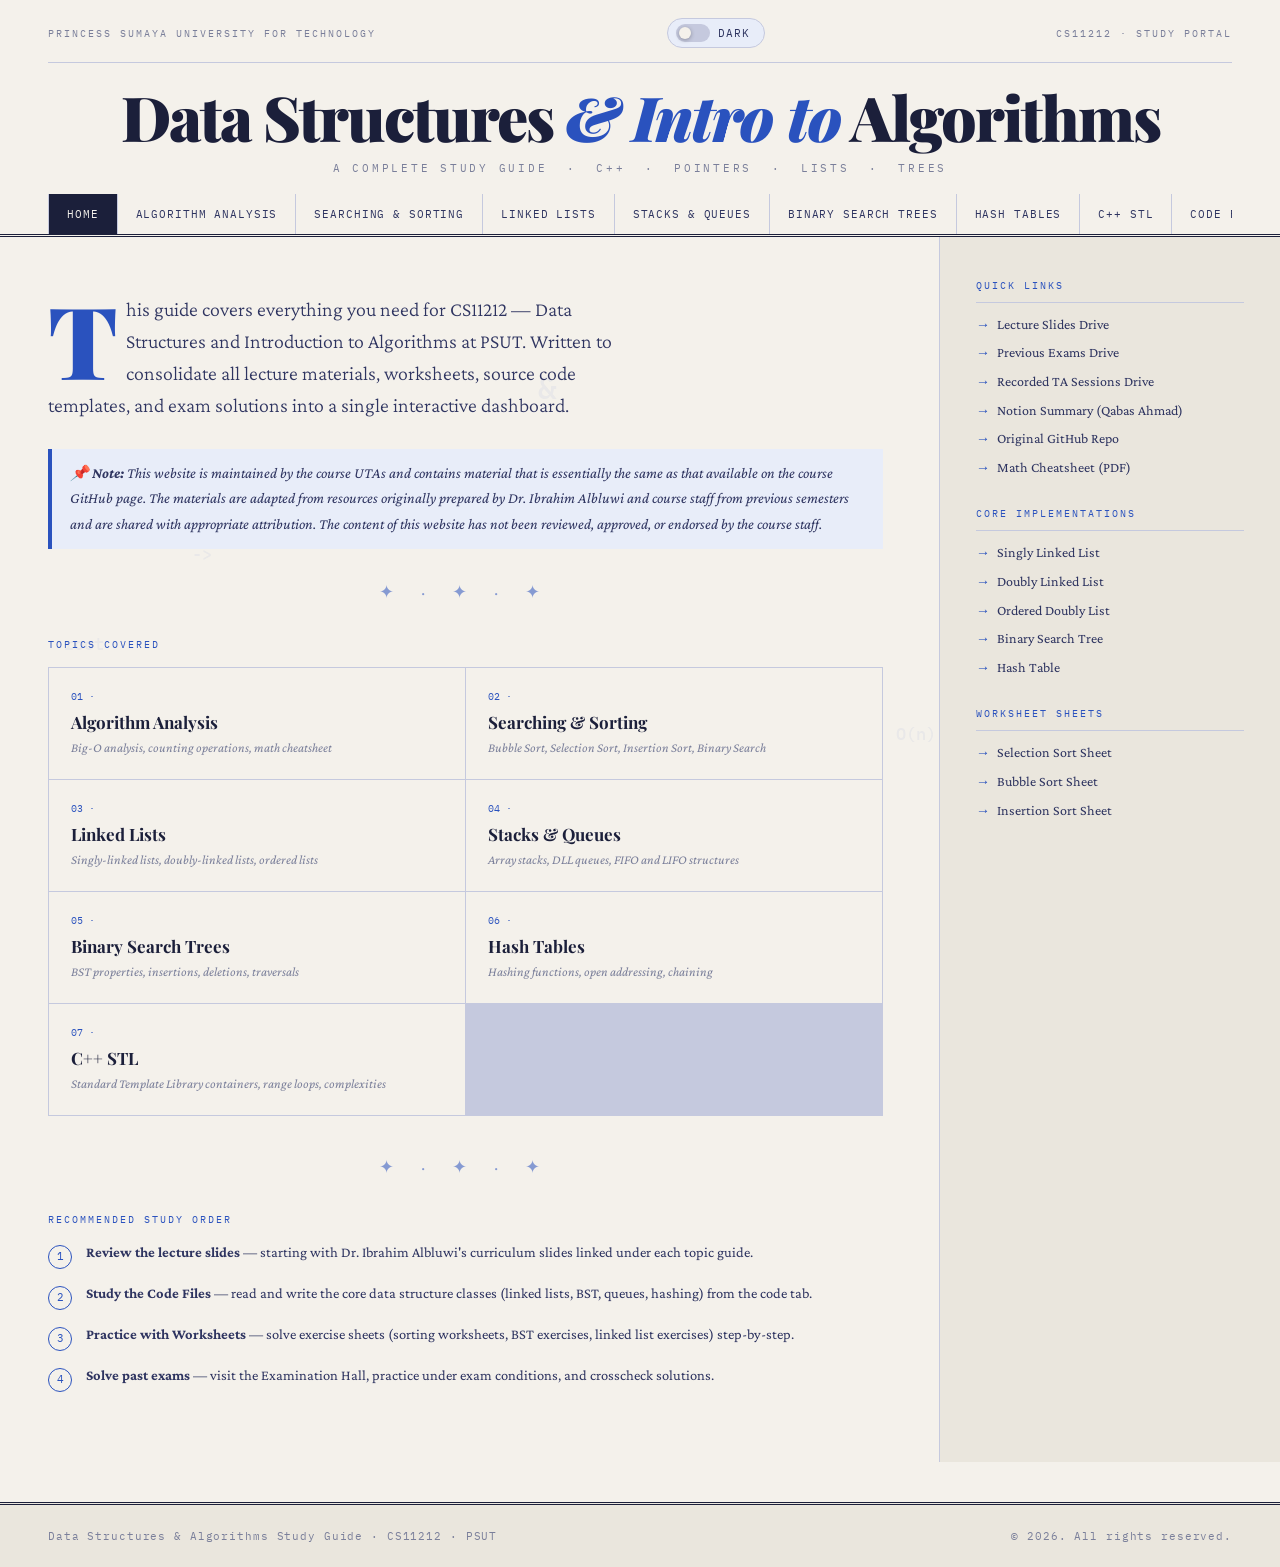
<file: index.html>
<!DOCTYPE html>
<html lang="en">

<head>
  <meta charset="UTF-8" />
  <meta name="viewport" content="width=device-width, initial-scale=1.0" />
  <title>Data Structures & Algorithms — CS11212</title>
  <meta name="description" content="A comprehensive interactive study guide and resource hub for PSUT's Data Structures and Introduction to Algorithms course." />
  <link
    href="https://fonts.googleapis.com/css2?family=Playfair+Display:ital,wght@0,700;0,900;1,700&family=Crimson+Pro:ital,wght@0,300;0,400;0,600;1,300;1,400&family=IBM+Plex+Mono:wght@400;500&display=swap"
    rel="stylesheet" />
  <style>
    /* ── LIGHT THEME (parchment cream + royal blue) ── */
    :root {
      --paper: #f4f1eb;
      --paper2: #eae6dd;
      --ink: #1b1f3a;
      --ink2: #2e3460;
      --muted: #7a7f9a;
      --rust: #2a52be;
      --rust-light: #b4c4f0;
      --rust-pale: #e8edf9;
      --border: #c5c9de;
      --code-bg: #0d1117;
      --code-text: #c9d1d9;
      --code-ln: #484f58;
      --code-kw: #ff7b72;
      --code-st: #a5d6a7;
      --code-nu: #ffa657;
      --code-fn: #79c0ff;
      --code-cm: #8b949e;
      --code-pp: #d2a8ff;
    }

    /* ── DARK THEME (deep navy + electric cyan) ── */
    html.dark {
      --paper: #0d1b2a;
      --paper2: #112240;
      --ink: #ccd6f6;
      --ink2: #a8b2d8;
      --muted: #637aad;
      --rust: #64ffda;
      --rust-light: #1d3d5c;
      --rust-pale: #0a192f;
      --border: #1e3a5f;
      --code-bg: #060f1a;
      --code-text: #ccd6f6;
      --code-ln: #334166;
      --code-kw: #ff79c6;
      --code-st: #50fa7b;
      --code-nu: #ffb86c;
      --code-fn: #64dfdf;
      --code-cm: #6272a4;
      --code-pp: #bd93f9;
    }

    *,
    *::before,
    *::after {
      box-sizing: border-box;
      margin: 0;
      padding: 0;
      transition: background-color 0.35s ease, color 0.35s ease, border-color 0.35s ease;
    }

    html {
      scroll-behavior: smooth;
    }

    body {
      background: var(--paper);
      color: var(--ink);
      font-family: 'Crimson Pro', Georgia, serif;
      font-size: 17px;
      line-height: 1.7;
      min-height: 100vh;
      position: relative;
    }

    body::before {
      content: "";
      position: fixed;
      top: 0;
      left: 0;
      width: 100%;
      height: 100%;
      background-image: url("https://www.transparenttextures.com/patterns/p6.png");
      opacity: 0.15;
      pointer-events: none;
      z-index: 2000;
    }

    .bg-symbols {
      position: fixed;
      top: 0;
      left: 0;
      width: 100%;
      height: 100%;
      z-index: -1;
      pointer-events: none;
      overflow: hidden;
    }

    .bg-sym {
      position: absolute;
      color: var(--rust);
      font-family: 'IBM Plex Mono', monospace;
      font-weight: 500;
      opacity: 0.05;
      user-select: none;
      animation: floatAround 60s linear infinite;
    }

    @keyframes floatAround {
      0% {
        transform: translate(0, 0) rotate(0deg);
      }
      25% {
        transform: translate(50px, 100px) rotate(90deg);
      }
      50% {
        transform: translate(100px, 50px) rotate(180deg);
      }
      75% {
        transform: translate(50px, -50px) rotate(270deg);
      }
      100% {
        transform: translate(0, 0) rotate(360deg);
      }
    }

    .masthead {
      border-bottom: 3px double var(--ink);
      padding: 0 48px;
      background: var(--paper);
    }

    .masthead-top {
      display: flex;
      align-items: center;
      justify-content: space-between;
      padding: 18px 0 14px;
      border-bottom: 1px solid var(--border);
    }

    .masthead-kicker,
    .masthead-issue {
      font-family: 'IBM Plex Mono', monospace;
      font-size: 10px;
      letter-spacing: 0.2em;
      text-transform: uppercase;
      color: var(--muted);
    }

    .masthead-title {
      text-align: center;
      padding: 20px 0 16px;
    }

    .masthead-title h1 {
      font-family: 'Playfair Display', Georgia, serif;
      font-size: clamp(32px, 5.5vw, 62px);
      font-weight: 900;
      letter-spacing: -2px;
      line-height: 1.1;
      color: var(--ink);
    }

    .masthead-title h1 em {
      font-style: italic;
      color: var(--rust);
    }

    .masthead-title .subtitle {
      font-family: 'IBM Plex Mono', monospace;
      font-size: 11px;
      letter-spacing: 0.25em;
      text-transform: uppercase;
      color: var(--muted);
      margin-top: 8px;
    }

    .nav-strip {
      display: flex;
      overflow-x: auto;
      scrollbar-width: none;
    }

    .nav-strip::-webkit-scrollbar {
      display: none;
    }

    .nav-btn {
      font-family: 'IBM Plex Mono', monospace;
      font-size: 11px;
      letter-spacing: 0.08em;
      text-transform: uppercase;
      color: var(--ink2);
      padding: 13px 18px;
      border: none;
      background: none;
      cursor: pointer;
      border-right: 1px solid var(--border);
      white-space: nowrap;
      transition: all 0.2s;
      flex-shrink: 0;
      position: relative;
    }

    .nav-btn:first-child {
      border-left: 1px solid var(--border);
    }

    .nav-btn:hover {
      background: var(--rust-pale);
      color: var(--rust);
    }

    .nav-btn.active {
      background: var(--ink);
      color: var(--paper);
    }

    .page {
      display: none;
      animation: pgIn 0.4s cubic-bezier(0.16, 1, 0.3, 1);
    }

    .page.active {
      display: block;
    }

    @keyframes pgIn {
      from {
        opacity: 0;
        transform: translateY(8px)
      }
      to {
        opacity: 1;
        transform: translateY(0)
      }
    }

    @keyframes entryUp {
      from {
        opacity: 0;
        transform: translateY(12px)
      }
      to {
        opacity: 1;
        transform: translateY(0)
      }
    }

    /* HOME */
    .home-grid {
      display: grid;
      grid-template-columns: 1fr 340px;
      min-height: calc(100vh - 190px);
    }

    .home-main {
      padding: 56px 56px 56px 48px;
      border-right: 1px solid var(--border);
    }

    .home-side {
      padding: 40px 36px;
      background: var(--paper2);
    }

    .home-lede {
      font-size: 20px;
      line-height: 1.6;
      font-weight: 300;
      margin-bottom: 28px;
      color: var(--ink2);
      max-width: 600px;
    }

    .home-lede::first-letter {
      font-family: 'Playfair Display', serif;
      font-size: 5em;
      font-weight: 900;
      float: left;
      line-height: 0.72;
      margin-right: 8px;
      margin-top: 10px;
      color: var(--rust);
    }

    .ornament {
      text-align: center;
      color: var(--rust);
      font-size: 18px;
      letter-spacing: 12px;
      margin: 28px 0;
      opacity: 0.55;
    }

    .section-tag {
      font-family: 'IBM Plex Mono', monospace;
      font-size: 10px;
      letter-spacing: 0.2em;
      text-transform: uppercase;
      color: var(--rust);
      margin-bottom: 14px;
    }

    .topic-grid {
      display: grid;
      grid-template-columns: 1fr 1fr;
      gap: 1px;
      background: var(--border);
      border: 1px solid var(--border);
      margin-bottom: 36px;
    }

    .topic-cell {
      background: var(--paper);
      padding: 20px 22px;
      cursor: pointer;
      transition: all 0.3s cubic-bezier(0.25, 0.46, 0.45, 0.94);
      opacity: 0;
    }

    .page.active .topic-cell {
      animation: entryUp 0.6s ease both;
    }

    .topic-cell:hover {
      background: var(--paper2);
      transform: translateY(-4px);
      box-shadow: 0 8px 24px rgba(0, 0, 0, 0.05);
      border-color: var(--rust);
      z-index: 2;
    }

    .topic-cell:nth-child(1) { animation-delay: 0.05s; }
    .topic-cell:nth-child(2) { animation-delay: 0.1s; }
    .topic-cell:nth-child(3) { animation-delay: 0.15s; }
    .topic-cell:nth-child(4) { animation-delay: 0.2s; }
    .topic-cell:nth-child(5) { animation-delay: 0.25s; }
    .topic-cell:nth-child(6) { animation-delay: 0.3s; }
    .topic-cell:nth-child(7) { animation-delay: 0.35s; }

    .t-num {
      font-family: 'IBM Plex Mono', monospace;
      font-size: 10px;
      color: var(--rust);
      margin-bottom: 3px;
    }

    .t-name {
      font-family: 'Playfair Display', serif;
      font-size: 17px;
      font-weight: 700;
    }

    .t-desc {
      font-size: 13px;
      color: var(--muted);
      font-style: italic;
    }

    .how-step {
      display: flex;
      gap: 14px;
      margin-bottom: 14px;
      font-size: 14.5px;
      color: var(--ink2);
      line-height: 1.5;
    }

    .sc {
      width: 24px;
      height: 24px;
      border-radius: 50%;
      border: 1.5px solid var(--rust);
      color: var(--rust);
      font-family: 'IBM Plex Mono', monospace;
      font-size: 11px;
      display: flex;
      align-items: center;
      justify-content: center;
      flex-shrink: 0;
      margin-top: 3px;
    }

    .s-label {
      font-family: 'IBM Plex Mono', monospace;
      font-size: 10px;
      letter-spacing: 0.2em;
      text-transform: uppercase;
      color: var(--rust);
      padding-bottom: 8px;
      border-bottom: 1px solid var(--border);
      margin-bottom: 12px;
    }

    .s-links {
      list-style: none;
    }

    .s-links li {
      margin-bottom: 9px;
    }

    .s-links a {
      color: var(--ink2);
      text-decoration: none;
      font-size: 14px;
      display: flex;
      align-items: flex-start;
      gap: 7px;
      line-height: 1.4;
      transition: color 0.15s;
    }

    .s-links a:hover {
      color: var(--rust);
    }

    .s-links a::before {
      content: '→';
      color: var(--rust);
      flex-shrink: 0;
    }

    .s-sec {
      margin-bottom: 28px;
    }

    /* INNER */
    .inner {
      max-width: 1100px;
      margin: 0 auto;
      padding: 52px 48px;
    }

    .pg-head {
      margin-bottom: 36px;
      padding-bottom: 24px;
      border-bottom: 2px solid var(--ink);
      display: flex;
      align-items: flex-end;
      justify-content: space-between;
      gap: 20px;
    }

    .pg-cat {
      font-family: 'IBM Plex Mono', monospace;
      font-size: 10px;
      letter-spacing: 0.2em;
      text-transform: uppercase;
      color: var(--rust);
      margin-bottom: 8px;
    }

    .pg-title {
      font-family: 'Playfair Display', serif;
      font-size: clamp(26px, 4vw, 46px);
      font-weight: 900;
      letter-spacing: -1px;
      line-height: 1.05;
    }

    .pg-by {
      font-style: italic;
      color: var(--muted);
      font-size: 15px;
      margin-top: 5px;
    }

    .pg-icon {
      font-size: 52px;
      opacity: 0.75;
      flex-shrink: 0;
    }

    .two-col {
      display: grid;
      grid-template-columns: 1fr 280px;
      gap: 44px;
    }

    .study-step {
      display: grid;
      grid-template-columns: 32px 1fr;
      gap: 16px;
      margin-bottom: 22px;
      padding-bottom: 22px;
      border-bottom: 1px solid var(--border);
    }

    .study-step:last-child {
      border-bottom: none;
    }

    .sn {
      font-family: 'Playfair Display', serif;
      font-size: 26px;
      font-weight: 900;
      color: var(--rust);
      line-height: 1;
      padding-top: 3px;
    }

    .st-title {
      font-family: 'Crimson Pro', serif;
      font-size: 17px;
      font-weight: 600;
      margin-bottom: 7px;
    }

    .st-text {
      font-size: 15px;
      color: var(--ink2);
      margin-bottom: 10px;
    }

    .chips {
      display: flex;
      flex-wrap: wrap;
      gap: 6px;
      margin-top: 8px;
    }

    .chip {
      display: inline-flex;
      align-items: center;
      gap: 4px;
      padding: 4px 11px;
      border: 1px solid var(--border);
      border-radius: 2px;
      font-size: 12px;
      font-family: 'IBM Plex Mono', monospace;
      color: var(--ink2);
      text-decoration: none;
      background: var(--paper);
      transition: all 0.15s;
      cursor: pointer;
    }

    .chip:hover {
      background: var(--rust);
      color: var(--paper);
      border-color: var(--rust);
    }

    .pull {
      border-left: 4px solid var(--rust);
      padding: 12px 18px;
      margin: 20px 0;
      background: var(--rust-pale);
      font-style: italic;
      font-size: 15px;
      color: var(--ink2);
    }

    .pull a {
      color: var(--rust);
    }

    .sbox {
      background: var(--paper2);
      border: 1px solid var(--border);
      padding: 22px;
      margin-bottom: 20px;
    }

    .sbox-title {
      font-family: 'IBM Plex Mono', monospace;
      font-size: 10px;
      letter-spacing: 0.2em;
      text-transform: uppercase;
      color: var(--muted);
      margin-bottom: 12px;
      padding-bottom: 8px;
      border-bottom: 1px solid var(--border);
    }

    .sbox ul {
      list-style: none;
    }

    .sbox ul li {
      margin-bottom: 7px;
      font-size: 13.5px;
    }

    .sbox ul li strong {
      color: var(--rust);
    }

    /* CODE */
    .code-wrap {
      max-width: 1100px;
      margin: 0 auto;
      padding: 48px;
    }

    .file-tabs {
      display: flex;
      gap: 2px;
      flex-wrap: wrap;
      margin-bottom: 0;
    }

    .ftab {
      font-family: 'IBM Plex Mono', monospace;
      font-size: 11px;
      padding: 8px 13px;
      background: var(--paper2);
      border: 1px solid var(--border);
      border-bottom: none;
      cursor: pointer;
      color: var(--muted);
      transition: all 0.15s;
      border-radius: 3px 3px 0 0;
    }

    .ftab:hover {
      color: var(--ink);
    }

    .ftab.active {
      background: var(--code-bg);
      color: #e8c06e;
      border-color: var(--code-bg);
    }

    .editor {
      background: var(--code-bg);
      border: 1px solid #3a3530;
      border-radius: 0 4px 4px 4px;
      overflow: hidden;
    }

    .ebar {
      background: #2a2520;
      padding: 10px 16px;
      display: flex;
      align-items: center;
      justify-content: space-between;
      border-bottom: 1px solid #3a3530;
    }

    .edots {
      display: flex;
      gap: 6px;
    }

    .ed {
      width: 11px;
      height: 11px;
      border-radius: 50%;
    }

    .ed-r { background: #ff5f57; }
    .ed-y { background: #febc2e; }
    .ed-g { background: #28c840; }

    .efname {
      font-family: 'IBM Plex Mono', monospace;
      font-size: 12px;
      color: #8a7f6a;
    }

    .copybtn {
      font-family: 'IBM Plex Mono', monospace;
      font-size: 11px;
      padding: 4px 12px;
      background: transparent;
      border: 1px solid #3a3530;
      color: #8a7f6a;
      cursor: pointer;
      border-radius: 3px;
      transition: all 0.15s;
    }

    .copybtn:hover {
      color: #e8c06e;
      border-color: #e8c06e;
    }

    pre#cv {
      padding: 0;
      overflow-x: auto;
      font-family: 'IBM Plex Mono', monospace;
      font-size: 12.5px;
      line-height: 1.75;
      color: var(--code-text);
      max-height: 580px;
      scrollbar-width: thin;
      scrollbar-color: #3a3530 transparent;
      display: grid;
    }

    .line {
      display: flex;
      min-width: fit-content;
    }

    .line:hover {
      background: rgba(255, 255, 255, 0.03);
    }

    .ln {
      width: 44px;
      text-align: right;
      padding-right: 16px;
      color: var(--code-ln);
      user-select: none;
      border-right: 1px solid #3a3530;
      background: #2a2520;
      flex-shrink: 0;
    }

    .lc {
      padding-left: 16px;
      white-space: pre;
      flex-grow: 1;
    }

    /* SYNTAX HIGHLIGHTING CLASSES */
    .kw { color: var(--code-kw); font-weight: 500; }
    .cm { color: var(--code-cm); font-style: italic; }
    .st { color: var(--code-st); }
    .pp { color: var(--code-pp); }
    .nu { color: var(--code-nu); }
    .fn { color: var(--code-fn); }

    /* QUIZZES */
    .qgrid {
      display: grid;
      grid-template-columns: repeat(auto-fill, minmax(280px, 1fr));
      gap: 1px;
      background: var(--border);
      border: 1px solid var(--border);
      margin-bottom: 36px;
    }

    .qcard {
      background: var(--paper);
      padding: 26px;
      transition: all 0.3s cubic-bezier(0.25, 0.46, 0.45, 0.94);
      opacity: 0;
    }

    .page.active .qcard {
      animation: entryUp 0.6s ease both;
    }

    .qcard:hover {
      background: var(--paper2);
      transform: translateY(-4px);
      box-shadow: 0 8px 24px rgba(0, 0, 0, 0.05);
      z-index: 2;
    }

    .qgrid .qcard:nth-child(1) { animation-delay: 0.03s; }
    .qgrid .qcard:nth-child(2) { animation-delay: 0.06s; }
    .qgrid .qcard:nth-child(3) { animation-delay: 0.09s; }
    .qgrid .qcard:nth-child(4) { animation-delay: 0.12s; }
    .qgrid .qcard:nth-child(5) { animation-delay: 0.15s; }
    .qgrid .qcard:nth-child(6) { animation-delay: 0.18s; }

    .q-num {
      font-family: 'IBM Plex Mono', monospace;
      font-size: 10px;
      color: var(--rust);
      letter-spacing: 0.15em;
      margin-bottom: 5px;
    }

    .q-title {
      font-family: 'Playfair Display', serif;
      font-size: 19px;
      font-weight: 700;
      margin-bottom: 10px;
    }

    .qcard ul {
      list-style: none;
    }

    .qcard ul li {
      margin-bottom: 6px;
    }

    .qcard ul li a {
      font-size: 14px;
      color: var(--ink2);
      text-decoration: none;
      display: inline-flex;
      align-items: center;
      gap: 6px;
      transition: color 0.15s;
    }

    .qcard ul li a:hover {
      color: var(--rust);
    }

    .qcard ul li a::before {
      content: '→';
      color: var(--rust);
    }

    /* LINKS */
    .lcols {
      display: grid;
      grid-template-columns: repeat(3, 1fr);
      gap: 1px;
      background: var(--border);
      border: 1px solid var(--border);
      margin-bottom: 36px;
    }

    .lcol {
      background: var(--paper);
      padding: 26px;
    }

    .lcol-label {
      font-family: 'IBM Plex Mono', monospace;
      font-size: 10px;
      letter-spacing: 0.2em;
      text-transform: uppercase;
      color: var(--rust);
      margin-bottom: 14px;
      padding-bottom: 8px;
      border-bottom: 1px solid var(--border);
    }

    .lcol ul {
      list-style: none;
    }

    .lcol ul li {
      margin-bottom: 9px;
    }

    .lcol ul li a {
      font-size: 14px;
      color: var(--ink2);
      text-decoration: none;
      display: flex;
      align-items: flex-start;
      gap: 6px;
      line-height: 1.4;
      transition: color 0.15s;
    }

    .lcol ul li a:hover {
      color: var(--rust);
    }

    .lcol ul li a::before {
      content: '→';
      color: var(--rust);
      flex-shrink: 0;
    }

    footer {
      border-top: 3px double var(--ink);
      padding: 22px 48px;
      display: flex;
      justify-content: space-between;
      align-items: center;
      background: var(--paper2);
      font-family: 'IBM Plex Mono', monospace;
      font-size: 11px;
      color: var(--muted);
      letter-spacing: 0.08em;
      margin-top: 40px;
    }

    footer a {
      color: var(--rust);
      text-decoration: none;
    }

    /* TRACING TABLE */
    .tracing-table {
      width: 100%;
      border-collapse: collapse;
      margin: 20px 0;
      font-family: 'IBM Plex Mono', monospace;
      font-size: 13.5px;
    }

    .tracing-table th, .tracing-table td {
      border: 1px solid var(--border);
      padding: 10px 12px;
      text-align: left;
    }

    .tracing-table th {
      background: var(--paper2);
      color: var(--ink);
      font-weight: 500;
    }

    /* THEME TOGGLE */
    .theme-toggle {
      display: flex;
      align-items: center;
      gap: 8px;
      background: var(--rust-pale);
      border: 1.5px solid var(--border);
      border-radius: 999px;
      padding: 5px 14px 5px 8px;
      cursor: pointer;
      font-family: 'IBM Plex Mono', monospace;
      font-size: 11px;
      letter-spacing: 0.1em;
      color: var(--ink2);
      white-space: nowrap;
      flex-shrink: 0;
      transition: all 0.25s ease;
    }

    .theme-toggle:hover {
      background: var(--rust);
      color: var(--paper);
      border-color: var(--rust);
    }

    .toggle-track {
      width: 34px;
      height: 18px;
      background: var(--border);
      border-radius: 999px;
      position: relative;
      transition: background 0.3s ease;
      flex-shrink: 0;
    }

    html.dark .toggle-track {
      background: var(--rust);
    }

    .toggle-thumb {
      width: 12px;
      height: 12px;
      background: var(--paper);
      border-radius: 50%;
      position: absolute;
      top: 3px;
      left: 3px;
      transition: transform 0.3s cubic-bezier(0.34, 1.56, 0.64, 1);
      box-shadow: 0 1px 4px rgba(0,0,0,0.3);
    }

    html.dark .toggle-thumb {
      transform: translateX(16px);
    }

    @media(max-width:900px) {
      .masthead {
        padding: 0 20px;
      }
      .home-grid {
        grid-template-columns: 1fr;
      }
      .home-main {
        padding: 36px 22px;
      }
      .home-side {
        border-top: 1px solid var(--border);
        padding: 28px 22px;
      }
      .topic-grid {
        grid-template-columns: 1fr;
      }
      .inner {
        padding: 36px 22px;
      }
      .two-col {
        grid-template-columns: 1fr;
      }
      .code-wrap {
        padding: 28px 22px;
      }
      .lcols {
        grid-template-columns: 1fr;
      }
      footer {
        flex-direction: column;
        gap: 6px;
        text-align: center;
        padding: 18px 22px;
      }
    }
  </style>
</head>

<body onclick="void(0)">

  <!-- Floating particles inside header and background -->
  <div class="bg-symbols">
    <div class="bg-sym" style="top:10%; left:5%; animation-duration:45s;">[ ]</div>
    <div class="bg-sym" style="top:25%; left:85%; animation-duration:70s; font-size:40px;">*</div>
    <div class="bg-sym" style="top:60%; left:15%; animation-duration:55s;">-&gt;</div>
    <div class="bg-sym" style="top:80%; left:70%; animation-duration:80s;">O(n)</div>
    <div class="bg-sym" style="top:40%; left:42%; animation-duration:65s; font-size:32px;">&amp;</div>
    <div class="bg-sym" style="top:15%; left:60%; animation-duration:50s;">head</div>
    <div class="bg-sym" style="top:70%; left:5%; animation-duration:75s;">root</div>
    <div class="bg-sym" style="top:5%; left:45%; animation-duration:60s;">O(1)</div>
  </div>

  <header class="masthead">
    <div class="masthead-top">
      <span class="masthead-kicker">Princess Sumaya University for Technology</span>
      <button class="theme-toggle" id="themeToggle" onclick="toggleTheme()" aria-label="Toggle theme">
        <div class="toggle-track"><div class="toggle-thumb"></div></div>
        <span id="themeLabel">DARK</span>
      </button>
      <span class="masthead-issue">CS11212 · study portal</span>
    </div>
    <div class="masthead-title">
      <h1>Data Structures <em>&amp; Intro to</em> Algorithms</h1>
      <p class="subtitle">A Complete Study Guide &nbsp;·&nbsp; C++ &nbsp;·&nbsp; Pointers &nbsp;·&nbsp; Lists &nbsp;·&nbsp; Trees</p>
    </div>
    <nav>
      <div class="nav-strip">
        <button class="nav-btn active" onclick="nav('home',this)">Home</button>
        <button class="nav-btn" onclick="nav('analysis',this)">Algorithm Analysis</button>
        <button class="nav-btn" onclick="nav('sorting',this)">Searching &amp; Sorting</button>
        <button class="nav-btn" onclick="nav('lists',this)">Linked Lists</button>
        <button class="nav-btn" onclick="nav('stack_queue',this)">Stacks &amp; Queues</button>
        <button class="nav-btn" onclick="nav('bst',this)">Binary Search Trees</button>
        <button class="nav-btn" onclick="nav('hashing',this)">Hash Tables</button>
        <button class="nav-btn" onclick="nav('stl',this)">C++ STL</button>
        <button class="nav-btn" onclick="nav('code',this)">Code Files</button>
        <button class="nav-btn" onclick="nav('quizzes',this)">Examination Hall</button>
        <button class="nav-btn" onclick="nav('links',this)">All Links</button>
      </div>
    </nav>
  </header>

  <!-- HOME PAGE -->
  <div class="page active" id="page-home">
    <div class="home-grid">
      <div class="home-main">
        <p class="home-lede">This guide covers everything you need for CS11212 — Data Structures and Introduction to Algorithms at PSUT. Written to consolidate all lecture materials, worksheets, source code templates, and exam solutions into a single interactive dashboard.</p>
        <div class="pull">📌 <strong>Note:</strong> This website is maintained by the course UTAs and contains material that is essentially the same as that available on the course GitHub page. The materials are adapted from resources originally prepared by Dr. Ibrahim Albluwi and course staff from previous semesters and are shared with appropriate attribution. The content of this website has not been reviewed, approved, or endorsed by the course staff.</div>
        <div class="ornament">✦ · ✦ · ✦</div>
        <div class="section-tag">Topics Covered</div>
        <div class="topic-grid">
          <div class="topic-cell" onclick="nav('analysis',document.querySelectorAll('.nav-btn')[1])">
            <div class="t-num">01 ·</div>
            <div class="t-name">Algorithm Analysis</div>
            <div class="t-desc">Big-O analysis, counting operations, math cheatsheet</div>
          </div>
          <div class="topic-cell" onclick="nav('sorting',document.querySelectorAll('.nav-btn')[2])">
            <div class="t-num">02 ·</div>
            <div class="t-name">Searching &amp; Sorting</div>
            <div class="t-desc">Bubble Sort, Selection Sort, Insertion Sort, Binary Search</div>
          </div>
          <div class="topic-cell" onclick="nav('lists',document.querySelectorAll('.nav-btn')[3])">
            <div class="t-num">03 ·</div>
            <div class="t-name">Linked Lists</div>
            <div class="t-desc">Singly-linked lists, doubly-linked lists, ordered lists</div>
          </div>
          <div class="topic-cell" onclick="nav('stack_queue',document.querySelectorAll('.nav-btn')[4])">
            <div class="t-num">04 ·</div>
            <div class="t-name">Stacks &amp; Queues</div>
            <div class="t-desc">Array stacks, DLL queues, FIFO and LIFO structures</div>
          </div>
          <div class="topic-cell" onclick="nav('bst',document.querySelectorAll('.nav-btn')[5])">
            <div class="t-num">05 ·</div>
            <div class="t-name">Binary Search Trees</div>
            <div class="t-desc">BST properties, insertions, deletions, traversals</div>
          </div>
          <div class="topic-cell" onclick="nav('hashing',document.querySelectorAll('.nav-btn')[6])">
            <div class="t-num">06 ·</div>
            <div class="t-name">Hash Tables</div>
            <div class="t-desc">Hashing functions, open addressing, chaining</div>
          </div>
          <div class="topic-cell" onclick="nav('stl',document.querySelectorAll('.nav-btn')[7])">
            <div class="t-num">07 ·</div>
            <div class="t-name">C++ STL</div>
            <div class="t-desc">Standard Template Library containers, range loops, complexities</div>
          </div>
        </div>
        <div class="ornament">✦ · ✦ · ✦</div>
        <div class="section-tag">Recommended Study Order</div>
        <div class="how-step">
          <div class="sc">1</div>
          <div><strong>Review the lecture slides</strong> — starting with Dr. Ibrahim Albluwi's curriculum slides linked under each topic guide.</div>
        </div>
        <div class="how-step">
          <div class="sc">2</div>
          <div><strong>Study the Code Files</strong> — read and write the core data structure classes (linked lists, BST, queues, hashing) from the code tab.</div>
        </div>
        <div class="how-step">
          <div class="sc">3</div>
          <div><strong>Practice with Worksheets</strong> — solve exercise sheets (sorting worksheets, BST exercises, linked list exercises) step-by-step.</div>
        </div>
        <div class="how-step">
          <div class="sc">4</div>
          <div><strong>Solve past exams</strong> — visit the Examination Hall, practice under exam conditions, and crosscheck solutions.</div>
        </div>
      </div>
      <div class="home-side">
        <div class="s-sec">
          <div class="s-label">Quick Links</div>
          <ul class="s-links">
            <li><a href="https://drive.google.com/drive/folders/1pKm5KkEsBfC2UWBvvBaGgbt0QvtU3NaP" target="_blank">Lecture Slides Drive</a></li>
            <li><a href="https://drive.google.com/drive/folders/13e8MXoUnqkpg67tQXuThBoEF4IC6nV85" target="_blank">Previous Exams Drive</a></li>
            <li><a href="https://drive.google.com/drive/folders/1np1N5L2xEPgiIsUwXjIkdowQfpIBap5K" target="_blank">Recorded TA Sessions Drive</a></li>
            <li><a href="https://tiny-papyrus-3bc.notion.site/11212-Data-Structures-and-Introduction-to-Algorithms-8429dc92832d460fa82fa21278baa911?pvs=4" target="_blank">Notion Summary (Qabas Ahmad)</a></li>
            <li><a href="https://github.com/ialbluwi/psut-data-structures" target="_blank">Original GitHub Repo</a></li>
            <li><a href="https://drive.google.com/file/d/197IIsUG1I_Ys1rFXhi1l6QRuLahQwDoh" target="_blank">Math Cheatsheet (PDF)</a></li>
          </ul>
        </div>
        <div class="s-sec">
          <div class="s-label">Core Implementations</div>
          <ul class="s-links">
            <li><a href="#" onclick="nav('code',document.querySelectorAll('.nav-btn')[8]);ct('sll_comments');return false;">Singly Linked List</a></li>
            <li><a href="#" onclick="nav('code',document.querySelectorAll('.nav-btn')[8]);ct('dll_comments');return false;">Doubly Linked List</a></li>
            <li><a href="#" onclick="nav('code',document.querySelectorAll('.nav-btn')[8]);ct('ordered_dll');return false;">Ordered Doubly List</a></li>
            <li><a href="#" onclick="nav('code',document.querySelectorAll('.nav-btn')[8]);ct('bst');return false;">Binary Search Tree</a></li>
            <li><a href="#" onclick="nav('code',document.querySelectorAll('.nav-btn')[8]);ct('hash_table');return false;">Hash Table</a></li>
          </ul>
        </div>
        <div class="s-sec">
          <div class="s-label">Worksheet Sheets</div>
          <ul class="s-links">
            <li><a href="https://docs.google.com/document/d/1PFK_hDCkCq92s5yjkQOvukkTaA7aT17UYLYRUld4yjA" target="_blank">Selection Sort Sheet</a></li>
            <li><a href="https://docs.google.com/document/d/1KrBXubdPcXwfFM3R88OirCDm2pHZb0ff3Qyj6GUfdBQ" target="_blank">Bubble Sort Sheet</a></li>
            <li><a href="https://docs.google.com/document/d/19JQzSO_Lo37xYBLKE1lRYr2Jll_l1Pr_Nx34-lS-lsc" target="_blank">Insertion Sort Sheet</a></li>
          </ul>
        </div>
      </div>
    </div>
  </div>

  <!-- ALGORITHM ANALYSIS -->
  <div class="page" id="page-analysis">
    <div class="inner">
      <div class="pg-head">
        <div>
          <div class="pg-cat">Study Guide · 01</div>
          <h2 class="pg-title">Algorithm Analysis</h2>
          <p class="pg-by">Big-O complexity, counting operations, and growth of functions</p>
        </div>
        <div class="pg-icon">📈</div>
      </div>
      <div class="two-col">
        <div>
          <div class="study-step">
            <div class="sn">1</div>
            <div>
              <div class="st-title">Curriculum Slides &amp; Cheatsheets</div>
              <p class="st-text">Study the definition of Big-O, asymptotic notation, and standard growth curves.</p>
              <div class="chips">
                <a class="chip" href="https://drive.google.com/file/d/17l0dOvNT5tSNCrhB0xFHg-RQ6hcttQU-" target="_blank">📄 Analysis Slides</a>
                <a class="chip" href="https://drive.google.com/file/d/197IIsUG1I_Ys1rFXhi1l6QRuLahQwDoh" target="_blank">📄 Math Cheatsheet (PDF)</a>
              </div>
            </div>
          </div>
          <div class="study-step">
            <div class="sn">2</div>
            <div>
              <div class="st-title">Practice Worksheets</div>
              <p class="st-text">Solve the primary worksheet containing trace tables, loop analysis, and math summations.</p>
              <div class="chips">
                <a class="chip" href="https://drive.google.com/file/d/13y1PejyoEpSdo5xig_6Pmy9lClzZpfBu" target="_blank">📝 Analysis Exercises</a>
              </div>
            </div>
          </div>
          <div class="study-step">
            <div class="sn">3</div>
            <div>
              <div class="st-title">Past Quizzes</div>
              <div class="chips">
                <a class="chip" href="https://drive.google.com/file/d/15KJRlGxRWHOZtGiXPAuvhYFbnvDbG9Lg/view" target="_blank">📝 Spring 23 Q1 (v1)</a>
                <a class="chip" href="https://drive.google.com/file/d/1d-7KF36tC0--v9uXJL3Z8exTb2hylnwi/view" target="_blank">🔑 Solution v1</a>
                <a class="chip" href="https://drive.google.com/file/d/1GqrOIUzCFKiLfSmxhxOaZWy8F7DV5Gnv/view" target="_blank">📝 Spring 23 Q1 (v2)</a>
                <a class="chip" href="https://drive.google.com/file/d/1KjnxMsh_srmJ2uewSbaEO1dF9DxqUEST/view" target="_blank">🔑 Solution v2</a>
                <a class="chip" href="https://drive.google.com/file/d/1hTrWPT-yTUpzOsLdYCqze48ANMASggBC/view" target="_blank">📝 Spring 23 Q1 (v3)</a>
                <a class="chip" href="https://drive.google.com/file/d/1VGoGhKxJRs6gDwiuz7e0_3VtUOj8G98R/view" target="_blank">🔑 Solution v3</a>
              </div>
              <div class="chips" style="margin-top:8px;">
                <a class="chip" href="https://drive.google.com/file/d/1GM1v2eFKnOmzaXQCNL968Zk-ku6B5Vjk/view" target="_blank">📝 Spring 22 Q1</a>
                <a class="chip" href="https://drive.google.com/file/d/1qBTcIUQmuqfRNnEq6uMUwDQGvdfVuno6/view" target="_blank">🔑 Solution</a>
                <a class="chip" href="https://drive.google.com/file/d/14rF4Ja6LeNZg_vgWpnZ30KN852PIBEX5/view" target="_blank">📝 Fall 22 Q1 (v1)</a>
                <a class="chip" href="https://drive.google.com/file/d/1WD4ZacXnSZYIoc5jkKE_OQPstLt_QaLK/view" target="_blank">🔑 Solution v1</a>
                <a class="chip" href="https://drive.google.com/file/d/1xRFps2EfcCu3MvXYEy96Su1ArUvCf9sA/view" target="_blank">📝 Fall 22 Q1 (v2)</a>
                <a class="chip" href="https://drive.google.com/file/d/1-iu5Qf7H4Ak5_v9F4OaoTuQNfMqC1xpz/view" target="_blank">🔑 Solution v2</a>
              </div>
            </div>
          </div>
          <div class="study-step">
            <div class="sn">4</div>
            <div>
              <div class="st-title">Midterm Questions</div>
              <div class="chips">
                <a class="chip" href="https://drive.google.com/file/d/1vpR-ErE-rOogbdpeoj2gxU0xqG5B2XXE/view" target="_blank">🔑 Spring 24 Mid — Q1</a>
                <a class="chip" href="https://drive.google.com/file/d/1ZDBgEq_-6c9EE40-BJ28IVPCliq64qQ5/view" target="_blank">📝 Fall 23 Mid — Q4</a>
                <a class="chip" href="https://drive.google.com/file/d/1KQOtgiGkMRCtZ1UREmBnkSfM-7TsYXEb/view" target="_blank">🔑 Solution</a>
                <a class="chip" href="https://drive.google.com/file/d/1nJui0DRtQ-2B6baLzgz5yASaCvtnL9eT/view" target="_blank">📝 Fall 22 First — Q1</a>
                <a class="chip" href="https://drive.google.com/file/d/14YsAGziZOqFDc40crCYj0pAkfAUY9wMb/view" target="_blank">🔑 Solution</a>
                <a class="chip" href="https://drive.google.com/file/d/1-f3Cn9s9qJGn0LVN4a268UyDiBexRouo/view" target="_blank">🔑 Spring 22 First — Q1</a>
                <a class="chip" href="https://drive.google.com/file/d/1dAMSwZIaUHxgv95D3pNuzg9Qh0bcr_UY/view" target="_blank">📝 Fall 21 Mid — Q1</a>
                <a class="chip" href="https://drive.google.com/file/d/1JJMzZyC2iNYfi3XsEUYSThoFLZ-pvitw/view" target="_blank">🔑 Solution</a>
              </div>
            </div>
          </div>
        </div>
        <div>
          <div class="sbox">
            <div class="sbox-title">Key Core Concepts</div>
            <ul>
              <li><strong>O(1)</strong> Constant time (independent of input size)</li>
              <li><strong>O(log n)</strong> Logarithmic time (binary search, BST heights)</li>
              <li><strong>O(n)</strong> Linear time (single loops, list scans)</li>
              <li><strong>O(n log n)</strong> Linearithmic time (heapsort, mergesort)</li>
              <li><strong>O(n²)</strong> Quadratic time (nested loops, bubble sort)</li>
            </ul>
          </div>
          <div class="pull">Need more exercises? Try checking the <a href="https://docs.google.com/document/d/1Eln96RuMHlePVwB3BgCIuSqlLDhR6-mvYqqlHxKpGcU/edit" target="_blank">Old Exams document</a> or check out student-generated answers in <a href="https://drive.google.com/drive/folders/1AZDzDTIBJIAKXb6o5SgMXMBceJcVp0gd" target="_blank">this folder</a>.</div>
        </div>
      </div>
    </div>
  </div>

  <!-- SEARCHING & SORTING -->
  <div class="page" id="page-sorting">
    <div class="inner">
      <div class="pg-head">
        <div>
          <div class="pg-cat">Study Guide · 02</div>
          <h2 class="pg-title">Searching &amp; Sorting</h2>
          <p class="pg-by">Linear &amp; Binary Search, Selection Sort, Bubble Sort, and Insertion Sort</p>
        </div>
        <div class="pg-icon">⚡</div>
      </div>
      <div class="two-col">
        <div>
          <div class="study-step">
            <div class="sn">1</div>
            <div>
              <div class="st-title">Slides &amp; Video Explanations</div>
              <div class="chips">
                <a class="chip" href="https://drive.google.com/file/d/1WdVifS5IhyhjgKRHumf9fUw5mwC1TDJU" target="_blank">📄 Search Slides</a>
                <a class="chip" href="https://drive.google.com/file/d/12xXSnvu9KP7n1QAiNO4nKslAr0Myv6A9/" target="_blank">📄 Sorting Slides (Full)</a>
                <a class="chip" href="https://drive.google.com/file/d/1e_VIPMUpYJxKL6tvSRhS9tet9tsTeDUQ/view?usp=sharing" target="_blank">📄 Sorting Slides (Short)</a>
                <a class="chip" href="https://drive.google.com/file/d/1VNFGeoSQi04xGBRpS6mXdLk_Ktgw8mdE/view?usp=share_link" target="_blank">▶ Advanced Exercises Explanations</a>
              </div>
            </div>
          </div>
          <div class="study-step">
            <div class="sn">2</div>
            <div>
              <div class="st-title">Worksheets &amp; Detailed Solutions</div>
              <div class="chips">
                <a class="chip" href="https://docs.google.com/document/d/1PFK_hDCkCq92s5yjkQOvukkTaA7aT17UYLYRUld4yjA" target="_blank">📝 Selection Sort Exercises</a>
                <a class="chip" href="https://docs.google.com/document/d/1iVeF7Xrv6psQvEpvfhsJnshfqeOiHm0b6o7q8unvszw" target="_blank">🔑 Solution</a>
                <a class="chip" href="https://docs.google.com/document/d/1KrBXubdPcXwfFM3R88OirCDm2pHZb0ff3Qyj6GUfdBQ" target="_blank">📝 Bubble Sort Exercises</a>
                <a class="chip" href="https://docs.google.com/document/d/1woKyVhQ65CvYBTjLVt5hzTZfMSNOLB7Pfz1e6Hg9L3Q" target="_blank">🔑 Solution</a>
                <a class="chip" href="https://docs.google.com/document/d/19JQzSO_Lo37xYBLKE1lRYr2Jll_l1Pr_Nx34-lS-lsc" target="_blank">📝 Insertion Sort Exercises</a>
                <a class="chip" href="https://docs.google.com/document/d/1ZhTBS8dUuZe404gel1JzQ3Q-hZDEECo_IU1pS9DJanQ" target="_blank">🔑 Solution</a>
              </div>
            </div>
          </div>
          <div class="study-step">
            <div class="sn">3</div>
            <div>
              <div class="st-title">Practice Trace Exercise</div>
              <p class="st-text">Trace the exact count of operations (Swaps and Data Compares - DCs). AssumeBubble Sort uses a swapped flag and Selection Sort avoids self-swapping.</p>
              <table class="tracing-table">
                <thead>
                  <tr>
                    <th>Input</th>
                    <th>Selection Sort</th>
                    <th>Insertion Sort</th>
                    <th>Bubble Sort</th>
                  </tr>
                </thead>
                <tbody>
                  <tr>
                    <td><code>1 2 3 4 5</code></td>
                    <td>Swaps = 0, DCs = 10</td>
                    <td>Shifts = 0, DCs = 4</td>
                    <td>Swaps = 0, DCs = 4</td>
                  </tr>
                  <tr>
                    <td><code>5 4 3 2 1</code></td>
                    <td>Swaps = 2, DCs = 10</td>
                    <td>Shifts = 10, DCs = 10</td>
                    <td>Swaps = 10, DCs = 10</td>
                  </tr>
                  <tr>
                    <td><code>5 1 2 3 4</code></td>
                    <td>Swaps = 4, DCs = 10</td>
                    <td>Shifts = 4, DCs = 8</td>
                    <td>Swaps = 4, DCs = 7</td>
                  </tr>
                </tbody>
              </table>
            </div>
          </div>
          <div class="study-step">
            <div class="sn">4</div>
            <div>
              <div class="st-title">Previous Exam Traces</div>
              <div class="chips">
                <a class="chip" href="https://drive.google.com/file/d/1dAMSwZIaUHxgv95D3pNuzg9Qh0bcr_UY/view" target="_blank">📝 Fall 21 Mid — Q4</a>
                <a class="chip" href="https://drive.google.com/file/d/1JJMzZyC2iNYfi3XsEUYSThoFLZ-pvitw/view" target="_blank">🔑 Solution</a>
                <a class="chip" href="https://drive.google.com/file/d/1nJui0DRtQ-2B6baLzgz5yASaCvtnL9eT/view" target="_blank">📝 Fall 22 First — Q2</a>
                <a class="chip" href="https://drive.google.com/file/d/14YsAGziZOqFDc40crCYj0pAkfAUY9wMb/view" target="_blank">🔑 Solution</a>
                <a class="chip" href="https://drive.google.com/file/d/1-f3Cn9s9qJGn0LVN4a268UyDiBexRouo/view" target="_blank">🔑 Spring 22 First — Q2</a>
                <a class="chip" href="https://drive.google.com/file/d/1iENXZOOyi0rZC3YnYxOJaBAHn1ZHYv1o" target="_blank">📝 Spring 23 First — Q2/4</a>
                <a class="chip" href="https://drive.google.com/file/d/1ctxDT7qqOfYFqHQTBdwMZvBNwVyC3EMe" target="_blank">🔑 Solution</a>
              </div>
            </div>
          </div>
        </div>
        <div>
          <div class="sbox">
            <div class="sbox-title">Complexity Reference</div>
            <ul>
              <li><strong>Selection Sort</strong><br/>Worst/Best: O(n²) comparisons, O(n) swaps.</li>
              <li><strong>Insertion Sort</strong><br/>Best: O(n) comparisons, worst: O(n²).</li>
              <li><strong>Bubble Sort</strong><br/>Best: O(n) checks (sorted), worst: O(n²).</li>
              <li><strong>Binary Search</strong><br/>Worst: O(log n), Best: O(1). Array must be sorted!</li>
            </ul>
          </div>
          <div class="pull">For extra questions, look at the <a href="https://docs.google.com/document/d/17SfDcoqVTrXCOfDPthRuwgHJCGsZWg3NGwCRDc56Vh8" target="_blank">Old Exams document</a>.</div>
        </div>
      </div>
    </div>
  </div>

  <!-- LINKED LISTS -->
  <div class="page" id="page-lists">
    <div class="inner">
      <div class="pg-head">
        <div>
          <div class="pg-cat">Study Guide · 03</div>
          <h2 class="pg-title">Linked Lists</h2>
          <p class="pg-by">Singly-linked lists (SLL) and Doubly-linked lists (DLL)</p>
        </div>
        <div class="pg-icon">🔗</div>
      </div>
      <div class="two-col">
        <div>
          <div class="study-step">
            <div class="sn">1</div>
            <div>
              <div class="st-title">Core Implementation Files</div>
              <p class="st-text">Ensure you can write the full implementations of Single and Doubly lists from scratch. Pay careful attention to boundary conditions (empty list, single element, inserts at head/tail).</p>
              <div class="chips">
                <span class="chip" onclick="nav('code',document.querySelectorAll('.nav-btn')[8]);ct('sll_comments')">💻 Singly List class</span>
                <span class="chip" onclick="nav('code',document.querySelectorAll('.nav-btn')[8]);ct('dll_comments')">💻 Doubly List class</span>
                <span class="chip" onclick="nav('code',document.querySelectorAll('.nav-btn')[8]);ct('ordered_dll')">💻 Ordered DLL class</span>
              </div>
            </div>
          </div>
          <div class="study-step">
            <div class="sn">2</div>
            <div>
              <div class="st-title">Programming Worksheets</div>
              <p class="st-text">Practice solving Linked List programming questions (exercises 1-14). These are critical for midterms and finals.</p>
              <div class="chips">
                <a class="chip" href="exercises/list_exercises.html">📝 List Exercises (14 problems)</a>
              </div>
            </div>
          </div>
          <div class="study-step">
            <div class="sn">3</div>
            <div>
              <div class="st-title">Singly List Exam Questions</div>
              <div class="chips">
                <a class="chip" href="https://drive.google.com/file/d/1iENXZOOyi0rZC3YnYxOJaBAHn1ZHYv1o/view" target="_blank">📝 Spring 23 First — Q3</a>
                <a class="chip" href="https://drive.google.com/file/d/14YsAGziZOqFDc40crCYj0pAkfAUY9wMb/view" target="_blank">🔑 Solution</a>
                <a class="chip" href="https://drive.google.com/file/d/1nJui0DRtQ-2B6baLzgz5yASaCvtnL9eT/view" target="_blank">📝 Fall 22 First — Q3</a>
                <a class="chip" href="https://drive.google.com/file/d/1ctxDT7qqOfYFqHQTBdwMZvBNwVyC3EMe/view" target="_blank">🔑 Solution</a>
                <a class="chip" href="https://drive.google.com/file/d/1-f3Cn9s9qJGn0LVN4a268UyDiBexRouo/view" target="_blank">🔑 Spring 22 First — Q3 Solution</a>
                <a class="chip" href="https://drive.google.com/file/d/1dAMSwZIaUHxgv95D3pNuzg9Qh0bcr_UY/view" target="_blank">📝 Fall 21 Mid — Q3.A/B</a>
                <a class="chip" href="https://drive.google.com/file/d/1JJMzZyC2iNYfi3XsEUYSThoFLZ-pvitw/view" target="_blank">🔑 Solution</a>
              </div>
            </div>
          </div>
          <div class="study-step">
            <div class="sn">4</div>
            <div>
              <div class="st-title">Doubly List Exam Questions</div>
              <div class="chips">
                <a class="chip" href="https://drive.google.com/file/d/1caBxJHxHRAk1k-fz-fDn51XMe-ds1Cg0/view" target="_blank">🔑 Fall 22 Second — Q2 Solution</a>
                <a class="chip" href="https://drive.google.com/file/d/1B2wwtuXLiJjhmAHoVMnpWm2kEAx9GpOF/view" target="_blank">🔑 Spring 22 Second — Q1 Solution</a>
                <a class="chip" href="https://drive.google.com/file/d/1dAMSwZIaUHxgv95D3pNuzg9Qh0bcr_UY/view" target="_blank">📝 Fall 21 Mid — Q3.C</a>
                <a class="chip" href="https://drive.google.com/file/d/1JJMzZyC2iNYfi3XsEUYSThoFLZ-pvitw/view" target="_blank">🔑 Solution</a>
              </div>
            </div>
          </div>
        </div>
        <div>
          <div class="sbox">
            <div class="sbox-title">Gotchas &amp; Rules</div>
            <ul>
              <li>Always check if <code>head == nullptr</code> first!</li>
              <li>When deleting the last node, update both head and tail references to <code>nullptr</code>.</li>
              <li>In doubly-linked lists, remember to link <code>node->next->prev = node</code> (avoid Null Pointer Dereference!).</li>
            </ul>
          </div>
          <div class="pull">Prefer tracing code on paper first. Solving lists requires a solid drawing of nodes and pointers. Check <a href="https://docs.google.com/document/d/15BVMhjwFnGattwKcs6xEZKDmKR7CzMbF-gSj-buPzY4/edit" target="_blank">Old list exams</a>.</div>
        </div>
      </div>
    </div>
  </div>

  <!-- STACKS & QUEUES -->
  <div class="page" id="page-stack_queue">
    <div class="inner">
      <div class="pg-head">
        <div>
          <div class="pg-cat">Study Guide · 04</div>
          <h2 class="pg-title">Stacks &amp; Queues</h2>
          <p class="pg-by">Abstract Data Types: LIFO and FIFO implementations</p>
        </div>
        <div class="pg-icon">📥</div>
      </div>
      <div class="two-col">
        <div>
          <div class="study-step">
            <div class="sn">1</div>
            <div>
              <div class="st-title">Curriculum Slides</div>
              <div class="chips">
                <a class="chip" href="https://drive.google.com/file/d/19-77mLPaoml67yXhG03oivqTIC5y8oEX" target="_blank">📄 Stacks &amp; Queues Slides</a>
              </div>
            </div>
          </div>
          <div class="study-step">
            <div class="sn">2</div>
            <div>
              <div class="st-title">Implementation Files</div>
              <p class="st-text">Inspect array-based and doubly-linked-list implementations of both ADTs.</p>
              <div class="chips">
                <span class="chip" onclick="nav('code',document.querySelectorAll('.nav-btn')[8]);ct('stack_array')">💻 Stack Array</span>
                <span class="chip" onclick="nav('code',document.querySelectorAll('.nav-btn')[8]);ct('stack_dll')">💻 Stack DLL</span>
                <span class="chip" onclick="nav('code',document.querySelectorAll('.nav-btn')[8]);ct('queue_array')">💻 Queue Array</span>
                <span class="chip" onclick="nav('code',document.querySelectorAll('.nav-btn')[8]);ct('queue_dll')">💻 Queue DLL</span>
                <span class="chip" onclick="nav('code',document.querySelectorAll('.nav-btn')[8]);ct('stack_queue')">💻 Driver Test</span>
              </div>
            </div>
          </div>
          <div class="study-step">
            <div class="sn">3</div>
            <div>
              <div class="st-title">Practice Worksheets</div>
              <div class="chips">
                <a class="chip" href="exercises/stacks_queues_exercises.html">📝 Stacks &amp; Queues Exercises (5 problems)</a>
              </div>
            </div>
          </div>
          <div class="study-step">
            <div class="sn">4</div>
            <div>
              <div class="st-title">Previous Exam Questions</div>
              <div class="chips">
                <a class="chip" href="https://drive.google.com/file/d/1caBxJHxHRAk1k-fz-fDn51XMe-ds1Cg0/view" target="_blank">🔑 Fall 22 Second — Q1 Solution</a>
                <a class="chip" href="https://drive.google.com/file/d/1B2wwtuXLiJjhmAHoVMnpWm2kEAx9GpOF/view" target="_blank">🔑 Spring 22 Second — Q2 Solution</a>
                <a class="chip" href="https://drive.google.com/file/d/1dAMSwZIaUHxgv95D3pNuzg9Qh0bcr_UY/view" target="_blank">📝 Fall 21 Mid — Q2</a>
                <a class="chip" href="https://drive.google.com/file/d/1JJMzZyC2iNYfi3XsEUYSThoFLZ-pvitw/view" target="_blank">🔑 Solution</a>
                <a class="chip" href="https://drive.google.com/file/d/1tjQJ4rxh3BNF0yc0lvceFv3DuwS_XAdX/view" target="_blank">📝 Fall 21 Final — Q5</a>
                <a class="chip" href="https://drive.google.com/file/d/1fDMaAQVWAao2sVxTA-YpLZpCRLkpmlyK/view" target="_blank">📝 Spring 22 Final — Q5</a>
              </div>
            </div>
          </div>
        </div>
        <div>
          <div class="sbox">
            <div class="sbox-title">Array Queue: Circular Modulo</div>
            <p style="font-size:14px;color:var(--ink2)">When writing a Queue using an array, we avoid element-shifting by using a <strong>circular array</strong>. The indexes wrap around using modulo:</p>
            <p style="font-family:'IBM Plex Mono',monospace;font-size:12.5px;color:var(--rust);margin:8px 0;">rear = (rear + 1) % capacity;</p>
            <p style="font-size:14px;color:var(--ink2)">This ensures O(1) push and pop!</p>
          </div>
        </div>
      </div>
    </div>
  </div>

  <!-- BINARY SEARCH TREES -->
  <div class="page" id="page-bst">
    <div class="inner">
      <div class="pg-head">
        <div>
          <div class="pg-cat">Study Guide · 05</div>
          <h2 class="pg-title">Binary Search Trees</h2>
          <p class="pg-by">Tree structure, traversals (pre/in/post-order), insertion, and deletion</p>
        </div>
        <div class="pg-icon">🌲</div>
      </div>
      <div class="two-col">
        <div>
          <div class="study-step">
            <div class="sn">1</div>
            <div>
              <div class="st-title">Curriculum Slides</div>
              <div class="chips">
                <a class="chip" href="https://drive.google.com/file/d/1TcKI5HOjJOk5t0Z07txprVguHT6KtAp3/view?usp=sharing" target="_blank">📄 Tree Properties &amp; Definitions</a>
                <a class="chip" href="https://drive.google.com/file/d/1YPTDM4HdVG9to-uCvjfE8V1ObwCwuc5H/view?usp=sharing" target="_blank">📄 Insertion, Deletion, Rebalancing</a>
                <a class="chip" href="https://drive.google.com/file/d/1fruIlAlGngGH0VZ9pGfoXCkrql9Obsrz/view?usp=sharing" target="_blank">📄 Tree Traversals</a>
              </div>
            </div>
          </div>
          <div class="study-step">
            <div class="sn">2</div>
            <div>
              <div class="st-title">Code Implementations</div>
              <p class="st-text">BST uses recursive helper functions (with a node pointer) to complete insertions, lookups, and deletions.</p>
              <div class="chips">
                <span class="chip" onclick="nav('code',document.querySelectorAll('.nav-btn')[8]);ct('bst')">💻 bst.h Header Template</span>
                <span class="chip" onclick="nav('code',document.querySelectorAll('.nav-btn')[8]);ct('bst_driver')">💻 bst.cpp Driver</span>
              </div>
            </div>
          </div>
          <div class="study-step">
            <div class="sn">3</div>
            <div>
              <div class="st-title">Comprehensive Programming Worksheets</div>
              <p class="st-text">A large file containing 14 detailed recursive tree exercises (counts, leaf nodes, heights, depths, balanced checks) with solutions.</p>
              <div class="chips">
                <a class="chip" href="exercises/bst_exercises.html">📝 BST Exercises (14 problems)</a>
              </div>
            </div>
          </div>
        </div>
        <div>
          <div class="sbox">
            <div class="sbox-title">Key BST Rules</div>
            <ul>
              <li><strong>Search Time:</strong> Worst: O(n) (unbalanced/chains), Average: O(log n).</li>
              <li><strong>In-Order Traversal:</strong> Recursively visits (Left, Node, Right). Prints BST elements in sorted order!</li>
              <li><strong>Pre-Order:</strong> (Node, Left, Right).</li>
              <li><strong>Post-Order:</strong> (Left, Right, Node).</li>
            </ul>
          </div>
        </div>
      </div>
    </div>
  </div>

  <!-- HASH TABLES -->
  <div class="page" id="page-hashing">
    <div class="inner">
      <div class="pg-head">
        <div>
          <div class="pg-cat">Study Guide · 06</div>
          <h2 class="pg-title">Hash Tables</h2>
          <p class="pg-by">Hash functions, Open Addressing (Linear, Quadratic, Double), and Chaining</p>
        </div>
        <div class="pg-icon">🔑</div>
      </div>
      <div class="two-col">
        <div>
          <div class="study-step">
            <div class="sn">1</div>
            <div>
              <div class="st-title">Slides &amp; Hashing Code</div>
              <div class="chips">
                <a class="chip" href="https://drive.google.com/file/d/1Eka4poNVMNgdTKyUk06OUP2ufTFqCc3P" target="_blank">📄 Hashing Slides</a>
                <span class="chip" onclick="nav('code',document.querySelectorAll('.nav-btn')[8]);ct('hash_table')">💻 hash_table.h</span>
                <span class="chip" onclick="nav('code',document.querySelectorAll('.nav-btn')[8]);ct('hashing')">💻 hashing.cpp driver</span>
              </div>
            </div>
          </div>
          <div class="study-step">
            <div class="sn">2</div>
            <div>
              <div class="st-title">Practice Worksheets</div>
              <div class="chips">
                <a class="chip" href="exercises/hashing_exercises.html">📝 Hashing Exercises (6 problems)</a>
              </div>
            </div>
          </div>
          <div class="study-step">
            <div class="sn">3</div>
            <div>
              <div class="st-title">Previous Quizzes</div>
              <div class="chips">
                <a class="chip" href="https://drive.google.com/file/d/1oH-VdAmpE25kuJrlwqEl5TPdkB61hPbn/view" target="_blank">📝 Spring 24 Quiz v1</a>
                <a class="chip" href="https://drive.google.com/file/d/1B8ZgQDJUyUvUXNhJEAEUbj9r7nEWieQv/view" target="_blank">📝 Spring 24 Quiz v2</a>
                <a class="chip" href="https://drive.google.com/file/d/1ss2c0LAm5NByE3d5pOvbB0BdOwUwIBmQ/view" target="_blank">📝 Spring 24 Quiz v3</a>
                <a class="chip" href="https://drive.google.com/file/d/1E9x_J99ty3ANBWLesOKMOv_7YPZrYYP3/view" target="_blank">📝 Spring 23 Quiz</a>
                <a class="chip" href="https://drive.google.com/file/d/1hYRHIG0DVBMOqLZ0Uz6I13abt2Gx41Np/view" target="_blank">📝 Spring 22 Quiz</a>
                <a class="chip" href="https://drive.google.com/file/d/1o3nelIrRtZVeyyn-gCP0vDypc5PCkdV7/view" target="_blank">🔑 Solution</a>
                <a class="chip" href="https://drive.google.com/file/d/1h5AZYQmhHByPt-aDn3L7dd0ruNcx-1F9/view" target="_blank">📝 Fall 22 Quiz</a>
                <a class="chip" href="https://drive.google.com/file/d/1nuzN4j00amtq3kY7OBYWW4SmS-kfadFS/view" target="_blank">🔑 Solution</a>
              </div>
            </div>
          </div>
          <div class="study-step">
            <div class="sn">4</div>
            <div>
              <div class="st-title">Final Exam Hashing Problems</div>
              <div class="chips">
                <a class="chip" href="https://drive.google.com/file/d/1t-8ksGqoDyUqZObUttzNpwtTlGbkyuCA/view" target="_blank">📝 Spring 24 Final — Q5</a>
                <a class="chip" href="https://drive.google.com/file/d/1fDMaAQVWAao2sVxTA-YpLZpCRLkpmlyK/view" target="_blank">🔑 Spring 22 Final — Q3 Solution</a>
                <a class="chip" href="https://drive.google.com/file/d/1tjQJ4rxh3BNF0yc0lvceFv3DuwS_XAdX/view" target="_blank">📝 Fall 21 Final — Q3</a>
                <a class="chip" href="https://docs.google.com/document/d/1I78yeQT96KixfW1wt7lDs4JmdTYzrPoU/edit" target="_blank">📝 Spring 16 Final — Q3</a>
                <a class="chip" href="https://docs.google.com/document/d/11ih6C_KjqXGQR17dkYJ_3bFaNy53kdKQ/edit" target="_blank">📝 Spring 15 Final — Q4</a>
              </div>
            </div>
          </div>
        </div>
        <div>
          <div class="sbox">
            <div class="sbox-title">Collision Resolution</div>
            <p style="font-size:14px;color:var(--ink2)">When two keys hash to the same cell:</p>
            <ul style="margin-top:8px;">
              <li><strong>Linear Probing:</strong> Check cell <code>(h(k)+i) % size</code>.</li>
              <li><strong>Quadratic Probing:</strong> Check cell <code>(h(k)+i²) % size</code>.</li>
              <li><strong>Double Hashing:</strong> Check cell <code>(h1(k) + i*h2(k)) % size</code>.</li>
              <li><strong>Chaining:</strong> Each table index points to a linked list of collided nodes.</li>
            </ul>
          </div>
          <div class="pull">For old hash tables exams check out <a href="https://drive.google.com/drive/folders/1O3Zc8d6lGQAHaLSvcWwgWqyIYWB_boBn" target="_blank">this archive directory</a>.</div>
        </div>
      </div>
    </div>
  </div>

  <!-- C++ STL -->
  <div class="page" id="page-stl">
    <div class="inner">
      <div class="pg-head">
        <div>
          <div class="pg-cat">Study Guide · 07</div>
          <h2 class="pg-title">C++ Standard Template Library</h2>
          <p class="pg-by">STL Vectors, Lists, Sets, Maps, Stacks, and range-based loops</p>
        </div>
        <div class="pg-icon">📦</div>
      </div>
      <div class="two-col">
        <div>
          <div class="study-step">
            <div class="sn">1</div>
            <div>
              <div class="st-title">STL Video Overview</div>
              <p class="st-text">Watch these detailed recordings illustrating iterators, vectors, and library functions.</p>
              <div class="chips">
                <a class="chip" href="https://drive.google.com/file/d/1UzGUJo0SoTqdrPRJxI5pek5DaFIErchI/view" target="_blank">▶ Core STL Video (Aya Tell)</a>
                <a class="chip" href="https://drive.google.com/file/d/1dywBBjQJd7yDoEGd8fcMfNgf6Pg5nLvX/view?usp=drive_link" target="_blank">▶ Advanced STL Video (Iterators &amp; Algos)</a>
                <span class="chip" onclick="nav('code',document.querySelectorAll('.nav-btn')[8]);ct('stl')">💻 STL.cpp source code</span>
              </div>
            </div>
          </div>
          <div class="study-step">
            <div class="sn">2</div>
            <div>
              <div class="st-title">STL Container Reference Sheets</div>
              
              <div class="sbox" style="margin-top:12px;">
                <div class="sbox-title">std::vector (Dynamic Array)</div>
                <p class="st-text">Constant-time tail inserts. Slow front inserts (requires shifting elements).</p>
                <pre style="background:var(--code-bg);color:var(--code-text);padding:10px;font-size:12.5px;font-family:monospace;border-radius:4px;">
#include &lt;vector&gt;
vector&lt;int&gt; v;
v.push_back(10); // adds 10 to tail
v.pop_back();    // removes tail
int size = v.size();
int x = v[0];    // O(1) random access</pre>
              </div>

              <div class="sbox">
                <div class="sbox-title">std::set (Red-Black Tree)</div>
                <p class="st-text">A collection of sorted, unique keys. Implemented as a balanced BST.</p>
                <pre style="background:var(--code-bg);color:var(--code-text);padding:10px;font-size:12.5px;font-family:monospace;border-radius:4px;">
#include &lt;set&gt;
set&lt;string&gt; s;
s.insert("Ahmad"); // O(log n)
s.erase("Ahmad");  // O(log n)
if (s.count("Ahmad")) { // checks presence (1/0)
    // found
}</pre>
              </div>

              <div class="sbox">
                <div class="sbox-title">std::map (Key-Value Balanced BST)</div>
                <p class="st-text">Associates unique keys to values. Node searches compare keys.</p>
                <pre style="background:var(--code-bg);color:var(--code-text);padding:10px;font-size:12.5px;font-family:monospace;border-radius:4px;">
#include &lt;map&gt;
map&lt;string, int&gt; m;
m["Amman"] = 4000000;
m.erase("Amman"); // O(log n)
for (pair&lt;string, int&gt; p : m) {
    cout &lt;&lt; p.first &lt;&lt; " : " &lt;&lt; p.second &lt;&lt; endl;
}</pre>
              </div>
            </div>
          </div>
          <div class="study-step">
            <div class="sn">3</div>
            <div>
              <div class="st-title">Range-Based Loop Iteration</div>
              <p class="st-text">Iterating through <code>std::set</code> and <code>std::map</code> yields items sorted by key.</p>
              <pre style="background:var(--code-bg);color:var(--code-text);padding:10px;font-size:12.5px;font-family:monospace;border-radius:4px;">
// Iterating over set:
for (int num : my_set) {
    cout &lt;&lt; num &lt;&lt; " ";
}

// Iterating over map:
for (pair&lt;string, int&gt; item : my_map) {
    cout &lt;&lt; item.first &lt;&lt; " has value " &lt;&lt; item.second;
}</pre>
            </div>
          </div>
        </div>
        <div>
          <div class="sbox">
            <div class="sbox-title">Complexity Reference</div>
            <table style="width:100%;font-size:12px;border-collapse:collapse;color:var(--ink2);">
              <thead>
                <tr style="border-bottom:1px solid var(--border)">
                  <th style="padding:4px">Class</th>
                  <th style="padding:4px">Insert</th>
                  <th style="padding:4px">Access</th>
                </tr>
              </thead>
              <tbody>
                <tr style="border-bottom:1px solid var(--border)">
                  <td style="padding:4px">vector</td>
                  <td style="padding:4px">O(1)*</td>
                  <td style="padding:4px">O(1)</td>
                </tr>
                <tr style="border-bottom:1px solid var(--border)">
                  <td style="padding:4px">list</td>
                  <td style="padding:4px">O(1)</td>
                  <td style="padding:4px">O(n)</td>
                </tr>
                <tr style="border-bottom:1px solid var(--border)">
                  <td style="padding:4px">set</td>
                  <td style="padding:4px">O(log n)</td>
                  <td style="padding:4px">O(log n)</td>
                </tr>
                <tr style="border-bottom:1px solid var(--border)">
                  <td style="padding:4px">map</td>
                  <td style="padding:4px">O(log n)</td>
                  <td style="padding:4px">O(log n)</td>
                </tr>
              </tbody>
            </table>
          </div>
        </div>
      </div>
    </div>
  </div>

  <!-- CODE VIEWER -->
  <div class="page" id="page-code">
    <div class="code-wrap">
      <div class="pg-head" style="border-bottom:2px solid var(--ink);margin-bottom:28px;">
        <div>
          <div class="pg-cat">Repository · C++ Files</div>
          <h2 class="pg-title">Interactive Code Viewer</h2>
        </div>
      </div>
      <div class="file-tabs" id="ftabs">
        <div class="ftab active" onclick="ct('sll_comments')" id="tab-sll_comments">int_sll_comments.h</div>
        <div class="ftab" onclick="ct('sll')" id="tab-sll">int_sll.h</div>
        <div class="ftab" onclick="ct('sll_test')" id="tab-sll_test">sll_test.cpp</div>
        <div class="ftab" onclick="ct('dll_comments')" id="tab-dll_comments">dll_comments.h</div>
        <div class="ftab" onclick="ct('dll')" id="tab-dll">dll.h</div>
        <div class="ftab" onclick="ct('ordered_dll')" id="tab-ordered_dll">ordered_dll.h</div>
        <div class="ftab" onclick="ct('dll_test')" id="tab-dll_test">dll_test.cpp</div>
        <div class="ftab" onclick="ct('stack_array')" id="tab-stack_array">stack_array.h</div>
        <div class="ftab" onclick="ct('stack_dll')" id="tab-stack_dll">stack_dll.h</div>
        <div class="ftab" onclick="ct('queue_array')" id="tab-queue_array">queue_array.h</div>
        <div class="ftab" onclick="ct('queue_dll')" id="tab-queue_dll">queue_dll.h</div>
        <div class="ftab" onclick="ct('stack_queue')" id="tab-stack_queue">stack_queue.cpp</div>
        <div class="ftab" onclick="ct('bst')" id="tab-bst">bst.h</div>
        <div class="ftab" onclick="ct('bst_driver')" id="tab-bst_driver">bst.cpp</div>
        <div class="ftab" onclick="ct('hash_table')" id="tab-hash_table">hash_table.h</div>
        <div class="ftab" onclick="ct('hashing')" id="tab-hashing">hashing.cpp</div>
        <div class="ftab" onclick="ct('stl')" id="tab-stl">STL.cpp</div>
        <div class="ftab" onclick="ct('array_list')" id="tab-array_list">ArrayList.cpp</div>
      </div>
      <div class="editor">
        <div class="ebar">
          <div class="edots">
            <div class="ed ed-r"></div>
            <div class="ed ed-y"></div>
            <div class="ed ed-g"></div>
          </div>
          <span class="efname" id="efname">int_sll_comments.h</span>
          <button class="copybtn" onclick="copyCode()">Copy</button>
        </div>
        <pre id="cv"></pre>
      </div>
      <div style="margin-top:14px;font-family:'IBM Plex Mono',monospace;font-size:11px;color:var(--muted);">All source files are compiled dynamically from the local repository directory.</div>
    </div>
  </div>

  <!-- EXAMINATION HALL -->
  <div class="page" id="page-quizzes">
    <div class="inner">
      <div class="pg-head">
        <div>
          <div class="pg-cat">Practice Material</div>
          <h2 class="pg-title">Examination Hall</h2>
          <p class="pg-by">Syllabus-aligned past papers, midterms, and finals</p>
        </div>
        <div class="pg-icon">📝</div>
      </div>
      
      <div class="section-tag" style="margin-bottom:14px;">Quizzes &amp; Worksheets by Topic</div>
      <div class="qgrid">
        <div class="qcard">
          <div class="q-num">Topic 01 ·</div>
          <div class="q-title">Algorithm Analysis Quizzes</div>
          <ul>
            <li><a href="https://drive.google.com/file/d/15KJRlGxRWHOZtGiXPAuvhYFbnvDbG9Lg/view" target="_blank">Spring 2023 Quiz (v1)</a></li>
            <li><a href="https://drive.google.com/file/d/1GqrOIUzCFKiLfSmxhxOaZWy8F7DV5Gnv/view" target="_blank">Spring 2023 Quiz (v2)</a></li>
            <li><a href="https://drive.google.com/file/d/1hTrWPT-yTUpzOsLdYCqze48ANMASggBC/view" target="_blank">Spring 2023 Quiz (v3)</a></li>
            <li><a href="https://drive.google.com/file/d/1GM1v2eFKnOmzaXQCNL968Zk-ku6B5Vjk/view" target="_blank">Spring 2022 Quiz</a></li>
            <li><a href="https://drive.google.com/file/d/14rF4Ja6LeNZg_vgWpnZ30KN852PIBEX5/view" target="_blank">Fall 2022 Quiz (v1)</a></li>
            <li><a href="https://drive.google.com/file/d/1xRFps2EfcCu3MvXYEy96Su1ArUvCf9sA/view" target="_blank">Fall 2022 Quiz (v2)</a></li>
          </ul>
        </div>
        <div class="qcard">
          <div class="q-num">Topic 02 ·</div>
          <div class="q-title">Sorting Worksheets</div>
          <ul>
            <li><a href="https://docs.google.com/document/d/1PFK_hDCkCq92s5yjkQOvukkTaA7aT17UYLYRUld4yjA" target="_blank">Selection Sort Worksheet</a></li>
            <li><a href="https://docs.google.com/document/d/1KrBXubdPcXwfFM3R88OirCDm2pHZb0ff3Qyj6GUfdBQ" target="_blank">Bubble Sort Worksheet</a></li>
            <li><a href="https://docs.google.com/document/d/19JQzSO_Lo37xYBLKE1lRYr2Jll_l1Pr_Nx34-lS-lsc" target="_blank">Insertion Sort Worksheet</a></li>
            <li><a href="https://drive.google.com/file/d/1VNFGeoSQi04xGBRpS6mXdLk_Ktgw8mdE/view" target="_blank">Advanced Sorting Video Solutions</a></li>
          </ul>
        </div>
        <div class="qcard">
          <div class="q-num">Topic 06 ·</div>
          <div class="q-title">Hash Table Quizzes</div>
          <ul>
            <li><a href="https://drive.google.com/file/d/1oH-VdAmpE25kuJrlwqEl5TPdkB61hPbn/view" target="_blank">Spring 24 Hashing (v1)</a></li>
            <li><a href="https://drive.google.com/file/d/1B8ZgQDJUyUvUXNhJEAEUbj9r7nEWieQv/view" target="_blank">Spring 24 Hashing (v2)</a></li>
            <li><a href="https://drive.google.com/file/d/1ss2c0LAm5NByE3d5pOvbB0BdOwUwIBmQ/view" target="_blank">Spring 24 Hashing (v3)</a></li>
            <li><a href="https://drive.google.com/file/d/1E9x_J99ty3ANBWLesOKMOv_7YPZrYYP3/view" target="_blank">Spring 23 Hashing Quiz</a></li>
            <li><a href="https://drive.google.com/file/d/1hYRHIG0DVBMOqLZ0Uz6I13abt2Gx41Np/view" target="_blank">Spring 22 Hashing Quiz</a></li>
            <li><a href="https://drive.google.com/file/d/1h5AZYQmhHByPt-aDn3L7dd0ruNcx-1F9/view" target="_blank">Fall 22 Hashing Quiz</a></li>
          </ul>
        </div>
      </div>

      <div class="section-tag" style="margin-bottom:14px;margin-top:20px;">Major Exams (Midterms &amp; Finals)</div>
      <div class="qgrid">
        <div class="qcard" style="border-top: 2px solid var(--rust);">
          <div class="q-num">Midterm Exams ·</div>
          <div class="q-title">Midterms &amp; First Exams</div>
          <ul>
            <li><a href="https://drive.google.com/file/d/1vpR-ErE-rOogbdpeoj2gxU0xqG5B2XXE/view" target="_blank">Spring 2024 Midterm Q1 (Analysis)</a></li>
            <li><a href="https://drive.google.com/file/d/1ZDBgEq_-6c9EE40-BJ28IVPCliq64qQ5/view" target="_blank">Fall 2023 Midterm Q4 (Analysis)</a></li>
            <li><a href="https://drive.google.com/file/d/1nJui0DRtQ-2B6baLzgz5yASaCvtnL9eT/view" target="_blank">Fall 2022 First Exam (Analysis/Sorting/Lists)</a></li>
            <li><a href="https://drive.google.com/file/d/1iENXZOOyi0rZC3YnYxOJaBAHn1ZHYv1o" target="_blank">Spring 2023 First Exam</a></li>
            <li><a href="https://drive.google.com/file/d/1dAMSwZIaUHxgv95D3pNuzg9Qh0bcr_UY/view" target="_blank">Fall 2021 Midterm Exam</a></li>
          </tr>
        </div>
        <div class="qcard" style="border-top: 2px solid var(--ink);">
          <div class="q-num">Final Exams ·</div>
          <div class="q-title">Comprehensive Finals</div>
          <ul>
            <li><a href="https://drive.google.com/file/d/1t-8ksGqoDyUqZObUttzNpwtTlGbkyuCA/view" target="_blank">Spring 2024 Final — Q5 (Hashing)</a></li>
            <li><a href="https://drive.google.com/file/d/1fDMaAQVWAao2sVxTA-YpLZpCRLkpmlyK/view" target="_blank">Spring 2022 Final — (Hashing/Lists/Queues)</a></li>
            <li><a href="https://drive.google.com/file/d/1tjQJ4rxh3BNF0yc0lvceFv3DuwS_XAdX/view" target="_blank">Fall 2021 Final Exam</a></li>
            <li><a href="https://docs.google.com/document/d/1I78yeQT96KixfW1wt7lDs4JmdTYzrPoU/edit" target="_blank">Spring 2016 Final — Q3 (Hashing)</a></li>
            <li><a href="https://docs.google.com/document/d/11ih6C_KjqXGQR17dkYJ_3bFaNy53kdKQ/edit" target="_blank">Spring 2015 Final — Q4 (Hashing)</a></li>
          </ul>
        </div>
        <div class="qcard" style="border-top: 2px solid var(--rust-light);">
          <div class="q-num">Exams Drive ·</div>
          <div class="q-title">Full Repositories</div>
          <ul>
            <li><a href="https://drive.google.com/drive/folders/13e8MXoUnqkpg67tQXuThBoEF4IC6nV85" target="_blank">Previous Exams Drive Folder</a></li>
            <li><a href="https://docs.google.com/document/d/1Eln96RuMHlePVwB3BgCIuSqlLDhR6-mvYqqlHxKpGcU/edit" target="_blank">Old Analysis Exams Document</a></li>
            <li><a href="https://docs.google.com/document/d/15BVMhjwFnGattwKcs6xEZKDmKR7CzMbF-gSj-buPzY4/edit" target="_blank">Old List Exams Document</a></li>
          </ul>
        </div>
      </div>
    </div>
  </div>

  <!-- ALL LINKS -->
  <div class="page" id="page-links">
    <div class="inner">
      <div class="pg-head">
        <div>
          <div class="pg-cat">Resources</div>
          <h2 class="pg-title">All External Links</h2>
          <p class="pg-by">Every drive folder, slides document, and sheet in one clean catalog</p>
        </div>
        <div class="pg-icon">🔗</div>
      </div>
      <div class="lcols">
        <div class="lcol">
          <div class="lcol-label">Drives &amp; Repositories</div>
          <ul>
            <li><a href="https://drive.google.com/drive/folders/1pKm5KkEsBfC2UWBvvBaGgbt0QvtU3NaP" target="_blank">Curriculum Slides Drive</a></li>
            <li><a href="https://drive.google.com/drive/folders/13e8MXoUnqkpg67tQXuThBoEF4IC6nV85" target="_blank">Previous Exams Drive</a></li>
            <li><a href="https://drive.google.com/drive/folders/1np1N5L2xEPgiIsUwXjIkdowQfpIBap5K" target="_blank">Recorded TA Sessions Drive</a></li>
            <li><a href="https://github.com/ialbluwi/psut-data-structures" target="_blank">GitHub Source Repository</a></li>
          </ul>
        </div>
        <div class="lcol">
          <div class="lcol-label">Lectures &amp; Slides</div>
          <ul>
            <li><a href="https://drive.google.com/file/d/17l0dOvNT5tSNCrhB0xFHg-RQ6hcttQU-" target="_blank">Algorithm Analysis Slides</a></li>
            <li><a href="https://drive.google.com/file/d/1WdVifS5IhyhjgKRHumf9fUw5mwC1TDJU" target="_blank">Searching Slides</a></li>
            <li><a href="https://drive.google.com/file/d/12xXSnvu9KP7n1QAiNO4nKslAr0Myv6A9/" target="_blank">Sorting Slides (Full)</a></li>
            <li><a href="https://drive.google.com/file/d/1e_VIPMUpYJxKL6tvSRhS9tet9tsTeDUQ/view?usp=sharing" target="_blank">Sorting Slides (Short)</a></li>
            <li><a href="https://drive.google.com/file/d/19-77mLPaoml67yXhG03oivqTIC5y8oEX" target="_blank">Stacks &amp; Queues Slides</a></li>
            <li><a href="https://drive.google.com/file/d/1TcKI5HOjJOk5t0Z07txprVguHT6KtAp3/view?usp=sharing" target="_blank">BST Slides 1 (Intro)</a></li>
            <li><a href="https://drive.google.com/file/d/1YPTDM4HdVG9to-uCvjfE8V1ObwCwuc5H/view?usp=sharing" target="_blank">BST Slides 2 (Insertion/Deletion)</a></li>
            <li><a href="https://drive.google.com/file/d/1fruIlAlGngGH0VZ9pGfoXCkrql9Obsrz/view?usp=sharing" target="_blank">BST Slides 3 (Traversals)</a></li>
            <li><a href="https://drive.google.com/file/d/1Eka4poNVMNgdTKyUk06OUP2ufTFqCc3P" target="_blank">Hashing/Hash Tables Slides</a></li>
            <li><a href="https://drive.google.com/file/d/14AT2cFd0zpp7okcOEYhFHJ4eXQV8bsvQ" target="_blank">Priority Queues Slides</a></li>
          </ul>
        </div>
        <div class="lcol">
          <div class="lcol-label">Cheatsheets &amp; Sheets</div>
          <ul>
            <li><a href="https://drive.google.com/file/d/197IIsUG1I_Ys1rFXhi1l6QRuLahQwDoh" target="_blank">Math Analysis Cheatsheet</a></li>
            <li><a href="https://tiny-papyrus-3bc.notion.site/11212-Data-Structures-and-Introduction-to-Algorithms-8429dc92832d460fa82fa21278baa911?pvs=4" target="_blank">Notion Summary (Qabas Ahmad)</a></li>
            <li><a href="https://drive.google.com/file/d/13y1PejyoEpSdo5xig_6Pmy9lClzZpfBu" target="_blank">Algorithm Analysis Exercises</a></li>
            <li><a href="exercises/list_exercises.html">Linked Lists Practice Sheet</a></li>
            <li><a href="exercises/stacks_queues_exercises.html">Stacks &amp; Queues Practice Sheet</a></li>
            <li><a href="exercises/bst_exercises.html">BST Practice Sheet</a></li>
            <li><a href="exercises/hashing_exercises.html">Hashing Practice Sheet</a></li>
          </ul>
        </div>
      </div>
    </div>
  </div>

  <footer>
    <span>Data Structures &amp; Algorithms Study Guide · CS11212 · PSUT</span>
    <span>© 2026. All rights reserved.</span>
  </footer>

  <script src="code_data.js"></script>
  <script>
    let activeTab = 'sll_comments';

    function hlCpp(code) {
      const kws = ['int', 'void', 'return', 'class', 'public', 'private', 'protected',
        'if', 'else', 'for', 'while', 'do', 'switch', 'case', 'break', 'default', 'new',
        'delete', 'using', 'namespace', 'const', 'static', 'bool', 'double', 'float',
        'char', 'string', 'true', 'false', 'nullptr', 'this', 'endl', 'cin', 'cout',
        'include', 'pragma', 'struct', 'operator', 'template', 'typename', 'virtual', 'override'];

      let html = code.replace(/&/g, '&amp;').replace(/</g, '&lt;').replace(/>/g, '&gt;');
      const tokens = [];
      const save = (regex, cls) => {
        html = html.replace(regex, (m) => {
          const id = `__T${tokens.length}__`;
          tokens.push(`<span class="${cls}">${m}</span>`);
          return id;
        });
      };

      save(/(\/\/[^\n]*)/g, 'cm');
      save(/(\/\*[\s\S]*?\*\/)/g, 'cm');
      save(/"([^"\\]*(\\.[^"\\]*)*)"/g, 'st');
      save(/'([^'\\]*(\\.[^'\\]*)*)'/g, 'st');
      save(/^(#\w+)/gm, 'pp');

      const re = new RegExp('\\b(' + kws.join('|') + ')\\b', 'g');
      html = html.replace(re, '<span class="kw">$1</span>');
      html = html.replace(/\b(\d+(\.\d+)?)\b/g, '<span class="nu">$1</span>');
      html = html.replace(/\b(\w+)(?=\s*\()/g, '<span class="fn">$1</span>');

      for (let i = tokens.length - 1; i >= 0; i--) {
        html = html.replace(`__T${i}__`, tokens[i]);
      }
      return html;
    }

    function ct(id) {
      const f = cf[id]; if (!f) return;
      activeTab = id;
      document.querySelectorAll('.ftab').forEach(t => t.classList.remove('active'));
      const el = document.getElementById('tab-' + id);
      if (el) {
        el.classList.add('active');
        el.scrollIntoView({ block: 'nearest', inline: 'center' });
      }
      document.getElementById('efname').textContent = f.name;

      let code = f.code;
      const highlighted = hlCpp(code);
      const lines = highlighted.split('\n');

      const html = lines.map((l, i) =>
        `<div class="line"><span class="ln">${i + 1}</span><span class="lc">${l || ' '}</span></div>`
      ).join('');

      document.getElementById('cv').innerHTML = html;
    }

    function copyCode() {
      const code = cf[activeTab]?.code || '';
      navigator.clipboard.writeText(code).then(() => {
        const b = document.querySelector('.copybtn');
        const old = b.textContent;
        b.textContent = 'Copied!';
        b.style.borderColor = '#e8c06e';
        b.style.color = '#e8c06e';
        setTimeout(() => {
          b.textContent = old;
          b.style.borderColor = '';
          b.style.color = '';
        }, 1500);
      });
    }

    function nav(id, btn) {
      document.querySelectorAll('.page').forEach(p => p.classList.remove('active'));
      document.querySelectorAll('.nav-btn').forEach(b => b.classList.remove('active'));
      const pg = document.getElementById('page-' + id);
      if (pg) pg.classList.add('active');
      if (btn) btn.classList.add('active');
      if (id === 'code') ct(activeTab);
      window.scrollTo(0, 0);
    }

    /* ── THEME TOGGLE ── */
    function toggleTheme() {
      const html = document.documentElement;
      const isDark = html.classList.toggle('dark');
      localStorage.setItem('ds-theme', isDark ? 'dark' : 'light');
      document.getElementById('themeLabel').textContent = isDark ? 'LIGHT' : 'DARK';
    }

    (function initTheme() {
      const saved = localStorage.getItem('ds-theme');
      if (saved === 'dark' || (!saved && window.matchMedia('(prefers-color-scheme: dark)').matches)) {
        document.documentElement.classList.add('dark');
        const lbl = document.getElementById('themeLabel');
        if (lbl) lbl.textContent = 'LIGHT';
      }
    })();

    // Initialize code viewer on load
    window.addEventListener('DOMContentLoaded', () => {
      ct('sll_comments');
    });
  </script>
</body>

</html>
</file>
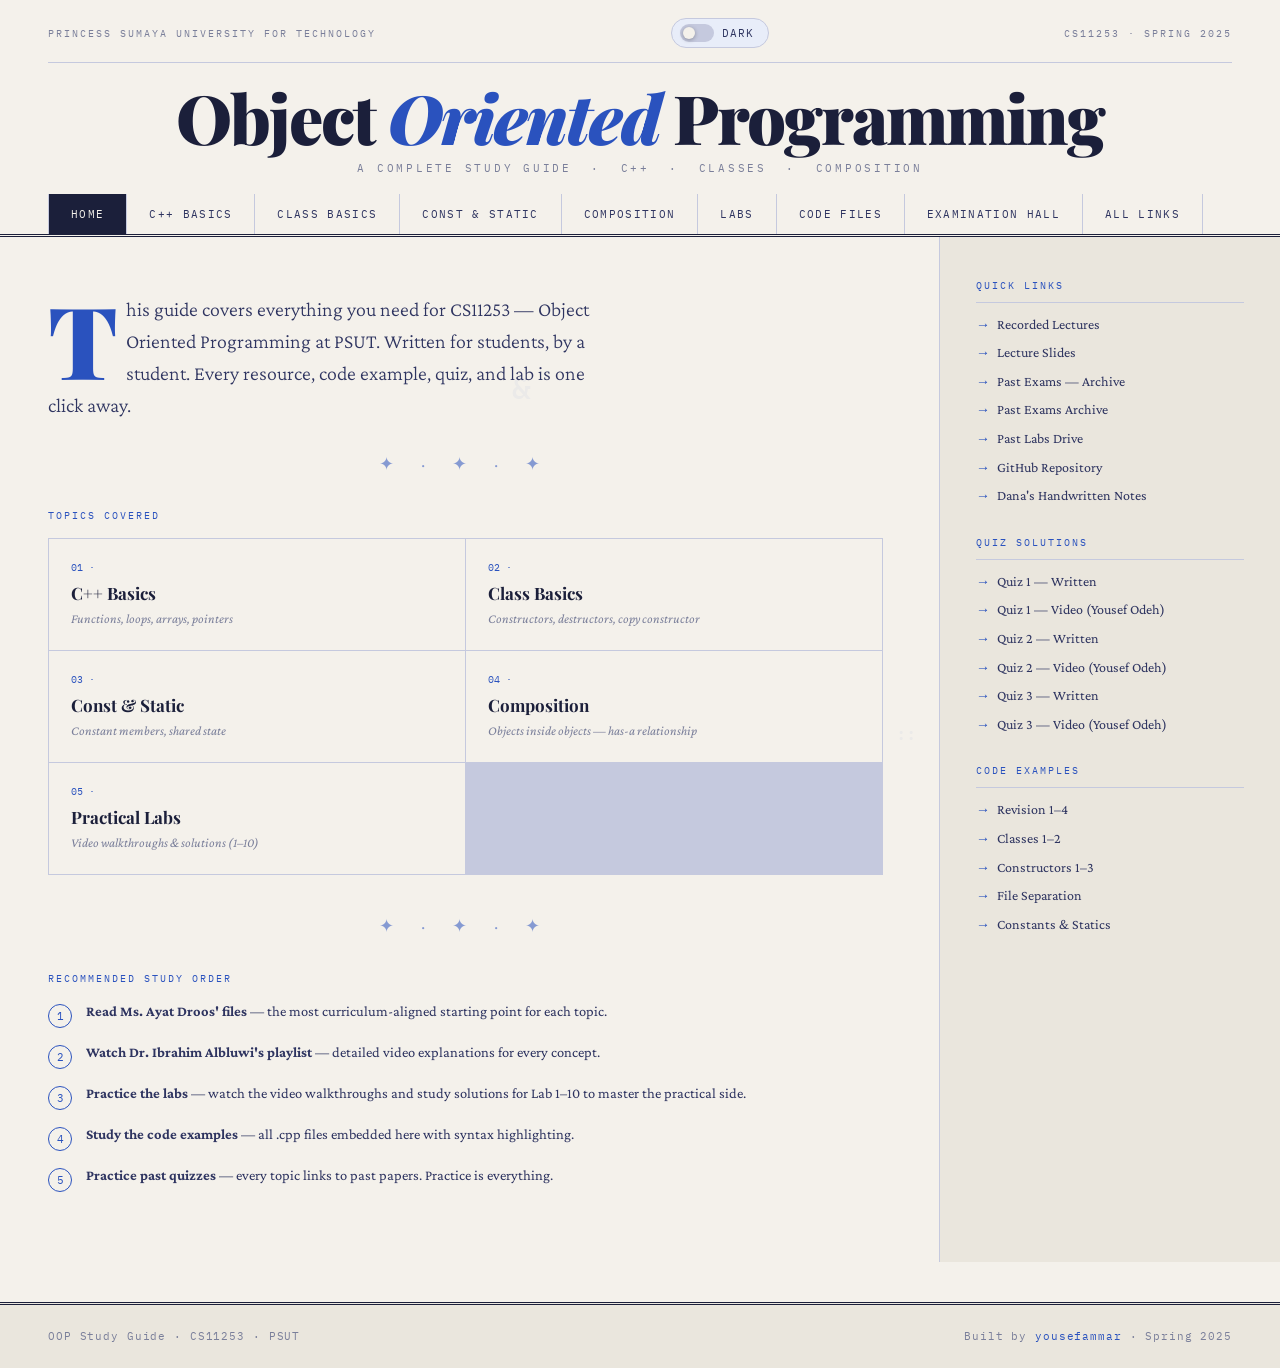
<file: oop_site.html>
<!DOCTYPE html>
<html lang="en">

<head>
  <meta charset="UTF-8" />
  <meta name="viewport" content="width=device-width, initial-scale=1.0" />
  <title>OOP — CS11253</title>
  <link
    href="https://fonts.googleapis.com/css2?family=Playfair+Display:ital,wght@0,700;0,900;1,700&family=Crimson+Pro:ital,wght@0,300;0,400;0,600;1,300;1,400&family=IBM+Plex+Mono:wght@400;500&display=swap"
    rel="stylesheet" />
  <style>
    /* ── LIGHT THEME (cream + royal blue) ── */
    :root {
      --paper: #f4f1eb;
      --paper2: #eae6dd;
      --ink: #1b1f3a;
      --ink2: #2e3460;
      --muted: #7a7f9a;
      --rust: #2a52be;
      --rust-light: #b4c4f0;
      --rust-pale: #e8edf9;
      --border: #c5c9de;
      --code-bg: #0d1117;
      --code-text: #c9d1d9;
      --code-ln: #484f58;
      --code-kw: #ff7b72;
      --code-st: #a5d6a7;
      --code-nu: #ffa657;
      --code-fn: #79c0ff;
      --code-cm: #8b949e;
      --code-pp: #d2a8ff;
    }

    /* ── DARK THEME (deep navy + electric blue) ── */
    html.dark {
      --paper: #0d1b2a;
      --paper2: #112240;
      --ink: #ccd6f6;
      --ink2: #a8b2d8;
      --muted: #637aad;
      --rust: #64ffda;
      --rust-light: #1d3d5c;
      --rust-pale: #0a192f;
      --border: #1e3a5f;
      --code-bg: #060f1a;
      --code-text: #ccd6f6;
      --code-ln: #334166;
      --code-kw: #ff79c6;
      --code-st: #50fa7b;
      --code-nu: #ffb86c;
      --code-fn: #64dfdf;
      --code-cm: #6272a4;
      --code-pp: #bd93f9;
    }

    *,
    *::before,
    *::after {
      box-sizing: border-box;
      margin: 0;
      padding: 0;
      transition: background-color 0.35s ease, color 0.35s ease, border-color 0.35s ease;
    }

    html {
      scroll-behavior: smooth;
    }

    body {
      background: var(--paper);
      color: var(--ink);
      font-family: 'Crimson Pro', Georgia, serif;
      font-size: 17px;
      line-height: 1.7;
      min-height: 100vh;
      position: relative;
    }

    body::before {
      content: "";
      position: fixed;
      top: 0;
      left: 0;
      width: 100%;
      height: 100%;
      background-image: url("https://www.transparenttextures.com/patterns/p6.png");
      opacity: 0.2;
      pointer-events: none;
      z-index: 2000;
    }

    .bg-symbols {
      position: fixed;
      top: 0;
      left: 0;
      width: 100%;
      height: 100%;
      z-index: -1;
      pointer-events: none;
      overflow: hidden;
    }

    .bg-sym {
      position: absolute;
      color: var(--rust);
      font-family: 'IBM Plex Mono', monospace;
      font-weight: 500;
      opacity: 0.04;
      user-select: none;
      animation: floatAround 60s linear infinite;
    }

    @keyframes floatAround {
      0% {
        transform: translate(0, 0) rotate(0deg);
      }

      25% {
        transform: translate(50px, 100px) rotate(90deg);
      }

      50% {
        transform: translate(100px, 50px) rotate(180deg);
      }

      75% {
        transform: translate(50px, -50px) rotate(270deg);
      }

      100% {
        transform: translate(0, 0) rotate(360deg);
      }
    }

    .masthead {
      border-bottom: 3px double var(--ink);
      padding: 0 48px;
      background: var(--paper);
    }

    .masthead-top {
      display: flex;
      align-items: center;
      justify-content: space-between;
      padding: 18px 0 14px;
      border-bottom: 1px solid var(--border);
    }

    .masthead-kicker,
    .masthead-issue {
      font-family: 'IBM Plex Mono', monospace;
      font-size: 10px;
      letter-spacing: 0.2em;
      text-transform: uppercase;
      color: var(--muted);
    }

    .masthead-title {
      text-align: center;
      padding: 20px 0 16px;
    }

    .masthead-title h1 {
      font-family: 'Playfair Display', Georgia, serif;
      font-size: clamp(32px, 6vw, 68px);
      font-weight: 900;
      letter-spacing: -2px;
      line-height: 1;
      color: var(--ink);
    }

    .masthead-title h1 em {
      font-style: italic;
      color: var(--rust);
    }

    .masthead-title .subtitle {
      font-family: 'IBM Plex Mono', monospace;
      font-size: 11px;
      letter-spacing: 0.25em;
      text-transform: uppercase;
      color: var(--muted);
      margin-top: 8px;
    }

    .nav-strip {
      display: flex;
      overflow-x: auto;
      scrollbar-width: none;
    }

    .nav-strip::-webkit-scrollbar {
      display: none;
    }

    .nav-btn {
      font-family: 'IBM Plex Mono', monospace;
      font-size: 11px;
      letter-spacing: 0.12em;
      text-transform: uppercase;
      color: var(--ink2);
      padding: 13px 22px;
      border: none;
      background: none;
      cursor: pointer;
      border-right: 1px solid var(--border);
      white-space: nowrap;
      transition: all 0.2s;
      flex-shrink: 0;
    }

    .nav-btn:first-child {
      border-left: 1px solid var(--border);
    }

    .nav-btn:hover {
      background: var(--rust-pale);
      color: var(--rust);
    }

    .nav-btn.active {
      background: var(--ink);
      color: var(--paper);
    }

    .nav-btn::after {
      content: '';
      position: absolute;
      bottom: 0;
      left: 0;
      width: 100%;
      height: 2px;
      background: var(--rust);
      transform: scaleX(0);
      transition: transform 0.25s ease;
    }

    .nav-btn:hover::after {
      transform: scaleX(1);
    }

    .page {
      display: none;
      animation: pgIn 0.4s cubic-bezier(0.16, 1, 0.3, 1);
    }

    .page.active {
      display: block;
    }

    @keyframes pgIn {
      from {
        opacity: 0;
        transform: translateY(8px)
      }

      to {
        opacity: 1;
        transform: translateY(0)
      }
    }

    @keyframes entryUp {
      from {
        opacity: 0;
        transform: translateY(12px)
      }

      to {
        opacity: 1;
        transform: translateY(0)
      }
    }

    /* HOME */
    .home-grid {
      display: grid;
      grid-template-columns: 1fr 340px;
      min-height: calc(100vh - 190px);
    }

    .home-main {
      padding: 56px 56px 56px 48px;
      border-right: 1px solid var(--border);
    }

    .home-side {
      padding: 40px 36px;
      background: var(--paper2);
    }

    .home-lede {
      font-size: 20px;
      line-height: 1.6;
      font-weight: 300;
      margin-bottom: 28px;
      color: var(--ink2);
      max-width: 560px;
    }

    .home-lede::first-letter {
      font-family: 'Playfair Display', serif;
      font-size: 5em;
      font-weight: 900;
      float: left;
      line-height: 0.72;
      margin-right: 8px;
      margin-top: 10px;
      color: var(--rust);
    }

    .ornament {
      text-align: center;
      color: var(--rust);
      font-size: 18px;
      letter-spacing: 12px;
      margin: 28px 0;
      opacity: 0.55;
    }

    .section-tag {
      font-family: 'IBM Plex Mono', monospace;
      font-size: 10px;
      letter-spacing: 0.2em;
      text-transform: uppercase;
      color: var(--rust);
      margin-bottom: 14px;
    }

    .topic-grid {
      display: grid;
      grid-template-columns: 1fr 1fr;
      gap: 1px;
      background: var(--border);
      border: 1px solid var(--border);
      margin-bottom: 36px;
    }

    .topic-cell {
      background: var(--paper);
      padding: 20px 22px;
      cursor: pointer;
      transition: all 0.3s cubic-bezier(0.25, 0.46, 0.45, 0.94);
      opacity: 0;
    }

    .page.active .topic-cell {
      animation: entryUp 0.6s ease both;
    }

    .topic-cell:hover {
      background: var(--paper2);
      transform: translateY(-4px);
      box-shadow: 0 8px 24px rgba(0, 0, 0, 0.05);
      border-color: var(--rust);
      z-index: 2;
    }

    .topic-cell:nth-child(1) {
      animation-delay: 0.1s;
    }

    .topic-cell:nth-child(2) {
      animation-delay: 0.15s;
    }

    .topic-cell:nth-child(3) {
      animation-delay: 0.2s;
    }

    .topic-cell:nth-child(4) {
      animation-delay: 0.25s;
    }

    .topic-cell:nth-child(5) {
      animation-delay: 0.3s;
    }

    .t-num {
      font-family: 'IBM Plex Mono', monospace;
      font-size: 10px;
      color: var(--rust);
      margin-bottom: 3px;
    }

    .t-name {
      font-family: 'Playfair Display', serif;
      font-size: 17px;
      font-weight: 700;
    }

    .t-desc {
      font-size: 13px;
      color: var(--muted);
      font-style: italic;
    }

    .how-step {
      display: flex;
      gap: 14px;
      margin-bottom: 14px;
      font-size: 14.5px;
      color: var(--ink2);
      line-height: 1.5;
    }

    .sc {
      width: 24px;
      height: 24px;
      border-radius: 50%;
      border: 1.5px solid var(--rust);
      color: var(--rust);
      font-family: 'IBM Plex Mono', monospace;
      font-size: 11px;
      display: flex;
      align-items: center;
      justify-content: center;
      flex-shrink: 0;
      margin-top: 3px;
    }

    .s-label {
      font-family: 'IBM Plex Mono', monospace;
      font-size: 10px;
      letter-spacing: 0.2em;
      text-transform: uppercase;
      color: var(--rust);
      padding-bottom: 8px;
      border-bottom: 1px solid var(--border);
      margin-bottom: 12px;
    }

    .s-links {
      list-style: none;
    }

    .s-links li {
      margin-bottom: 9px;
    }

    .s-links a {
      color: var(--ink2);
      text-decoration: none;
      font-size: 14px;
      display: flex;
      align-items: flex-start;
      gap: 7px;
      line-height: 1.4;
      transition: color 0.15s;
    }

    .s-links a:hover {
      color: var(--rust);
    }

    .s-links a::before {
      content: '→';
      color: var(--rust);
      flex-shrink: 0;
    }

    .s-sec {
      margin-bottom: 28px;
    }

    /* INNER */
    .inner {
      max-width: 1100px;
      margin: 0 auto;
      padding: 52px 48px;
    }

    .pg-head {
      margin-bottom: 36px;
      padding-bottom: 24px;
      border-bottom: 2px solid var(--ink);
      display: flex;
      align-items: flex-end;
      justify-content: space-between;
      gap: 20px;
    }

    .pg-cat {
      font-family: 'IBM Plex Mono', monospace;
      font-size: 10px;
      letter-spacing: 0.2em;
      text-transform: uppercase;
      color: var(--rust);
      margin-bottom: 8px;
    }

    .pg-title {
      font-family: 'Playfair Display', serif;
      font-size: clamp(26px, 4vw, 46px);
      font-weight: 900;
      letter-spacing: -1px;
      line-height: 1.05;
    }

    .pg-by {
      font-style: italic;
      color: var(--muted);
      font-size: 15px;
      margin-top: 5px;
    }

    .pg-icon {
      font-size: 52px;
      opacity: 0.75;
      flex-shrink: 0;
    }

    .two-col {
      display: grid;
      grid-template-columns: 1fr 280px;
      gap: 44px;
    }

    .study-step {
      display: grid;
      grid-template-columns: 32px 1fr;
      gap: 16px;
      margin-bottom: 22px;
      padding-bottom: 22px;
      border-bottom: 1px solid var(--border);
    }

    .study-step:last-child {
      border-bottom: none;
    }

    .sn {
      font-family: 'Playfair Display', serif;
      font-size: 26px;
      font-weight: 900;
      color: var(--rust);
      line-height: 1;
      padding-top: 3px;
    }

    .st-title {
      font-family: 'Crimson Pro', serif;
      font-size: 17px;
      font-weight: 600;
      margin-bottom: 7px;
    }

    .chips {
      display: flex;
      flex-wrap: wrap;
      gap: 6px;
      margin-top: 8px;
    }

    .chip {
      display: inline-flex;
      align-items: center;
      gap: 4px;
      padding: 4px 11px;
      border: 1px solid var(--border);
      border-radius: 2px;
      font-size: 12px;
      font-family: 'IBM Plex Mono', monospace;
      color: var(--ink2);
      text-decoration: none;
      background: var(--paper);
      transition: all 0.15s;
      cursor: pointer;
    }

    .chip:hover {
      background: var(--rust);
      color: var(--paper);
      border-color: var(--rust);
    }

    .pull {
      border-left: 4px solid var(--rust);
      padding: 12px 18px;
      margin: 20px 0;
      background: var(--rust-pale);
      font-style: italic;
      font-size: 15px;
      color: var(--ink2);
    }

    .pull a {
      color: var(--rust);
    }

    .sbox {
      background: var(--paper2);
      border: 1px solid var(--border);
      padding: 22px;
      margin-bottom: 20px;
    }

    .sbox-title {
      font-family: 'IBM Plex Mono', monospace;
      font-size: 10px;
      letter-spacing: 0.2em;
      text-transform: uppercase;
      color: var(--muted);
      margin-bottom: 12px;
      padding-bottom: 8px;
      border-bottom: 1px solid var(--border);
    }

    .sbox ul {
      list-style: none;
    }

    .sbox ul li {
      margin-bottom: 7px;
    }

    .sbox ul li a {
      font-size: 13.5px;
      color: var(--ink2);
      text-decoration: none;
      display: flex;
      align-items: center;
      gap: 6px;
      transition: color 0.15s;
    }

    .sbox ul li a:hover {
      color: var(--rust);
    }

    /* CODE */
    .code-wrap {
      max-width: 1100px;
      margin: 0 auto;
      padding: 48px;
    }

    .file-tabs {
      display: flex;
      gap: 2px;
      flex-wrap: wrap;
      margin-bottom: 0;
    }

    .ftab {
      font-family: 'IBM Plex Mono', monospace;
      font-size: 11px;
      padding: 8px 13px;
      background: var(--paper2);
      border: 1px solid var(--border);
      border-bottom: none;
      cursor: pointer;
      color: var(--muted);
      transition: all 0.15s;
      border-radius: 3px 3px 0 0;
    }

    .ftab:hover {
      color: var(--ink);
    }

    .ftab.active {
      background: var(--code-bg);
      color: #e8c06e;
      border-color: var(--code-bg);
    }

    .editor {
      background: var(--code-bg);
      border: 1px solid #3a3530;
      border-radius: 0 4px 4px 4px;
      overflow: hidden;
    }

    .ebar {
      background: #2a2520;
      padding: 10px 16px;
      display: flex;
      align-items: center;
      justify-content: space-between;
      border-bottom: 1px solid #3a3530;
    }

    .edots {
      display: flex;
      gap: 6px;
    }

    .ed {
      width: 11px;
      height: 11px;
      border-radius: 50%;
    }

    .ed-r {
      background: #ff5f57;
    }

    .ed-y {
      background: #febc2e;
    }

    .ed-g {
      background: #28c840;
    }

    .efname {
      font-family: 'IBM Plex Mono', monospace;
      font-size: 12px;
      color: #8a7f6a;
    }

    .copybtn {
      font-family: 'IBM Plex Mono', monospace;
      font-size: 11px;
      padding: 4px 12px;
      background: transparent;
      border: 1px solid #3a3530;
      color: #8a7f6a;
      cursor: pointer;
      border-radius: 3px;
      transition: all 0.15s;
    }

    .copybtn:hover {
      color: #e8c06e;
      border-color: #e8c06e;
    }

    pre#cv {
      padding: 0;
      overflow-x: auto;
      font-family: 'IBM Plex Mono', monospace;
      font-size: 12.5px;
      line-height: 1.75;
      color: var(--code-text);
      max-height: 580px;
      scrollbar-width: thin;
      scrollbar-color: #3a3530 transparent;
      display: grid;
    }

    .line {
      display: flex;
      min-width: fit-content;
    }

    .line:hover {
      background: rgba(255, 255, 255, 0.03);
    }

    .ln {
      width: 44px;
      text-align: right;
      padding-right: 16px;
      color: var(--code-ln);
      user-select: none;
      border-right: 1px solid #3a3530;
      background: #2a2520;
      flex-shrink: 0;
    }

    .lc {
      padding-left: 16px;
      white-space: pre;
      flex-grow: 1;
    }

    .kw {
      color: var(--code-kw);
      font-weight: 500;
    }

    .cm {
      color: var(--code-cm);
      font-style: italic;
    }

    .st {
      color: var(--code-st);
    }

    .pp {
      color: var(--code-pp);
    }

    .nu {
      color: var(--code-nu);
    }

    .fn {
      color: var(--code-fn);
    }

    /* QUIZZES */
    .qgrid {
      display: grid;
      grid-template-columns: repeat(auto-fill, minmax(250px, 1fr));
      gap: 1px;
      background: var(--border);
      border: 1px solid var(--border);
      margin-bottom: 36px;
    }

    .qcard {
      background: var(--paper);
      padding: 26px;
      transition: all 0.3s cubic-bezier(0.25, 0.46, 0.45, 0.94);
      opacity: 0;
    }

    .page.active .qcard {
      animation: entryUp 0.6s ease both;
    }

    .qcard:hover {
      background: var(--paper2);
      transform: translateY(-4px);
      box-shadow: 0 8px 24px rgba(0, 0, 0, 0.05);
      z-index: 2;
    }

    .qgrid .qcard:nth-child(1) {
      animation-delay: 0.05s;
    }

    .qgrid .qcard:nth-child(2) {
      animation-delay: 0.1s;
    }

    .qgrid .qcard:nth-child(3) {
      animation-delay: 0.15s;
    }

    .qgrid .qcard:nth-child(4) {
      animation-delay: 0.2s;
    }

    .qgrid .qcard:nth-child(5) {
      animation-delay: 0.25s;
    }

    .qgrid .qcard:nth-child(6) {
      animation-delay: 0.3s;
    }

    .q-num {
      font-family: 'IBM Plex Mono', monospace;
      font-size: 10px;
      color: var(--rust);
      letter-spacing: 0.15em;
      margin-bottom: 5px;
    }

    .q-title {
      font-family: 'Playfair Display', serif;
      font-size: 19px;
      font-weight: 700;
      margin-bottom: 10px;
    }

    .qcard ul {
      list-style: none;
    }

    .qcard ul li {
      margin-bottom: 6px;
    }

    .qcard ul li a {
      font-size: 14px;
      color: var(--ink2);
      text-decoration: none;
      display: flex;
      align-items: center;
      gap: 6px;
      transition: color 0.15s;
    }

    .qcard ul li a:hover {
      color: var(--rust);
    }

    /* LINKS */
    .lcols {
      display: grid;
      grid-template-columns: repeat(3, 1fr);
      gap: 1px;
      background: var(--border);
      border: 1px solid var(--border);
      margin-bottom: 36px;
    }

    .lcol {
      background: var(--paper);
      padding: 26px;
    }

    .lcol-label {
      font-family: 'IBM Plex Mono', monospace;
      font-size: 10px;
      letter-spacing: 0.2em;
      text-transform: uppercase;
      color: var(--rust);
      margin-bottom: 14px;
      padding-bottom: 8px;
      border-bottom: 1px solid var(--border);
    }

    .lcol ul {
      list-style: none;
    }

    .lcol ul li {
      margin-bottom: 9px;
    }

    .lcol ul li a {
      font-size: 14px;
      color: var(--ink2);
      text-decoration: none;
      display: flex;
      align-items: flex-start;
      gap: 6px;
      line-height: 1.4;
      transition: color 0.15s;
    }

    .lcol ul li a:hover {
      color: var(--rust);
    }

    .vidx {
      display: grid;
      grid-template-columns: 1fr 1fr;
      gap: 5px;
    }

    .vl {
      font-size: 12.5px;
      font-family: 'IBM Plex Mono', monospace;
      color: var(--ink2);
      text-decoration: none;
      padding: 8px 11px;
      border: 1px solid var(--border);
      display: block;
      transition: all 0.2s ease;
      opacity: 0;
    }

    .page.active .vl {
      animation: entryUp 0.5s ease both;
    }

    .vl:hover {
      background: var(--rust);
      color: var(--paper);
      border-color: var(--rust);
      transform: translateX(4px);
    }

    .vidx .vl:nth-child(4n+1) {
      animation-delay: 0.05s;
    }

    .vidx .vl:nth-child(4n+2) {
      animation-delay: 0.1s;
    }

    .vidx .vl:nth-child(4n+3) {
      animation-delay: 0.15s;
    }

    .vidx .vl:nth-child(4n+4) {
      animation-delay: 0.2s;
    }

    footer {
      border-top: 3px double var(--ink);
      padding: 22px 48px;
      display: flex;
      justify-content: space-between;
      align-items: center;
      background: var(--paper2);
      font-family: 'IBM Plex Mono', monospace;
      font-size: 11px;
      color: var(--muted);
      letter-spacing: 0.08em;
      margin-top: 40px;
    }

    footer a {
      color: var(--rust);
      text-decoration: none;
    }

    @media(max-width:900px) {
      .masthead {
        padding: 0 20px;
      }

      .home-grid {
        grid-template-columns: 1fr;
      }

      .home-main {
        padding: 36px 22px;
      }

      .home-side {
        border-top: 1px solid var(--border);
        padding: 28px 22px;
      }

      .topic-grid {
        grid-template-columns: 1fr;
      }

      .inner {
        padding: 36px 22px;
      }

      .two-col {
        grid-template-columns: 1fr;
      }

      .code-wrap {
        padding: 28px 22px;
      }

      .lcols {
        grid-template-columns: 1fr;
      }

      .vidx {
        grid-template-columns: 1fr;
      }

      footer {
        flex-direction: column;
        gap: 6px;
        text-align: center;
        padding: 18px 22px;
      }
    }

    /* ── THEME TOGGLE BUTTON ── */
    .theme-toggle {
      display: flex;
      align-items: center;
      gap: 8px;
      background: var(--rust-pale);
      border: 1.5px solid var(--border);
      border-radius: 999px;
      padding: 5px 14px 5px 8px;
      cursor: pointer;
      font-family: 'IBM Plex Mono', monospace;
      font-size: 11px;
      letter-spacing: 0.1em;
      color: var(--ink2);
      white-space: nowrap;
      flex-shrink: 0;
      transition: all 0.25s ease;
    }

    .theme-toggle:hover {
      background: var(--rust);
      color: var(--paper);
      border-color: var(--rust);
    }

    .theme-toggle:hover .toggle-icon {
      filter: brightness(10);
    }

    .toggle-track {
      width: 34px;
      height: 18px;
      background: var(--border);
      border-radius: 999px;
      position: relative;
      transition: background 0.3s ease;
      flex-shrink: 0;
    }

    html.dark .toggle-track {
      background: var(--rust);
    }

    .toggle-thumb {
      width: 12px;
      height: 12px;
      background: var(--paper);
      border-radius: 50%;
      position: absolute;
      top: 3px;
      left: 3px;
      transition: transform 0.3s cubic-bezier(0.34, 1.56, 0.64, 1);
      box-shadow: 0 1px 4px rgba(0,0,0,0.3);
    }

    html.dark .toggle-thumb {
      transform: translateX(16px);
    }
  </style>
</head>

<body onclick="void(0)">

  <div class="bg-symbols">
    <div class="bg-sym" style="top:10%; left:5%; animation-duration:45s;">{ }</div>
    <div class="bg-sym" style="top:25%; left:85%; animation-duration:70s; font-size:40px;">*</div>
    <div class="bg-sym" style="top:60%; left:15%; animation-duration:55s;">-&gt;</div>
    <div class="bg-sym" style="top:80%; left:70%; animation-duration:80s;">::</div>
    <div class="bg-sym" style="top:40%; left:40%; animation-duration:65s; font-size:32px;">&amp;</div>
    <div class="bg-sym" style="top:15%; left:60%; animation-duration:50s;">[ ]</div>
    <div class="bg-sym" style="top:70%; left:5%; animation-duration:75s;">( )</div>
    <div class="bg-sym" style="top:5%; left:45%; animation-duration:60s;">#</div>
  </div>

  <header class="masthead">
    <div class="masthead-top">
      <span class="masthead-kicker">Princess Sumaya University for Technology</span>
      <button class="theme-toggle" id="themeToggle" onclick="toggleTheme()" aria-label="Toggle theme">
        <div class="toggle-track"><div class="toggle-thumb"></div></div>
        <span id="themeLabel">DARK</span>
      </button>
      <span class="masthead-issue">CS11253 · Spring 2025</span>
    </div>
    <div class="masthead-title">
      <h1>Object <em>Oriented</em> Programming</h1>
      <p class="subtitle">A Complete Study Guide &nbsp;·&nbsp; C++ &nbsp;·&nbsp; Classes &nbsp;·&nbsp; Composition</p>
    </div>
    <nav>
      <div class="nav-strip">
        <button class="nav-btn active" onclick="nav('home',this)">Home</button>
        <button class="nav-btn" onclick="nav('cpp',this)">C++ Basics</button>
        <button class="nav-btn" onclick="nav('classes',this)">Class Basics</button>
        <button class="nav-btn" onclick="nav('const',this)">Const &amp; Static</button>
        <button class="nav-btn" onclick="nav('composition',this)">Composition</button>
        <button class="nav-btn" onclick="nav('labs',this)">Labs</button>
        <button class="nav-btn" onclick="nav('code',this)">Code Files</button>
        <button class="nav-btn" onclick="nav('quizzes',this)">Examination Hall</button>
        <button class="nav-btn" onclick="nav('links',this)">All Links</button>
      </div>
    </nav>
  </header>

  <!-- HOME -->
  <div class="page active" id="page-home">
    <div class="home-grid">
      <div class="home-main">
        <p class="home-lede">This guide covers everything you need for CS11253 — Object Oriented Programming at PSUT.
          Written for students, by a student. Every resource, code example, quiz, and lab is one click away.</p>
        <div class="ornament">✦ · ✦ · ✦</div>
        <div class="section-tag">Topics Covered</div>
        <div class="topic-grid">
          <div class="topic-cell" onclick="nav('cpp',document.querySelectorAll('.nav-btn')[1])">
            <div class="t-num">01 ·</div>
            <div class="t-name">C++ Basics</div>
            <div class="t-desc">Functions, loops, arrays, pointers</div>
          </div>
          <div class="topic-cell" onclick="nav('classes',document.querySelectorAll('.nav-btn')[2])">
            <div class="t-num">02 ·</div>
            <div class="t-name">Class Basics</div>
            <div class="t-desc">Constructors, destructors, copy constructor</div>
          </div>
          <div class="topic-cell" onclick="nav('const',document.querySelectorAll('.nav-btn')[3])">
            <div class="t-num">03 ·</div>
            <div class="t-name">Const &amp; Static</div>
            <div class="t-desc">Constant members, shared state</div>
          </div>
          <div class="topic-cell" onclick="nav('composition',document.querySelectorAll('.nav-btn')[4])">
            <div class="t-num">04 ·</div>
            <div class="t-name">Composition</div>
            <div class="t-desc">Objects inside objects — has-a relationship</div>
          </div>
          <div class="topic-cell" onclick="nav('labs',document.querySelectorAll('.nav-btn')[5])">
            <div class="t-num">05 ·</div>
            <div class="t-name">Practical Labs</div>
            <div class="t-desc">Video walkthroughs &amp; solutions (1–10)</div>
          </div>
        </div>
        <div class="ornament">✦ · ✦ · ✦</div>
        <div class="section-tag">Recommended Study Order</div>
        <div class="how-step">
          <div class="sc">1</div>
          <div><strong>Read Ms. Ayat Droos' files</strong> — the most curriculum-aligned starting point for each topic.
          </div>
        </div>
        <div class="how-step">
          <div class="sc">2</div>
          <div><strong>Watch Dr. Ibrahim Albluwi's playlist</strong> — detailed video explanations for every concept.
          </div>
        </div>
        <div class="how-step">
          <div class="sc">3</div>
          <div><strong>Practice the labs</strong> — watch the video walkthroughs and study solutions for Lab 1–10 to
            master the practical side.</div>
        </div>
        <div class="how-step">
          <div class="sc">4</div>
          <div><strong>Study the code examples</strong> — all .cpp files embedded here with syntax highlighting.</div>
        </div>
        <div class="how-step">
          <div class="sc">5</div>
          <div><strong>Practice past quizzes</strong> — every topic links to past papers. Practice is
            everything.</div>
        </div>
      </div>
      <div class="home-side">
        <div class="s-sec">
          <div class="s-label">Quick Links</div>
          <ul class="s-links">
            <li><a href="https://www.youtube.com/playlist?list=PLpNZbvo-UcMIAwNqyv1PkPlAn7LLSbsZV"
                target="_blank">Recorded Lectures</a></li>
            <li><a href="https://drive.google.com/drive/folders/1fTKKSbcEAyym_ivfNNB-kxm5-PWHSjSm"
                target="_blank">Lecture Slides</a></li>
            <li><a href="https://psutarchive.com/courses/11206?tab=exam" target="_blank">Past Exams — Archive</a></li>
            <li><a href="https://drive.google.com/drive/folders/1o8Ae0gTwBTSMBRKtLVBGLt8qNM6WjupF" target="_blank">Past
                Exams Archive</a></li>
            <li><a href="https://drive.google.com/drive/folders/1pglAkv7Seib3L2HYHUvhogdKQ3L5GWRI" target="_blank">Past
                Labs Drive</a></li>
            <li><a href="https://github.com/yousefammmar/OOP" target="_blank">GitHub Repository</a></li>
            <li><a href="https://api.psutarchive.com/assets/00c85957-4f7a-4853-817e-5efc3a2eae3e" target="_blank">Dana's
                Handwritten Notes</a></li>
          </ul>
        </div>
        <div class="s-sec">
          <div class="s-label">Quiz Solutions</div>
          <ul class="s-links">
            <li><a href="https://drive.google.com/file/d/18LVy5ezrBK5PQQXPb3DN0KmpCmXptUMu/view" target="_blank">Quiz 1
                — Written</a></li>
            <li><a href="https://youtu.be/alhYkrjBTWI" target="_blank">Quiz 1 — Video (Yousef Odeh)</a></li>
            <li><a href="https://drive.google.com/file/d/1sfoG7EZdYhK9idYCkzTleljmQ0gJ3QCV/view" target="_blank">Quiz 2
                — Written</a></li>
            <li><a href="https://youtu.be/yT3sY8VrOl0" target="_blank">Quiz 2 — Video (Yousef Odeh)</a></li>
            <li><a href="https://drive.google.com/file/d/1jqrX3ICV-E72HAmsqEFoCVCcmatjKR6B/view?usp=sharing"
                target="_blank">Quiz 3 — Written</a></li>
            <li><a href="https://youtu.be/0o426txM_5w" target="_blank">Quiz 3 — Video (Yousef Odeh)</a></li>
          </ul>
        </div>
        <div class="s-sec">
          <div class="s-label">Code Examples</div>
          <ul class="s-links">
            <li><a href="#"
                onclick="nav('code',document.querySelectorAll('.nav-btn')[6]);ct('revision');return false;">Revision
                1–4</a></li>
            <li><a href="#"
                onclick="nav('code',document.querySelectorAll('.nav-btn')[6]);ct('classes1');return false;">Classes
                1–2</a></li>
            <li><a href="#"
                onclick="nav('code',document.querySelectorAll('.nav-btn')[6]);ct('ctor');return false;">Constructors
                1–3</a></li>
            <li><a href="#" onclick="nav('code',document.querySelectorAll('.nav-btn')[6]);ct('sep');return false;">File
                Separation</a></li>
            <li><a href="#"
                onclick="nav('code',document.querySelectorAll('.nav-btn')[6]);ct('const1');return false;">Constants
                &amp; Statics</a></li>
          </ul>
        </div>
      </div>
    </div>
  </div>

  <!-- C++ BASICS -->
  <div class="page" id="page-cpp">
    <div class="inner">
      <div class="pg-head">
        <div>
          <div class="pg-cat">Study Guide · 01</div>
          <h2 class="pg-title">C++ Basics</h2>
          <p class="pg-by">Functions, loops, arrays, pointers — the foundation</p>
        </div>
        <div class="pg-icon">⚡</div>
      </div>
      <div class="two-col">
        <div>
          <div class="study-step">
            <div class="sn">1</div>
            <div>
              <div class="st-title">Study materials by Ms. Ayat Droos</div>
              <div class="chips"><a class="chip"
                  href="https://drive.google.com/file/d/1Y8PJkWnis6NyZyxWVVhenK0Q7fwx1yA2/view" target="_blank">📄
                  Basics_1</a><a class="chip"
                  href="https://drive.google.com/file/d/1Y8PJkWnis6NyZyxWVVhenK0Q7fwx1yA2/view" target="_blank">📄
                  Basics_2</a></div>
            </div>
          </div>
          <div class="study-step">
            <div class="sn">2</div>
            <div>
              <div class="st-title">Videos by Dr. Ibrahim Albluwi</div>
              <div class="chips"><a class="chip" href="https://www.youtube.com/watch?v=-2lJ6tO9eK8" target="_blank">▶
                  Intro</a><a class="chip" href="https://www.youtube.com/watch?v=57iSuILXRec" target="_blank">▶
                  Functions</a><a class="chip" href="https://www.youtube.com/watch?v=B-yZm2wNW3k" target="_blank">▶
                  Arrays</a><a class="chip" href="https://www.youtube.com/watch?v=Q6oSeZPjg0M" target="_blank">▶
                  Pointers 1</a><a class="chip" href="https://www.youtube.com/watch?v=UsJVViySFQ4" target="_blank">▶
                  Pointers 2</a></div>
            </div>
          </div>
          <div class="study-step">
            <div class="sn">3</div>
            <div>
              <div class="st-title">Code examples</div>
              <div class="chips"><span class="chip"
                  onclick="nav('code',document.querySelectorAll('.nav-btn')[6]);ct('revision')">💻 Revision1</span><span
                  class="chip" onclick="nav('code',document.querySelectorAll('.nav-btn')[6]);ct('revision2')">💻
                  Revision2</span><span class="chip"
                  onclick="nav('code',document.querySelectorAll('.nav-btn')[6]);ct('revision3')">💻
                  Revision3</span><span class="chip"
                  onclick="nav('code',document.querySelectorAll('.nav-btn')[6]);ct('revision4')">💻 Revision4</span>
              </div>
            </div>
          </div>
          <div class="study-step">
            <div class="sn">4</div>
            <div>
              <div class="st-title">Past Quizzes</div>
              <div class="chips"><a class="chip"
                  href="https://api.psutarchive.com/assets/a443282b-d427-4f0e-95c2-e1273d916aeb" target="_blank">📝
                  Quiz1_2025</a></div>
            </div>
          </div>
          <div class="study-step">
            <div class="sn">5</div>
            <div>
              <div class="st-title">Past Labs</div>
              <div class="chips"><a class="chip"
                  href="https://drive.google.com/drive/folders/1Q4LoUGefScYg-avjq8sXxh0hr7w4wSRe" target="_blank">🧪
                  LAB1_2025</a><a class="chip"
                  href="https://drive.google.com/drive/folders/1_uCxCKr0rHzvwsqNxXPcD8rrCkCkufPS" target="_blank">🧪
                  LAB1_2024</a><a class="chip"
                  href="https://drive.google.com/drive/folders/1jdW9sdU7ZxhTH8k94JyWxFCN-S2siZxv" target="_blank">🧪
                  LAB2_2025</a><a class="chip"
                  href="https://drive.google.com/drive/folders/1wJlgMJh1i9XmTcH111BGHmv7hSSegn4g" target="_blank">🧪
                  LAB2_2024</a></div>
            </div>
          </div>
        </div>
        <div>
          <div class="sbox">
            <div class="sbox-title">Key Concepts</div>
            <ul>
              <li><a href="#">Variables &amp; data types</a></li>
              <li><a href="#">Functions &amp; return values</a></li>
              <li><a href="#">For / while / do-while</a></li>
              <li><a href="#">1D and 2D arrays</a></li>
              <li><a href="#">Pointers &amp; references</a></li>
              <li><a href="#">Dynamic memory (new/delete)</a></li>
              <li><a href="#">String operations</a></li>
            </ul>
          </div>
          <div class="pull">Prefer handwritten notes? Dana AL-taher's <a
              href="https://api.psutarchive.com/assets/00c85957-4f7a-4853-817e-5efc3a2eae3e"
              target="_blank">notebook</a>, pages 0–9.</div>
        </div>
      </div>
    </div>
  </div>

  <!-- CLASS BASICS -->
  <div class="page" id="page-classes">
    <div class="inner">
      <div class="pg-head">
        <div>
          <div class="pg-cat">Study Guide · 02</div>
          <h2 class="pg-title">Class Basics</h2>
          <p class="pg-by">Constructors, destructors, setters, getters, file separation</p>
        </div>
        <div class="pg-icon">🏗️</div>
      </div>
      <div class="two-col">
        <div>
          <div class="study-step">
            <div class="sn">1</div>
            <div>
              <div class="st-title">Study materials by Ms. Ayat Droos</div>
              <div class="chips"><a class="chip"
                  href="https://drive.google.com/file/d/1HHpBwAlGGg_7Ig45dDCmrMnaPJHBWT-U/view" target="_blank">📄
                  Classes_Intro_1</a><a class="chip"
                  href="https://drive.google.com/file/d/1MamAEZ2ZJlEu-1FLJvHZYA4S3G3__neA/view" target="_blank">📄
                  Classes_Intro_2</a></div>
            </div>
          </div>
          <div class="study-step">
            <div class="sn">2</div>
            <div>
              <div class="st-title">Videos by Dr. Ibrahim Albluwi</div>
              <div class="chips"><a class="chip" href="https://www.youtube.com/watch?v=Fq3pekWUI3k" target="_blank">▶
                  Classes 1</a><a class="chip" href="https://www.youtube.com/watch?v=dH2L4aK-HUM" target="_blank">▶
                  Classes 2</a><a class="chip" href="https://www.youtube.com/watch?v=-PaErlnIVqw" target="_blank">▶
                  Point2D HW</a><a class="chip" href="https://www.youtube.com/watch?v=xV8odFvC1Cc" target="_blank">▶
                  Constructors</a><a class="chip" href="https://www.youtube.com/watch?v=JQz9qgSnDow" target="_blank">▶
                  Copy Ctor</a><a class="chip" href="https://www.youtube.com/watch?v=P7wI9rA4Ps0" target="_blank">▶ More
                  Ctors</a><a class="chip" href="https://www.youtube.com/watch?v=qhHN7Cx73rI" target="_blank">▶ File
                  Sep.</a><a class="chip" href="https://www.youtube.com/watch?v=Nezino_3k7M" target="_blank">▶ Obj
                  Arrays</a>
              </div>
            </div>
          </div>
          <div class="study-step">
            <div class="sn">3</div>
            <div>
              <div class="st-title">Code examples</div>
              <div class="chips"><span class="chip"
                  onclick="nav('code',document.querySelectorAll('.nav-btn')[6]);ct('classes1')">💻 Classes1</span><span
                  class="chip" onclick="nav('code',document.querySelectorAll('.nav-btn')[6]);ct('classes2')">💻
                  Classes2</span><span class="chip"
                  onclick="nav('code',document.querySelectorAll('.nav-btn')[6]);ct('sg')">💻 Setters/Getters</span><span
                  class="chip" onclick="nav('code',document.querySelectorAll('.nav-btn')[6]);ct('ctor')">💻
                  Constructors</span><span class="chip"
                  onclick="nav('code',document.querySelectorAll('.nav-btn')[6]);ct('dtor')">💻 Destructor</span><span
                  class="chip" onclick="nav('code',document.querySelectorAll('.nav-btn')[6]);ct('sep')">💻
                  Separation</span></div>
            </div>
          </div>
          <div class="study-step">
            <div class="sn">4</div>
            <div>
              <div class="st-title">Past Quizzes</div>
              <div class="chips"><a class="chip"
                  href="https://api.psutarchive.com/assets/51acfd47-69cb-49b2-9d22-960799e6d994" target="_blank">📝
                  Quiz1_2022</a><a class="chip"
                  href="https://drive.google.com/file/d/1E3QBdOgDINCMC_PR1gcQFvxy1TlYwl8Q/view" target="_blank">📝
                  Quiz1_2024</a><a class="chip"
                  href="https://drive.google.com/file/d/1Wau2u9MF4Q52XHe0IkOV32IZQ2EyCK5R/view" target="_blank">📝
                  Q2_2025 s4</a><a class="chip"
                  href="https://drive.google.com/file/d/1D4GyT6Ir5EPchYfps5YdAoo67ssC02_L/view" target="_blank">📝
                  Q2_2025 s5</a><a class="chip"
                  href="https://drive.google.com/file/d/10nM2TiW5VBTmIrQqD9QZil3vD6PPv1XF/view" target="_blank">📝
                  Q2_2025 s9</a></div>
            </div>
          </div>
          <div class="study-step">
            <div class="sn">5</div>
            <div>
              <div class="st-title">Past Labs</div>
              <div class="chips"><a class="chip"
                  href="https://drive.google.com/drive/folders/1VrVwgwMhSjxsKEUo6AY9zunkAXqjvmrK" target="_blank">🧪
                  LAB3_2025</a><a class="chip"
                  href="https://drive.google.com/drive/folders/1IeaIJtPU9EvTMS9xcX5sBXyuM2DVnshH" target="_blank">🧪
                  LAB3_2024</a><a class="chip"
                  href="https://drive.google.com/drive/folders/1aC4kFTitOamYI8uI5zviZdQnM4z8hZVv" target="_blank">🧪
                  LAB4_2025</a><a class="chip"
                  href="https://drive.google.com/drive/folders/154XF7lAs2mscHpIV5Y9X8QAm-x7CMsi3" target="_blank">🧪
                  LAB4_2024</a><a class="chip"
                  href="https://drive.google.com/drive/folders/1hVWJ6fbxkLx7Yt-cEg855BobS8ARXhfU" target="_blank">🧪
                  LAB5_2025</a><a class="chip"
                  href="https://drive.google.com/drive/folders/1cZX3lWXaQA-twjMnWcktQuvHQTS1Bij_" target="_blank">🧪
                  LAB5_2024</a></div>
            </div>
          </div>
        </div>
        <div>
          <div class="sbox">
            <div class="sbox-title">Key Concepts</div>
            <ul>
              <li><a href="#">Class definition &amp; members</a></li>
              <li><a href="#">public / private access</a></li>
              <li><a href="#">Setters &amp; getters</a></li>
              <li><a href="#">Default constructor</a></li>
              <li><a href="#">Parameterised constructor</a></li>
              <li><a href="#">Initialiser list syntax</a></li>
              <li><a href="#">Copy constructor</a></li>
              <li><a href="#">Destructor</a></li>
              <li><a href="#">.h / .cpp / Driver separation</a></li>
            </ul>
          </div>
          <div class="pull">Pages 10–19 in Dana AL-taher's <a
              href="https://api.psutarchive.com/assets/00c85957-4f7a-4853-817e-5efc3a2eae3e"
              target="_blank">notebook</a> cover this topic.</div>
        </div>
      </div>
    </div>
  </div>

  <!-- CONST & STATIC -->
  <div class="page" id="page-const">
    <div class="inner">
      <div class="pg-head">
        <div>
          <div class="pg-cat">Study Guide · 03</div>
          <h2 class="pg-title">Const &amp; Static</h2>
          <p class="pg-by">Immutable members and class-level shared state</p>
        </div>
        <div class="pg-icon">🔒</div>
      </div>
      <div class="two-col">
        <div>
          <div class="study-step">
            <div class="sn">📌</div>
            <div>
              <div class="st-title">const member variables</div>
              <p style="font-size:15px;color:var(--ink2)">Must be initialised in the constructor initialiser list.
                Cannot be modified after construction.</p>
            </div>
          </div>
          <div class="study-step">
            <div class="sn">📌</div>
            <div>
              <div class="st-title">const member functions</div>
              <p style="font-size:15px;color:var(--ink2)">Declared with <code
                  style="background:var(--rust-pale);padding:1px 5px;border-radius:2px;font-size:13px;">const</code>
                after the parameter list. Cannot modify any member variable.</p>
            </div>
          </div>
          <div class="study-step">
            <div class="sn">📌</div>
            <div>
              <div class="st-title">static member variables</div>
              <p style="font-size:15px;color:var(--ink2)">Shared across all instances. Must be defined once outside the
                class. Exists even with no objects.</p>
            </div>
          </div>
          <div class="study-step">
            <div class="sn">📌</div>
            <div>
              <div class="st-title">static member functions</div>
              <p style="font-size:15px;color:var(--ink2)">Can only access static members — no <code
                  style="background:var(--rust-pale);padding:1px 5px;border-radius:2px;font-size:13px;">this</code>
                pointer. Called via <code
                  style="background:var(--rust-pale);padding:1px 5px;border-radius:2px;font-size:13px;">ClassName::method()</code>.
              </p>
            </div>
          </div>
          <div class="study-step">
            <div class="sn">2</div>
            <div>
              <div class="st-title">Videos by Dr. Ibrahim Albluwi</div>
              <div class="chips"><a class="chip" href="https://www.youtube.com/watch?v=_vED74pdDx0" target="_blank">▶
                  Init List</a><a class="chip" href="https://www.youtube.com/watch?v=Y1E4j-qPYG0" target="_blank">▶
                  Const</a><a class="chip" href="https://www.youtube.com/watch?v=gVIuCrbm-2Q" target="_blank">▶
                  Static</a><a class="chip" href="https://www.youtube.com/watch?v=pKllmpeIF-0" target="_blank">▶
                  Math Util</a></div>
            </div>
          </div>
          <div class="study-step">
            <div class="sn">3</div>
            <div>
              <div class="st-title">Code examples</div>
              <div class="chips"><span class="chip"
                  onclick="nav('code',document.querySelectorAll('.nav-btn')[6]);ct('const1')">💻
                  Constants1.cpp</span><span class="chip"
                  onclick="nav('code',document.querySelectorAll('.nav-btn')[6]);ct('const2')">💻 Constants2.cpp</span>
              </div>
            </div>
          </div>
        </div>
        <div>
          <div class="pull">The interaction between <em>const objects</em> and <em>const member functions</em> is a
            common exam question.</div>
          <div class="sbox">
            <div class="sbox-title">Common Mistakes</div>
            <ul>
              <li><a href="#">Forgetting to init const in init-list</a></li>
              <li><a href="#">Calling non-const method on const object</a></li>
              <li><a href="#">Forgetting to define static outside class</a></li>
              <li><a href="#">Accessing instance members from static fn</a></li>
            </ul>
          </div>
        </div>
      </div>
    </div>
  </div>

  <!-- COMPOSITION -->
  <div class="page" id="page-composition">
    <div class="inner">
      <div class="pg-head">
        <div>
          <div class="pg-cat">Study Guide · 04</div>
          <h2 class="pg-title">Composition</h2>
          <p class="pg-by">The "has-a" relationship — objects as members of other objects</p>
        </div>
        <div class="pg-icon">🧩</div>
      </div>
      <div class="two-col">
        <div>
          <div class="study-step">
            <div class="sn">1</div>
            <div>
              <div class="st-title">Study material by Ms. Ayat Droos</div>
              <div class="chips"><a class="chip"
                  href="https://drive.google.com/file/d/1df9XeIjAwjSxltvUeb8wHwrUsoXFJznN/view" target="_blank">📄
                  Composition.pdf</a></div>
            </div>
          </div>
          <div class="study-step">
            <div class="sn">2</div>
            <div>
              <div class="st-title">Videos by Dr. Ibrahim Albluwi</div>
              <div class="chips"><a class="chip" href="https://www.youtube.com/watch?v=eTWn5UJmEu8" target="_blank">▶
                  Composition 1</a><a class="chip" href="https://www.youtube.com/watch?v=ifo3aDkOSW8" target="_blank">▶
                  Composition 2</a></div>
            </div>
          </div>
          <div class="study-step">
            <div class="sn">3</div>
            <div>
              <div class="st-title">Code examples</div>
              <div class="chips"><span class="chip"
                  onclick="nav('code',document.querySelectorAll('.nav-btn')[6]);ct('const2')">💻 Constants2.cpp</span>
              </div>
            </div>
          </div>
          <div class="study-step">
            <div class="sn">4</div>
            <div>
              <div class="st-title">Past Quizzes</div>
              <div class="chips"><a class="chip"
                  href="https://drive.google.com/file/d/1QdoB_vrYq9rr2SLdlTMS3ZZhRKTPK3Ub/view" target="_blank">📝
                  Q3_2025 s4</a><a class="chip"
                  href="https://drive.google.com/file/d/1WE4W7D5-Aj9LMWakdjekzqrcy9SC3OOZ/view" target="_blank">📝
                  Q3_2025 s5</a><a class="chip"
                  href="https://drive.google.com/file/d/1WIJ15WQ4WUEtnfKnD0fJkgnTr_nbVUom/view" target="_blank">📝
                  Q3_2025 s9</a></div>
            </div>
          </div>
          <div class="study-step">
            <div class="sn">5</div>
            <div>
              <div class="st-title">Past Labs</div>
              <div class="chips"><a class="chip"
                  href="https://drive.google.com/drive/folders/1LS9H3Xm3MKneKbHpgm6plrB01UmB9Gto" target="_blank">🧪
                  LAB7_2025</a><a class="chip"
                  href="https://drive.google.com/drive/folders/1yzkdoOIAj_EyuuoxgSOQMWkkeKp1s-Ra" target="_blank">🧪
                  LAB7_2024</a></div>
            </div>
          </div>
        </div>
        <div>
          <div class="sbox">
            <div class="sbox-title">Key Idea</div>
            <ul>
              <li><a href="#">A class can contain objects of other classes</a></li>
              <li><a href="#">Member object constructor runs first</a></li>
              <li><a href="#">Use initialiser list to construct members</a></li>
              <li><a href="#">Example: Person has-a Date</a></li>
            </ul>
          </div>
          <div class="pull">Pages 23–25 in Dana's <a
              href="https://api.psutarchive.com/assets/00c85957-4f7a-4853-817e-5efc3a2eae3e"
              target="_blank">notebook</a> cover Composition.</div>
        </div>
      </div>
    </div>
  </div>

  <!-- LABS -->
  <div class="page" id="page-labs">
    <div class="inner">
      <div class="pg-head">
        <div>
          <div class="pg-cat">Practical · Walkthroughs</div>
          <h2 class="pg-title">Lab Explanations</h2>
          <p class="pg-by">Step-by-step video guides &amp; written solutions for every Lab</p>
        </div>
        <div class="pg-icon">📂</div>
      </div>

      <div class="section-tag" style="margin-bottom:14px;">Lab Folders (Video &amp; Solution)</div>
      <div class="qgrid">
        <div class="qcard">
          <div class="q-num">Lab 01 ·</div>
          <div class="q-title">C++ Revision</div>
          <ul>
            <li><a href="https://drive.google.com/drive/folders/1no30d-22gZ6hkD-3rGYAFuspjy3YzuEO?usp=sharing"
                target="_blank">🎬 Video Walkthrough</a></li>
            <li><a href="https://drive.google.com/drive/folders/1Q4LoUGefScYg-avjq8sXxh0hr7w4wSRe" target="_blank">📄
                Solution Drive</a></li>
          </ul>
        </div>
        <div class="qcard">
          <div class="q-num">Lab 02 ·</div>
          <div class="q-title">Pointers &amp; Memory</div>
          <ul>
            <li><a href="https://drive.google.com/drive/folders/1S1uLIxf8XPMeUXWVb2Mgooix-x_YPAdS?usp=sharing"
                target="_blank">🎬 Video Walkthrough</a></li>
            <li><a href="https://drive.google.com/drive/folders/1jdW9sdU7ZxhTH8k94JyWxFCN-S2siZxv" target="_blank">📄
                Solution Drive</a></li>
          </ul>
        </div>
        <div class="qcard">
          <div class="q-num">Lab 03 ·</div>
          <div class="q-title">Classes Intro</div>
          <ul>
            <li><a href="https://drive.google.com/drive/folders/1J114TTVzL_LfdHAh2z-Om8hdRW3Tol2A?usp=sharing"
                target="_blank">🎬 Video Walkthrough</a></li>
            <li><a href="https://drive.google.com/drive/folders/1MPHfrYJVrfe0n1RbSKI57CPP4jPCj_Jt?usp=sharing"
                target="_blank">📄 Extra Exercises Solutions</a></li>
            <li><a href="https://drive.google.com/drive/folders/1FZoHDg1SKs98TX1XtEbFRHuBVGc07n9Y?usp=sharing"
                target="_blank">📄 Lab Solutions</a></li>
          </ul>
        </div>
        <div class="qcard">
          <div class="q-num">Lab 04 ·</div>
          <div class="q-title">Ctors &amp; Dtors</div>
          <ul>
            <li><a href="https://drive.google.com/drive/folders/1k_Ip39y_iPKAajQvSUshrMMCo1fpDI9l?usp=sharing"
                target="_blank">🎬 Video Walkthrough</a></li>
            <li><a href="https://drive.google.com/drive/folders/1ZMaCqb8TaSh_rUtRPmjo-dy_5EZQKSRg?usp=sharing"
                target="_blank">📄 Solution Drive</a></li>
          </ul>
        </div>
        <div class="qcard">
          <div class="q-num">Lab 05 ·</div>
          <div class="q-title">Const &amp; Static</div>
          <ul>
            <li><a href="https://drive.google.com/drive/folders/1Cp2NvKFJkxRMCUVUbscH2SnsiaVIoh9P?usp=sharing"
                target="_blank">🎬 Video Walkthrough</a></li>
            <li><a href="https://drive.google.com/drive/folders/19Bi2zqxlrjZ5FTOJkmiBZFI3SDjxkPxp?usp=sharing"
                target="_blank">📄 Solution Drive</a></li>
            <li><a href="https://drive.google.com/drive/folders/1dRHZ2GSaeTYeTkPhRR4-1TKkIEQkH1uD?usp=sharing"
                target="_blank">📄 Video Codes</a></li>
          </ul>
        </div>
        <div class="qcard">
          <div class="q-num">Lab 06 ·</div>
          <div class="q-title">Composition</div>
          <ul>
            <li><a href="https://drive.google.com/drive/folders/1RP-9FeooXt1ZhYynN6Rra-dl53f9uZEl" target="_blank">🎬
                Video Walkthrough</a></li>
            <li><a href="https://drive.google.com/drive/folders/1abN1BPmB8D6cg_eB9NZhUhkAU_fnQ9F3" target="_blank">📄
                Solution Drive</a></li>
          </ul>
        </div>
        <div class="qcard">
          <div class="q-num">Lab 07 ·</div>
          <div class="q-title">Overloading</div>
          <ul>
            <li><a href="https://drive.google.com/drive/folders/1qh6SyEcJL9-UE9C3jLgZUYzVXNFQTelD" target="_blank">🎬
                Video Walkthrough</a></li>
            <li><a href="https://drive.google.com/drive/folders/1LS9H3Xm3MKneKbHpgm6plrB01UmB9Gto" target="_blank">📄
                Solution Drive</a></li>
          </ul>
        </div>
        <div class="qcard">
          <div class="q-num">Lab 08 ·</div>
          <div class="q-title">Inheritance 1</div>
          <ul>
            <li><a href="https://drive.google.com/drive/folders/1KZ6vWbFT3wncDwH_vuQD4c1HfeVrgB-_?usp=sharing"
                target="_blank">🎬 Video Walkthrough</a></li>
            <li><a href="https://drive.google.com/drive/folders/16vOiaY7AEVwSHufk8RYAn452awbIyLEq?usp=sharing"
                target="_blank">📄 Solution Drive</a></li>
          </ul>
        </div>
        <div class="qcard">
          <div class="q-num">Lab 09 ·</div>
          <div class="q-title">Inheritance 2</div>
          <ul>
            <li><a href="https://drive.google.com/drive/folders/1w70x994MrTH0mLJ_Di1JMt493Ikr4wOa?usp=sharing"
                target="_blank">🎬 Video Walkthrough</a></li>
            <li><a href="https://drive.google.com/drive/folders/1jya4Q5vqQlCk4gH-7ECoroBprAP2URz4?usp=sharing"
                target="_blank">📄 Solution Drive</a></li>
          </ul>
        </div>
        <div class="qcard">
          <div class="q-num">Lab 10 ·</div>
          <div class="q-title">Polymorphism</div>
          <ul>
            <li><a href="https://drive.google.com/drive/folders/1cnNLE7nVoMiHIYIysPa0OzZI_TI2IOEg" target="_blank">🎬
                Video Walkthrough</a></li>
            <li><a href="https://drive.google.com/drive/folders/1AEOcZpYVnJneD7Bd1I-Cs--1s_M5FjXx" target="_blank">📄
                Solution Drive</a></li>
          </ul>
        </div>
        <div class="qcard" style="background:var(--rust-pale);border:1px solid var(--rust);">
          <div class="q-num" style="color:var(--rust);">TOPIC ·</div>
          <div class="q-title">Operator Overload</div>
          <ul>
            <li><a href="https://drive.google.com/drive/folders/1ajF3TSj5M6kOsV51jwr7734aNDGqUdT9" target="_blank"
                style="color:var(--rust);">🎬 Deep Dive Video</a></li>
          </ul>
        </div>
      </div>
    </div>
  </div>

  <!-- CODE -->
  <div class="page" id="page-code">
    <div class="code-wrap">
      <div class="pg-head" style="border-bottom:2px solid var(--ink);margin-bottom:28px;">
        <div>
          <div class="pg-cat">Repository · All Files</div>
          <h2 class="pg-title">Code Examples</h2>
        </div>
      </div>
      <div class="file-tabs" id="ftabs">
        <div class="ftab active" onclick="ct('revision')" id="tab-revision">Revision1.cpp</div>
        <div class="ftab" onclick="ct('revision2')" id="tab-revision2">Revision2.cpp</div>
        <div class="ftab" onclick="ct('revision3')" id="tab-revision3">Revision3.cpp</div>
        <div class="ftab" onclick="ct('revision4')" id="tab-revision4">Revision4.cpp</div>
        <div class="ftab" onclick="ct('classes1')" id="tab-classes1">Classes1.cpp</div>
        <div class="ftab" onclick="ct('classes2')" id="tab-classes2">Classes2.cpp</div>
        <div class="ftab" onclick="ct('sg')" id="tab-sg">SettersGetters.cpp</div>
        <div class="ftab" onclick="ct('ctor')" id="tab-ctor">Constructors.cpp</div>
        <div class="ftab" onclick="ct('dtor')" id="tab-dtor">Destructor.cpp</div>
        <div class="ftab" onclick="ct('sep')" id="tab-sep">Separation</div>
        <div class="ftab" onclick="ct('arr')" id="tab-arr">ArrayOfObjects.cpp</div>
        <div class="ftab" onclick="ct('const1')" id="tab-const1">Constants1.cpp</div>
        <div class="ftab" onclick="ct('const2')" id="tab-const2">Constants2.cpp</div>
      </div>
      <div class="editor">
        <div class="ebar">
          <div class="edots">
            <div class="ed ed-r"></div>
            <div class="ed ed-y"></div>
            <div class="ed ed-g"></div>
          </div>
          <span class="efname" id="efname">Revision1.cpp</span>
          <button class="copybtn" onclick="copyCode()">Copy</button>
        </div>
        <pre id="cv"></pre>
      </div>
      <div style="margin-top:14px;font-family:'IBM Plex Mono',monospace;font-size:11px;color:var(--muted);">All files on
        GitHub → <a href="https://github.com/yousefammmar/OOP/tree/main/code" target="_blank"
          style="color:var(--rust);">github.com/yousefammmar/OOP</a></div>
    </div>
  </div>

  <!-- QUIZZES -->
  <div class="page" id="page-quizzes">
    <div class="inner">
      <div class="pg-head">
        <div>
          <div class="pg-cat">Practice Material</div>
          <h2 class="pg-title">Examination Hall</h2>
          <p class="pg-by">Past papers, quizzes, and detailed solutions</p>
        </div>
        <div class="pg-icon">📝</div>
      </div>
      <div class="section-tag" style="margin-bottom:14px;">Solutions with Video Explanations</div>
      <div class="qgrid">
        <div class="qcard">
          <div class="q-num">Quiz 01 ·</div>
          <div class="q-title">Quiz One</div>
          <ul>
            <li><a href="https://drive.google.com/file/d/18LVy5ezrBK5PQQXPb3DN0KmpCmXptUMu/view" target="_blank">📄
                Written Solution</a></li>
            <li><a href="https://youtu.be/alhYkrjBTWI" target="_blank">▶ YouTube — Yousef Odeh</a></li>
          </ul>
        </div>
        <div class="qcard">
          <div class="q-num">Quiz 02 ·</div>
          <div class="q-title">Quiz Two</div>
          <ul>
            <li><a href="https://drive.google.com/file/d/1sfoG7EZdYhK9idYCkzTleljmQ0gJ3QCV/view" target="_blank">📄
                Written Solution</a></li>
            <li><a href="https://youtu.be/yT3sY8VrOl0" target="_blank">▶ YouTube — Yousef Odeh</a></li>
          </ul>
        </div>
        <div class="qcard">
          <div class="q-num">Quiz 03 ·</div>
          <div class="q-title">Quiz Three</div>
          <ul>
            <li><a href="https://drive.google.com/file/d/1jqrX3ICV-E72HAmsqEFoCVCcmatjKR6B/view?usp=sharing"
                target="_blank">📄 Written Solution</a></li>
            <li><a href="https://youtu.be/0o426txM_5w" target="_blank">▶ YouTube — Yousef Odeh</a></li>
          </ul>
        </div>
      </div>
      <div class="section-tag" style="margin-bottom:14px;margin-top:28px;">Major Exams (Mid & Final)</div>
      <div class="qgrid">
        <div class="qcard" style="border-top: 2px solid var(--rust);">
          <div class="q-num">Spring 2025 ·</div>
          <div class="q-title">Mid Exams</div>
          <ul>
            <li><a href="https://drive.google.com/file/d/1TW6cF0NGqGIl-f9h9kxg2Mi49iIHr_dK/view?usp=sharing"
                target="_blank">📄 Mid Exam 2024/2025 (Form 1)</a></li>
            <li><a href="https://docs.google.com/document/d/1-YTMLpBlocwx0ImlhaJsjMO4LuDNqCYF/view" target="_blank">📄
                Mid Exam 2025/2026 </a></li>
            <li><a href="https://drive.google.com/file/d/1F2bw9uWimRqsggTnArvatbPcxao3CCPe/view?usp=sharing"
                target="_blank">📄 Mid Spring 23/24 Answer Key</a></li>
          </ul>
        </div>
        <div class="qcard" style="border-top: 2px solid var(--rust-light);">
          <div class="q-num">Extra ·</div>
          <div class="q-title">Practice Sheets</div>
          <ul>
            <li><a href="https://drive.google.com/file/d/1gVt7qKQ_yPI5lOXCjCpwKQ81iHPagPdW/view?usp=sharing"
                target="_blank">📄 Find the errors.pdf</a></li>
            <li><a href="https://drive.google.com/file/d/1AJpn9Dxhg92pFGKUlPq4xeC3cs6Cx-Ec/view?usp=drive_link"
                target="_blank">📄 Tracing .pdf</a></li>
          </ul>
        </div>
        <div class="qcard" style="border-top: 2px solid var(--ink);">
          <div class="q-num">Archive ·</div>
          <div class="q-title">Final Exams</div>
          <ul>
            <li><a href="https://drive.google.com/file/d/1EIQimjHekPpdfkh-M54xZE2hLbpRDHsJ/view?usp=sharing"
                target="_blank">📄 Final Exam 2023/2024</a></li>
            <li><a href="https://drive.google.com/file/d/1tvzLkKd9ihsETTnBgH_ctudoRYT3dGaz/view?usp=sharing"
                target="_blank">📄 Mixed Questions Final</a></li>
          </ul>
        </div>
      </div>
      <div class="section-tag" style="margin-bottom:14px;margin-top:28px;">Final Exam Solution — Recordings</div>
      <div class="qgrid">
        <div class="qcard" style="border-top: 2px solid var(--ink); grid-column: 1 / -1;">
          <div class="q-num">2024/2025 ·</div>
          <div class="q-title">Final Exam Solution Recordings</div>
          <ul>
            <li><a href="https://drive.google.com/drive/folders/1dRlvpHrDqB2xEhdxyEVp6OVlhTeWYAnN?usp=sharing"
                target="_blank">🎬 Final Exam Solution Recordings (Drive)</a></li>
          </ul>
        </div>
      </div>
      <div class="section-tag" style="margin-bottom:14px;margin-top:12px;">All Past Quizzes by Topic</div>
      <div class="qgrid">
        <div class="qcard">
          <div class="q-num">Topic 01 ·</div>
          <div class="q-title">C++ Basics</div>
          <ul>
            <li><a href="https://api.psutarchive.com/assets/a443282b-d427-4f0e-95c2-e1273d916aeb"
                target="_blank">Quiz1_2025</a></li>
          </ul>
        </div>
        <div class="qcard">
          <div class="q-num">Topic 02 ·</div>
          <div class="q-title">Class Basics</div>
          <ul>
            <li><a href="https://api.psutarchive.com/assets/51acfd47-69cb-49b2-9d22-960799e6d994"
                target="_blank">Quiz1_2022</a></li>
            <li><a href="https://drive.google.com/file/d/1E3QBdOgDINCMC_PR1gcQFvxy1TlYwl8Q/view"
                target="_blank">Quiz1_2024</a></li>
            <li><a href="https://drive.google.com/file/d/1Wau2u9MF4Q52XHe0IkOV32IZQ2EyCK5R/view"
                target="_blank">Quiz2_2025 — sec 4</a></li>
            <li><a href="https://drive.google.com/file/d/1D4GyT6Ir5EPchYfps5YdAoo67ssC02_L/view"
                target="_blank">Quiz2_2025 — sec 5</a></li>
            <li><a href="https://drive.google.com/file/d/10nM2TiW5VBTmIrQqD9QZil3vD6PPv1XF/view"
                target="_blank">Quiz2_2025 — sec 9</a></li>
          </ul>
        </div>
        <div class="qcard">
          <div class="q-num">Topic 04 ·</div>
          <div class="q-title">Composition</div>
          <ul>
            <li><a href="https://drive.google.com/file/d/1QdoB_vrYq9rr2SLdlTMS3ZZhRKTPK3Ub/view"
                target="_blank">Quiz3_2025 — sec 4</a></li>
            <li><a href="https://drive.google.com/file/d/1WE4W7D5-Aj9LMWakdjekzqrcy9SC3OOZ/view"
                target="_blank">Quiz3_2025 — sec 5</a></li>
            <li><a href="https://drive.google.com/file/d/1WIJ15WQ4WUEtnfKnD0fJkgnTr_nbVUom/view"
                target="_blank">Quiz3_2025 — sec 9</a></li>
          </ul>
        </div>
        <div class="qcard">
          <div class="q-num">Archive ·</div>
          <div class="q-title">All Exams</div>
          <ul>
            <li><a href="https://psutarchive.com/courses/11206?tab=exam" target="_blank">PSUT Archive</a></li>
            <li><a href="https://drive.google.com/drive/folders/1o8Ae0gTwBTSMBRKtLVBGLt8qNM6WjupF" target="_blank">Past
                Exams Archive</a></li>
          </ul>
        </div>
      </div>
    </div>
  </div>

  <!-- ALL LINKS -->
  <div class="page" id="page-links">
    <div class="inner">
      <div class="pg-head">
        <div>
          <div class="pg-cat">Resources</div>
          <h2 class="pg-title">All External Links</h2>
          <p class="pg-by">Every resource from the repository, organised by category</p>
        </div>
        <div class="pg-icon">🔗</div>
      </div>
      <div class="lcols">
        <div class="lcol">
          <div class="lcol-label">Videos</div>
          <ul>
            <li><a href="https://www.youtube.com/playlist?list=PLpNZbvo-UcMIAwNqyv1PkPlAn7LLSbsZV" target="_blank">Dr.
                Ibrahim — Full Playlist</a></li>
          </ul>
        </div>
        <div class="lcol">
          <div class="lcol-label">Files &amp; Slides</div>
          <ul>
            <li><a href="https://drive.google.com/drive/folders/1fTKKSbcEAyym_ivfNNB-kxm5-PWHSjSm"
                target="_blank">Lecture Slides (Drive)</a></li>
            <li><a href="https://drive.google.com/drive/folders/1pglAkv7Seib3L2HYHUvhogdKQ3L5GWRI" target="_blank">Past
                Labs (Drive)</a></li>
            <li><a href="https://api.psutarchive.com/assets/00c85957-4f7a-4853-817e-5efc3a2eae3e" target="_blank">Dana's
                Handwritten Notebook</a></li>
            <li><a href="https://drive.google.com/file/d/1gVt7qKQ_yPI5lOXCjCpwKQ81iHPagPdW/view?usp=sharing"
                target="_blank">Find the Errors (PDF)</a></li>
            <li><a href="https://drive.google.com/file/d/1AJpn9Dxhg92pFGKUlPq4xeC3cs6Cx-Ec/view?usp=drive_link"
                target="_blank">Tracing Exercises (PDF)</a></li>
          </ul>
        </div>
        <div class="lcol">
          <div class="lcol-label">Archive &amp; Code</div>
          <ul>
            <li><a href="https://psutarchive.com/courses/11206?tab=exam" target="_blank">Past Exams — PSUT Archive</a>
            </li>
            <li><a href="https://drive.google.com/drive/folders/1o8Ae0gTwBTSMBRKtLVBGLt8qNM6WjupF" target="_blank">Past
                Exams Archive</a></li>
            <li><a href="https://github.com/yousefammmar/OOP" target="_blank">GitHub Repository</a></li>
          </ul>
        </div>
        <div class="lcol">
          <div class="lcol-label">Practical Tutorials</div>
          <ul>
            <li><a href="https://drive.google.com/drive/folders/1zrMJCG8FYL-qOyRGlHRnK7YHDhot8bKf" target="_blank">🎬
                Lab Video Walkthroughs (ALL)</a></li>
            <li><a href="#" onclick="nav('labs',document.querySelectorAll('.nav-btn')[5])">📂 Specific Lab Index
                (1–10)</a></li>
          </ul>
        </div>
      </div>
      <div class="section-tag" style="margin-bottom:14px;">Video Index — Dr. Ibrahim Albluwi</div>
      <div class="vidx">
        <a class="vl" href="https://www.youtube.com/watch?v=-2lJ6tO9eK8" target="_blank">01 · Introduction to C++</a>
        <a class="vl" href="https://www.youtube.com/watch?v=57iSuILXRec" target="_blank">02 · Functions</a>
        <a class="vl" href="https://www.youtube.com/watch?v=B-yZm2wNW3k" target="_blank">03 · Arrays</a>
        <a class="vl" href="https://www.youtube.com/watch?v=Q6oSeZPjg0M" target="_blank">04 · Pointers and Arrays</a>
        <a class="vl" href="https://www.youtube.com/watch?v=UsJVViySFQ4" target="_blank">05 · OOP Pointers</a>
        <a class="vl" href="https://www.youtube.com/watch?v=Fq3pekWUI3k" target="_blank">06 · Classes Intro</a>
        <a class="vl" href="https://www.youtube.com/watch?v=dH2L4aK-HUM" target="_blank">07 · Classes Basics 2</a>
        <a class="vl" href="https://www.youtube.com/watch?v=-PaErlnIVqw" target="_blank">08 · Assignment Point2D</a>
        <a class="vl" href="https://www.youtube.com/watch?v=xV8odFvC1Cc" target="_blank">09 · Constructors</a>
        <a class="vl" href="https://www.youtube.com/watch?v=JQz9qgSnDow" target="_blank">10 · Copy Constructor</a>
        <a class="vl" href="https://www.youtube.com/watch?v=P7wI9rA4Ps0" target="_blank">11 · More Constructors</a>
        <a class="vl" href="https://www.youtube.com/watch?v=qhHN7Cx73rI" target="_blank">12 · Compilation Separation</a>
        <a class="vl" href="https://www.youtube.com/watch?v=Nezino_3k7M" target="_blank">13 · Arrays of Objects</a>
        <a class="vl" href="https://www.youtube.com/watch?v=_vED74pdDx0" target="_blank">14 · Initializer List</a>
        <a class="vl" href="https://www.youtube.com/watch?v=IlXYIso0R1o" target="_blank">15 · HW2 Initializer List</a>
        <a class="vl" href="https://www.youtube.com/watch?v=Y1E4j-qPYG0" target="_blank">16 · Constant Members</a>
        <a class="vl" href="https://www.youtube.com/watch?v=gVIuCrbm-2Q" target="_blank">17 · Static Members</a>
        <a class="vl" href="https://www.youtube.com/watch?v=pKllmpeIF-0" target="_blank">18 · Static Math Utility</a>
        <a class="vl" href="https://www.youtube.com/watch?v=eTWn5UJmEu8" target="_blank">19 · Composition 1</a>
        <a class="vl" href="https://www.youtube.com/watch?v=ifo3aDkOSW8" target="_blank">20 · Composition 2</a>
        <a class="vl" href="https://www.youtube.com/watch?v=k9kYLYlW04Q" target="_blank">21 · Cascading & Dynamic</a>
        <a class="vl" href="https://www.youtube.com/watch?v=keo3Km8ps70" target="_blank">22 · Dynamic Memory 1</a>
        <a class="vl" href="https://www.youtube.com/watch?v=kTMD8XaZrOU" target="_blank">23 · Enhanced Array</a>
        <a class="vl" href="https://www.youtube.com/watch?v=919l_06xRUE" target="_blank">24 · Dynamic Memory 2</a>
        <a class="vl" href="https://www.youtube.com/watch?v=ZeWVv0pQIEs" target="_blank">25 · Dynamic Memory 3</a>
        <a class="vl" href="https://www.youtube.com/watch?v=JpAZZngxI8s" target="_blank">26 · 2D Arrays & Friend</a>
        <a class="vl" href="https://www.youtube.com/watch?v=eniwNVGZvCw" target="_blank">27 · Inheritance Intro</a>
        <a class="vl" href="https://www.youtube.com/watch?v=l68U8BDaoSs" target="_blank">28 · Function Overriding</a>
        <a class="vl" href="https://www.youtube.com/watch?v=2nvqzEvCp8Y" target="_blank">29 · Homework 3</a>
        <a class="vl" href="https://www.youtube.com/watch?v=bLFKe_7SJCw" target="_blank">30 · Multi-level
          Inheritance</a>
        <a class="vl" href="https://www.youtube.com/watch?v=FyKyUDGRswc" target="_blank">31 · Polymorphism Intro</a>
        <a class="vl" href="https://www.youtube.com/watch?v=piUs08wgI5I" target="_blank">32 · Polymorphism 2</a>
        <a class="vl" href="https://www.youtube.com/watch?v=-472ho8CktA" target="_blank">33 · Polymorphism 3</a>
        <a class="vl" href="https://www.youtube.com/watch?v=go9dzrMami8" target="_blank">34 · Operator Overloading 1</a>
        <a class="vl" href="https://www.youtube.com/watch?v=s9P6Odjmtq4" target="_blank">35 · Operator Overloading 2</a>
        <a class="vl" href="https://www.youtube.com/watch?v=v4I_PEWZag0" target="_blank">36 · Operator Overloading 3</a>
      </div>
    </div>
  </div>

  <footer>
    <span>OOP Study Guide · CS11253 · PSUT</span>
    <span>Built by <a href="https://yousefammmar.github.io/profile" target="_blank">yousefammar</a> · Spring
      2025</span>
  </footer>

  <script>
    const cf = {
      revision: { name: 'Revision1.cpp', code: `#include<iostream>\nusing namespace std;\n\nint main() {\n    cout << "Enter width: ";\n    int w; cin >> w;\n    cout << "Enter length: ";\n    int l; cin >> l;\n    cout << "Area: " << l*w;\n}\n\n// Functions\nint calculate_sum(int x, int y) {\n    return x + y;\n}\n\n// for loop\nfor (int i = 0; i < 10; i++) { cout << i << endl; }\n\n// while loop\nint x = 0;\nwhile (x < 10) { cout << x++ << endl; }\n\n// do-while\nint y = 0;\ndo { cout << y++ << endl; } while (y < 10);\n\n// nested — star triangle\nfor (int i = 0; i < 10; i++) {\n    for (int j = 0; j < i; j++) cout << "*";\n    cout << endl;\n}` },
      revision2: { name: 'Revision2.cpp', code: `#include<iostream>\nusing namespace std;\n\nint main() {\n    int arr[5] = {1,2,3,4,5};\n    for (int i = 0; i < 5; i++) cout << arr[i] << " ";\n\n    int matrix[3][3] = {{1,2,3},{4,5,6},{7,8,9}};\n    for (int i = 0; i < 3; i++) {\n        for (int j = 0; j < 3; j++) cout << matrix[i][j] << " ";\n        cout << endl;\n    }\n}\n\nvoid printArray(int arr[], int size) {\n    for (int i = 0; i < size; i++) cout << arr[i] << " ";\n}\n\nint sumArray(int arr[], int size) {\n    int sum = 0;\n    for (int i = 0; i < size; i++) sum += arr[i];\n    return sum;\n}` },
      revision3: { name: 'Revision3.cpp', code: `#include<iostream>\nusing namespace std;\n\nint main() {\n    int x = 10;\n    int* ptr = &x;\n    cout << "Value: " << *ptr << endl;   // 10\n    *ptr = 20;\n    cout << "Modified: " << x << endl;  // 20\n\n    // Pointer arithmetic\n    int arr[5] = {10,20,30,40,50};\n    int* p = arr;\n    for (int i = 0; i < 5; i++) cout << *(p+i) << " ";\n\n    // Dynamic memory\n    int* d = new int(42);\n    cout << *d; delete d;\n    int* da = new int[5];\n    delete[] da;\n}\n\nvoid increment(int* n) { (*n)++; }\nvoid incrementRef(int& n) { n++; }` },
      revision4: { name: 'Revision4.cpp', code: `#include<iostream>\n#include<string>\nusing namespace std;\n\nint main() {\n    string name = "PSUT";\n    cout << name.length() << endl;     // 4\n    cout << name.substr(0,2) << endl;  // PS\n    name += " OOP";\n    if (name == "PSUT OOP") cout << "Match!" << endl;\n\n    int n; cin >> n;\n    string s; getline(cin, s);\n\n    int day = 1;\n    switch (day) {\n        case 1: cout << "Monday"; break;\n        case 2: cout << "Tuesday"; break;\n        default: cout << "Other"; break;\n    }\n}` },
      classes1: { name: 'Classes1.cpp', code: `#include<iostream>\n#include<string>\nusing namespace std;\n\nclass Student {\npublic:\n    int id_;\n    string name_;\n    double gpa_;\n    string address_;\n\n    void printStudentInfo() {\n        cout << id_ << endl << name_ << endl\n             << gpa_ << endl << address_ << endl;\n    }\n    double addBonus(double amt) { return gpa_ + amt; }\n    void modifyName(string name) { name_ = name; }\n};\n\nint main() {\n    Student st1;\n    st1.id_=1; st1.name_="Samer";\n    st1.address_="Amman"; st1.gpa_=90.0;\n    st1.printStudentInfo();\n\n    Student st3;    // WARNING: garbage data!\n    st3.printStudentInfo();\n}` },
      classes2: { name: 'Classes2.cpp', code: `#include<iostream>\n#include<string>\nusing namespace std;\n\nclass BankAccount {\nprivate:\n    string owner_;\n    double balance_;\npublic:\n    BankAccount(string owner, double initial)\n        : owner_(owner), balance_(initial) {}\n\n    void deposit(double amount) {\n        if (amount > 0) balance_ += amount;\n    }\n    bool withdraw(double amount) {\n        if (amount > 0 && amount <= balance_) {\n            balance_ -= amount; return true;\n        }\n        return false;\n    }\n    void printInfo() const {\n        cout << "Owner: " << owner_ << endl;\n        cout << "Balance: " << balance_ << endl;\n    }\n};\n\nint main() {\n    BankAccount acc("Yousef", 1000.0);\n    acc.deposit(500.0);\n    acc.withdraw(200.0);\n    acc.printInfo();\n    // acc.balance_ = 0;  // ERROR: private!\n}` },
      sg: { name: 'SettersandGetters1.cpp', code: `#include<iostream>\n#include<string>\nusing namespace std;\n\nclass Student {\nprivate:\n    int id_; string name_; double gpa_;\npublic:\n    int    getId()   const { return id_; }\n    string getName() const { return name_; }\n    double getGpa()  const { return gpa_; }\n\n    void setId(int id)       { if (id>0) id_=id; }\n    void setName(string n)   { if (!n.empty()) name_=n; }\n    void setGpa(double g)    { if (g>=0&&g<=100) gpa_=g; }\n\n    void printInfo() const {\n        cout << id_ << " | " << name_ << " | " << gpa_ << endl;\n    }\n};\n\nint main() {\n    Student s;\n    s.setId(1); s.setName("Yousef"); s.setGpa(95.0);\n    s.printInfo();\n    s.setGpa(-10);   // rejected — validation!\n    s.printInfo();   // GPA unchanged\n}` },
      ctor: { name: 'Constructors1.cpp / 2 / 3', code: `#include<iostream>\n#include<string>\nusing namespace std;\n\n// Default constructor\nclass Point {\npublic:\n    int x_, y_;\n    Point() : x_(0), y_(0) {}\n    void print() { cout << "(" << x_ << "," << y_ << ")"; }\n};\n\n// Parameterised constructor\nclass Circle {\nprivate:\n    double radius_; Point center_;\npublic:\n    Circle(double r, int cx, int cy)\n        : radius_(r) { center_.x_=cx; center_.y_=cy; }\n    Circle() : radius_(1.0) {}\n    double area() { return 3.14159 * radius_ * radius_; }\n};\n\n// Initialiser list (required for const members)\nclass Student {\nprivate:\n    const int id_;\n    string name_; double gpa_;\npublic:\n    Student(int id, string name, double gpa)\n        : id_(id), name_(name), gpa_(gpa) {}\n\n    // Copy constructor\n    Student(const Student& other)\n        : id_(other.id_), name_(other.name_), gpa_(other.gpa_) {\n        cout << "Copy constructor called" << endl;\n    }\n    void print() const {\n        cout << id_ << " " << name_ << " " << gpa_ << endl;\n    }\n};\n\nint main() {\n    Student s1(1, "Yousef", 95.0);\n    Student s2 = s1;   // copy constructor\n    s1.print(); s2.print();\n}` },
      dtor: { name: 'Destructor.cpp', code: `#include<iostream>\n#include<string>\nusing namespace std;\n\nclass FileHandler {\nprivate:\n    string filename_;\npublic:\n    FileHandler(string name) : filename_(name) {\n        cout << "Opening: " << filename_ << endl;\n    }\n    void writeData(string data) {\n        cout << "Writing: " << data << endl;\n    }\n    ~FileHandler() {\n        cout << "Closing: " << filename_ << endl;\n    }\n};\n\nclass DynamicArray {\nprivate:\n    int* data_; int size_;\npublic:\n    DynamicArray(int size) : size_(size) {\n        data_ = new int[size];\n        cout << "Allocated " << size << " ints" << endl;\n    }\n    ~DynamicArray() {\n        delete[] data_;   // MUST free!\n        cout << "Freed" << endl;\n    }\n};\n\nint main() {\n    {\n        FileHandler f("notes.txt");   // constructor\n        f.writeData("Hello OOP!");\n    }   // destructor auto-called here\n    DynamicArray arr(10);\n}` },
      sep: { name: 'Separation (.h + .cpp + Driver)', code: `// ── Seperation.h ─────────────────────────\n#pragma once\n#include <string>\nusing namespace std;\n\nclass Student {\nprivate:\n    int id_; string name_; double gpa_;\npublic:\n    Student();\n    Student(int id, string name, double gpa);\n    Student(const Student& other);\n    ~Student();\n    int    getId()   const;\n    string getName() const;\n    double getGpa()  const;\n    void setId(int); void setName(string); void setGpa(double);\n    void printInfo() const;\n};\n\n\n// ── Seperation.cpp ────────────────────────\n#include "Seperation.h"\n#include <iostream>\n\nStudent::Student() : id_(0), name_(""), gpa_(0.0) {}\nStudent::Student(int id, string name, double gpa)\n    : id_(id), name_(name), gpa_(gpa) {}\nStudent::Student(const Student& o)\n    : id_(o.id_), name_(o.name_), gpa_(o.gpa_) {}\nStudent::~Student() {}\n\nint    Student::getId()   const { return id_; }\nstring Student::getName() const { return name_; }\ndouble Student::getGpa()  const { return gpa_; }\n\nvoid Student::setId(int id)    { if (id>0) id_=id; }\nvoid Student::setName(string n){ if (!n.empty()) name_=n; }\nvoid Student::setGpa(double g) { if (g>=0&&g<=100) gpa_=g; }\n\nvoid Student::printInfo() const {\n    cout << id_ << " | " << name_ << " | " << gpa_ << endl;\n}\n\n\n// ── Driver.cpp ────────────────────────────\n#include "Seperation.h"\n\nint main() {\n    Student s1(1, "Yousef", 95.0);\n    Student s2 = s1;\n    s1.printInfo(); s2.printInfo();\n    s2.setGpa(88.5);\n    s2.printInfo();\n}` },
      arr: { name: 'ObjectsArray1.cpp', code: `#include<iostream>\n#include<string>\nusing namespace std;\n\nclass Student {\nprivate:\n    int id_; string name_; double gpa_;\npublic:\n    Student() : id_(0), name_(""), gpa_(0.0) {}\n    Student(int id, string name, double gpa)\n        : id_(id), name_(name), gpa_(gpa) {}\n    void print() const {\n        cout << id_ << " | " << name_ << " | " << gpa_ << endl;\n    }\n    double getGpa()  const { return gpa_; }\n    string getName() const { return name_; }\n};\n\nint main() {\n    Student students[3] = {\n        Student(1,"Yousef",95.0),\n        Student(2,"Tasneem",92.0),\n        Student(3,"Fatema",88.5)\n    };\n    for (int i=0;i<3;i++) students[i].print();\n\n    // Find top GPA\n    int best=0;\n    for (int i=1;i<3;i++)\n        if (students[i].getGpa()>students[best].getGpa()) best=i;\n    cout << "Top: " << students[best].getName() << endl;\n\n    // Dynamic array\n    Student* dynArr = new Student[3];\n    dynArr[0] = Student(4,"Ali",78.0);\n    dynArr[0].print();\n    delete[] dynArr;\n}` },
      const1: { name: 'Constants1.cpp', code: `#include<iostream>\n#include<string>\nusing namespace std;\n\nclass Circle {\nprivate:\n    const double PI = 3.14159;\n    double radius_;\npublic:\n    Circle(double r) : radius_(r) {}\n    double area()      const { return PI*radius_*radius_; }\n    double perimeter() const { return 2*PI*radius_; }\n};\n\nclass Student {\nprivate:\n    string name_;\n    static int count_;   // shared across all instances\npublic:\n    Student(string name) : name_(name) { count_++; }\n    ~Student() { count_--; }\n    static int getCount() { return count_; }\n    void print() const {\n        cout << name_ << " (total: " << count_ << ")" << endl;\n    }\n};\n\nint Student::count_ = 0;   // define outside class!\n\nint main() {\n    cout << Student::getCount() << endl;  // 0\n    Student s1("Yousef"), s2("Tasneem");\n    cout << Student::getCount() << endl;  // 2\n    { Student s3("Fatema");\n      cout << Student::getCount() << endl; }  // 3, then 2\n    cout << Student::getCount() << endl;  // 2\n    Circle c(5.0);\n    cout << c.area() << endl;\n}` },
      const2: { name: 'Constants2.cpp', code: `#include<iostream>\n#include<string>\nusing namespace std;\n\n// Composition: Person HAS-A Date\nclass Date {\nprivate:\n    int day_, month_, year_;\npublic:\n    Date(int d,int m,int y):day_(d),month_(m),year_(y){}\n    Date():day_(1),month_(1),year_(2025){}\n    void print() const { cout<<day_<<"/"<<month_<<"/"<<year_; }\n    int getYear() const { return year_; }\n};\n\nclass Person {\nprivate:\n    string name_;\n    Date birthDate_;      // composition\npublic:\n    Person(string name, Date dob):name_(name),birthDate_(dob){}\n    int getAge() const { return 2025-birthDate_.getYear(); }\n    void print() const {\n        cout<<"Name: "<<name_<<endl;\n        cout<<"DOB: "; birthDate_.print(); cout<<endl;\n        cout<<"Age: "<<getAge()<<endl;\n    }\n};\n\nclass Course {\nprivate:\n    string title_;\n    static int totalCourses_;\npublic:\n    Course(string t):title_(t){totalCourses_++;}\n    ~Course(){totalCourses_--;}\n    static int getTotal(){return totalCourses_;}\n};\nint Course::totalCourses_=0;\n\nint main() {\n    Date dob(15,3,2003);\n    Person p("Yousef", dob);\n    p.print();\n    Course c1("OOP"), c2("Algorithms");\n    cout << "Courses: " << Course::getTotal() << endl;\n}` }
    };

    let activeTab = 'revision';

    function hlCpp(code) {
      const kws = ['int', 'void', 'return', 'class', 'public', 'private', 'protected',
        'if', 'else', 'for', 'while', 'do', 'switch', 'case', 'break', 'default', 'new',
        'delete', 'using', 'namespace', 'const', 'static', 'bool', 'double', 'float',
        'char', 'string', 'true', 'false', 'nullptr', 'this', 'endl', 'cin', 'cout',
        'include', 'pragma', 'struct', 'operator', 'template', 'typename', 'virtual', 'override'];

      let html = code.replace(/&/g, '&amp;').replace(/</g, '&lt;').replace(/>/g, '&gt;');
      const tokens = [];
      const save = (regex, cls) => {
        html = html.replace(regex, (m) => {
          const id = `__T${tokens.length}__`;
          tokens.push(`<span class="${cls}">${m}</span>`);
          return id;
        });
      };

      save(/(\/\/[^\n]*)/g, 'cm');
      save(/(\/\*[\s\S]*?\*\/)/g, 'cm');
      save(/"([^"\\]*(\\.[^"\\]*)*)"/g, 'st');
      save(/'([^'\\]*(\\.[^'\\]*)*)'/g, 'st');
      save(/^(#\w+)/gm, 'pp');

      const re = new RegExp('\\b(' + kws.join('|') + ')\\b', 'g');
      html = html.replace(re, '<span class="kw">$1</span>');
      html = html.replace(/\b(\d+(\.\d+)?)\b/g, '<span class="nu">$1</span>');
      html = html.replace(/\b(\w+)(?=\s*\()/g, '<span class="fn">$1</span>');

      for (let i = tokens.length - 1; i >= 0; i--) {
        html = html.replace(`__T${i}__`, tokens[i]);
      }
      return html;
    }

    function ct(id) {
      const f = cf[id]; if (!f) return;
      activeTab = id;
      document.querySelectorAll('.ftab').forEach(t => t.classList.remove('active'));
      const el = document.getElementById('tab-' + id);
      if (el) {
        el.classList.add('active');
        el.scrollIntoView({ block: 'nearest', inline: 'center' });
      }
      document.getElementById('efname').textContent = f.name;

      let code = f.code;
      // Special demarcation for Separation tab
      if (id === 'sep') {
        code = code.replace(/\/\/ ── (.+?) ─+/g, '\n/* ── $1 ── */');
      }

      const highlighted = hlCpp(code);
      const lines = highlighted.split('\n');
      // If code starts with newline from replacement, remove first empty
      if (lines[0] === '' && id === 'sep') lines.shift();

      const html = lines.map((l, i) =>
        `<div class="line"><span class="ln">${i + 1}</span><span class="lc">${l || ' '}</span></div>`
      ).join('');

      document.getElementById('cv').innerHTML = html;
    }

    function copyCode() {
      const code = cf[activeTab]?.code || '';
      navigator.clipboard.writeText(code).then(() => {
        const b = document.querySelector('.copybtn');
        const old = b.textContent;
        b.textContent = 'Copied!';
        b.style.borderColor = '#e8c06e';
        b.style.color = '#e8c06e';
        setTimeout(() => {
          b.textContent = old;
          b.style.borderColor = '';
          b.style.color = '';
        }, 1500);
      });
    }

    function nav(id, btn) {
      document.querySelectorAll('.page').forEach(p => p.classList.remove('active'));
      document.querySelectorAll('.nav-btn').forEach(b => b.classList.remove('active'));
      const pg = document.getElementById('page-' + id);
      if (pg) pg.classList.add('active');
      if (btn) btn.classList.add('active');
      if (id === 'code') ct(activeTab);
      window.scrollTo(0, 0);
    }

    /* ── THEME TOGGLE ── */
    function toggleTheme() {
      const html = document.documentElement;
      const isDark = html.classList.toggle('dark');
      localStorage.setItem('oop-theme', isDark ? 'dark' : 'light');
      document.getElementById('themeLabel').textContent = isDark ? 'LIGHT' : 'DARK';
    }

    // Apply saved theme on page load
    (function initTheme() {
      const saved = localStorage.getItem('oop-theme');
      if (saved === 'dark') {
        document.documentElement.classList.add('dark');
        const lbl = document.getElementById('themeLabel');
        if (lbl) lbl.textContent = 'LIGHT';
      }
    })();

    ct('revision');
  </script>
</body>

</html>
</file>
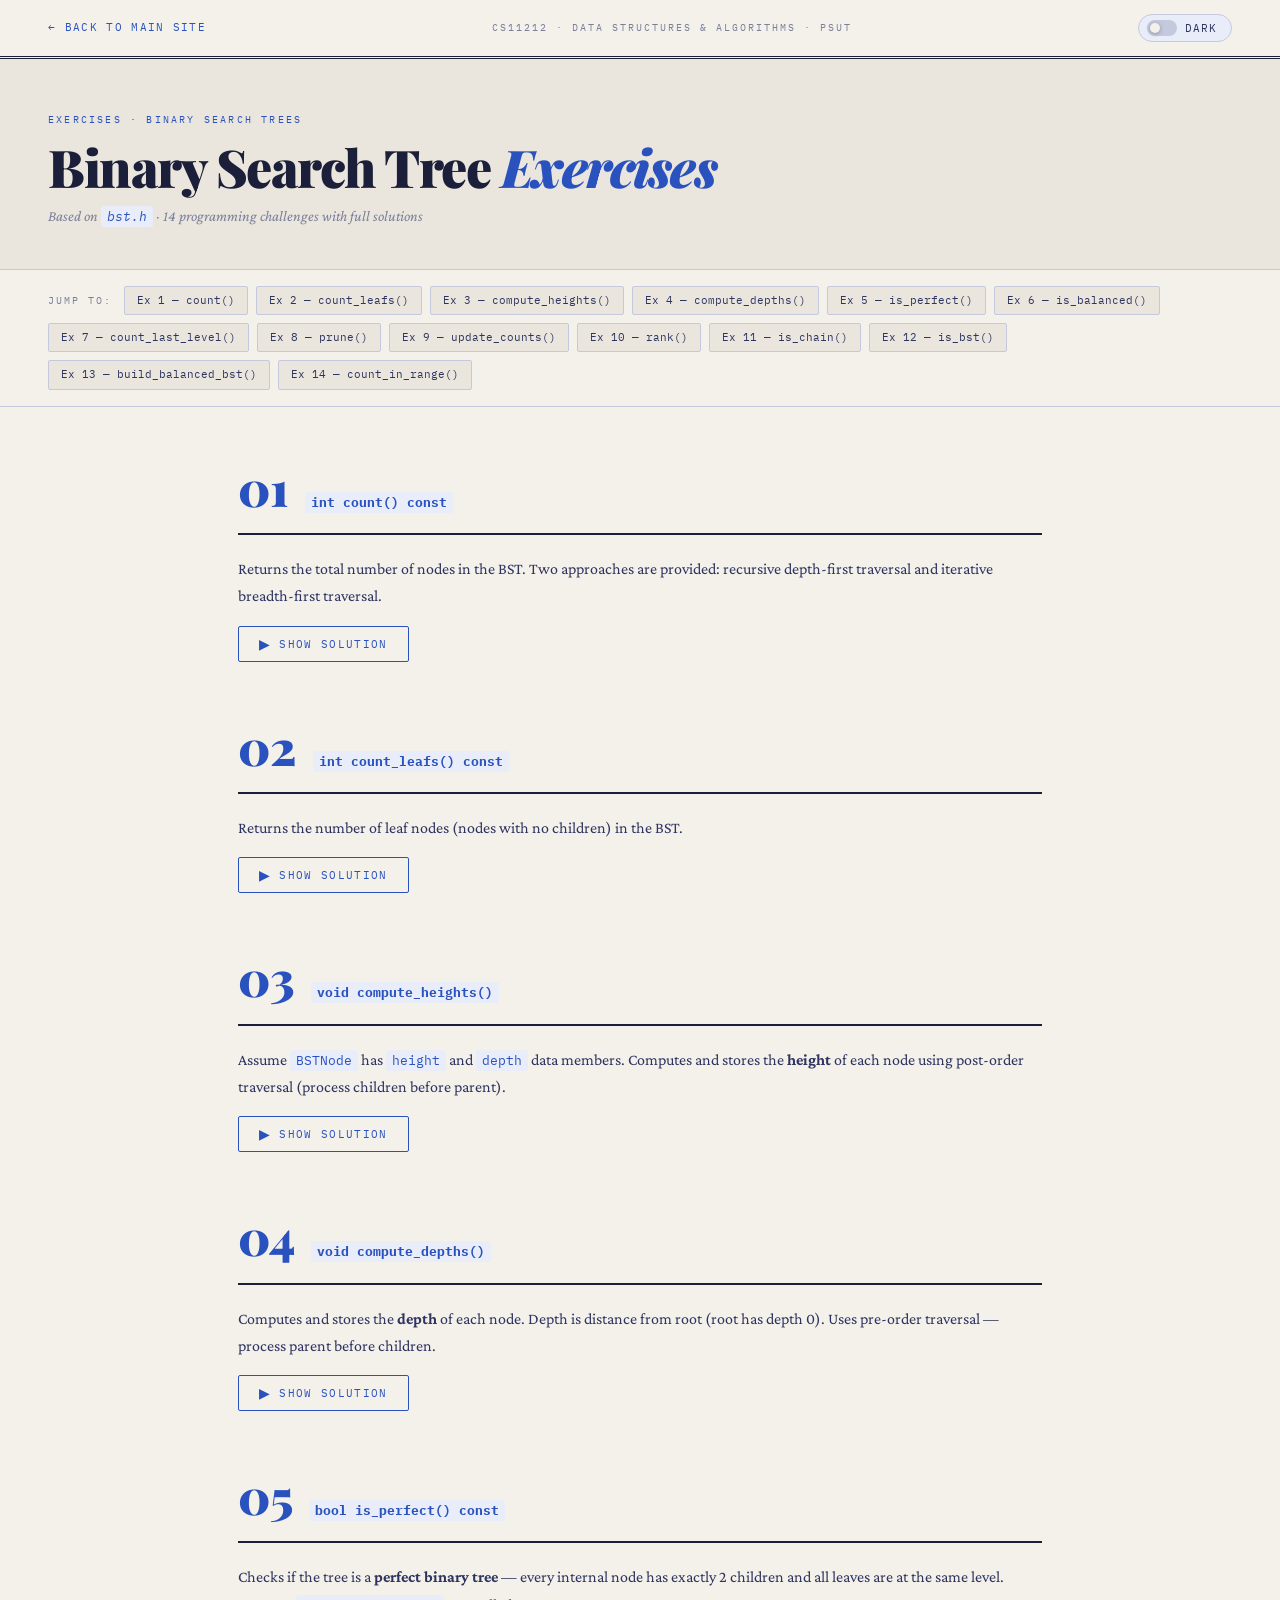
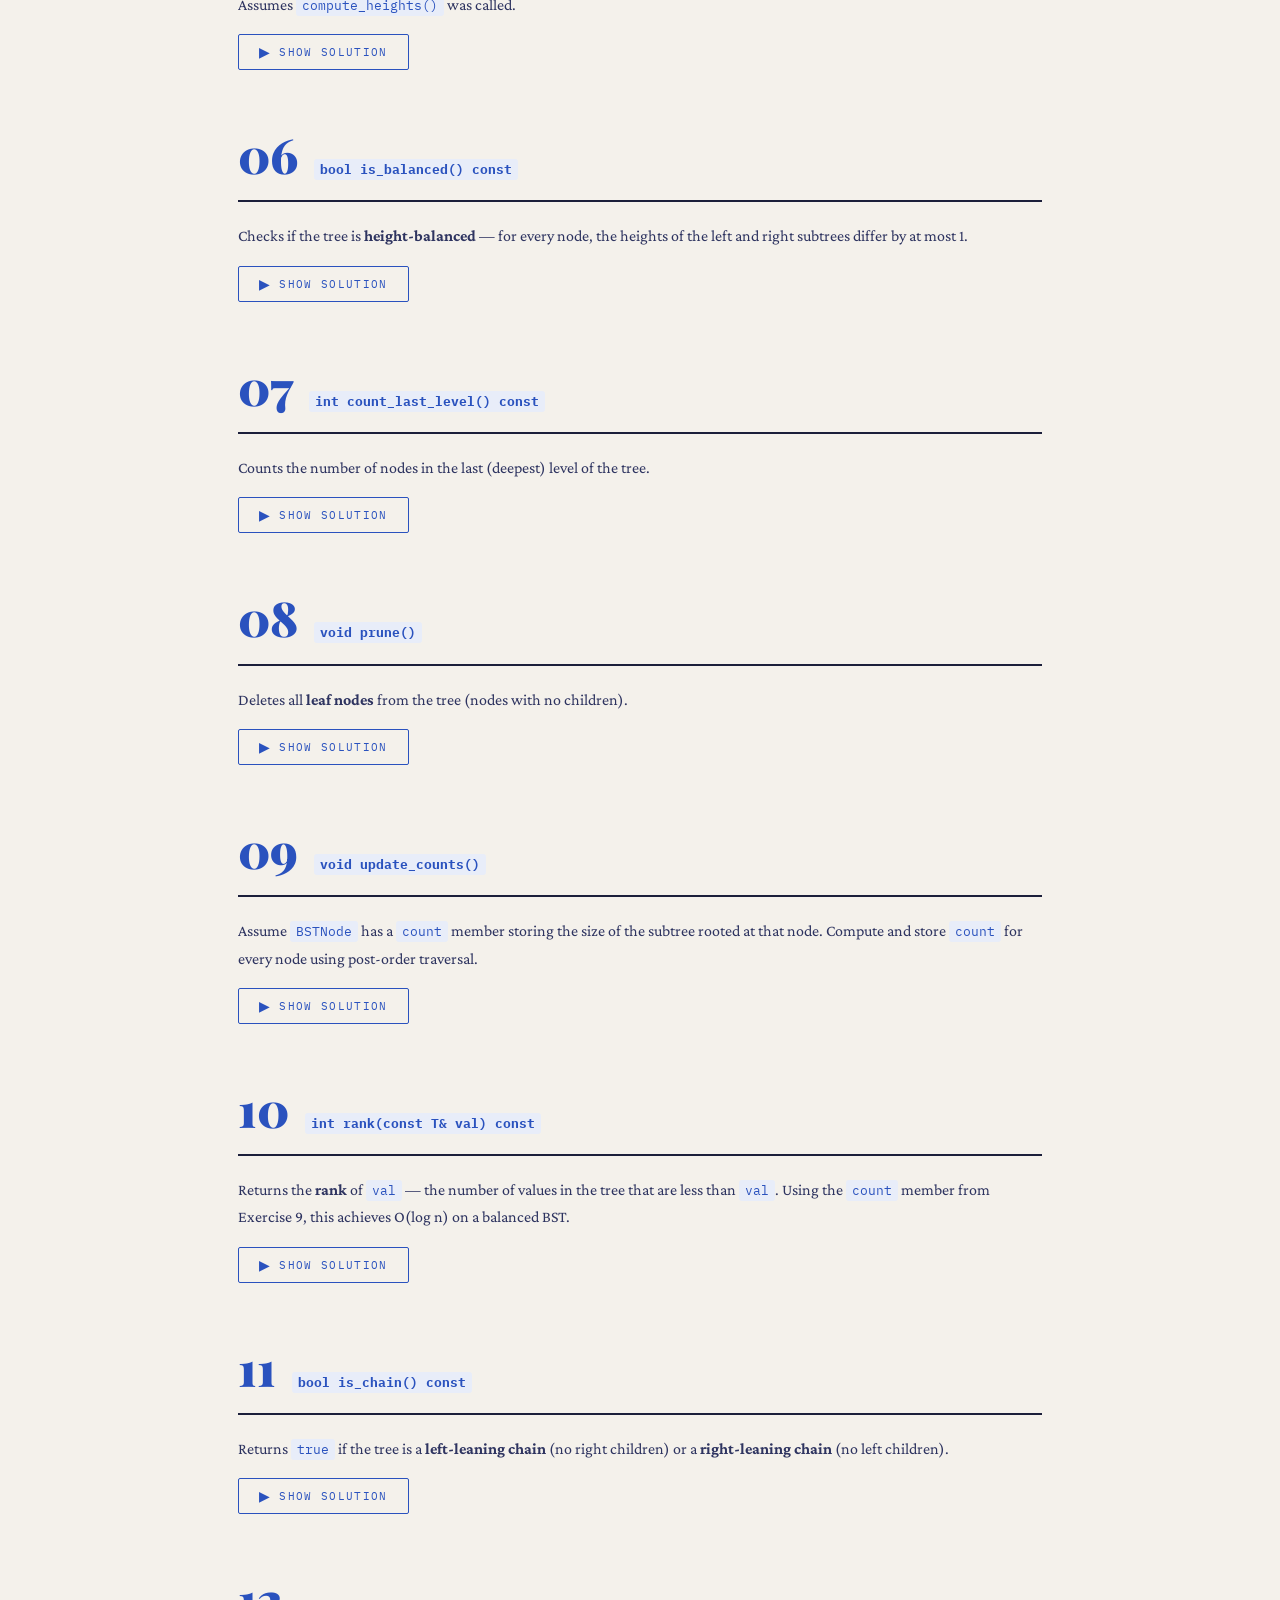
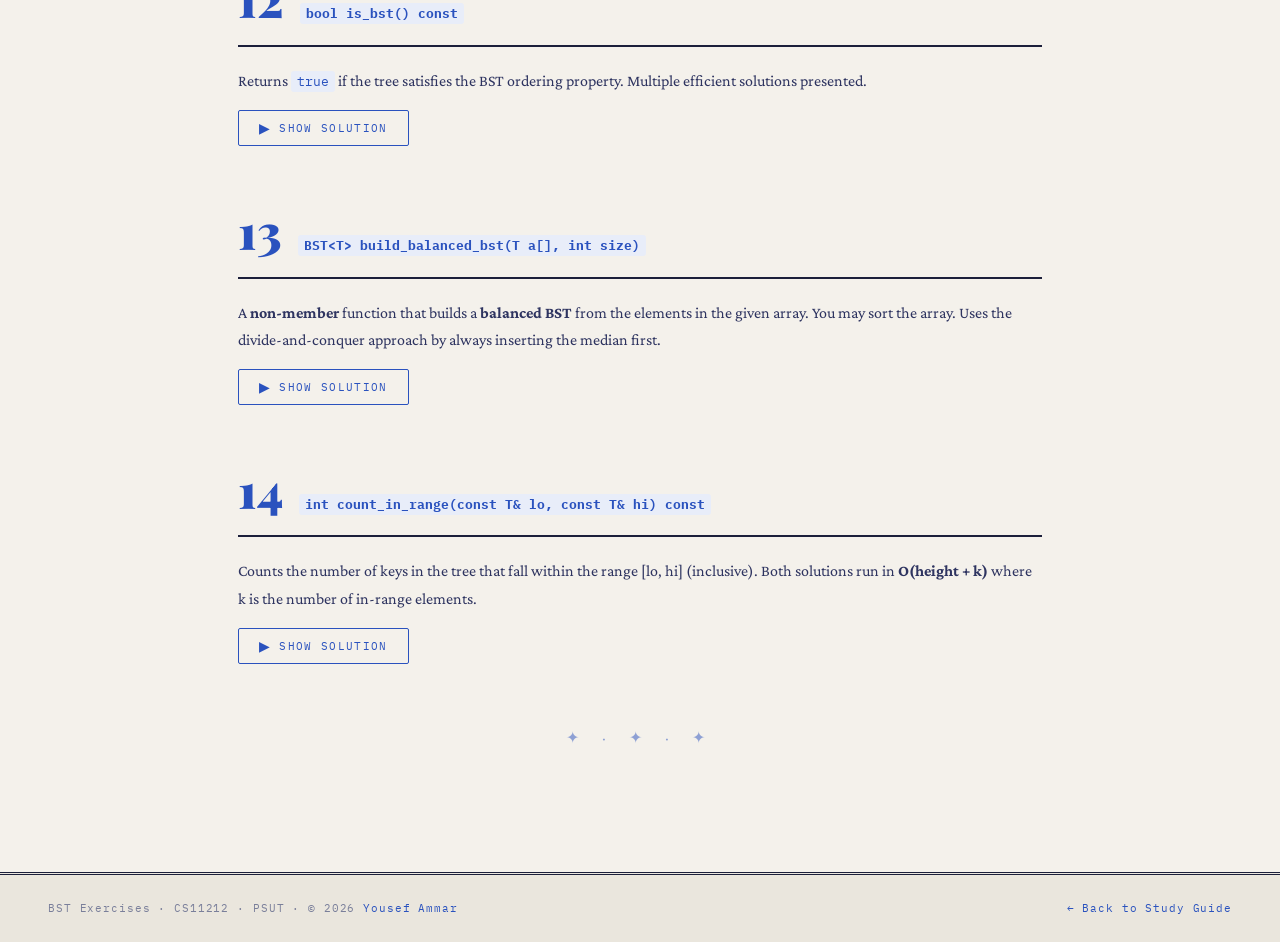
<file: exercises/bst_exercises.html>
<!DOCTYPE html>
<html lang="en">
<head>
  <meta charset="UTF-8" />
  <meta name="viewport" content="width=device-width, initial-scale=1.0" />
  <title>BST Exercises — CS11212</title>
  <meta name="description" content="14 programming exercises on Binary Search Trees with full solutions for PSUT Data Structures course." />
  <link rel="stylesheet" href="../shared.css" />
</head>
<body>

  <div class="topbar">
    <div class="topbar-inner">
      <a class="back-link" href="../index.html">← Back to Main Site</a>
      <span class="topbar-title">CS11212 · Data Structures &amp; Algorithms · PSUT</span>
      <button class="theme-toggle" onclick="toggleTheme()" aria-label="Toggle theme">
        <div class="toggle-track"><div class="toggle-thumb"></div></div>
        <span id="themeLabel">DARK</span>
      </button>
    </div>
  </div>

  <div class="hero">
    <div class="hero-cat">Exercises · Binary Search Trees</div>
    <h1>Binary Search Tree <em>Exercises</em></h1>
    <p class="hero-sub">Based on <code>bst.h</code> · 14 programming challenges with full solutions</p>
  </div>

  <div class="toc-bar">
    <span class="toc-label">Jump to:</span>
    <a class="toc-chip" href="#ex1">Ex 1 — count()</a>
    <a class="toc-chip" href="#ex2">Ex 2 — count_leafs()</a>
    <a class="toc-chip" href="#ex3">Ex 3 — compute_heights()</a>
    <a class="toc-chip" href="#ex4">Ex 4 — compute_depths()</a>
    <a class="toc-chip" href="#ex5">Ex 5 — is_perfect()</a>
    <a class="toc-chip" href="#ex6">Ex 6 — is_balanced()</a>
    <a class="toc-chip" href="#ex7">Ex 7 — count_last_level()</a>
    <a class="toc-chip" href="#ex8">Ex 8 — prune()</a>
    <a class="toc-chip" href="#ex9">Ex 9 — update_counts()</a>
    <a class="toc-chip" href="#ex10">Ex 10 — rank()</a>
    <a class="toc-chip" href="#ex11">Ex 11 — is_chain()</a>
    <a class="toc-chip" href="#ex12">Ex 12 — is_bst()</a>
    <a class="toc-chip" href="#ex13">Ex 13 — build_balanced_bst()</a>
    <a class="toc-chip" href="#ex14">Ex 14 — count_in_range()</a>
  </div>

  <div class="content">

    <!-- EXERCISE 1 -->
    <div class="exercise" id="ex1">
      <div class="exercise-header">
        <div class="exercise-num">01</div>
        <div class="exercise-title"><code>int count() const</code></div>
      </div>
      <p class="exercise-desc">Returns the total number of nodes in the BST. Two approaches are provided: recursive depth-first traversal and iterative breadth-first traversal.</p>
      <button class="solution-toggle" data-target="sol1"><span class="toggle-arrow">▶</span> <span class="toggle-text">Show Solution</span></button>
      <div class="solution-block" id="sol1">
        <div class="solution-label">Solution #1 — Recursive (DFS)</div>
        <div class="code-block">
          <div class="code-bar"><div class="code-dots"><div class="code-dot dot-r"></div><div class="code-dot dot-y"></div><div class="code-dot dot-g"></div></div></div>
          <pre class="code-pre" data-code="// Use depth-first traversal:
// the order of the recursive calls does not matter
// (post-order, in-order and pre-order are all ok)
template <class T>
int BST<T>::count(BSTNode<T>* node) const 
{
    if (node == nullptr)
        return 0;
    return 1 + count(node->left) + count(node->right);
}

template <class T>
int BST<T>::count() const 
{
    return count(root);
}"></pre>
        </div>
        <div class="solution-label" style="margin-top:20px;">Solution #2 — Iterative (BFS)</div>
        <div class="code-block">
          <div class="code-bar"><div class="code-dots"><div class="code-dot dot-r"></div><div class="code-dot dot-y"></div><div class="code-dot dot-g"></div></div></div>
          <pre class="code-pre" data-code="template <class T>
int BST<T>::count() const 
{
    if (is_empty())
        return 0;
  
    int counter = 0;
    QueueDLL<BSTNode<T>*> queue;
    queue.enqueue(root);
  
    while (!queue.is_empty()) {
        counter++;
        BSTNode<T>* node = queue.dequeue();
        if (node->left != nullptr)
            queue.enqueue(node->left);
        if (node->right != nullptr)
            queue.enqueue(node->right);
    }
  
    return counter;
}"></pre>
        </div>
      </div>
    </div>

    <!-- EXERCISE 2 -->
    <div class="exercise" id="ex2">
      <div class="exercise-header">
        <div class="exercise-num">02</div>
        <div class="exercise-title"><code>int count_leafs() const</code></div>
      </div>
      <p class="exercise-desc">Returns the number of leaf nodes (nodes with no children) in the BST.</p>
      <button class="solution-toggle" data-target="sol2"><span class="toggle-arrow">▶</span> <span class="toggle-text">Show Solution</span></button>
      <div class="solution-block" id="sol2">
        <div class="solution-label">Solution #1 — Recursive</div>
        <div class="code-block">
          <div class="code-bar"><div class="code-dots"><div class="code-dot dot-r"></div><div class="code-dot dot-y"></div><div class="code-dot dot-g"></div></div></div>
          <pre class="code-pre" data-code="template <class T>
int BST<T>::count_leafs(BSTNode<T>* node) const 
{
    if (node == nullptr)
        return 0;
    if (node->left == nullptr && node->right == nullptr)
        return 1;
    return count_leafs(node->left) + count_leafs(node->right);
}

template <class T>
int BST<T>::count_leafs() const 
{
    return count_leafs(root);
}"></pre>
        </div>
        <p class="exercise-desc" style="margin-top:12px;font-style:italic;">Solution #2: Use BFS (breadth-first traversal) similar to Exercise 1, Solution #2 — count nodes where both children are null.</p>
      </div>
    </div>

    <!-- EXERCISE 3 -->
    <div class="exercise" id="ex3">
      <div class="exercise-header">
        <div class="exercise-num">03</div>
        <div class="exercise-title"><code>void compute_heights()</code></div>
      </div>
      <p class="exercise-desc">Assume <code>BSTNode</code> has <code>height</code> and <code>depth</code> data members. Computes and stores the <strong>height</strong> of each node using post-order traversal (process children before parent).</p>
      <button class="solution-toggle" data-target="sol3"><span class="toggle-arrow">▶</span> <span class="toggle-text">Show Solution</span></button>
      <div class="solution-block" id="sol3">
        <div class="solution-label">Solution #1 — Explicit post-order</div>
        <div class="code-block">
          <div class="code-bar"><div class="code-dots"><div class="code-dot dot-r"></div><div class="code-dot dot-y"></div><div class="code-dot dot-g"></div></div></div>
          <pre class="code-pre" data-code="template <class T>
void BST<T>::compute_heights(BSTNode<T>* node) 
{
    if (node == nullptr)
        return;
  
    compute_heights(node->left);
    compute_heights(node->right);
  
    int left_height = -1;
    if (node->left != nullptr)
        left_height = node->left->height;
  
    int right_height = -1;
    if (node->right != nullptr)
        right_height = node->right->height;
  
    node->height = 1 + std::max(left_height, right_height);
}

template <class T>
void BST<T>::compute_heights() 
{
    compute_heights(root);
}"></pre>
        </div>
        <div class="solution-label" style="margin-top:20px;">Solution #2 — Compact return-based</div>
        <div class="code-block">
          <div class="code-bar"><div class="code-dots"><div class="code-dot dot-r"></div><div class="code-dot dot-y"></div><div class="code-dot dot-g"></div></div></div>
          <pre class="code-pre" data-code="template<class T>
int BST<T>::compute_heights(BSTNode<T>* node){
    if(node == nullptr)
        return -1;

    node->height = 1 + max(compute_heights(node->left),
                           compute_heights(node->right));
    return node->height;
}

template <class T>
void BST<T>::compute_heights() 
{
    compute_heights(root);
}"></pre>
        </div>
      </div>
    </div>

    <!-- EXERCISE 4 -->
    <div class="exercise" id="ex4">
      <div class="exercise-header">
        <div class="exercise-num">04</div>
        <div class="exercise-title"><code>void compute_depths()</code></div>
      </div>
      <p class="exercise-desc">Computes and stores the <strong>depth</strong> of each node. Depth is distance from root (root has depth 0). Uses pre-order traversal — process parent before children.</p>
      <button class="solution-toggle" data-target="sol4"><span class="toggle-arrow">▶</span> <span class="toggle-text">Show Solution</span></button>
      <div class="solution-block" id="sol4">
        <div class="solution-label">Solution #1 — Pre-order (DFS)</div>
        <div class="code-block">
          <div class="code-bar"><div class="code-dots"><div class="code-dot dot-r"></div><div class="code-dot dot-y"></div><div class="code-dot dot-g"></div></div></div>
          <pre class="code-pre" data-code="template <class T>
void BST<T>::compute_depths(BSTNode<T>* node, BSTNode<T>* parent) 
{
    if (node == nullptr)
        return;
  
    if (parent == nullptr)
        node->depth = 0;
    else
        node->depth = parent->depth + 1;
    
    compute_depths(node->left, node);
    compute_depths(node->right, node);
}

template <class T>
void BST<T>::compute_depths() 
{
    compute_depths(root, nullptr);
}"></pre>
        </div>
        <div class="solution-label" style="margin-top:20px;">Solution #2 — BFS (level-order)</div>
        <div class="code-block">
          <div class="code-bar"><div class="code-dots"><div class="code-dot dot-r"></div><div class="code-dot dot-y"></div><div class="code-dot dot-g"></div></div></div>
          <pre class="code-pre" data-code="template <class T>
void BST<T>::compute_depths() 
{
    if (is_empty())
        return;
  
    QueueDLL<BSTNode<T>*> queue;
    queue.enqueue(root);
    root->depth = 0;
  
    while (!queue.is_empty()) {
        BSTNode<T>* node = queue.dequeue();
    
        if (node->left != nullptr) {
            node->left->depth = node->depth + 1;
            queue.enqueue(node->left);
        }
        if (node->right != nullptr) {
            node->right->depth = node->depth + 1;
            queue.enqueue(node->right);
        }
    }
}"></pre>
        </div>
      </div>
    </div>

    <!-- EXERCISE 5 -->
    <div class="exercise" id="ex5">
      <div class="exercise-header">
        <div class="exercise-num">05</div>
        <div class="exercise-title"><code>bool is_perfect() const</code></div>
      </div>
      <p class="exercise-desc">Checks if the tree is a <strong>perfect binary tree</strong> — every internal node has exactly 2 children and all leaves are at the same level. Assumes <code>compute_heights()</code> was called.</p>
      <button class="solution-toggle" data-target="sol5"><span class="toggle-arrow">▶</span> <span class="toggle-text">Show Solution</span></button>
      <div class="solution-block" id="sol5">
        <div class="solution-label">Solution #1 — Recursive check on children heights</div>
        <div class="code-block">
          <div class="code-bar"><div class="code-dots"><div class="code-dot dot-r"></div><div class="code-dot dot-y"></div><div class="code-dot dot-g"></div></div></div>
          <pre class="code-pre" data-code="template <class T>
bool BST<T>::is_perfect() const 
{
    return is_perfect(root);
}

template <class T>
bool BST<T>::is_perfect(BSTNode<T>* node) const
{
    if (node == nullptr)
        return true;
    
    int left_height = -1;
    int right_height = -1;
    
    if (node->left != nullptr)
        left_height = node->left->height;
    if (node->right != nullptr)
        right_height = node->right->height;
    
    if (left_height != right_height)
        return false;
    
    return is_perfect(node->left) && is_perfect(node->right);
}"></pre>
        </div>
        <div class="solution-label" style="margin-top:20px;">Solution #2 — Count formula: 2^(h+1) - 1 nodes</div>
        <div class="code-block">
          <div class="code-bar"><div class="code-dots"><div class="code-dot dot-r"></div><div class="code-dot dot-y"></div><div class="code-dot dot-g"></div></div></div>
          <pre class="code-pre" data-code="template <class T>
bool BST<T>::is_perfect() const 
{
    if (root == nullptr)
        return true;
    
    if (count() == (pow(2.0, root->height+1) - 1))
        return true;
    else
        return false;
}"></pre>
        </div>
      </div>
    </div>

    <!-- EXERCISE 6 -->
    <div class="exercise" id="ex6">
      <div class="exercise-header">
        <div class="exercise-num">06</div>
        <div class="exercise-title"><code>bool is_balanced() const</code></div>
      </div>
      <p class="exercise-desc">Checks if the tree is <strong>height-balanced</strong> — for every node, the heights of the left and right subtrees differ by at most 1.</p>
      <button class="solution-toggle" data-target="sol6"><span class="toggle-arrow">▶</span> <span class="toggle-text">Show Solution</span></button>
      <div class="solution-block" id="sol6">
        <div class="solution-label">Solution</div>
        <div class="code-block">
          <div class="code-bar"><div class="code-dots"><div class="code-dot dot-r"></div><div class="code-dot dot-y"></div><div class="code-dot dot-g"></div></div></div>
          <pre class="code-pre" data-code="template <class T>
bool BST<T>::is_balanced() const 
{
    compute_heights();
    return is_balanced(root);
}

template <class T>
bool BST<T>::is_balanced(BSTNode<T>* node) const
{
    if (node == nullptr)
        return true;
    
    int left_height = -1;
    int right_height = -1;
    
    if (node->left != nullptr)
        left_height = node->left->height;
    if (node->right != nullptr)
        right_height = node->right->height;
    
    if (abs(left_height - right_height) > 1)
        return false;
    
    return is_balanced(node->left) && is_balanced(node->right);
}"></pre>
        </div>
      </div>
    </div>

    <!-- EXERCISE 7 -->
    <div class="exercise" id="ex7">
      <div class="exercise-header">
        <div class="exercise-num">07</div>
        <div class="exercise-title"><code>int count_last_level() const</code></div>
      </div>
      <p class="exercise-desc">Counts the number of nodes in the last (deepest) level of the tree.</p>
      <button class="solution-toggle" data-target="sol7"><span class="toggle-arrow">▶</span> <span class="toggle-text">Show Solution</span></button>
      <div class="solution-block" id="sol7">
        <div class="solution-label">Approach</div>
        <div class="example-note">
          1. Call <code>compute_heights()</code> and <code>compute_depths()</code>.<br/>
          2. The depth of the last level equals the <code>height</code> of the root.<br/>
          3. Perform any traversal and count all nodes whose <code>depth</code> equals <code>root->height</code>.
        </div>
      </div>
    </div>

    <!-- EXERCISE 8 -->
    <div class="exercise" id="ex8">
      <div class="exercise-header">
        <div class="exercise-num">08</div>
        <div class="exercise-title"><code>void prune()</code></div>
      </div>
      <p class="exercise-desc">Deletes all <strong>leaf nodes</strong> from the tree (nodes with no children).</p>
      <button class="solution-toggle" data-target="sol8"><span class="toggle-arrow">▶</span> <span class="toggle-text">Show Solution</span></button>
      <div class="solution-block" id="sol8">
        <div class="solution-label">Solution</div>
        <div class="code-block">
          <div class="code-bar"><div class="code-dots"><div class="code-dot dot-r"></div><div class="code-dot dot-y"></div><div class="code-dot dot-g"></div></div></div>
          <pre class="code-pre" data-code="template <class T>
void BST<T>::prune() {
    root = prune(root);
}

template <class T>
BSTNode<T>* BST<T>::prune(BSTNode<T>* node) {
    if (node == nullptr)
        return nullptr;
  
    if (node->left == nullptr && node->right == nullptr) {
        delete node;
        return nullptr;
    }
  
    node->left = prune(node->left);
    node->right = prune(node->right);
    return node;
}"></pre>
        </div>
      </div>
    </div>

    <!-- EXERCISE 9 -->
    <div class="exercise" id="ex9">
      <div class="exercise-header">
        <div class="exercise-num">09</div>
        <div class="exercise-title"><code>void update_counts()</code></div>
      </div>
      <p class="exercise-desc">Assume <code>BSTNode</code> has a <code>count</code> member storing the size of the subtree rooted at that node. Compute and store <code>count</code> for every node using post-order traversal.</p>
      <button class="solution-toggle" data-target="sol9"><span class="toggle-arrow">▶</span> <span class="toggle-text">Show Solution</span></button>
      <div class="solution-block" id="sol9">
        <div class="solution-label">Solution</div>
        <div class="code-block">
          <div class="code-bar"><div class="code-dots"><div class="code-dot dot-r"></div><div class="code-dot dot-y"></div><div class="code-dot dot-g"></div></div></div>
          <pre class="code-pre" data-code="template <class T>
void BST<T>::update_counts(BSTNode<T>* node) 
{
    if (node == nullptr)
        return;
  
    update_counts(node->left);
    update_counts(node->right);
  
    int left_count = 0;
    if (node->left != nullptr)
        left_count = node->left->count;
  
    int right_count = 0;
    if (node->right != nullptr)
        right_count = node->right->count;    
  
    node->count = 1 + left_count + right_count;
}

template <class T>
void BST<T>::update_counts() 
{
    update_counts(root);
}"></pre>
        </div>
      </div>
    </div>

    <!-- EXERCISE 10 -->
    <div class="exercise" id="ex10">
      <div class="exercise-header">
        <div class="exercise-num">10</div>
        <div class="exercise-title"><code>int rank(const T&amp; val) const</code></div>
      </div>
      <p class="exercise-desc">Returns the <strong>rank</strong> of <code>val</code> — the number of values in the tree that are less than <code>val</code>. Using the <code>count</code> member from Exercise 9, this achieves O(log n) on a balanced BST.</p>
      <button class="solution-toggle" data-target="sol10"><span class="toggle-arrow">▶</span> <span class="toggle-text">Show Solution</span></button>
      <div class="solution-block" id="sol10">
        <div class="solution-label">Solution</div>
        <div class="code-block">
          <div class="code-bar"><div class="code-dots"><div class="code-dot dot-r"></div><div class="code-dot dot-y"></div><div class="code-dot dot-g"></div></div></div>
          <pre class="code-pre" data-code="// a helper function
template <class T>
int BST<T>::get_count(BSTNode<T>* node) const {
    if (node == nullptr) return 0;
    else return node->count;
}

template <class T>
int BST<T>::rank(const T& val) const 
{
    return rank(val, root);
}

template <class T>
int BST<T>::rank(const T& val, BSTNode<T>* node) const
{
    if (node == nullptr)
        return 0;
    
    if (val == node->val)
        return get_count(node->left);
    else if (val < node->val)
        return rank(val, node->left);
    else
        return 1 + get_count(node->left) + rank(val, node->right);
}"></pre>
        </div>
      </div>
    </div>

    <!-- EXERCISE 11 -->
    <div class="exercise" id="ex11">
      <div class="exercise-header">
        <div class="exercise-num">11</div>
        <div class="exercise-title"><code>bool is_chain() const</code></div>
      </div>
      <p class="exercise-desc">Returns <code>true</code> if the tree is a <strong>left-leaning chain</strong> (no right children) or a <strong>right-leaning chain</strong> (no left children).</p>
      <button class="solution-toggle" data-target="sol11"><span class="toggle-arrow">▶</span> <span class="toggle-text">Show Solution</span></button>
      <div class="solution-block" id="sol11">
        <div class="solution-label">Solution</div>
        <div class="code-block">
          <div class="code-bar"><div class="code-dots"><div class="code-dot dot-r"></div><div class="code-dot dot-y"></div><div class="code-dot dot-g"></div></div></div>
          <pre class="code-pre" data-code="template <class T>
bool BST<T>::is_chain() const {
    if (root == nullptr)
        return true;

    // check if left-leaning chain
    BSTNode<T>* curr = root;
    bool left_chain = true;
    while (curr != nullptr) {
        if (curr->right != nullptr) {
            left_chain = false;
            break;
        }
        curr = curr->left;
    }

    if (left_chain)
        return true;

    // check if right-leaning chain
    curr = root;
    while (curr != nullptr) {
        if (curr->left != nullptr)
            return false;
        curr = curr->right;
    }

    return true;
}"></pre>
        </div>
      </div>
    </div>

    <!-- EXERCISE 12 -->
    <div class="exercise" id="ex12">
      <div class="exercise-header">
        <div class="exercise-num">12</div>
        <div class="exercise-title"><code>bool is_bst() const</code></div>
      </div>
      <p class="exercise-desc">Returns <code>true</code> if the tree satisfies the BST ordering property. Multiple efficient solutions presented.</p>
      <button class="solution-toggle" data-target="sol12"><span class="toggle-arrow">▶</span> <span class="toggle-text">Show Solution</span></button>
      <div class="solution-block" id="sol12">
        <div class="solution-label">Solution #1 — In-order traversal gives sorted list O(n)</div>
        <div class="code-block">
          <div class="code-bar"><div class="code-dots"><div class="code-dot dot-r"></div><div class="code-dot dot-y"></div><div class="code-dot dot-g"></div></div></div>
          <pre class="code-pre" data-code="template <class T>
bool BST<T>::is_bst() const {
    DLList<T> list = elements();
    
    DLLNode<T>* curr = list.head_node();
    while (curr != nullptr && curr->get_next() != nullptr) {
        if (curr->get_val() > curr->get_next()->get_val())
            return false;
        curr = curr->get_next();
    }

    return true;
}"></pre>
        </div>
        <div class="solution-label" style="margin-top:20px;">Solution #2 — Range constraint check O(n)</div>
        <div class="code-block">
          <div class="code-bar"><div class="code-dots"><div class="code-dot dot-r"></div><div class="code-dot dot-y"></div><div class="code-dot dot-g"></div></div></div>
          <pre class="code-pre" data-code="template <class T>
bool BST<T>::is_bst() const {
    return is_bst(root, nullptr, nullptr);
}

template <class T>
bool BST<T>::is_bst(BSTNode<T>* curr, BSTNode<T>* lo, BSTNode<T>* hi) const {
    if (curr == nullptr)
        return true;

    if (lo != nullptr && curr->val < lo->val)
        return false;
    if (hi != nullptr && curr->val > hi->val)
        return false;

    bool left_bst = is_bst(curr->left, lo, curr);
    bool right_bst = is_bst(curr->right, curr, hi);

    return left_bst && right_bst;   
}"></pre>
        </div>
      </div>
    </div>

    <!-- EXERCISE 13 -->
    <div class="exercise" id="ex13">
      <div class="exercise-header">
        <div class="exercise-num">13</div>
        <div class="exercise-title"><code>BST&lt;T&gt; build_balanced_bst(T a[], int size)</code></div>
      </div>
      <p class="exercise-desc">A <strong>non-member</strong> function that builds a <strong>balanced BST</strong> from the elements in the given array. You may sort the array. Uses the divide-and-conquer approach by always inserting the median first.</p>
      <button class="solution-toggle" data-target="sol13"><span class="toggle-arrow">▶</span> <span class="toggle-text">Show Solution</span></button>
      <div class="solution-block" id="sol13">
        <div class="solution-label">Solution</div>
        <div class="code-block">
          <div class="code-bar"><div class="code-dots"><div class="code-dot dot-r"></div><div class="code-dot dot-y"></div><div class="code-dot dot-g"></div></div></div>
          <pre class="code-pre" data-code="template <class T>
void build_balanced_bst(T a[], int lo, int hi, BST<T>& bst) {
    if (lo > hi)
        return;

    int mid = lo + (hi - lo) / 2;
    bst.insert(a[mid]);

    build_balanced_bst(a, lo, mid-1, bst);
    build_balanced_bst(a, mid+1, hi, bst);
}

template <class T>
BST<T> build_balanced_bst(T a[], int size) {
    BST<T> bst;
    sort(a, a+size);
    build_balanced_bst(a, 0, size-1, bst);
    return bst;
}"></pre>
        </div>
      </div>
    </div>

    <!-- EXERCISE 14 -->
    <div class="exercise" id="ex14">
      <div class="exercise-header">
        <div class="exercise-num">14</div>
        <div class="exercise-title"><code>int count_in_range(const T&amp; lo, const T&amp; hi) const</code></div>
      </div>
      <p class="exercise-desc">Counts the number of keys in the tree that fall within the range [lo, hi] (inclusive). Both solutions run in <strong>O(height + k)</strong> where k is the number of in-range elements.</p>
      <button class="solution-toggle" data-target="sol14"><span class="toggle-arrow">▶</span> <span class="toggle-text">Show Solution</span></button>
      <div class="solution-block" id="sol14">
        <div class="solution-label">Solution #1 — Recursive (prune branches outside range)</div>
        <div class="code-block">
          <div class="code-bar"><div class="code-dots"><div class="code-dot dot-r"></div><div class="code-dot dot-y"></div><div class="code-dot dot-g"></div></div></div>
          <pre class="code-pre" data-code="template <class T>
int BST<T>::count_in_range(const T& lo, const T& hi) const {
    return count_in_range(root, lo, hi);
}

template <class T>
int BST<T>::count_in_range(BSTNode<T>* node, const T& lo, const T& hi) const {
    if (node == nullptr)
        return 0;

    if (node->val >= lo && node->val <= hi)
        return 1 + count_in_range(node->left, lo, hi)
                 + count_in_range(node->right, lo, hi);
    else if (hi < node->val)
        return count_in_range(node->left, lo, hi);
    else
        return count_in_range(node->right, lo, hi);
}"></pre>
        </div>
        <div class="solution-label" style="margin-top:20px;">Solution #2 — Iterative BFS with pruning</div>
        <div class="code-block">
          <div class="code-bar"><div class="code-dots"><div class="code-dot dot-r"></div><div class="code-dot dot-y"></div><div class="code-dot dot-g"></div></div></div>
          <pre class="code-pre" data-code="template <class T>
int BST<T>::count_in_range(const T& lo, const T& hi) const {
    if (is_empty())
        return 0;

    int count = 0;
    QueueDLL<BSTNode<T>*> queue;
    queue.enqueue(root);

    while (!queue.is_empty()) {
        BSTNode<T>* node = queue.dequeue();
        if (node->val >= lo && node->val <= hi)
            count++;

        if (node->left != nullptr && node->val >= lo)
            queue.enqueue(node->left);

        if (node->right != nullptr && node->val <= hi)
            queue.enqueue(node->right);
    }

    return count;
}"></pre>
        </div>
      </div>
    </div>

    <div class="divider">✦ · ✦ · ✦</div>

  </div>

  <footer class="page-footer">
    <span>BST Exercises · CS11212 · PSUT · © 2026 <a href="https://yousefammmar.github.io/profile/" target="_blank">Yousef Ammar</a></span>
    <a href="../index.html">← Back to Study Guide</a>
  </footer>

  <script src="../shared.js"></script>
</body>
</html>
</file>
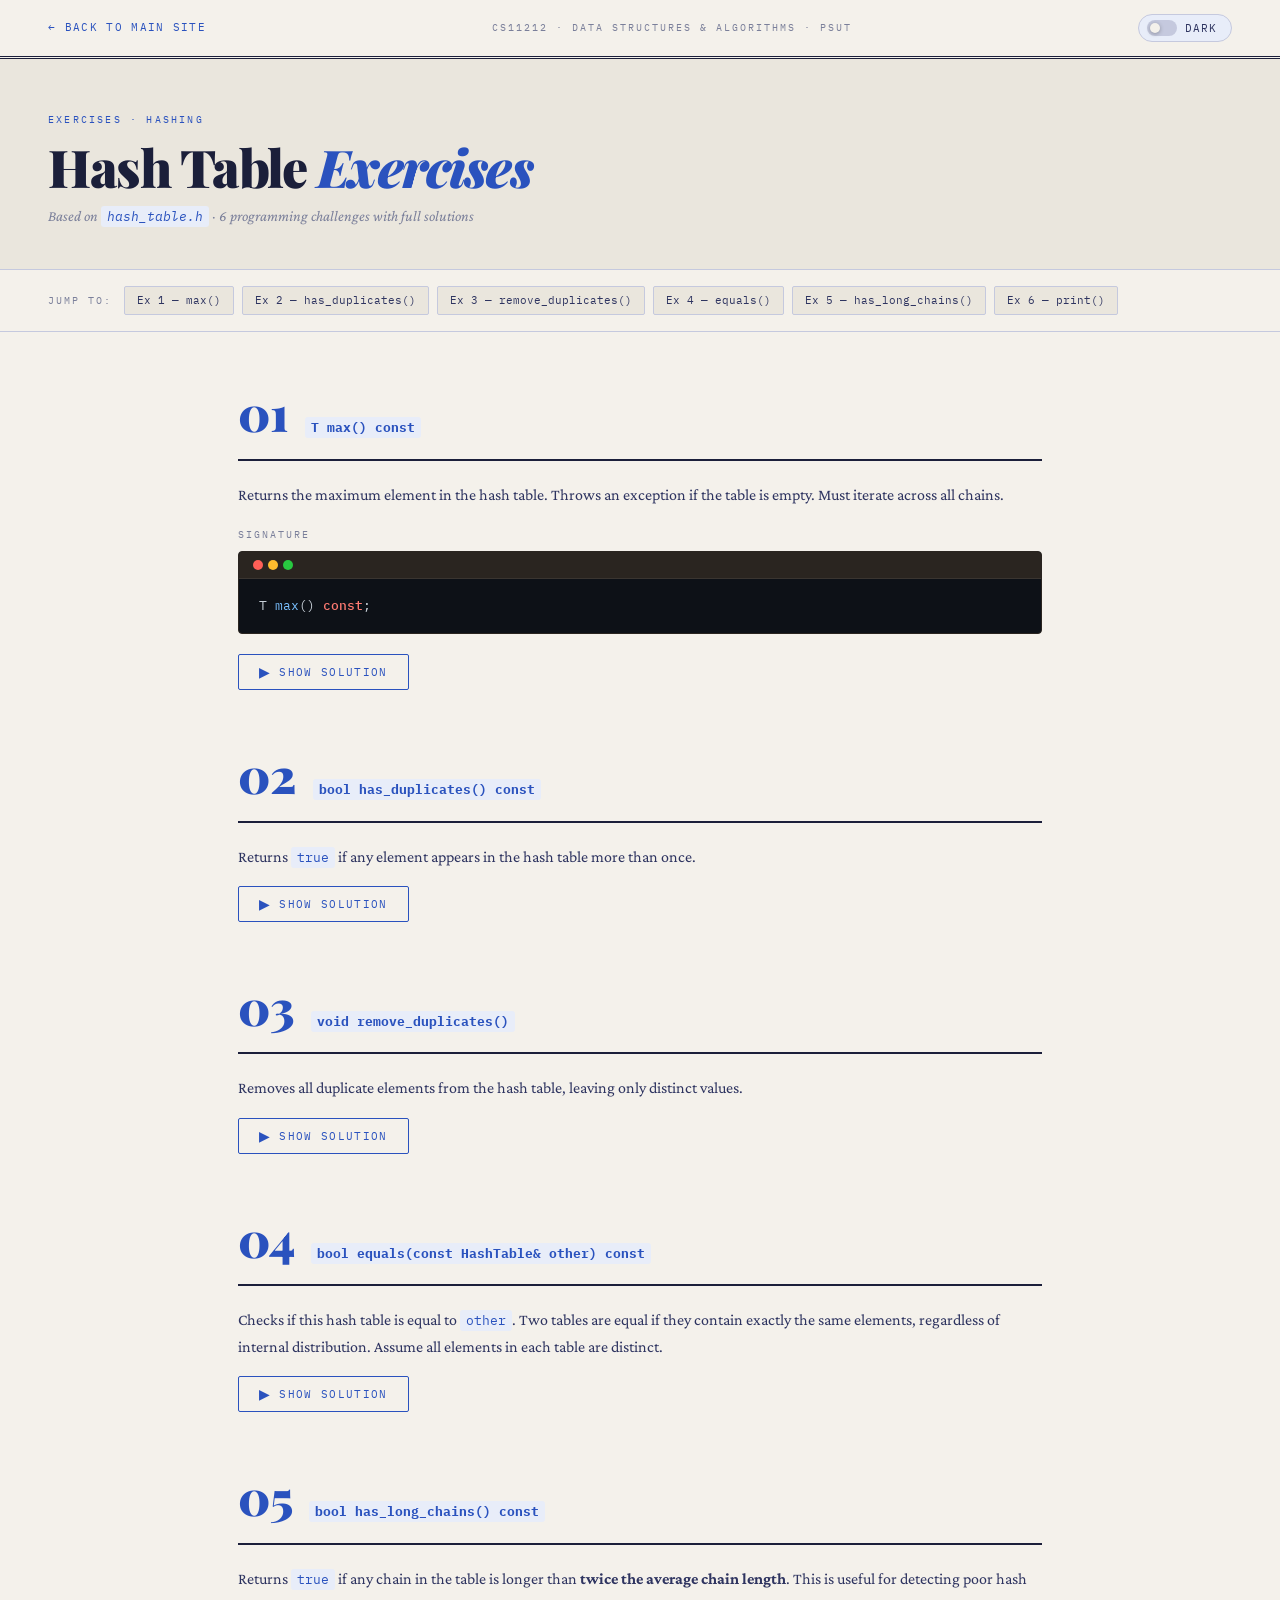
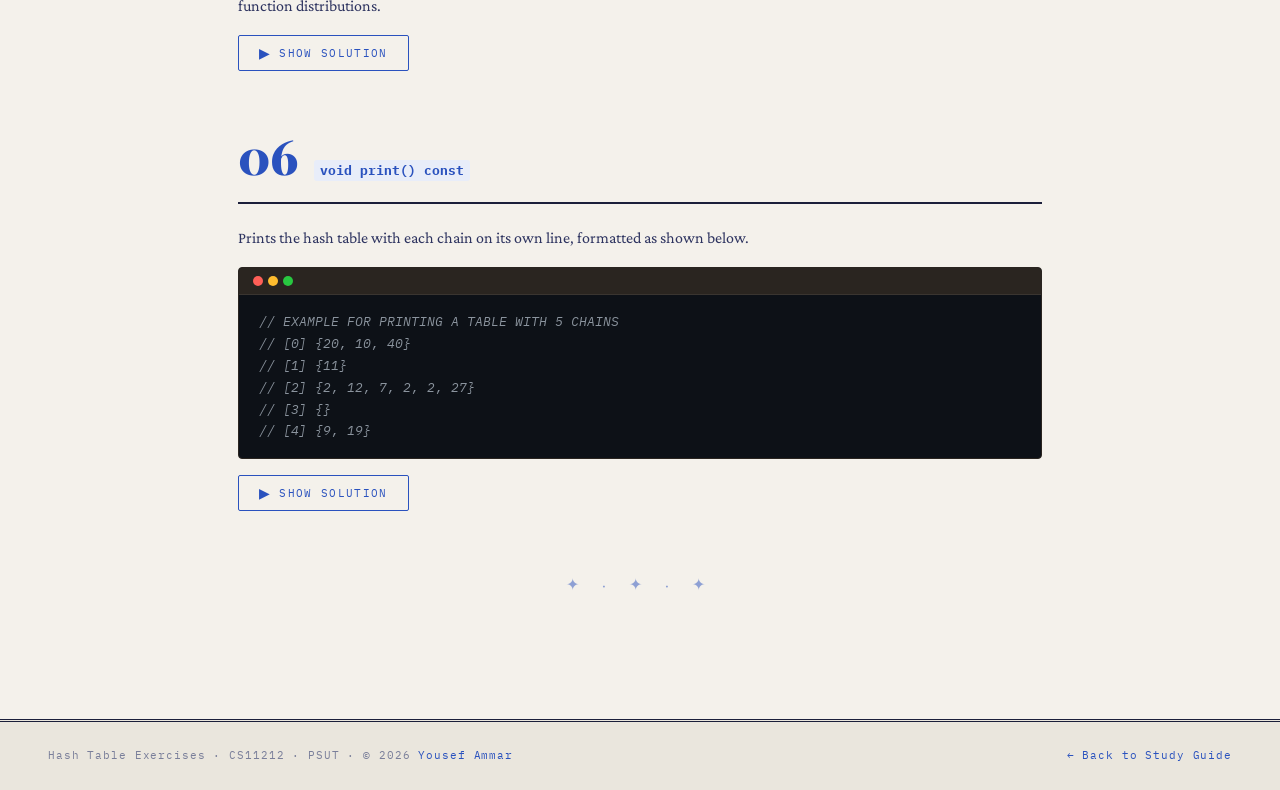
<file: exercises/hashing_exercises.html>
<!DOCTYPE html>
<html lang="en">
<head>
  <meta charset="UTF-8" />
  <meta name="viewport" content="width=device-width, initial-scale=1.0" />
  <title>Hash Table Exercises — CS11212</title>
  <meta name="description" content="6 programming exercises on Hash Tables with full solutions for PSUT Data Structures course." />
  <link rel="stylesheet" href="../shared.css" />
</head>
<body>

  <div class="topbar">
    <div class="topbar-inner">
      <a class="back-link" href="../index.html">← Back to Main Site</a>
      <span class="topbar-title">CS11212 · Data Structures &amp; Algorithms · PSUT</span>
      <button class="theme-toggle" onclick="toggleTheme()" aria-label="Toggle theme">
        <div class="toggle-track"><div class="toggle-thumb"></div></div>
        <span id="themeLabel">DARK</span>
      </button>
    </div>
  </div>

  <div class="hero">
    <div class="hero-cat">Exercises · Hashing</div>
    <h1>Hash Table <em>Exercises</em></h1>
    <p class="hero-sub">Based on <code>hash_table.h</code> · 6 programming challenges with full solutions</p>
  </div>

  <div class="toc-bar">
    <span class="toc-label">Jump to:</span>
    <a class="toc-chip" href="#ex1">Ex 1 — max()</a>
    <a class="toc-chip" href="#ex2">Ex 2 — has_duplicates()</a>
    <a class="toc-chip" href="#ex3">Ex 3 — remove_duplicates()</a>
    <a class="toc-chip" href="#ex4">Ex 4 — equals()</a>
    <a class="toc-chip" href="#ex5">Ex 5 — has_long_chains()</a>
    <a class="toc-chip" href="#ex6">Ex 6 — print()</a>
  </div>

  <div class="content">

    <!-- EXERCISE 1 -->
    <div class="exercise" id="ex1">
      <div class="exercise-header">
        <div class="exercise-num">01</div>
        <div class="exercise-title"><code>T max() const</code></div>
      </div>
      <p class="exercise-desc">Returns the maximum element in the hash table. Throws an exception if the table is empty. Must iterate across all chains.</p>
      <div class="sig-label">Signature</div>
      <div class="code-block">
        <div class="code-bar"><div class="code-dots"><div class="code-dot dot-r"></div><div class="code-dot dot-y"></div><div class="code-dot dot-g"></div></div></div>
        <pre class="code-pre" data-code="T max() const;"></pre>
      </div>
      <button class="solution-toggle" data-target="sol1"><span class="toggle-arrow">▶</span> <span class="toggle-text">Show Solution</span></button>
      <div class="solution-block" id="sol1">
        <div class="solution-label">Solution</div>
        <div class="code-block">
          <div class="code-bar"><div class="code-dots"><div class="code-dot dot-r"></div><div class="code-dot dot-y"></div><div class="code-dot dot-g"></div></div></div>
          <pre class="code-pre" data-code='template <class T>
T HashTable<T>::max() const 
{
    if (is_empty())
        throw string("ERROR: Attempting to retrieve the max from an empty hash table.");
  
    DLLNode<T>* max_node = nullptr;
    for (int i = 0; i < m; i++) {
        DLLNode<T>* curr = table[i].head_node();
        while (curr != nullptr) {
            if (max_node == nullptr || curr->get_val() > max_node->get_val())
                max_node = curr;
            curr = curr->get_next();
        }
    }
  
    return max_node->get_val();
}

// NOTE: Could be simplified by calling elements() and iterating over the linked list.'></pre>
        </div>
      </div>
    </div>

    <!-- EXERCISE 2 -->
    <div class="exercise" id="ex2">
      <div class="exercise-header">
        <div class="exercise-num">02</div>
        <div class="exercise-title"><code>bool has_duplicates() const</code></div>
      </div>
      <p class="exercise-desc">Returns <code>true</code> if any element appears in the hash table more than once.</p>
      <button class="solution-toggle" data-target="sol2"><span class="toggle-arrow">▶</span> <span class="toggle-text">Show Solution</span></button>
      <div class="solution-block" id="sol2">
        <div class="solution-label">Solution</div>
        <div class="code-block">
          <div class="code-bar"><div class="code-dots"><div class="code-dot dot-r"></div><div class="code-dot dot-y"></div><div class="code-dot dot-g"></div></div></div>
          <pre class="code-pre" data-code="template <class T>
bool HashTable<T>::has_duplicates() const
{
    HashTable<T> temp_table;
    DLList<T> temp_list = elements();
  
    DLLNode<T>* curr = temp_list.head_node();
    while (curr != nullptr) {
        if (temp_table.contains(curr->get_val()))
            return true;
        temp_table.insert(curr->get_val());
        curr = curr->get_next();
    }
  
    return false;
}"></pre>
        </div>
      </div>
    </div>

    <!-- EXERCISE 3 -->
    <div class="exercise" id="ex3">
      <div class="exercise-header">
        <div class="exercise-num">03</div>
        <div class="exercise-title"><code>void remove_duplicates()</code></div>
      </div>
      <p class="exercise-desc">Removes all duplicate elements from the hash table, leaving only distinct values.</p>
      <button class="solution-toggle" data-target="sol3"><span class="toggle-arrow">▶</span> <span class="toggle-text">Show Solution</span></button>
      <div class="solution-block" id="sol3">
        <div class="solution-label">Solution</div>
        <div class="code-block">
          <div class="code-bar"><div class="code-dots"><div class="code-dot dot-r"></div><div class="code-dot dot-y"></div><div class="code-dot dot-g"></div></div></div>
          <pre class="code-pre" data-code="template <class T>
void HashTable<T>::remove_duplicates()
{
    DLList<T> temp_list = elements();
    clear();
  
    // insert back only distinct elements
    DLLNode<T>* curr = temp_list.head_node();
    while (curr != nullptr) {
        if (!contains(curr->get_val()))
            insert(curr->get_val());
        curr = curr->get_next();
    }
}"></pre>
        </div>
      </div>
    </div>

    <!-- EXERCISE 4 -->
    <div class="exercise" id="ex4">
      <div class="exercise-header">
        <div class="exercise-num">04</div>
        <div class="exercise-title"><code>bool equals(const HashTable&amp; other) const</code></div>
      </div>
      <p class="exercise-desc">Checks if this hash table is equal to <code>other</code>. Two tables are equal if they contain exactly the same elements, regardless of internal distribution. Assume all elements in each table are distinct.</p>
      <button class="solution-toggle" data-target="sol4"><span class="toggle-arrow">▶</span> <span class="toggle-text">Show Solution</span></button>
      <div class="solution-block" id="sol4">
        <div class="solution-label">Solution</div>
        <div class="code-block">
          <div class="code-bar"><div class="code-dots"><div class="code-dot dot-r"></div><div class="code-dot dot-y"></div><div class="code-dot dot-g"></div></div></div>
          <pre class="code-pre" data-code="template <class T>
bool HashTable<T>::equals(const HashTable<T>& other) const
{
    if (n != other.n)
        return false;
  
    for (int i = 0; i < m; i++) {
        DLLNode<T>* curr = table[i].head_node();
        while (curr != nullptr) {
            if (!other.contains(curr->get_val()))
                return false;
            curr = curr->get_next();
        }
    }
  
    return true;
}"></pre>
        </div>
      </div>
    </div>

    <!-- EXERCISE 5 -->
    <div class="exercise" id="ex5">
      <div class="exercise-header">
        <div class="exercise-num">05</div>
        <div class="exercise-title"><code>bool has_long_chains() const</code></div>
      </div>
      <p class="exercise-desc">Returns <code>true</code> if any chain in the table is longer than <strong>twice the average chain length</strong>. This is useful for detecting poor hash function distributions.</p>
      <button class="solution-toggle" data-target="sol5"><span class="toggle-arrow">▶</span> <span class="toggle-text">Show Solution</span></button>
      <div class="solution-block" id="sol5">
        <div class="solution-label">Solution</div>
        <div class="code-block">
          <div class="code-bar"><div class="code-dots"><div class="code-dot dot-r"></div><div class="code-dot dot-y"></div><div class="code-dot dot-g"></div></div></div>
          <pre class="code-pre" data-code="template <class T>
bool HashTable<T>::has_long_chains() const
{  
    double avg_length = (double) n / m;

    for (int i = 0; i < m; i++) {
        int count = 0;
        DLLNode<T>* curr = table[i].head_node();

        while (curr != nullptr) {
            count++;
            curr = curr->get_next();
        }
        
        if (count > 2 * avg_length)
            return true;
    }
    
    return false;
}"></pre>
        </div>
      </div>
    </div>

    <!-- EXERCISE 6 -->
    <div class="exercise" id="ex6">
      <div class="exercise-header">
        <div class="exercise-num">06</div>
        <div class="exercise-title"><code>void print() const</code></div>
      </div>
      <p class="exercise-desc">Prints the hash table with each chain on its own line, formatted as shown below.</p>
      <div class="code-block" style="margin-bottom:16px;">
        <div class="code-bar"><div class="code-dots"><div class="code-dot dot-r"></div><div class="code-dot dot-y"></div><div class="code-dot dot-g"></div></div></div>
        <pre class="code-pre" data-code="// EXAMPLE FOR PRINTING A TABLE WITH 5 CHAINS
// [0] {20, 10, 40}
// [1] {11}
// [2] {2, 12, 7, 2, 2, 27}
// [3] {}
// [4] {9, 19}"></pre>
      </div>
      <button class="solution-toggle" data-target="sol6"><span class="toggle-arrow">▶</span> <span class="toggle-text">Show Solution</span></button>
      <div class="solution-block" id="sol6">
        <div class="solution-label">Solution</div>
        <div class="code-block">
          <div class="code-bar"><div class="code-dots"><div class="code-dot dot-r"></div><div class="code-dot dot-y"></div><div class="code-dot dot-g"></div></div></div>
          <pre class="code-pre" data-code="template <class T>
void HashTable<T>::print() const
{ 
    for (int i = 0; i < m; i++) {
        cout << &quot;[&quot; << i << &quot;] &quot;;
        cout << &quot;{&quot;;

        DLLNode<T>* curr = table[i].head_node();
        while (curr != nullptr) {
            cout << curr->get_val();
            if (curr != table[i].tail_node())
                cout << &quot;, &quot;;      

            curr = curr->get_next();
        }

        cout << &quot;}&quot; << endl;
    }
}"></pre>
        </div>
      </div>
    </div>

    <div class="divider">✦ · ✦ · ✦</div>

  </div>

  <footer class="page-footer">
    <span>Hash Table Exercises · CS11212 · PSUT · © 2026 <a href="https://yousefammmar.github.io/profile/" target="_blank">Yousef Ammar</a></span>
    <a href="../index.html">← Back to Study Guide</a>
  </footer>

  <script src="../shared.js"></script>
</body>
</html>
</file>
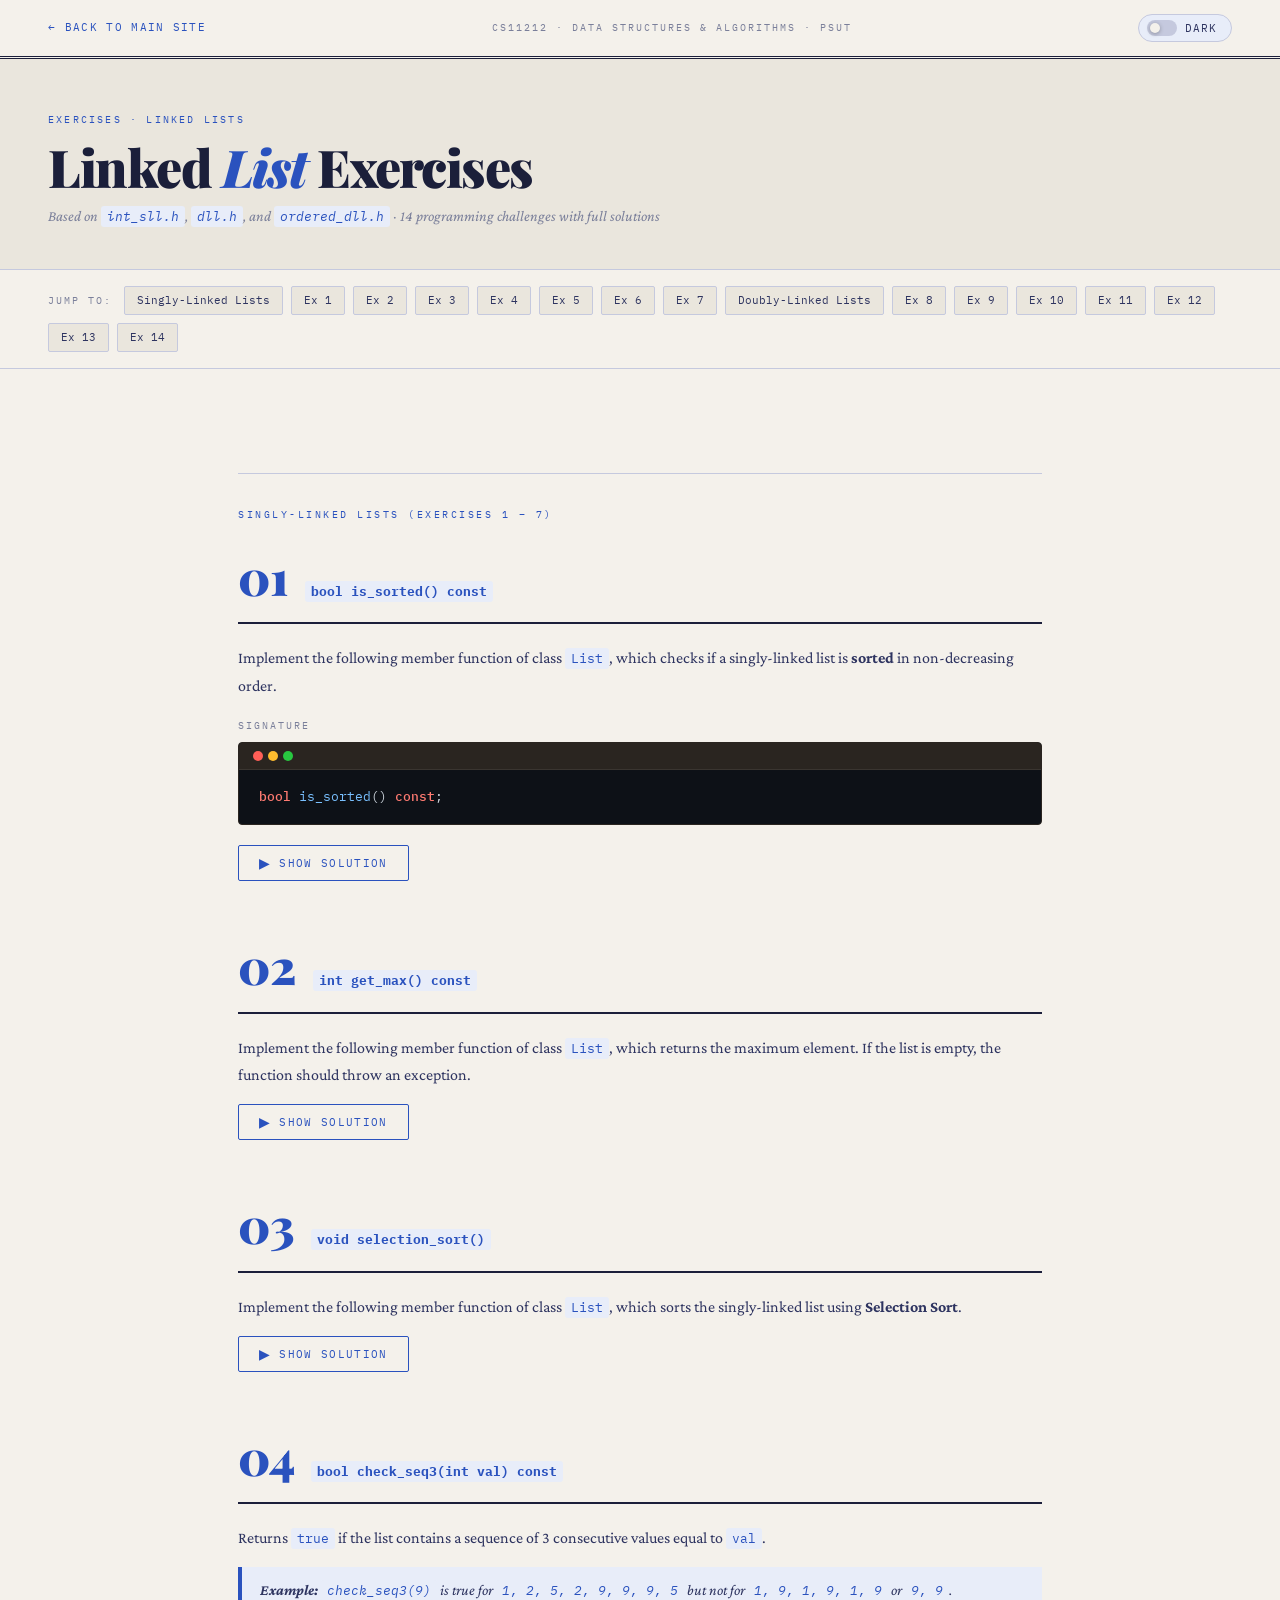
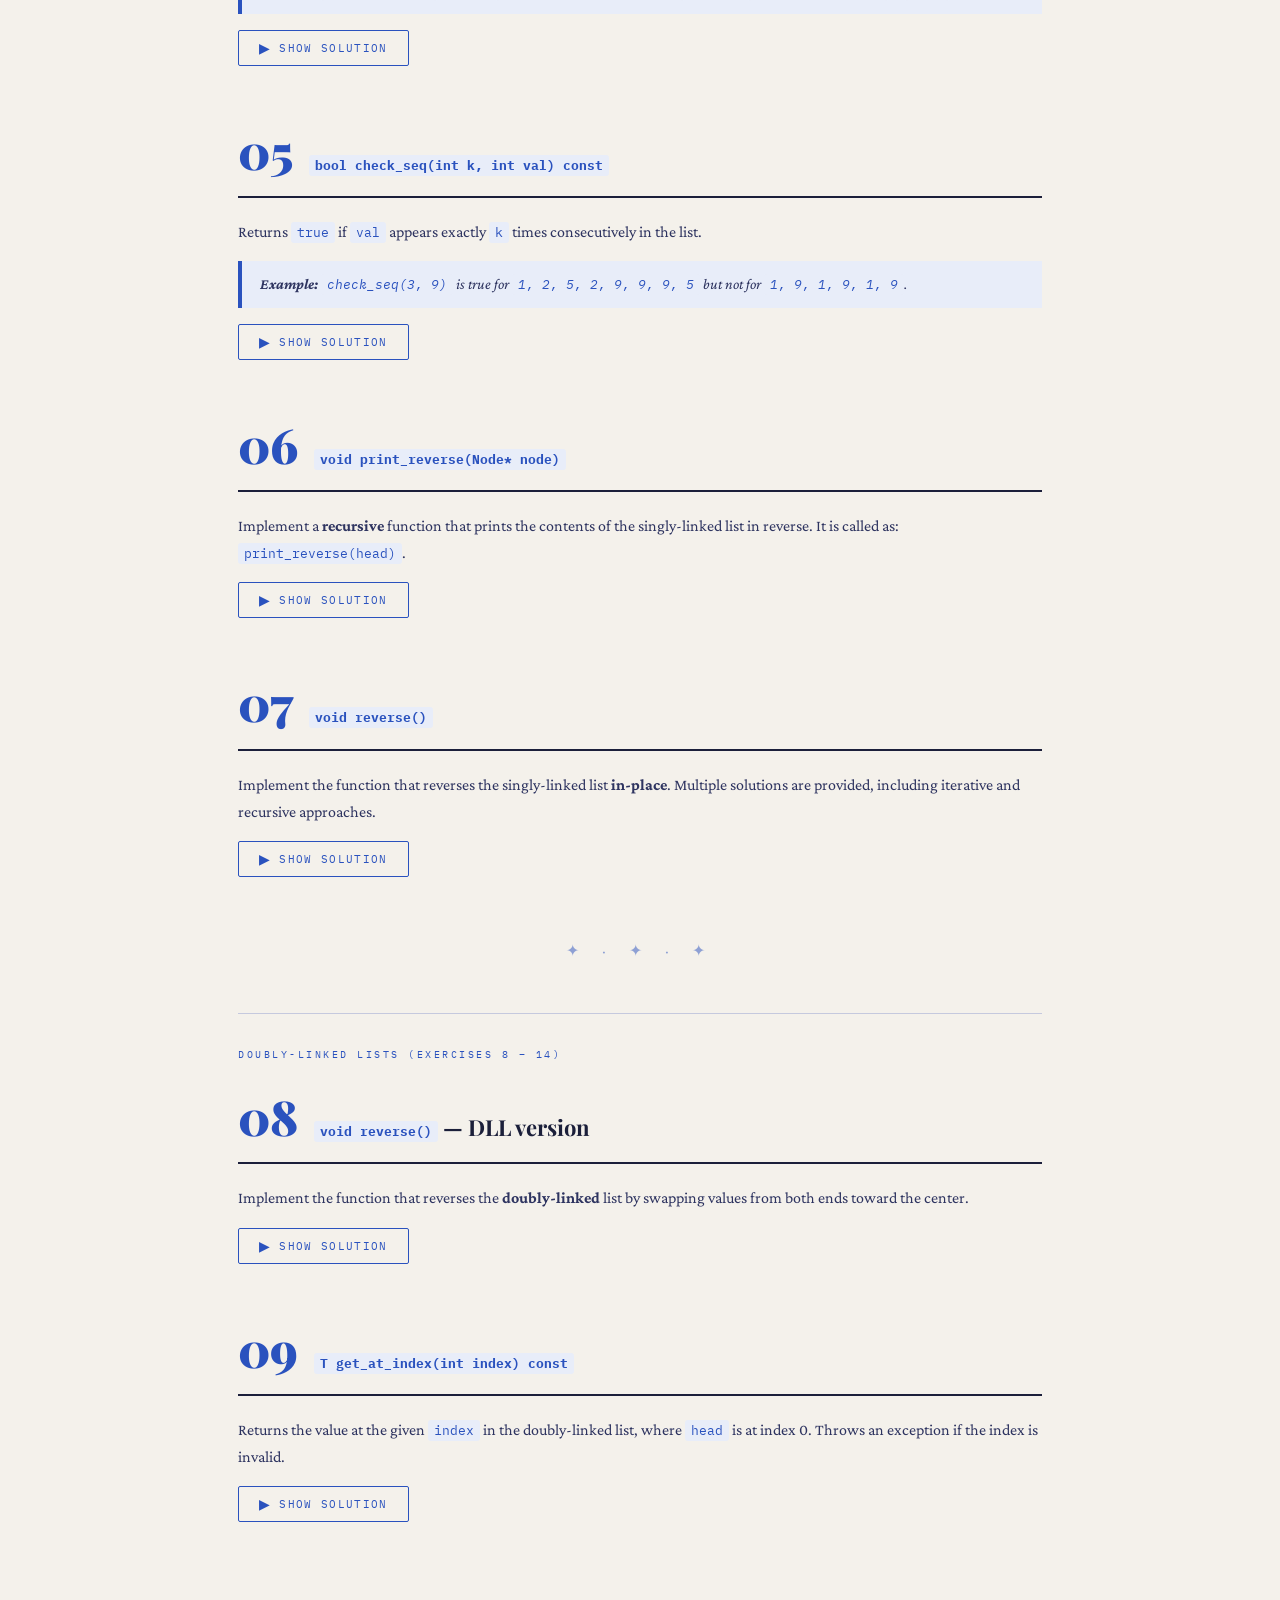
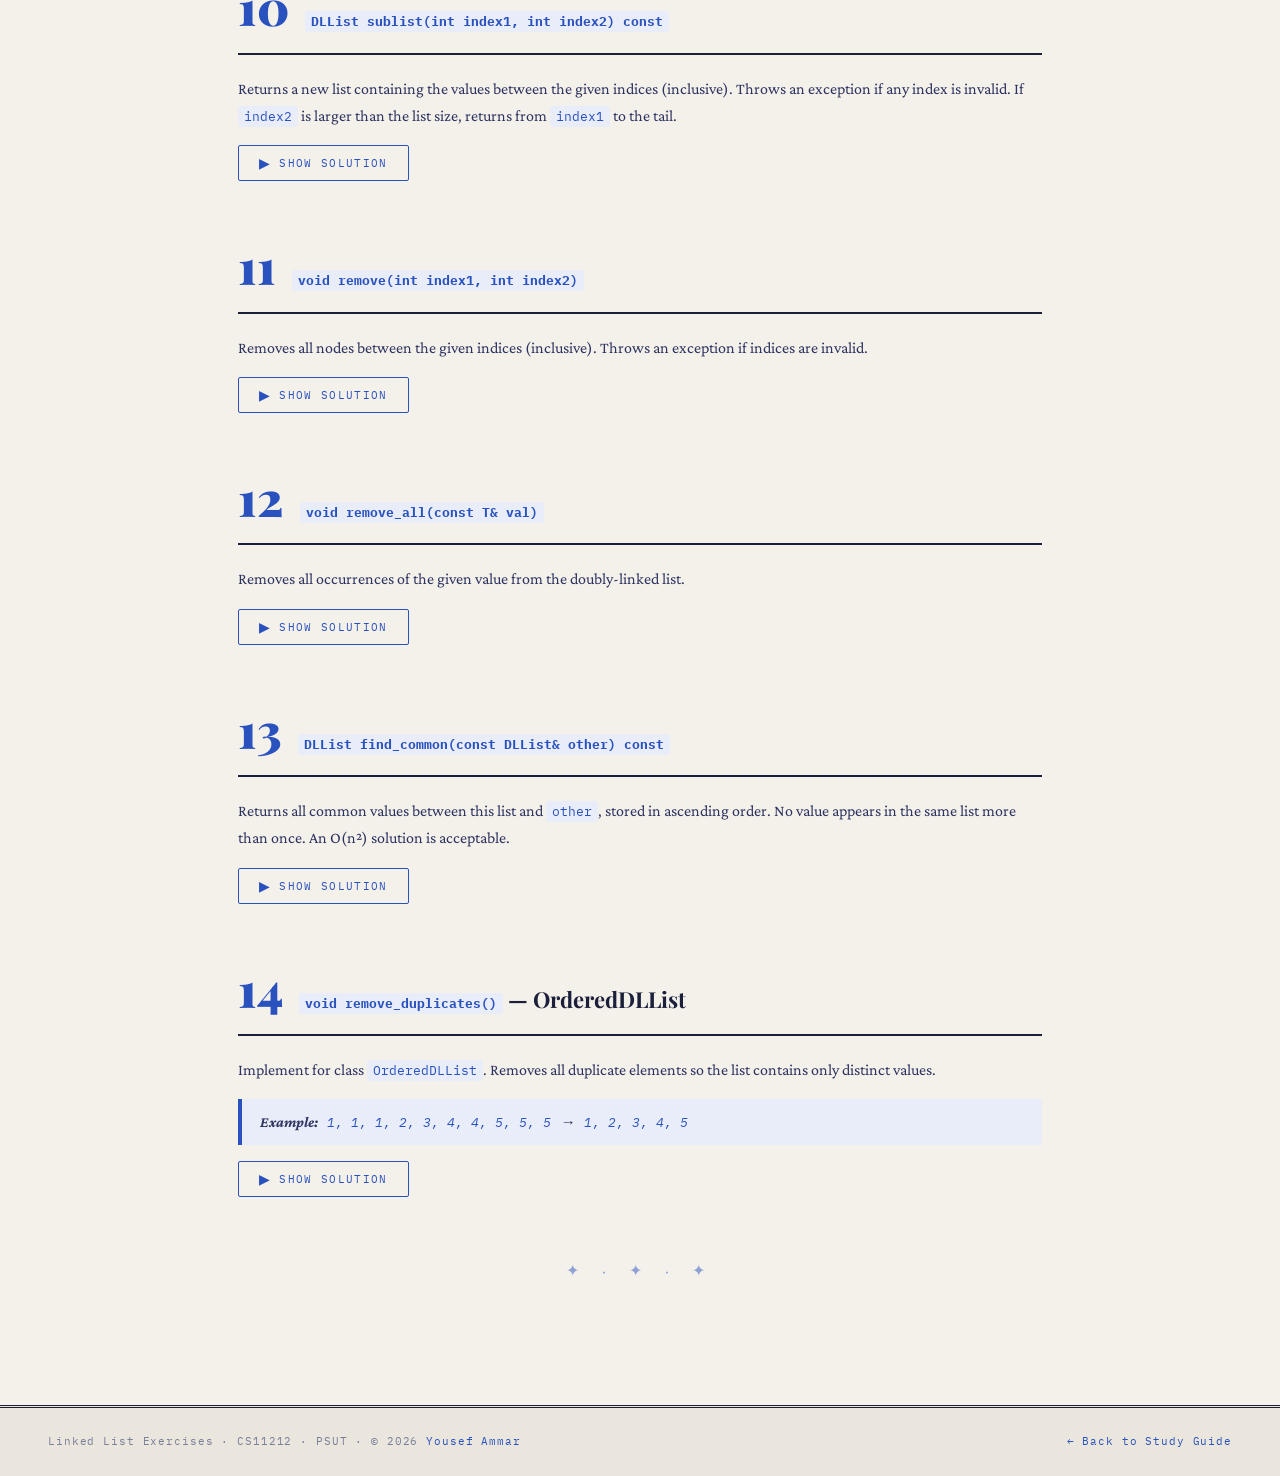
<file: exercises/list_exercises.html>
<!DOCTYPE html>
<html lang="en">
<head>
  <meta charset="UTF-8" />
  <meta name="viewport" content="width=device-width, initial-scale=1.0" />
  <title>Linked List Exercises — CS11212</title>
  <meta name="description" content="14 programming exercises on Singly and Doubly Linked Lists with full solutions for PSUT Data Structures course." />
  <link rel="stylesheet" href="../shared.css" />
</head>
<body>

  <div class="topbar">
    <div class="topbar-inner">
      <a class="back-link" href="../index.html">← Back to Main Site</a>
      <span class="topbar-title">CS11212 · Data Structures &amp; Algorithms · PSUT</span>
      <button class="theme-toggle" onclick="toggleTheme()" aria-label="Toggle theme">
        <div class="toggle-track"><div class="toggle-thumb"></div></div>
        <span id="themeLabel">DARK</span>
      </button>
    </div>
  </div>

  <div class="hero">
    <div class="hero-cat">Exercises · Linked Lists</div>
    <h1>Linked <em>List</em> Exercises</h1>
    <p class="hero-sub">Based on <code>int_sll.h</code>, <code>dll.h</code>, and <code>ordered_dll.h</code> · 14 programming challenges with full solutions</p>
  </div>

  <div class="toc-bar">
    <span class="toc-label">Jump to:</span>
    <a class="toc-chip" href="#sll">Singly-Linked Lists</a>
    <a class="toc-chip" href="#ex1">Ex 1</a>
    <a class="toc-chip" href="#ex2">Ex 2</a>
    <a class="toc-chip" href="#ex3">Ex 3</a>
    <a class="toc-chip" href="#ex4">Ex 4</a>
    <a class="toc-chip" href="#ex5">Ex 5</a>
    <a class="toc-chip" href="#ex6">Ex 6</a>
    <a class="toc-chip" href="#ex7">Ex 7</a>
    <a class="toc-chip" href="#dll">Doubly-Linked Lists</a>
    <a class="toc-chip" href="#ex8">Ex 8</a>
    <a class="toc-chip" href="#ex9">Ex 9</a>
    <a class="toc-chip" href="#ex10">Ex 10</a>
    <a class="toc-chip" href="#ex11">Ex 11</a>
    <a class="toc-chip" href="#ex12">Ex 12</a>
    <a class="toc-chip" href="#ex13">Ex 13</a>
    <a class="toc-chip" href="#ex14">Ex 14</a>
  </div>

  <div class="content">

    <div class="section-heading" id="sll">Singly-Linked Lists (Exercises 1 – 7)</div>

    <!-- EXERCISE 1 -->
    <div class="exercise" id="ex1">
      <div class="exercise-header">
        <div class="exercise-num">01</div>
        <div class="exercise-title"><code>bool is_sorted() const</code></div>
      </div>
      <p class="exercise-desc">Implement the following member function of class <code>List</code>, which checks if a singly-linked list is <strong>sorted</strong> in non-decreasing order.</p>
      <div class="sig-label">Signature</div>
      <div class="code-block">
        <div class="code-bar"><div class="code-dots"><div class="code-dot dot-r"></div><div class="code-dot dot-y"></div><div class="code-dot dot-g"></div></div></div>
        <pre class="code-pre" data-code="bool is_sorted() const;"></pre>
      </div>
      <button class="solution-toggle" data-target="sol1"><span class="toggle-arrow">▶</span> <span class="toggle-text">Show Solution</span></button>
      <div class="solution-block" id="sol1">
        <div class="solution-label">Solution</div>
        <div class="code-block">
          <div class="code-bar"><div class="code-dots"><div class="code-dot dot-r"></div><div class="code-dot dot-y"></div><div class="code-dot dot-g"></div></div><button class="code-copy" data-code="bool List::is_sorted() const 
{
    if (is_empty())
        return true;

    for (Node* curr = head; curr->next != nullptr; curr = curr->next)
        if (curr->val > curr->next->val)
            return false;

    return true;
}">Copy</button></div>
          <pre class="code-pre" data-code="bool List::is_sorted() const 
{
    if (is_empty())
        return true;

    for (Node* curr = head; curr->next != nullptr; curr = curr->next)
        if (curr->val > curr->next->val)
            return false;

    return true;
}"></pre>
        </div>
      </div>
    </div>

    <!-- EXERCISE 2 -->
    <div class="exercise" id="ex2">
      <div class="exercise-header">
        <div class="exercise-num">02</div>
        <div class="exercise-title"><code>int get_max() const</code></div>
      </div>
      <p class="exercise-desc">Implement the following member function of class <code>List</code>, which returns the maximum element. If the list is empty, the function should throw an exception.</p>
      <button class="solution-toggle" data-target="sol2"><span class="toggle-arrow">▶</span> <span class="toggle-text">Show Solution</span></button>
      <div class="solution-block" id="sol2">
        <div class="solution-label">Solution</div>
        <div class="code-block">
          <div class="code-bar"><div class="code-dots"><div class="code-dot dot-r"></div><div class="code-dot dot-y"></div><div class="code-dot dot-g"></div></div><button class="code-copy" data-code='int List::get_max() const 
{
    if (is_empty())
        throw string("ERROR: Attempting to get the max in an empty list");
  
    Node* max_node = head;
    for (Node* curr = head->next; curr != nullptr; curr = curr->next)
        if (curr->val > max_node->val)
            max_node = curr;
  
    return max_node->val;
}'>Copy</button></div>
          <pre class="code-pre" data-code='int List::get_max() const 
{
    if (is_empty())
        throw string("ERROR: Attempting to get the max in an empty list");
  
    Node* max_node = head;
    for (Node* curr = head->next; curr != nullptr; curr = curr->next)
        if (curr->val > max_node->val)
            max_node = curr;
  
    return max_node->val;
}'></pre>
        </div>
      </div>
    </div>

    <!-- EXERCISE 3 -->
    <div class="exercise" id="ex3">
      <div class="exercise-header">
        <div class="exercise-num">03</div>
        <div class="exercise-title"><code>void selection_sort()</code></div>
      </div>
      <p class="exercise-desc">Implement the following member function of class <code>List</code>, which sorts the singly-linked list using <strong>Selection Sort</strong>.</p>
      <button class="solution-toggle" data-target="sol3"><span class="toggle-arrow">▶</span> <span class="toggle-text">Show Solution</span></button>
      <div class="solution-block" id="sol3">
        <div class="solution-label">Solution</div>
        <div class="code-block">
          <div class="code-bar"><div class="code-dots"><div class="code-dot dot-r"></div><div class="code-dot dot-y"></div><div class="code-dot dot-g"></div></div></div>
          <pre class="code-pre" data-code="void List::selection_sort() 
{
    for (Node* ptr1 = head; ptr1 != tail; ptr1 = ptr1->next) {
        // find the minimum from ptr1 to the tail
        Node* min_ptr = ptr1;
        for (Node* ptr2 = ptr1->next; ptr2 != nullptr; ptr2 = ptr2->next) {
            if (ptr2->val < min_ptr->val)
                min_ptr = ptr2;
        }

        swap(ptr1->val, min_ptr->val);  
    }
}"></pre>
        </div>
      </div>
    </div>

    <!-- EXERCISE 4 -->
    <div class="exercise" id="ex4">
      <div class="exercise-header">
        <div class="exercise-num">04</div>
        <div class="exercise-title"><code>bool check_seq3(int val) const</code></div>
      </div>
      <p class="exercise-desc">Returns <code>true</code> if the list contains a sequence of 3 consecutive values equal to <code>val</code>.</p>
      <div class="example-note"><strong>Example:</strong> <code>check_seq3(9)</code> is true for <code>1, 2, 5, 2, 9, 9, 9, 5</code> but not for <code>1, 9, 1, 9, 1, 9</code> or <code>9, 9</code>.</div>
      <button class="solution-toggle" data-target="sol4"><span class="toggle-arrow">▶</span> <span class="toggle-text">Show Solution</span></button>
      <div class="solution-block" id="sol4">
        <div class="solution-label">Solution</div>
        <div class="code-block">
          <div class="code-bar"><div class="code-dots"><div class="code-dot dot-r"></div><div class="code-dot dot-y"></div><div class="code-dot dot-g"></div></div></div>
          <pre class="code-pre" data-code="bool List::check_seq3(int val) const
{
    // if the list has <= 2 elements
    if (head == tail || head->next == tail)
        return false;
        
    Node* curr = head;
    while (curr->next->next != nullptr) {
        if (curr->val == val && curr->next->val == val && curr->next->next->val == val)
            return true;
        curr = curr->next;
    }
    
    return false;
}"></pre>
        </div>
      </div>
    </div>

    <!-- EXERCISE 5 -->
    <div class="exercise" id="ex5">
      <div class="exercise-header">
        <div class="exercise-num">05</div>
        <div class="exercise-title"><code>bool check_seq(int k, int val) const</code></div>
      </div>
      <p class="exercise-desc">Returns <code>true</code> if <code>val</code> appears exactly <code>k</code> times consecutively in the list.</p>
      <div class="example-note"><strong>Example:</strong> <code>check_seq(3, 9)</code> is true for <code>1, 2, 5, 2, 9, 9, 9, 5</code> but not for <code>1, 9, 1, 9, 1, 9</code>.</div>
      <button class="solution-toggle" data-target="sol5"><span class="toggle-arrow">▶</span> <span class="toggle-text">Show Solution</span></button>
      <div class="solution-block" id="sol5">
        <div class="solution-label">Solution</div>
        <div class="code-block">
          <div class="code-bar"><div class="code-dots"><div class="code-dot dot-r"></div><div class="code-dot dot-y"></div><div class="code-dot dot-g"></div></div></div>
          <pre class="code-pre" data-code="bool List::check_seq(int k, int val) const
{
    if (k < 0)  return false;
    if (k == 0) return true;

    int count = 0;
    Node* curr = head;
    while (curr != nullptr) {
        if (curr->val != val)
            count = 0;
        else 
            count++;
        
        if (count == k) 
            return true;
        else            
            curr = curr->next;
    }

    return false;
}"></pre>
        </div>
      </div>
    </div>

    <!-- EXERCISE 6 -->
    <div class="exercise" id="ex6">
      <div class="exercise-header">
        <div class="exercise-num">06</div>
        <div class="exercise-title"><code>void print_reverse(Node* node)</code></div>
      </div>
      <p class="exercise-desc">Implement a <strong>recursive</strong> function that prints the contents of the singly-linked list in reverse. It is called as: <code>print_reverse(head)</code>.</p>
      <button class="solution-toggle" data-target="sol6"><span class="toggle-arrow">▶</span> <span class="toggle-text">Show Solution</span></button>
      <div class="solution-block" id="sol6">
        <div class="solution-label">Solution</div>
        <div class="code-block">
          <div class="code-bar"><div class="code-dots"><div class="code-dot dot-r"></div><div class="code-dot dot-y"></div><div class="code-dot dot-g"></div></div></div>
          <pre class="code-pre" data-code="void List::print_reverse(Node* node) 
{
    if (node == nullptr)
        return;
    print_reverse(node->next);
    cout << node->val << &quot; &quot;;
}"></pre>
        </div>
      </div>
    </div>

    <!-- EXERCISE 7 -->
    <div class="exercise" id="ex7">
      <div class="exercise-header">
        <div class="exercise-num">07</div>
        <div class="exercise-title"><code>void reverse()</code></div>
      </div>
      <p class="exercise-desc">Implement the function that reverses the singly-linked list <strong>in-place</strong>. Multiple solutions are provided, including iterative and recursive approaches.</p>
      <button class="solution-toggle" data-target="sol7"><span class="toggle-arrow">▶</span> <span class="toggle-text">Show Solution</span></button>
      <div class="solution-block" id="sol7">
        <div class="solution-label">Solution #1 — Using a temporary list</div>
        <div class="code-block">
          <div class="code-bar"><div class="code-dots"><div class="code-dot dot-r"></div><div class="code-dot dot-y"></div><div class="code-dot dot-g"></div></div></div>
          <pre class="code-pre" data-code="void List::reverse() {
    List temp_list;

    while (!is_empty()) {
        temp_list.add_to_head(head->val);
        remove_head();
    }

    while (!temp_list.is_empty()) {
        add_to_tail(temp_list.head->val);
        temp_list.remove_head();
    }
}"></pre>
        </div>
        <div class="solution-label" style="margin-top:20px;">Solution #2 — In-place pointer reversal (optimal)</div>
        <div class="code-block">
          <div class="code-bar"><div class="code-dots"><div class="code-dot dot-r"></div><div class="code-dot dot-y"></div><div class="code-dot dot-g"></div></div></div>
          <pre class="code-pre" data-code="void List::reverse() {
    Node* prev = nullptr;
    Node* curr = head;

    while (curr != nullptr) {
        Node* temp = curr->next;
        curr->next = prev;
        prev = curr;
        curr = temp;
    }

    swap(head, tail);
}"></pre>
        </div>
      </div>
    </div>

    <div class="divider">✦ · ✦ · ✦</div>

    <div class="section-heading" id="dll">Doubly-Linked Lists (Exercises 8 – 14)</div>

    <!-- EXERCISE 8 -->
    <div class="exercise" id="ex8">
      <div class="exercise-header">
        <div class="exercise-num">08</div>
        <div class="exercise-title"><code>void reverse()</code> — DLL version</div>
      </div>
      <p class="exercise-desc">Implement the function that reverses the <strong>doubly-linked</strong> list by swapping values from both ends toward the center.</p>
      <button class="solution-toggle" data-target="sol8"><span class="toggle-arrow">▶</span> <span class="toggle-text">Show Solution</span></button>
      <div class="solution-block" id="sol8">
        <div class="solution-label">Solution</div>
        <div class="code-block">
          <div class="code-bar"><div class="code-dots"><div class="code-dot dot-r"></div><div class="code-dot dot-y"></div><div class="code-dot dot-g"></div></div></div>
          <pre class="code-pre" data-code="template <class T>
void DLList<T>::reverse() 
{
    if (head == tail) // 0 or 1 nodes
        return;

    DLLNode<T>* ptr1 = head;
    DLLNode<T>* ptr2 = tail;  

    //     (odd size)        (even size)  
    while (ptr1 != ptr2 && ptr1->prev != ptr2) {
        T temp = ptr1->val;    
        ptr1->val = ptr2->val;
        ptr2->val = temp;
        ptr1 = ptr1->next;
        ptr2 = ptr2->prev;
    }
}"></pre>
        </div>
      </div>
    </div>

    <!-- EXERCISE 9 -->
    <div class="exercise" id="ex9">
      <div class="exercise-header">
        <div class="exercise-num">09</div>
        <div class="exercise-title"><code>T get_at_index(int index) const</code></div>
      </div>
      <p class="exercise-desc">Returns the value at the given <code>index</code> in the doubly-linked list, where <code>head</code> is at index 0. Throws an exception if the index is invalid.</p>
      <button class="solution-toggle" data-target="sol9"><span class="toggle-arrow">▶</span> <span class="toggle-text">Show Solution</span></button>
      <div class="solution-block" id="sol9">
        <div class="solution-label">Solution</div>
        <div class="code-block">
          <div class="code-bar"><div class="code-dots"><div class="code-dot dot-r"></div><div class="code-dot dot-y"></div><div class="code-dot dot-g"></div></div></div>
          <pre class="code-pre" data-code='template <class T>
T DLList<T>::get_at_index(int index) const 
{  
    if (index < 0)
        throw string("ERROR: Invalid index passed to get_at_index()");
    
    int count = 0;
    DLLNode<T>* curr = head;
    while (curr != nullptr) {
        if (count == index)
            return curr->val;
        curr = curr->next;
        count++;
    }

    // if execution reaches here, index is out of range    
    throw string("ERROR: Invalid index passed to get_at_index()");
}'></pre>
        </div>
      </div>
    </div>

    <!-- EXERCISE 10 -->
    <div class="exercise" id="ex10">
      <div class="exercise-header">
        <div class="exercise-num">10</div>
        <div class="exercise-title"><code>DLList sublist(int index1, int index2) const</code></div>
      </div>
      <p class="exercise-desc">Returns a new list containing the values between the given indices (inclusive). Throws an exception if any index is invalid. If <code>index2</code> is larger than the list size, returns from <code>index1</code> to the tail.</p>
      <button class="solution-toggle" data-target="sol10"><span class="toggle-arrow">▶</span> <span class="toggle-text">Show Solution</span></button>
      <div class="solution-block" id="sol10">
        <div class="solution-label">Solution</div>
        <div class="code-block">
          <div class="code-bar"><div class="code-dots"><div class="code-dot dot-r"></div><div class="code-dot dot-y"></div><div class="code-dot dot-g"></div></div></div>
          <pre class="code-pre" data-code='template <class T>
DLList<T> DLList<T>::sublist(int index1, int index2) const 
{  
    if (index1 < 0 || index2 < 0 || index1 > index2)
        throw string("ERROR: Invalid index passed to sublist()");

    // get to index1  
    int count = 0;  
    DLLNode<T>* curr = head;
    while (curr != nullptr) {
        if (count == index1)
            break;
        curr = curr->next;
        count++;
    }

    if (curr == nullptr)
        throw string("ERROR: Invalid index passed to sublist()");

    // collect values from index1 to index2
    DLList<T> result;  
    while (curr != nullptr && count <= index2) {
        result.add_to_tail(curr->val);
        curr = curr->next;
        count++;  
    }

    return result;
}'></pre>
        </div>
      </div>
    </div>

    <!-- EXERCISE 11 -->
    <div class="exercise" id="ex11">
      <div class="exercise-header">
        <div class="exercise-num">11</div>
        <div class="exercise-title"><code>void remove(int index1, int index2)</code></div>
      </div>
      <p class="exercise-desc">Removes all nodes between the given indices (inclusive). Throws an exception if indices are invalid.</p>
      <button class="solution-toggle" data-target="sol11"><span class="toggle-arrow">▶</span> <span class="toggle-text">Show Solution</span></button>
      <div class="solution-block" id="sol11">
        <div class="solution-label">Solution</div>
        <div class="code-block">
          <div class="code-bar"><div class="code-dots"><div class="code-dot dot-r"></div><div class="code-dot dot-y"></div><div class="code-dot dot-g"></div></div></div>
          <pre class="code-pre" data-code='template <class T>
void DLList<T>::remove(int index1, int index2) 
{  
    if (index1 < 0 || index2 < 0 || index1 > index2)        
        throw string("ERROR: Invalid index passed to sublist()");     

    DLList<T> new_list;      

    // collect all nodes that are NOT between index1 and index2
    int count = 0;   
    DLLNode<T>* curr = head;    
    while (curr != nullptr) {        
        if (count < index1 || count > index2)
            new_list.add_to_tail(curr->val);
        curr = curr->next;
        count++;
    }      

    if (count <= index1)      
        throw string("ERROR: Invalid index passed to sublist()");      

    *this = new_list;
}'></pre>
        </div>
      </div>
    </div>

    <!-- EXERCISE 12 -->
    <div class="exercise" id="ex12">
      <div class="exercise-header">
        <div class="exercise-num">12</div>
        <div class="exercise-title"><code>void remove_all(const T&amp; val)</code></div>
      </div>
      <p class="exercise-desc">Removes all occurrences of the given value from the doubly-linked list.</p>
      <button class="solution-toggle" data-target="sol12"><span class="toggle-arrow">▶</span> <span class="toggle-text">Show Solution</span></button>
      <div class="solution-block" id="sol12">
        <div class="solution-label">Solution #1 — Direct pointer manipulation</div>
        <div class="code-block">
          <div class="code-bar"><div class="code-dots"><div class="code-dot dot-r"></div><div class="code-dot dot-y"></div><div class="code-dot dot-g"></div></div></div>
          <pre class="code-pre" data-code="template <class T>
void DLList<T>::remove_all(const T& val) 
{
    if (is_empty())
        return;

    while (head->val == val) {
        remove_head();
        if (head == nullptr)
            return;
    }

    while (tail->val == val)
        remove_tail();

    DLLNode<T>* curr = head->next;

    while (curr != nullptr) {
        if (curr->val == val) {
            DLLNode<T>* succ = curr->next;
            DLLNode<T>* pred = curr->prev;
            succ->prev = pred;
            pred->next = succ;
            delete curr;
            curr = succ;
        } else
            curr = curr->next;    
    }
}"></pre>
        </div>
        <div class="solution-label" style="margin-top:20px;">Solution #2 — Using a temporary list (simpler)</div>
        <div class="code-block">
          <div class="code-bar"><div class="code-dots"><div class="code-dot dot-r"></div><div class="code-dot dot-y"></div><div class="code-dot dot-g"></div></div></div>
          <pre class="code-pre" data-code="template <class T>
void DLList<T>::remove_all(const T& val) 
{
    DLList<T> temp_list;

    while (!is_empty()) {
        if (head->val != val)
            temp_list.add_to_tail(head->val);
        remove_head();
    }

    *this = temp_list;
}"></pre>
        </div>
      </div>
    </div>

    <!-- EXERCISE 13 -->
    <div class="exercise" id="ex13">
      <div class="exercise-header">
        <div class="exercise-num">13</div>
        <div class="exercise-title"><code>DLList find_common(const DLList&amp; other) const</code></div>
      </div>
      <p class="exercise-desc">Returns all common values between this list and <code>other</code>, stored in ascending order. No value appears in the same list more than once. An O(n²) solution is acceptable.</p>
      <button class="solution-toggle" data-target="sol13"><span class="toggle-arrow">▶</span> <span class="toggle-text">Show Solution</span></button>
      <div class="solution-block" id="sol13">
        <div class="solution-label">Solution</div>
        <div class="code-block">
          <div class="code-bar"><div class="code-dots"><div class="code-dot dot-r"></div><div class="code-dot dot-y"></div><div class="code-dot dot-g"></div></div></div>
          <pre class="code-pre" data-code="template <class T>
DLList<T> DLList<T>::find_common(const DLList<T>& other) const 
{
    DLList<T> result;

    if (is_empty() || other.is_empty())    
        return result;

    for (DLLNode<T>* ptr1 = head; ptr1 != nullptr; ptr1 = ptr1->next) {    
        for (DLLNode<T>* ptr2 = other.head; ptr2 != nullptr; ptr2 = ptr2->next) {
            if (ptr1->val == ptr2->val) {
                result.add_to_tail(ptr1->val);
                break;
            }
        }
    }

    // sort the result list (bubble sort on values)
    for (DLLNode<T>* i = result.head; i != result.tail; i = i->next) {
        for (DLLNode<T>* j = result.tail; j != i; j = j->prev) {
            if (j->val < j->prev->val)
                std::swap(j->val, j->prev->val);
        }
    }

    return result;
}"></pre>
        </div>
      </div>
    </div>

    <!-- EXERCISE 14 -->
    <div class="exercise" id="ex14">
      <div class="exercise-header">
        <div class="exercise-num">14</div>
        <div class="exercise-title"><code>void remove_duplicates()</code> — OrderedDLList</div>
      </div>
      <p class="exercise-desc">Implement for class <code>OrderedDLList</code>. Removes all duplicate elements so the list contains only distinct values.</p>
      <div class="example-note"><strong>Example:</strong> <code>1, 1, 1, 2, 3, 4, 4, 5, 5, 5</code> → <code>1, 2, 3, 4, 5</code></div>
      <button class="solution-toggle" data-target="sol14"><span class="toggle-arrow">▶</span> <span class="toggle-text">Show Solution</span></button>
      <div class="solution-block" id="sol14">
        <div class="solution-label">Solution #1 — In-place pointer manipulation</div>
        <div class="code-block">
          <div class="code-bar"><div class="code-dots"><div class="code-dot dot-r"></div><div class="code-dot dot-y"></div><div class="code-dot dot-g"></div></div></div>
          <pre class="code-pre" data-code="template <class T>
void OrderedDLList<T>::remove_duplicates() 
{
    if (head == tail) 
        return;
        
    DLLNode<T>* curr = head->next;
    DLLNode<T>* pred = head;
    
    while (curr != nullptr) {
        if (pred->val == curr->val) {
            if (curr == tail) {
                remove_tail();
                return;
            } else {
                curr = curr->next;
                delete curr->prev;
                curr->prev = pred;
                pred->next = curr;
            }
        } else {
            curr = curr->next;
            pred = pred->next;
        }
    }
}"></pre>
        </div>
      </div>
    </div>

    <div class="divider">✦ · ✦ · ✦</div>

  </div>

  <footer class="page-footer">
    <span>Linked List Exercises · CS11212 · PSUT · © 2026 <a href="https://yousefammmar.github.io/profile/" target="_blank">Yousef Ammar</a></span>
    <a href="../index.html">← Back to Study Guide</a>
  </footer>

  <script src="../shared.js"></script>
</body>
</html>
</file>
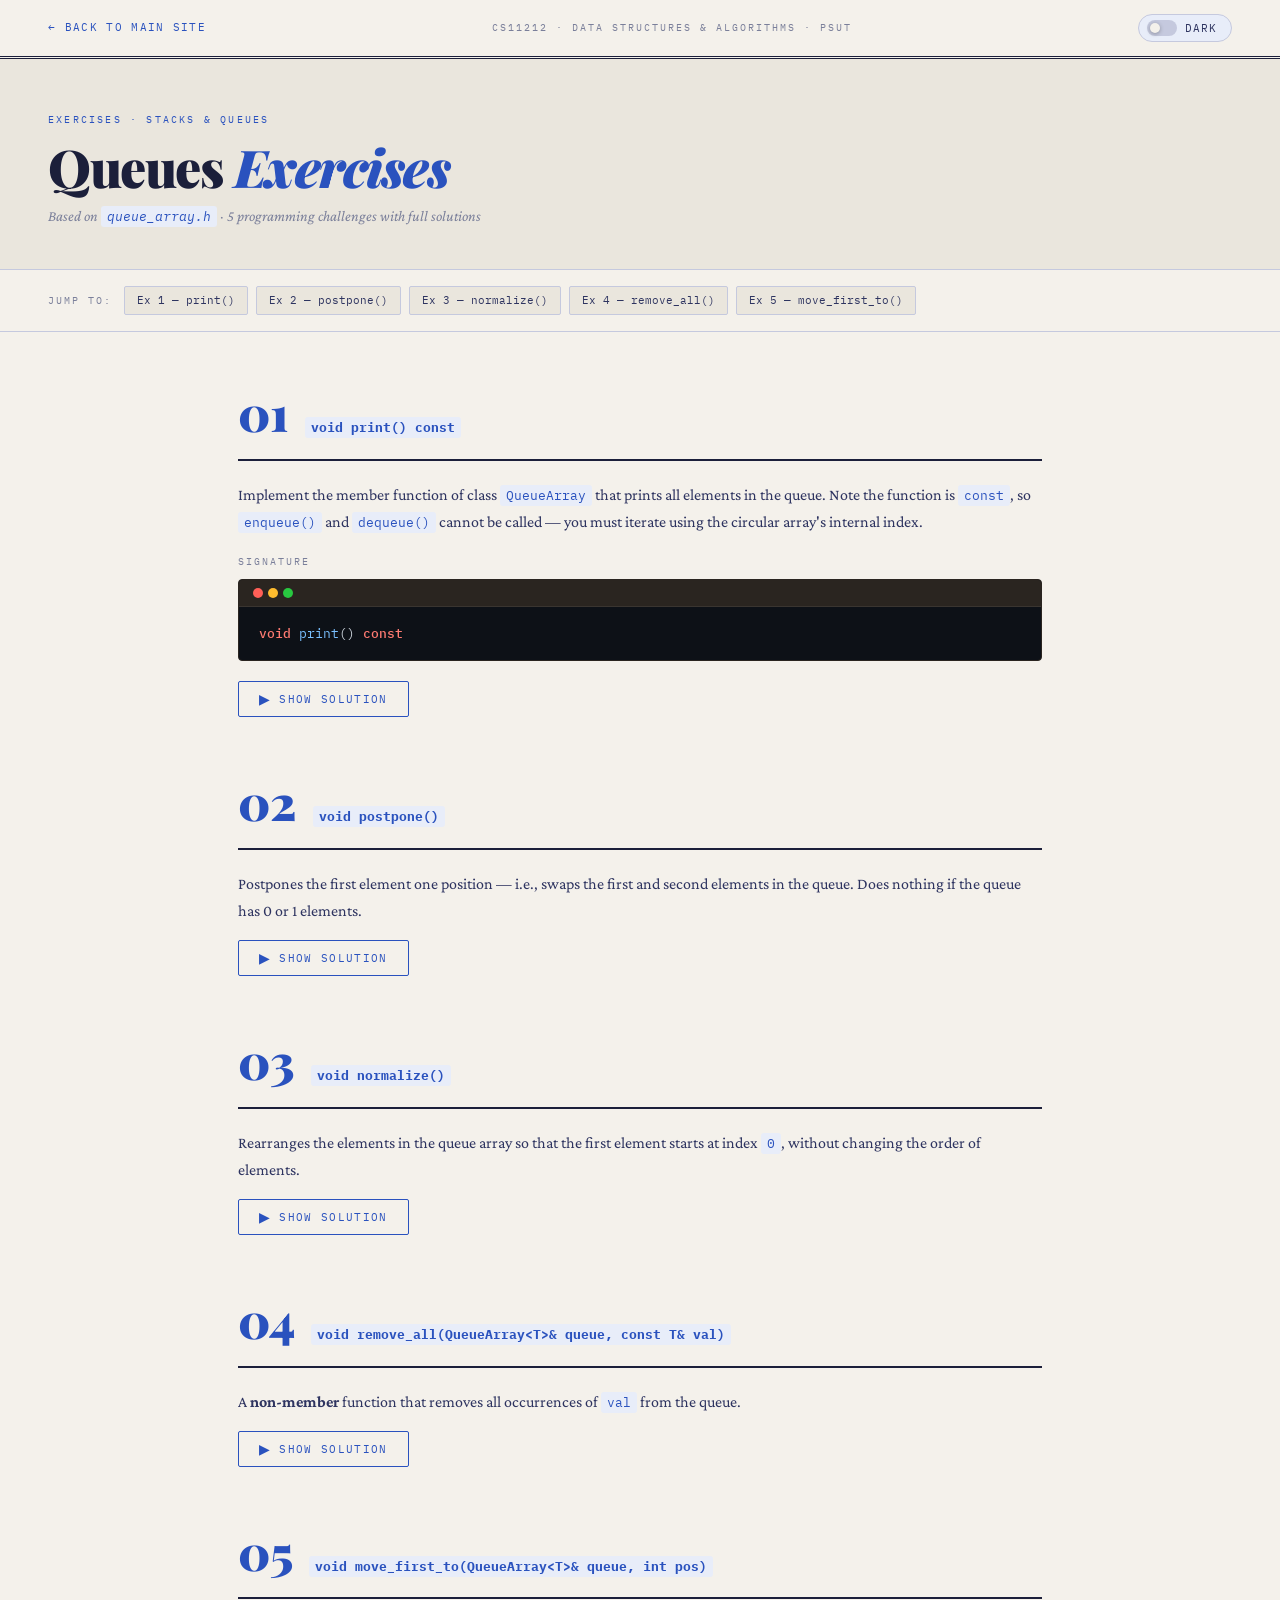
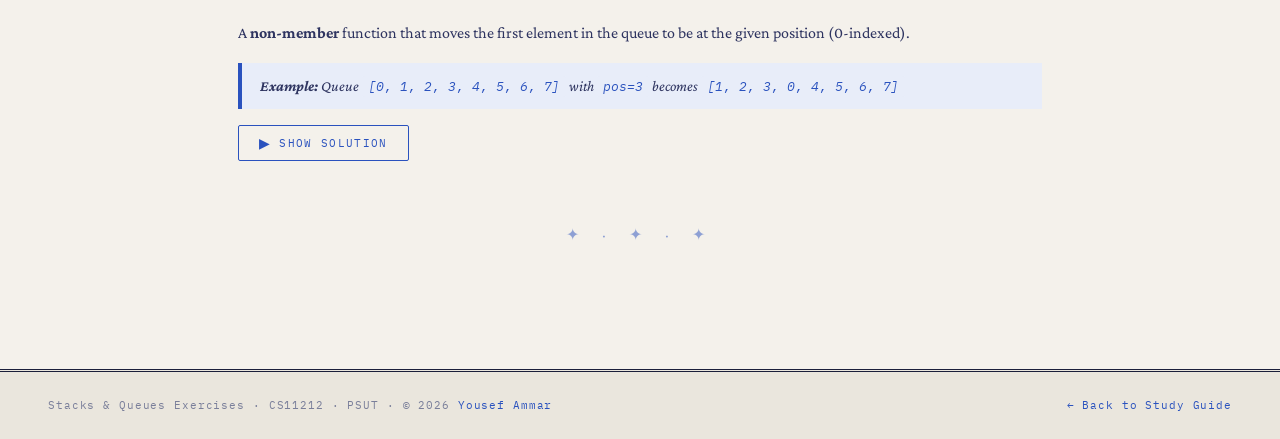
<file: exercises/stacks_queues_exercises.html>
<!DOCTYPE html>
<html lang="en">
<head>
  <meta charset="UTF-8" />
  <meta name="viewport" content="width=device-width, initial-scale=1.0" />
  <title>Stacks &amp; Queues Exercises — CS11212</title>
  <meta name="description" content="5 programming exercises on QueueArray with full solutions for PSUT Data Structures course." />
  <link rel="stylesheet" href="../shared.css" />
</head>
<body>

  <div class="topbar">
    <div class="topbar-inner">
      <a class="back-link" href="../index.html">← Back to Main Site</a>
      <span class="topbar-title">CS11212 · Data Structures &amp; Algorithms · PSUT</span>
      <button class="theme-toggle" onclick="toggleTheme()" aria-label="Toggle theme">
        <div class="toggle-track"><div class="toggle-thumb"></div></div>
        <span id="themeLabel">DARK</span>
      </button>
    </div>
  </div>

  <div class="hero">
    <div class="hero-cat">Exercises · Stacks &amp; Queues</div>
    <h1>Queues <em>Exercises</em></h1>
    <p class="hero-sub">Based on <code>queue_array.h</code> · 5 programming challenges with full solutions</p>
  </div>

  <div class="toc-bar">
    <span class="toc-label">Jump to:</span>
    <a class="toc-chip" href="#ex1">Ex 1 — print()</a>
    <a class="toc-chip" href="#ex2">Ex 2 — postpone()</a>
    <a class="toc-chip" href="#ex3">Ex 3 — normalize()</a>
    <a class="toc-chip" href="#ex4">Ex 4 — remove_all()</a>
    <a class="toc-chip" href="#ex5">Ex 5 — move_first_to()</a>
  </div>

  <div class="content">

    <!-- EXERCISE 1 -->
    <div class="exercise" id="ex1">
      <div class="exercise-header">
        <div class="exercise-num">01</div>
        <div class="exercise-title"><code>void print() const</code></div>
      </div>
      <p class="exercise-desc">Implement the member function of class <code>QueueArray</code> that prints all elements in the queue. Note the function is <code>const</code>, so <code>enqueue()</code> and <code>dequeue()</code> cannot be called — you must iterate using the circular array's internal index.</p>
      <div class="sig-label">Signature</div>
      <div class="code-block">
        <div class="code-bar"><div class="code-dots"><div class="code-dot dot-r"></div><div class="code-dot dot-y"></div><div class="code-dot dot-g"></div></div></div>
        <pre class="code-pre" data-code="void print() const"></pre>
      </div>
      <button class="solution-toggle" data-target="sol1"><span class="toggle-arrow">▶</span> <span class="toggle-text">Show Solution</span></button>
      <div class="solution-block" id="sol1">
        <div class="solution-label">Solution</div>
        <div class="code-block">
          <div class="code-bar"><div class="code-dots"><div class="code-dot dot-r"></div><div class="code-dot dot-y"></div><div class="code-dot dot-g"></div></div></div>
          <pre class="code-pre" data-code="template <class T>
void QueueArray<T>::print() const 
{
    cout << &quot;[&quot;;
    
    int i = first;
    int count = 0;
    while (count < size) {
        cout << data[i];
        if (count < size-1)
            cout << &quot;, &quot;;
        count++;
        i = (i+1) % capacity;
    }
    
    cout << &quot;]&quot;;
}"></pre>
        </div>
      </div>
    </div>

    <!-- EXERCISE 2 -->
    <div class="exercise" id="ex2">
      <div class="exercise-header">
        <div class="exercise-num">02</div>
        <div class="exercise-title"><code>void postpone()</code></div>
      </div>
      <p class="exercise-desc">Postpones the first element one position — i.e., swaps the first and second elements in the queue. Does nothing if the queue has 0 or 1 elements.</p>
      <button class="solution-toggle" data-target="sol2"><span class="toggle-arrow">▶</span> <span class="toggle-text">Show Solution</span></button>
      <div class="solution-block" id="sol2">
        <div class="solution-label">Solution</div>
        <div class="code-block">
          <div class="code-bar"><div class="code-dots"><div class="code-dot dot-r"></div><div class="code-dot dot-y"></div><div class="code-dot dot-g"></div></div></div>
          <pre class="code-pre" data-code="template <class T>
void QueueArray<T>::postpone() 
{
    if (size == 0 || size == 1)
        return;
    swap(data[first], data[(first + 1) % capacity]);
}"></pre>
        </div>
      </div>
    </div>

    <!-- EXERCISE 3 -->
    <div class="exercise" id="ex3">
      <div class="exercise-header">
        <div class="exercise-num">03</div>
        <div class="exercise-title"><code>void normalize()</code></div>
      </div>
      <p class="exercise-desc">Rearranges the elements in the queue array so that the first element starts at index <code>0</code>, without changing the order of elements.</p>
      <button class="solution-toggle" data-target="sol3"><span class="toggle-arrow">▶</span> <span class="toggle-text">Show Solution</span></button>
      <div class="solution-block" id="sol3">
        <div class="solution-label">Solution</div>
        <div class="code-block">
          <div class="code-bar"><div class="code-dots"><div class="code-dot dot-r"></div><div class="code-dot dot-y"></div><div class="code-dot dot-g"></div></div></div>
          <pre class="code-pre" data-code="template <class T>
void QueueArray<T>::normalize() 
{
    if (first == 0 || first == -1)
        return;
    
    QueueArray<T> temp_q;
    while (!is_empty())
        temp_q.enqueue(dequeue());
    
    *this = temp_q;
        
    // A better idea is to just call resize(capacity), which
    // has a similar effect. 
    
    // Another more tedious idea is to create a new array, copy
    // the elements from the old array into the new one starting
    // at index 0, delete the old array and assign the data pointer
    // to the new array.
}"></pre>
        </div>
      </div>
    </div>

    <!-- EXERCISE 4 -->
    <div class="exercise" id="ex4">
      <div class="exercise-header">
        <div class="exercise-num">04</div>
        <div class="exercise-title"><code>void remove_all(QueueArray&lt;T&gt;&amp; queue, const T&amp; val)</code></div>
      </div>
      <p class="exercise-desc">A <strong>non-member</strong> function that removes all occurrences of <code>val</code> from the queue.</p>
      <button class="solution-toggle" data-target="sol4"><span class="toggle-arrow">▶</span> <span class="toggle-text">Show Solution</span></button>
      <div class="solution-block" id="sol4">
        <div class="solution-label">Solution</div>
        <div class="code-block">
          <div class="code-bar"><div class="code-dots"><div class="code-dot dot-r"></div><div class="code-dot dot-y"></div><div class="code-dot dot-g"></div></div></div>
          <pre class="code-pre" data-code="template <class T>
void remove_all(QueueArray<T>& queue, const T& val)
{
    QueueArray<T> temp_q;
    while (!queue.is_empty()) {
        T curr_val = queue.dequeue();
        if (curr_val != val)
            temp_q.enqueue(curr_val);
    }
    
    while (!temp_q.is_empty())
        queue.enqueue(temp_q.dequeue());
}"></pre>
        </div>
      </div>
    </div>

    <!-- EXERCISE 5 -->
    <div class="exercise" id="ex5">
      <div class="exercise-header">
        <div class="exercise-num">05</div>
        <div class="exercise-title"><code>void move_first_to(QueueArray&lt;T&gt;&amp; queue, int pos)</code></div>
      </div>
      <p class="exercise-desc">A <strong>non-member</strong> function that moves the first element in the queue to be at the given position (0-indexed).</p>
      <div class="example-note"><strong>Example:</strong> Queue <code>[0, 1, 2, 3, 4, 5, 6, 7]</code> with <code>pos=3</code> becomes <code>[1, 2, 3, 0, 4, 5, 6, 7]</code></div>
      <button class="solution-toggle" data-target="sol5"><span class="toggle-arrow">▶</span> <span class="toggle-text">Show Solution</span></button>
      <div class="solution-block" id="sol5">
        <div class="solution-label">Solution</div>
        <div class="code-block">
          <div class="code-bar"><div class="code-dots"><div class="code-dot dot-r"></div><div class="code-dot dot-y"></div><div class="code-dot dot-g"></div></div></div>
          <pre class="code-pre" data-code='template <class T>
void move_first_to(QueueArray<T>& queue, int pos)
{
    if (pos < 0 || pos >= queue.get_size())
        throw string("ERROR: Invalid argument(s)");
              
    QueueArray<T> temp_q;
    T first_val = queue.dequeue();
                     
    for (int i = 0; i < pos; i++)
        temp_q.enqueue(queue.dequeue());
                     
    temp_q.enqueue(first_val);
                     
    while (!queue.is_empty())
        temp_q.enqueue(queue.dequeue());
    
    while (!temp_q.is_empty())
        queue.enqueue(temp_q.dequeue());
}'></pre>
        </div>
      </div>
    </div>

    <div class="divider">✦ · ✦ · ✦</div>

  </div>

  <footer class="page-footer">
    <span>Stacks &amp; Queues Exercises · CS11212 · PSUT · © 2026 <a href="https://yousefammmar.github.io/profile/" target="_blank">Yousef Ammar</a></span>
    <a href="../index.html">← Back to Study Guide</a>
  </footer>

  <script src="../shared.js"></script>
</body>
</html>
</file>
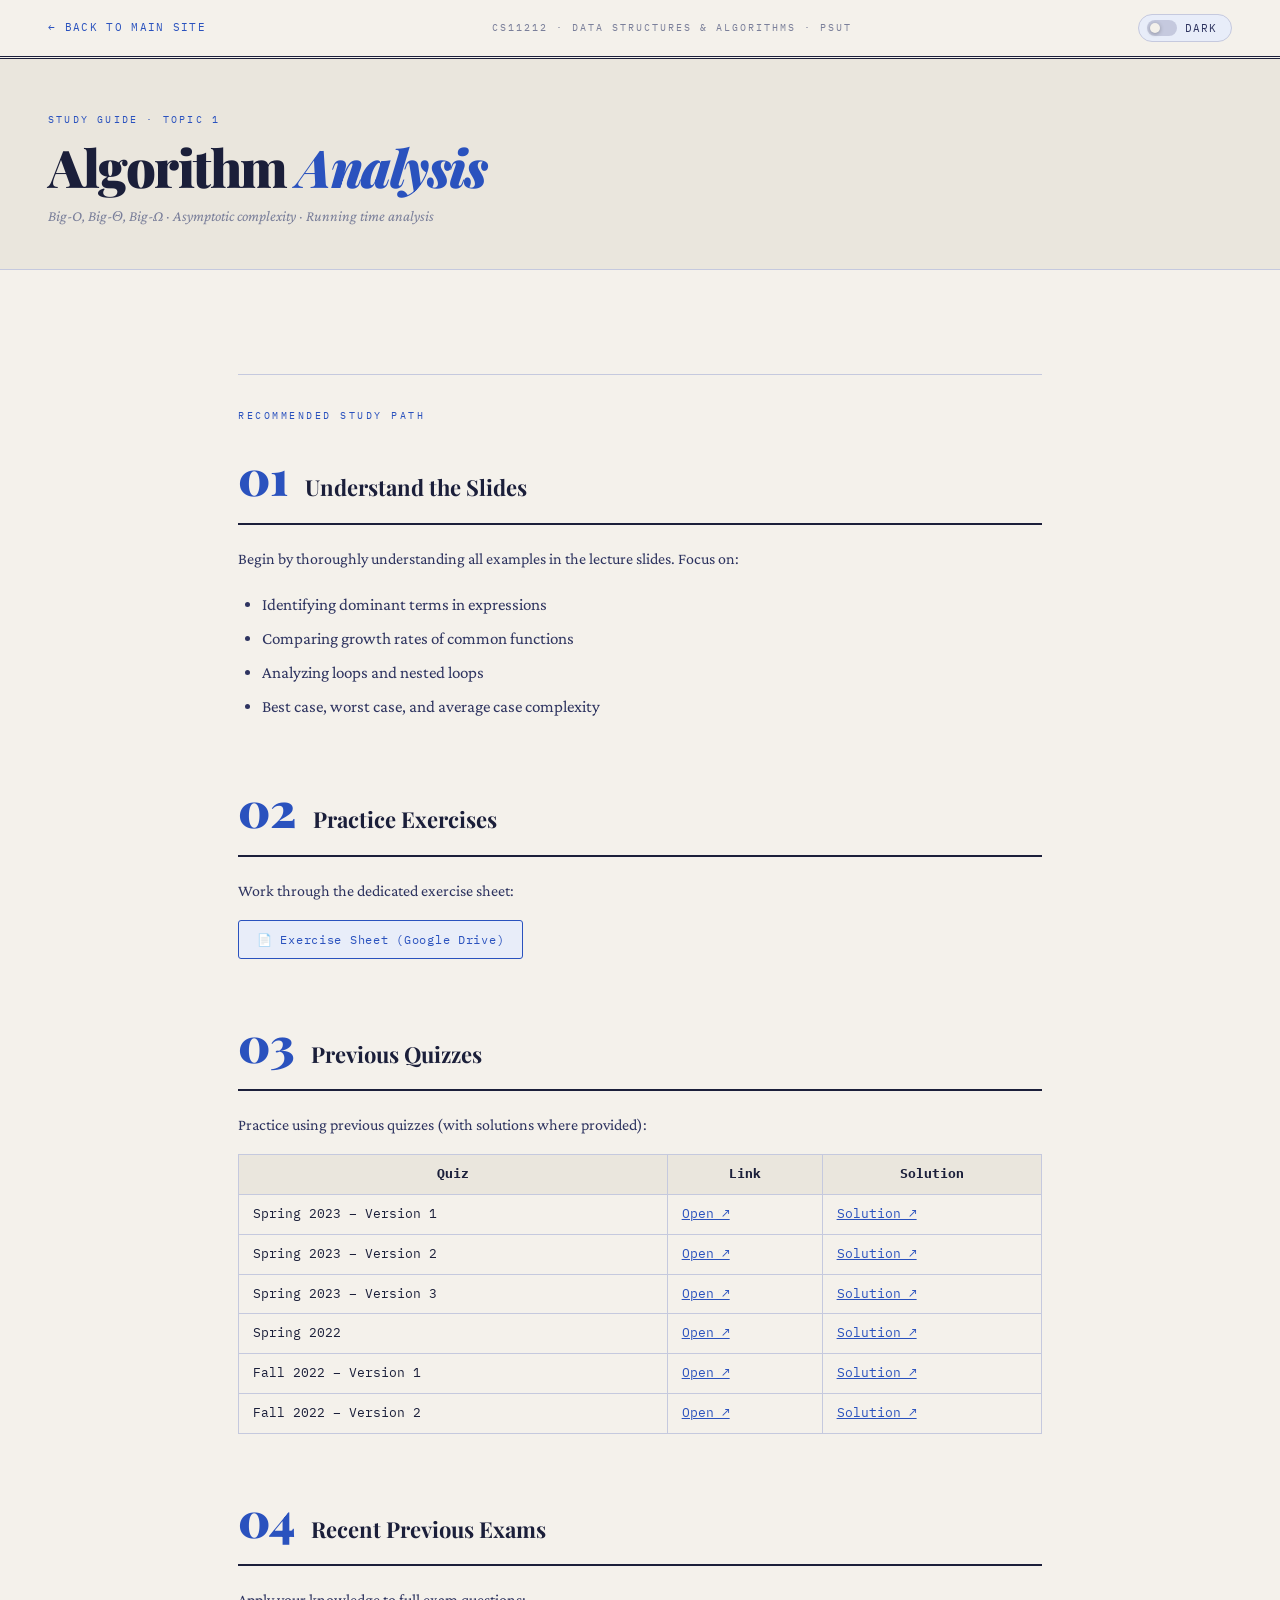
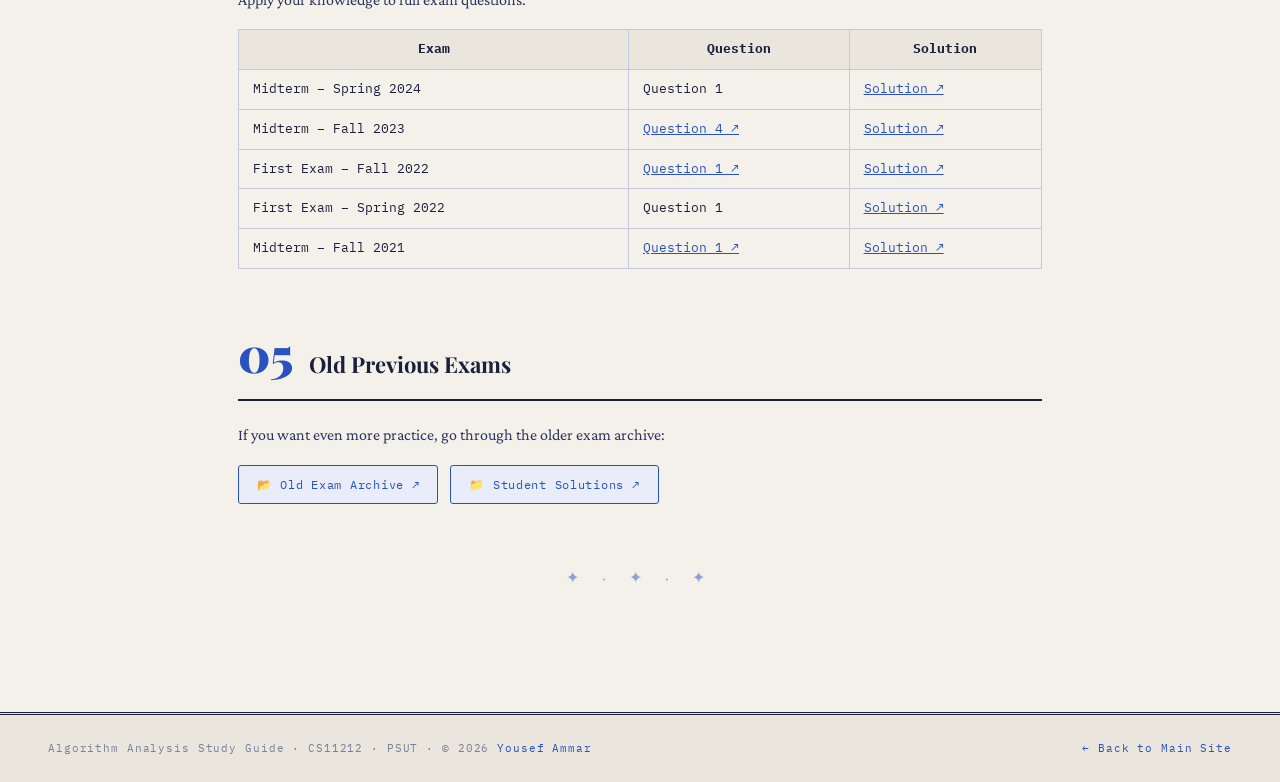
<file: study guides/analysis.html>
<!DOCTYPE html>
<html lang="en">
<head>
  <meta charset="UTF-8" />
  <meta name="viewport" content="width=device-width, initial-scale=1.0" />
  <title>Algorithm Analysis — Study Guide · CS11212</title>
  <meta name="description" content="Study guide for Algorithm Analysis in PSUT Data Structures course. Includes exercises, quizzes and previous exam links." />
  <link rel="stylesheet" href="../shared.css" />
</head>
<body>

  <div class="topbar">
    <div class="topbar-inner">
      <a class="back-link" href="../index.html">← Back to Main Site</a>
      <span class="topbar-title">CS11212 · Data Structures &amp; Algorithms · PSUT</span>
      <button class="theme-toggle" onclick="toggleTheme()" aria-label="Toggle theme">
        <div class="toggle-track"><div class="toggle-thumb"></div></div>
        <span id="themeLabel">DARK</span>
      </button>
    </div>
  </div>

  <div class="hero">
    <div class="hero-cat">Study Guide · Topic 1</div>
    <h1>Algorithm <em>Analysis</em></h1>
    <p class="hero-sub">Big-O, Big-Θ, Big-Ω · Asymptotic complexity · Running time analysis</p>
  </div>

  <div class="content">

    <div class="section-heading">Recommended Study Path</div>

    <div class="exercise">
      <div class="exercise-header">
        <div class="exercise-num">01</div>
        <div class="exercise-title">Understand the Slides</div>
      </div>
      <p class="exercise-desc">Begin by thoroughly understanding all examples in the lecture slides. Focus on:</p>
      <ul style="margin: 12px 0 0 24px; color: var(--ink2); line-height: 2;">
        <li>Identifying dominant terms in expressions</li>
        <li>Comparing growth rates of common functions</li>
        <li>Analyzing loops and nested loops</li>
        <li>Best case, worst case, and average case complexity</li>
      </ul>
    </div>

    <div class="exercise">
      <div class="exercise-header">
        <div class="exercise-num">02</div>
        <div class="exercise-title">Practice Exercises</div>
      </div>
      <p class="exercise-desc">Work through the dedicated exercise sheet:</p>
      <div style="margin-top: 16px;">
        <a href="https://drive.google.com/file/d/13y1PejyoEpSdo5xig_6Pmy9lClzZpfBu" target="_blank" rel="noopener" class="resource-link">📄 Exercise Sheet (Google Drive)</a>
      </div>
    </div>

    <div class="exercise">
      <div class="exercise-header">
        <div class="exercise-num">03</div>
        <div class="exercise-title">Previous Quizzes</div>
      </div>
      <p class="exercise-desc">Practice using previous quizzes (with solutions where provided):</p>
      <table>
        <thead><tr><th>Quiz</th><th>Link</th><th>Solution</th></tr></thead>
        <tbody>
          <tr><td>Spring 2023 – Version 1</td><td><a href="https://drive.google.com/file/d/15KJRlGxRWHOZtGiXPAuvhYFbnvDbG9Lg/view?usp=share_link" target="_blank" rel="noopener">Open ↗</a></td><td><a href="https://drive.google.com/file/d/1d-7KF36tC0--v9uXJL3Z8exTb2hylnwi/view?usp=share_link" target="_blank" rel="noopener">Solution ↗</a></td></tr>
          <tr><td>Spring 2023 – Version 2</td><td><a href="https://drive.google.com/file/d/1GqrOIUzCFKiLfSmxhxOaZWy8F7DV5Gnv/view?usp=share_link" target="_blank" rel="noopener">Open ↗</a></td><td><a href="https://drive.google.com/file/d/1KjnxMsh_srmJ2uewSbaEO1dF9DxqUEST/view?usp=share_link" target="_blank" rel="noopener">Solution ↗</a></td></tr>
          <tr><td>Spring 2023 – Version 3</td><td><a href="https://drive.google.com/file/d/1hTrWPT-yTUpzOsLdYCqze48ANMASggBC/view?usp=share_link" target="_blank" rel="noopener">Open ↗</a></td><td><a href="https://drive.google.com/file/d/1VGoGhKxJRs6gDwiuz7e0_3VtUOj8G98R/view?usp=share_link" target="_blank" rel="noopener">Solution ↗</a></td></tr>
          <tr><td>Spring 2022</td><td><a href="https://drive.google.com/file/d/1GM1v2eFKnOmzaXQCNL968Zk-ku6B5Vjk/view?usp=share_link" target="_blank" rel="noopener">Open ↗</a></td><td><a href="https://drive.google.com/file/d/1qBTcIUQmuqfRNnEq6uMUwDQGvdfVuno6/view?usp=share_link" target="_blank" rel="noopener">Solution ↗</a></td></tr>
          <tr><td>Fall 2022 – Version 1</td><td><a href="https://drive.google.com/file/d/14rF4Ja6LeNZg_vgWpnZ30KN852PIBEX5/view?usp=share_link" target="_blank" rel="noopener">Open ↗</a></td><td><a href="https://drive.google.com/file/d/1WD4ZacXnSZYIoc5jkKE_OQPstLt_QaLK/view?usp=share_link" target="_blank" rel="noopener">Solution ↗</a></td></tr>
          <tr><td>Fall 2022 – Version 2</td><td><a href="https://drive.google.com/file/d/1xRFps2EfcCu3MvXYEy96Su1ArUvCf9sA/view?usp=share_link" target="_blank" rel="noopener">Open ↗</a></td><td><a href="https://drive.google.com/file/d/1-iu5Qf7H4Ak5_v9F4OaoTuQNfMqC1xpz/view?usp=share_link" target="_blank" rel="noopener">Solution ↗</a></td></tr>
        </tbody>
      </table>
    </div>

    <div class="exercise">
      <div class="exercise-header">
        <div class="exercise-num">04</div>
        <div class="exercise-title">Recent Previous Exams</div>
      </div>
      <p class="exercise-desc">Apply your knowledge to full exam questions:</p>
      <table>
        <thead><tr><th>Exam</th><th>Question</th><th>Solution</th></tr></thead>
        <tbody>
          <tr><td>Midterm – Spring 2024</td><td>Question 1</td><td><a href="https://drive.google.com/file/d/1vpR-ErE-rOogbdpeoj2gxU0xqG5B2XXE/view?usp=sharing" target="_blank" rel="noopener">Solution ↗</a></td></tr>
          <tr><td>Midterm – Fall 2023</td><td><a href="https://drive.google.com/file/d/1ZDBgEq_-6c9EE40-BJ28IVPCliq64qQ5/view?usp=sharing" target="_blank" rel="noopener">Question 4 ↗</a></td><td><a href="https://drive.google.com/file/d/1KQOtgiGkMRCtZ1UREmBnkSfM-7TsYXEb/view?usp=drive_link" target="_blank" rel="noopener">Solution ↗</a></td></tr>
          <tr><td>First Exam – Fall 2022</td><td><a href="https://drive.google.com/file/d/1nJui0DRtQ-2B6baLzgz5yASaCvtnL9eT/view?usp=share_link" target="_blank" rel="noopener">Question 1 ↗</a></td><td><a href="https://drive.google.com/file/d/14YsAGziZOqFDc40crCYj0pAkfAUY9wMb/view?usp=share_link" target="_blank" rel="noopener">Solution ↗</a></td></tr>
          <tr><td>First Exam – Spring 2022</td><td>Question 1</td><td><a href="https://drive.google.com/file/d/1-f3Cn9s9qJGn0LVN4a268UyDiBexRouo/view?usp=share_link" target="_blank" rel="noopener">Solution ↗</a></td></tr>
          <tr><td>Midterm – Fall 2021</td><td><a href="https://drive.google.com/file/d/1dAMSwZIaUHxgv95D3pNuzg9Qh0bcr_UY/view?usp=share_link" target="_blank" rel="noopener">Question 1 ↗</a></td><td><a href="https://drive.google.com/file/d/1JJMzZyC2iNYfi3XsEUYSThoFLZ-pvitw/view?usp=share_link" target="_blank" rel="noopener">Solution ↗</a></td></tr>
        </tbody>
      </table>
    </div>

    <div class="exercise">
      <div class="exercise-header">
        <div class="exercise-num">05</div>
        <div class="exercise-title">Old Previous Exams</div>
      </div>
      <p class="exercise-desc">If you want even more practice, go through the older exam archive:</p>
      <div style="margin-top: 16px;">
        <a href="https://docs.google.com/document/d/1Eln96RuMHlePVwB3BgCIuSqlLDhR6-mvYqqlHxKpGcU/edit" target="_blank" rel="noopener" class="resource-link">📂 Old Exam Archive ↗</a>
        &nbsp;&nbsp;
        <a href="https://drive.google.com/drive/folders/1AZDzDTIBJIAKXb6o5SgMXMBceJcVp0gd" target="_blank" rel="noopener" class="resource-link">📁 Student Solutions ↗</a>
      </div>
    </div>

    <div class="divider">✦ · ✦ · ✦</div>

  </div>

  <footer class="page-footer">
    <span>Algorithm Analysis Study Guide · CS11212 · PSUT · © 2026 <a href="https://yousefammmar.github.io/profile/" target="_blank">Yousef Ammar</a></span>
    <a href="../index.html">← Back to Main Site</a>
  </footer>

  <style>
    .resource-link {
      display: inline-flex;
      align-items: center;
      gap: 8px;
      padding: 8px 18px;
      background: var(--accent-pale);
      border: 1.5px solid var(--accent);
      color: var(--accent);
      text-decoration: none;
      font-family: 'IBM Plex Mono', monospace;
      font-size: 12px;
      letter-spacing: 0.06em;
      border-radius: 3px;
      transition: all 0.2s;
    }
    .resource-link:hover { background: var(--accent); color: var(--paper); }
    table a { color: var(--accent); }
  </style>

  <script src="../shared.js"></script>
</body>
</html>
</file>
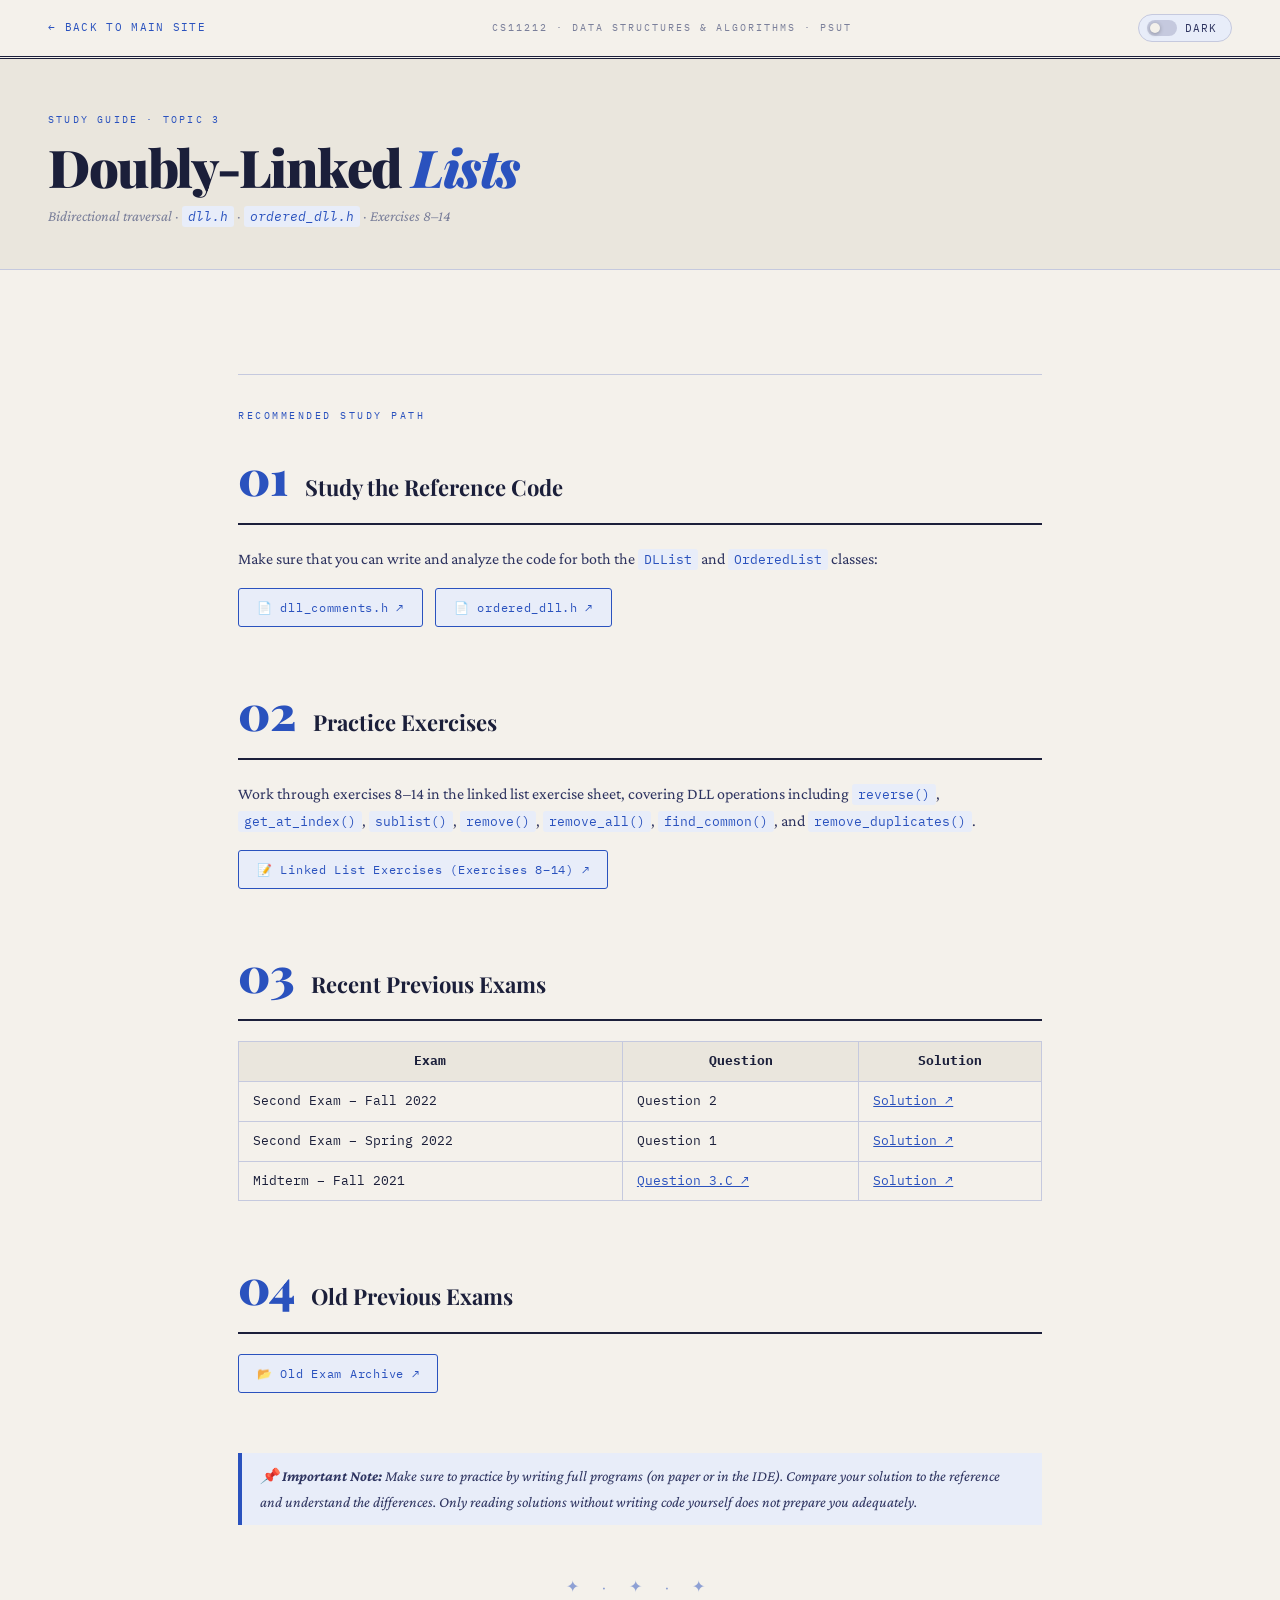
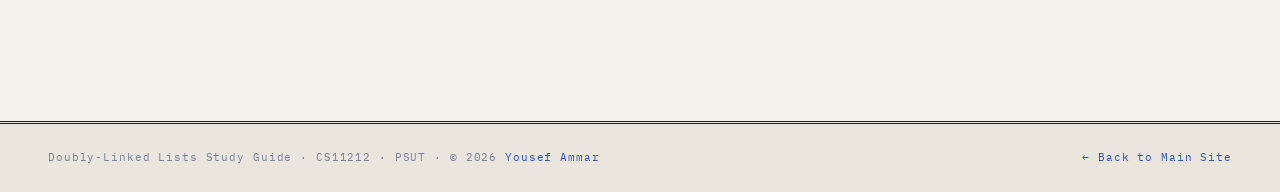
<file: study guides/dll.html>
<!DOCTYPE html>
<html lang="en">
<head>
  <meta charset="UTF-8" />
  <meta name="viewport" content="width=device-width, initial-scale=1.0" />
  <title>Doubly-Linked Lists — Study Guide · CS11212</title>
  <meta name="description" content="Study guide for Doubly-Linked Lists and OrderedList in PSUT Data Structures course." />
  <link rel="stylesheet" href="../shared.css" />
</head>
<body>

  <div class="topbar">
    <div class="topbar-inner">
      <a class="back-link" href="../index.html">← Back to Main Site</a>
      <span class="topbar-title">CS11212 · Data Structures &amp; Algorithms · PSUT</span>
      <button class="theme-toggle" onclick="toggleTheme()" aria-label="Toggle theme">
        <div class="toggle-track"><div class="toggle-thumb"></div></div>
        <span id="themeLabel">DARK</span>
      </button>
    </div>
  </div>

  <div class="hero">
    <div class="hero-cat">Study Guide · Topic 3</div>
    <h1>Doubly-Linked <em>Lists</em></h1>
    <p class="hero-sub">Bidirectional traversal · <code>dll.h</code> · <code>ordered_dll.h</code> · Exercises 8–14</p>
  </div>

  <div class="content">

    <div class="section-heading">Recommended Study Path</div>

    <div class="exercise">
      <div class="exercise-header">
        <div class="exercise-num">01</div>
        <div class="exercise-title">Study the Reference Code</div>
      </div>
      <p class="exercise-desc">Make sure that you can write and analyze the code for both the <code>DLList</code> and <code>OrderedList</code> classes:</p>
      <div style="margin-top: 16px; display: flex; gap: 12px; flex-wrap: wrap;">
        <a href="https://github.com/ialbluwi/psut-data-structures/blob/main/code/dll_comments.h" target="_blank" rel="noopener" class="resource-link">📄 dll_comments.h ↗</a>
        <a href="https://github.com/ialbluwi/psut-data-structures/blob/main/code/ordered_dll.h" target="_blank" rel="noopener" class="resource-link">📄 ordered_dll.h ↗</a>
      </div>
    </div>

    <div class="exercise">
      <div class="exercise-header">
        <div class="exercise-num">02</div>
        <div class="exercise-title">Practice Exercises</div>
      </div>
      <p class="exercise-desc">Work through exercises 8–14 in the linked list exercise sheet, covering DLL operations including <code>reverse()</code>, <code>get_at_index()</code>, <code>sublist()</code>, <code>remove()</code>, <code>remove_all()</code>, <code>find_common()</code>, and <code>remove_duplicates()</code>.</p>
      <div style="margin-top: 16px;">
        <a href="../exercises/list_exercises.html#dll" class="resource-link">📝 Linked List Exercises (Exercises 8–14) ↗</a>
      </div>
    </div>

    <div class="exercise">
      <div class="exercise-header">
        <div class="exercise-num">03</div>
        <div class="exercise-title">Recent Previous Exams</div>
      </div>
      <table>
        <thead><tr><th>Exam</th><th>Question</th><th>Solution</th></tr></thead>
        <tbody>
          <tr><td>Second Exam – Fall 2022</td><td>Question 2</td><td><a href="https://drive.google.com/file/d/1caBxJHxHRAk1k-fz-fDn51XMe-ds1Cg0/view?usp=share_link" target="_blank" rel="noopener">Solution ↗</a></td></tr>
          <tr><td>Second Exam – Spring 2022</td><td>Question 1</td><td><a href="https://drive.google.com/file/d/1B2wwtuXLiJjhmAHoVMnpWm2kEAx9GpOF/view?usp=share_link" target="_blank" rel="noopener">Solution ↗</a></td></tr>
          <tr><td>Midterm – Fall 2021</td><td><a href="https://drive.google.com/file/d/1dAMSwZIaUHxgv95D3pNuzg9Qh0bcr_UY/view?usp=share_link" target="_blank" rel="noopener">Question 3.C ↗</a></td><td><a href="https://drive.google.com/file/d/1JJMzZyC2iNYfi3XsEUYSThoFLZ-pvitw/view?usp=share_link" target="_blank" rel="noopener">Solution ↗</a></td></tr>
        </tbody>
      </table>
    </div>

    <div class="exercise">
      <div class="exercise-header">
        <div class="exercise-num">04</div>
        <div class="exercise-title">Old Previous Exams</div>
      </div>
      <div style="margin-top: 16px;">
        <a href="https://docs.google.com/document/d/15BVMhjwFnGattwKcs6xEZKDmKR7CzMbF-gSj-buPzY4/edit?usp=drive_web&ouid=110789104378877559009" target="_blank" rel="noopener" class="resource-link">📂 Old Exam Archive ↗</a>
      </div>
    </div>

    <div class="example-note" style="margin-top: 32px;">
      <strong>📌 Important Note:</strong> Make sure to practice by writing <em>full programs</em> (on paper or in the IDE). Compare your solution to the reference and understand the differences. Only reading solutions without writing code yourself does not prepare you adequately.
    </div>

    <div class="divider">✦ · ✦ · ✦</div>

  </div>

  <footer class="page-footer">
    <span>Doubly-Linked Lists Study Guide · CS11212 · PSUT · © 2026 <a href="https://yousefammmar.github.io/profile/" target="_blank">Yousef Ammar</a></span>
    <a href="../index.html">← Back to Main Site</a>
  </footer>

  <style>
    .resource-link {
      display: inline-flex;
      align-items: center;
      gap: 8px;
      padding: 8px 18px;
      background: var(--accent-pale);
      border: 1.5px solid var(--accent);
      color: var(--accent);
      text-decoration: none;
      font-family: 'IBM Plex Mono', monospace;
      font-size: 12px;
      letter-spacing: 0.06em;
      border-radius: 3px;
      transition: all 0.2s;
    }
    .resource-link:hover { background: var(--accent); color: var(--paper); }
    table a { color: var(--accent); }
  </style>

  <script src="../shared.js"></script>
</body>
</html>
</file>
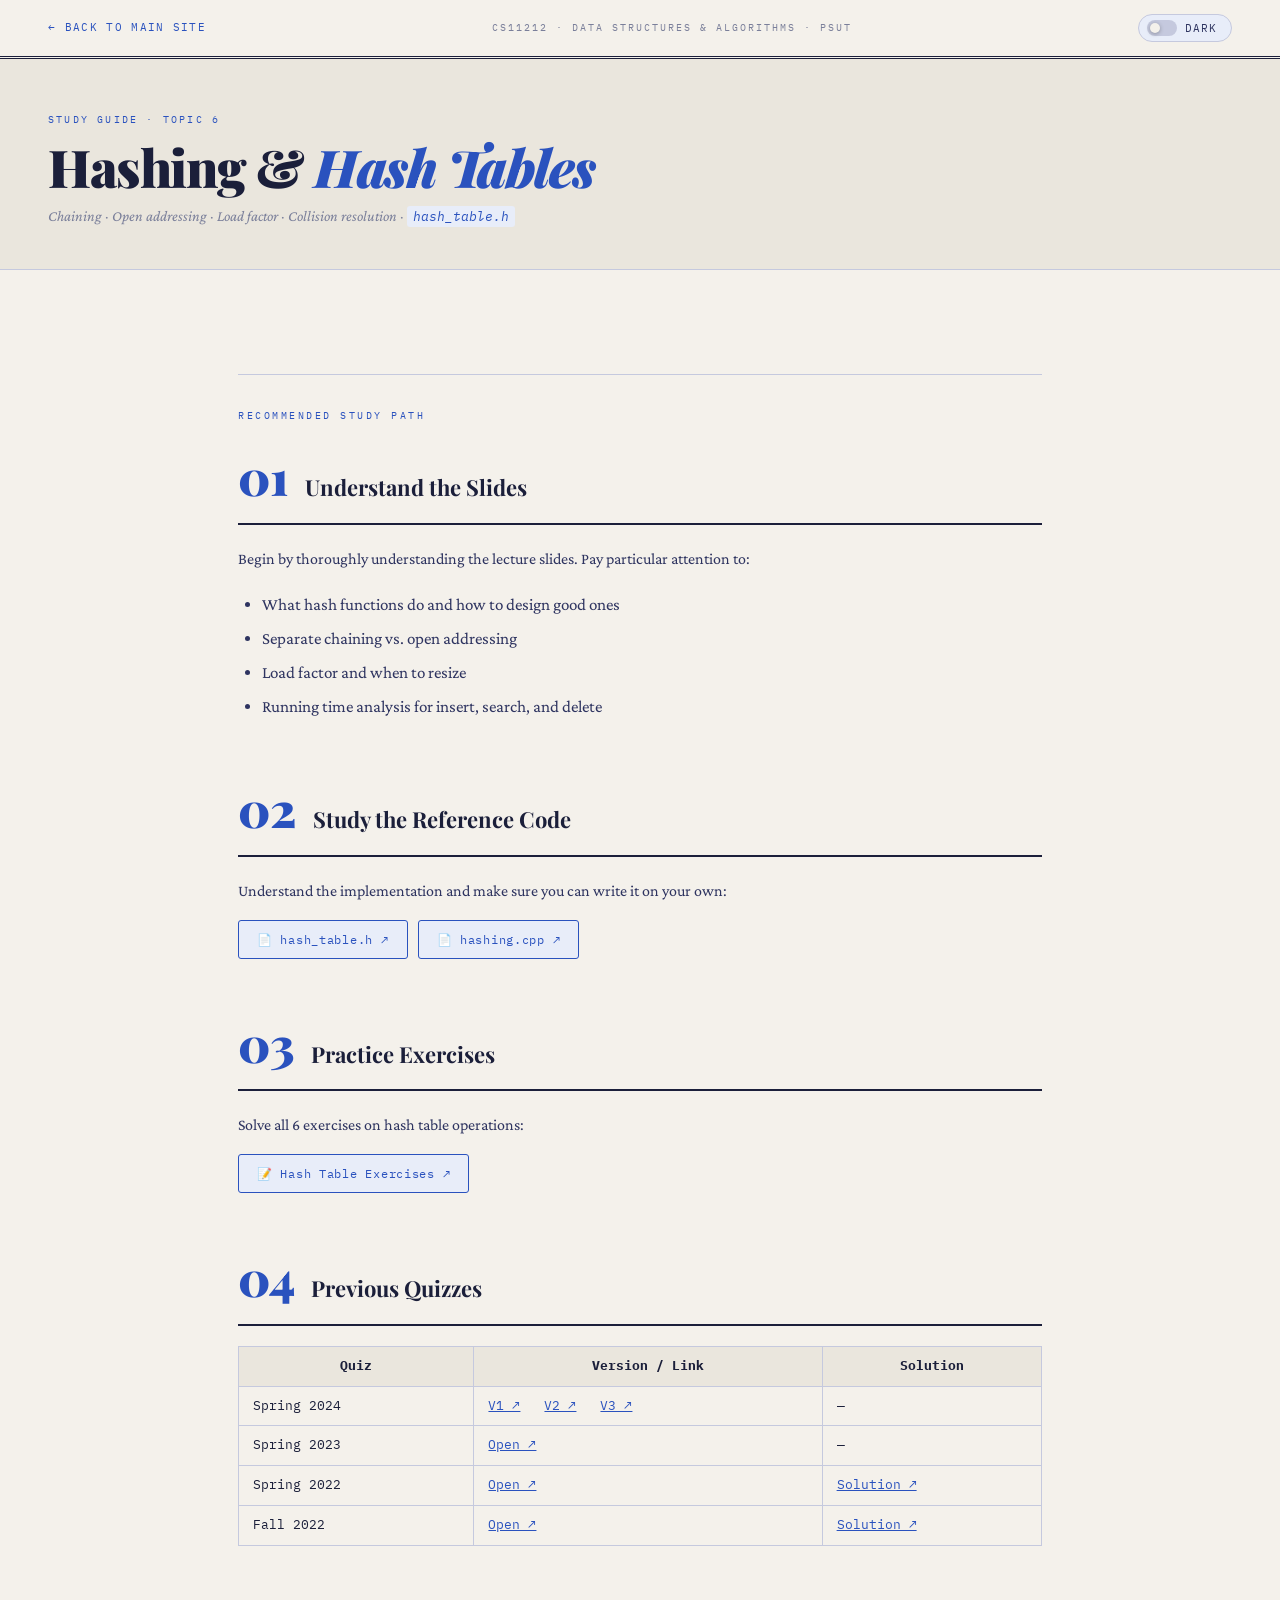
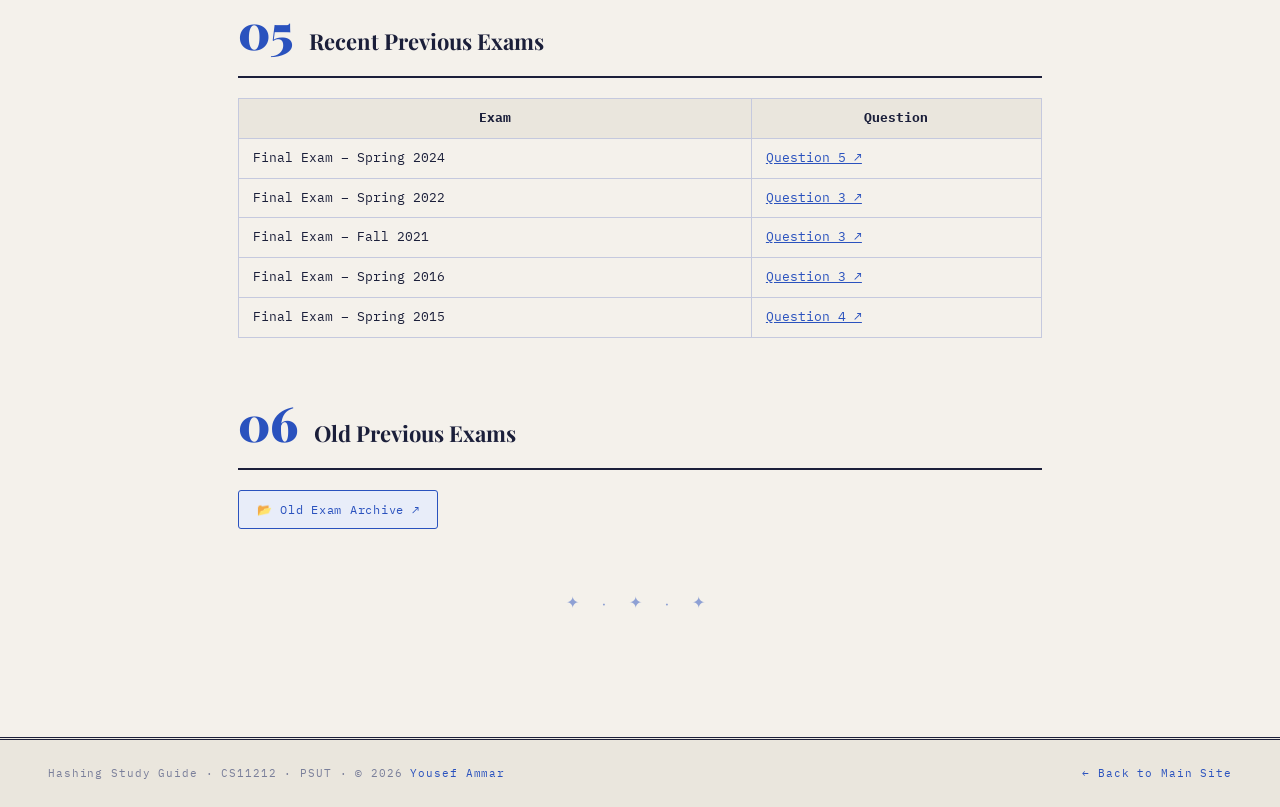
<file: study guides/hashing.html>
<!DOCTYPE html>
<html lang="en">
<head>
  <meta charset="UTF-8" />
  <meta name="viewport" content="width=device-width, initial-scale=1.0" />
  <title>Hashing — Study Guide · CS11212</title>
  <meta name="description" content="Study guide for Hashing and Hash Tables in PSUT Data Structures course." />
  <link rel="stylesheet" href="../shared.css" />
</head>
<body>

  <div class="topbar">
    <div class="topbar-inner">
      <a class="back-link" href="../index.html">← Back to Main Site</a>
      <span class="topbar-title">CS11212 · Data Structures &amp; Algorithms · PSUT</span>
      <button class="theme-toggle" onclick="toggleTheme()" aria-label="Toggle theme">
        <div class="toggle-track"><div class="toggle-thumb"></div></div>
        <span id="themeLabel">DARK</span>
      </button>
    </div>
  </div>

  <div class="hero">
    <div class="hero-cat">Study Guide · Topic 6</div>
    <h1>Hashing &amp; <em>Hash Tables</em></h1>
    <p class="hero-sub">Chaining · Open addressing · Load factor · Collision resolution · <code>hash_table.h</code></p>
  </div>

  <div class="content">

    <div class="section-heading">Recommended Study Path</div>

    <div class="exercise">
      <div class="exercise-header">
        <div class="exercise-num">01</div>
        <div class="exercise-title">Understand the Slides</div>
      </div>
      <p class="exercise-desc">Begin by thoroughly understanding the lecture slides. Pay particular attention to:</p>
      <ul style="margin: 12px 0 0 24px; color: var(--ink2); line-height: 2;">
        <li>What hash functions do and how to design good ones</li>
        <li>Separate chaining vs. open addressing</li>
        <li>Load factor and when to resize</li>
        <li>Running time analysis for insert, search, and delete</li>
      </ul>
    </div>

    <div class="exercise">
      <div class="exercise-header">
        <div class="exercise-num">02</div>
        <div class="exercise-title">Study the Reference Code</div>
      </div>
      <p class="exercise-desc">Understand the implementation and make sure you can write it on your own:</p>
      <div style="margin-top: 16px; display: flex; gap: 10px; flex-wrap: wrap;">
        <a href="https://github.com/ialbluwi/psut-data-structures/blob/main/code/hash_table.h" target="_blank" rel="noopener" class="resource-link">📄 hash_table.h ↗</a>
        <a href="https://github.com/ialbluwi/psut-data-structures/blob/main/code/hashing.cpp" target="_blank" rel="noopener" class="resource-link">📄 hashing.cpp ↗</a>
      </div>
    </div>

    <div class="exercise">
      <div class="exercise-header">
        <div class="exercise-num">03</div>
        <div class="exercise-title">Practice Exercises</div>
      </div>
      <p class="exercise-desc">Solve all 6 exercises on hash table operations:</p>
      <div style="margin-top: 16px;">
        <a href="../exercises/hashing_exercises.html" class="resource-link">📝 Hash Table Exercises ↗</a>
      </div>
    </div>

    <div class="exercise">
      <div class="exercise-header">
        <div class="exercise-num">04</div>
        <div class="exercise-title">Previous Quizzes</div>
      </div>
      <table>
        <thead><tr><th>Quiz</th><th>Version / Link</th><th>Solution</th></tr></thead>
        <tbody>
          <tr>
            <td>Spring 2024</td>
            <td>
              <a href="https://drive.google.com/file/d/1oH-VdAmpE25kuJrlwqEl5TPdkB61hPbn/view?usp=sharing" target="_blank" rel="noopener">V1 ↗</a> &nbsp;
              <a href="https://drive.google.com/file/d/1B8ZgQDJUyUvUXNhJEAEUbj9r7nEWieQv/view?usp=sharing" target="_blank" rel="noopener">V2 ↗</a> &nbsp;
              <a href="https://drive.google.com/file/d/1ss2c0LAm5NByE3d5pOvbB0BdOwUwIBmQ/view?usp=sharing" target="_blank" rel="noopener">V3 ↗</a>
            </td>
            <td>—</td>
          </tr>
          <tr><td>Spring 2023</td><td><a href="https://drive.google.com/file/d/1E9x_J99ty3ANBWLesOKMOv_7YPZrYYP3/view?usp=sharing" target="_blank" rel="noopener">Open ↗</a></td><td>—</td></tr>
          <tr><td>Spring 2022</td><td><a href="https://drive.google.com/file/d/1hYRHIG0DVBMOqLZ0Uz6I13abt2Gx41Np/view?usp=sharing" target="_blank" rel="noopener">Open ↗</a></td><td><a href="https://drive.google.com/file/d/1o3nelIrRtZVeyyn-gCP0vDypc5PCkdV7/view?usp=sharing" target="_blank" rel="noopener">Solution ↗</a></td></tr>
          <tr><td>Fall 2022</td><td><a href="https://drive.google.com/file/d/1h5AZYQmhHByPt-aDn3L7dd0ruNcx-1F9/view?usp=sharing" target="_blank" rel="noopener">Open ↗</a></td><td><a href="https://drive.google.com/file/d/1nuzN4j00amtq3kY7OBYWW4SmS-kfadFS/view?usp=sharing" target="_blank" rel="noopener">Solution ↗</a></td></tr>
        </tbody>
      </table>
    </div>

    <div class="exercise">
      <div class="exercise-header">
        <div class="exercise-num">05</div>
        <div class="exercise-title">Recent Previous Exams</div>
      </div>
      <table>
        <thead><tr><th>Exam</th><th>Question</th></tr></thead>
        <tbody>
          <tr><td>Final Exam – Spring 2024</td><td><a href="https://drive.google.com/file/d/1t-8ksGqoDyUqZObUttzNpwtTlGbkyuCA/view?usp=sharing" target="_blank" rel="noopener">Question 5 ↗</a></td></tr>
          <tr><td>Final Exam – Spring 2022</td><td><a href="https://drive.google.com/file/d/1fDMaAQVWAao2sVxTA-YpLZpCRLkpmlyK/view?usp=sharing" target="_blank" rel="noopener">Question 3 ↗</a></td></tr>
          <tr><td>Final Exam – Fall 2021</td><td><a href="https://drive.google.com/file/d/1tjQJ4rxh3BNF0yc0lvceFv3DuwS_XAdX/view?usp=sharing" target="_blank" rel="noopener">Question 3 ↗</a></td></tr>
          <tr><td>Final Exam – Spring 2016</td><td><a href="https://docs.google.com/document/d/1I78yeQT96KixfW1wt7lDs4JmdTYzrPoU/edit?usp=sharing&ouid=110789104378877559009&rtpof=true&sd=true" target="_blank" rel="noopener">Question 3 ↗</a></td></tr>
          <tr><td>Final Exam – Spring 2015</td><td><a href="https://docs.google.com/document/d/11ih6C_KjqXGQR17dkYJ_3bFaNy53kdKQ/edit?usp=sharing&ouid=110789104378877559009&rtpof=true&sd=true" target="_blank" rel="noopener">Question 4 ↗</a></td></tr>
        </tbody>
      </table>
    </div>

    <div class="exercise">
      <div class="exercise-header">
        <div class="exercise-num">06</div>
        <div class="exercise-title">Old Previous Exams</div>
      </div>
      <div style="margin-top: 16px;">
        <a href="https://drive.google.com/drive/folders/1O3Zc8d6lGQAHaLSvcWwgWqyIYWB_boBn" target="_blank" rel="noopener" class="resource-link">📂 Old Exam Archive ↗</a>
      </div>
    </div>

    <div class="divider">✦ · ✦ · ✦</div>

  </div>

  <footer class="page-footer">
    <span>Hashing Study Guide · CS11212 · PSUT · © 2026 <a href="https://yousefammmar.github.io/profile/" target="_blank">Yousef Ammar</a></span>
    <a href="../index.html">← Back to Main Site</a>
  </footer>

  <style>
    .resource-link {
      display: inline-flex;
      align-items: center;
      gap: 8px;
      padding: 8px 18px;
      background: var(--accent-pale);
      border: 1.5px solid var(--accent);
      color: var(--accent);
      text-decoration: none;
      font-family: 'IBM Plex Mono', monospace;
      font-size: 12px;
      letter-spacing: 0.06em;
      border-radius: 3px;
      transition: all 0.2s;
    }
    .resource-link:hover { background: var(--accent); color: var(--paper); }
    table a { color: var(--accent); }
  </style>

  <script src="../shared.js"></script>
</body>
</html>
</file>
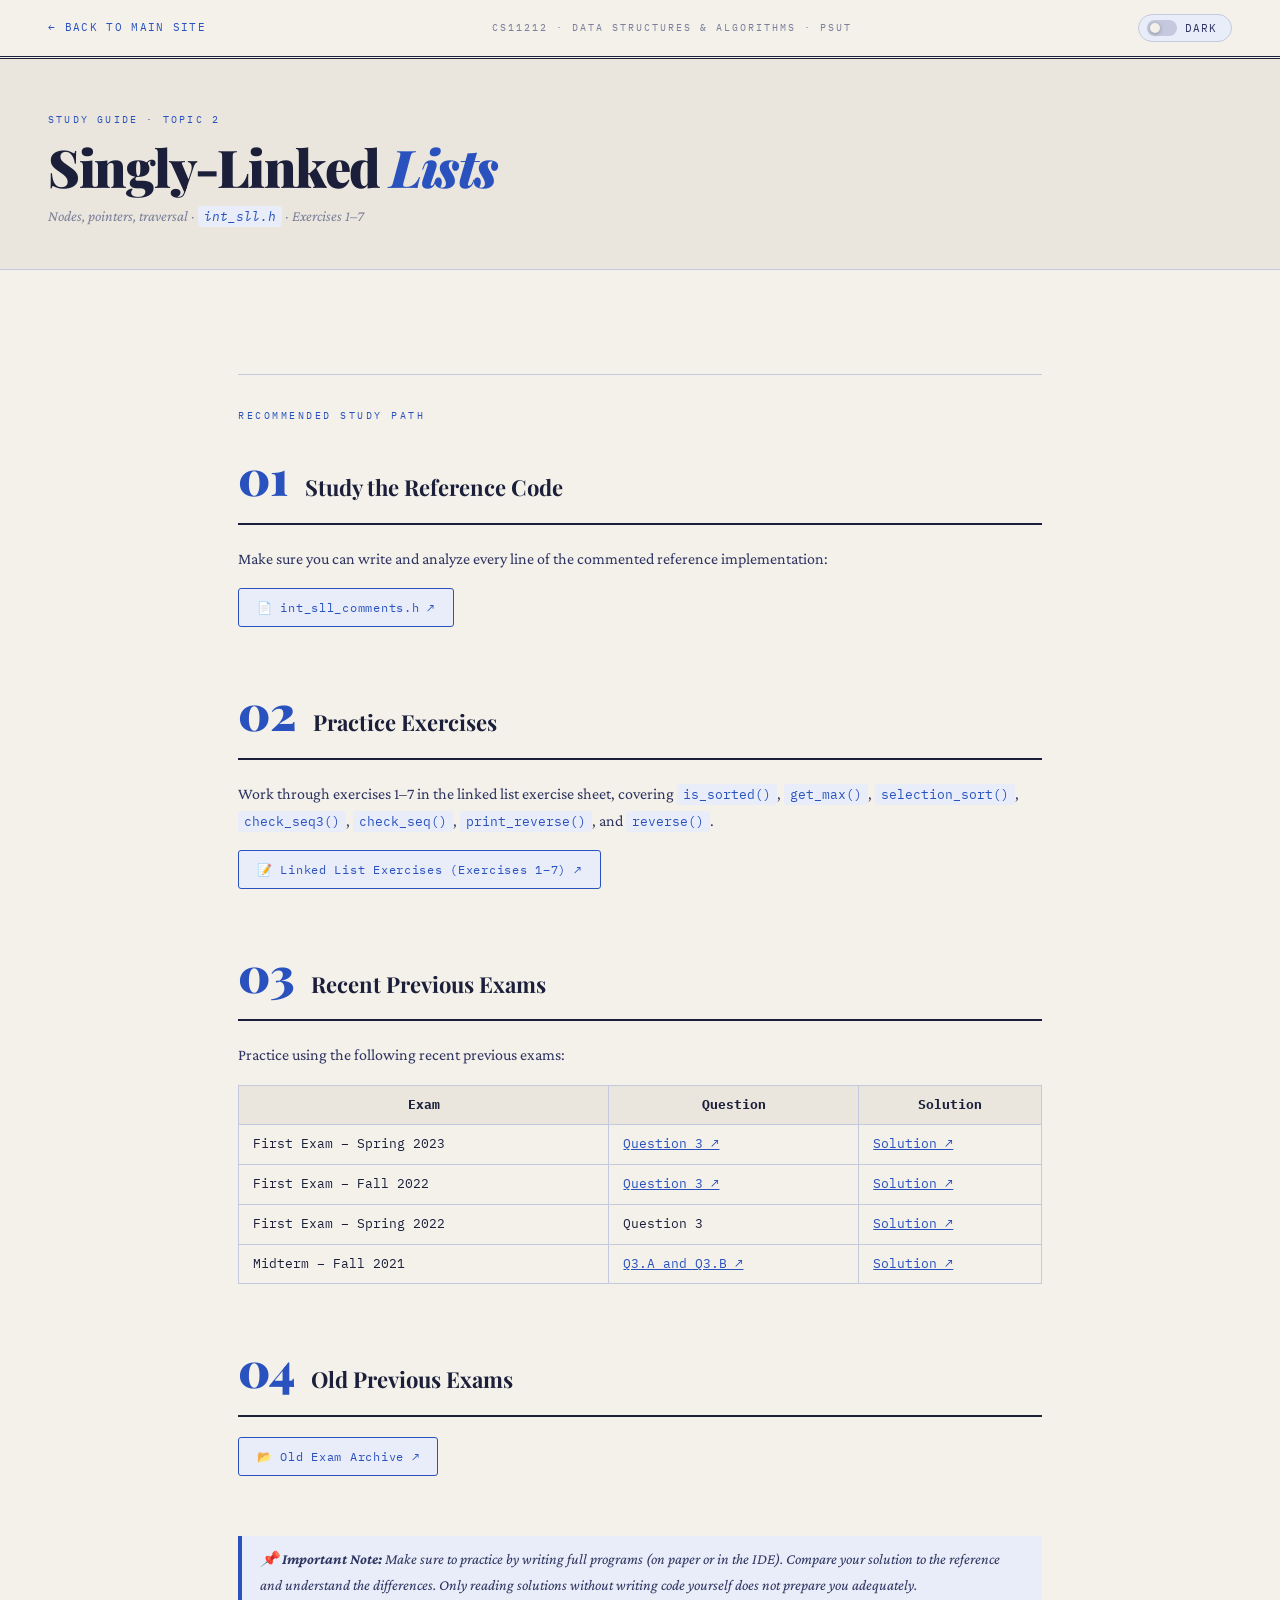
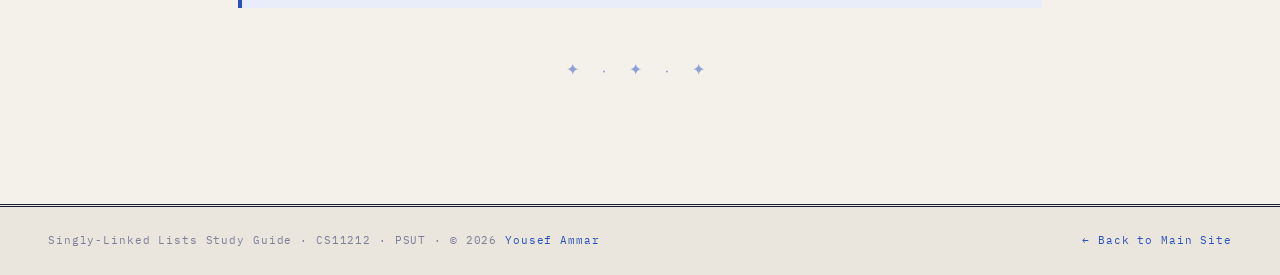
<file: study guides/sll.html>
<!DOCTYPE html>
<html lang="en">
<head>
  <meta charset="UTF-8" />
  <meta name="viewport" content="width=device-width, initial-scale=1.0" />
  <title>Singly-Linked Lists — Study Guide · CS11212</title>
  <meta name="description" content="Study guide for Singly-Linked Lists in PSUT Data Structures course." />
  <link rel="stylesheet" href="../shared.css" />
</head>
<body>

  <div class="topbar">
    <div class="topbar-inner">
      <a class="back-link" href="../index.html">← Back to Main Site</a>
      <span class="topbar-title">CS11212 · Data Structures &amp; Algorithms · PSUT</span>
      <button class="theme-toggle" onclick="toggleTheme()" aria-label="Toggle theme">
        <div class="toggle-track"><div class="toggle-thumb"></div></div>
        <span id="themeLabel">DARK</span>
      </button>
    </div>
  </div>

  <div class="hero">
    <div class="hero-cat">Study Guide · Topic 2</div>
    <h1>Singly-Linked <em>Lists</em></h1>
    <p class="hero-sub">Nodes, pointers, traversal · <code>int_sll.h</code> · Exercises 1–7</p>
  </div>

  <div class="content">

    <div class="section-heading">Recommended Study Path</div>

    <div class="exercise">
      <div class="exercise-header">
        <div class="exercise-num">01</div>
        <div class="exercise-title">Study the Reference Code</div>
      </div>
      <p class="exercise-desc">Make sure you can write and analyze every line of the commented reference implementation:</p>
      <div style="margin-top: 16px; display: flex; gap: 12px; flex-wrap: wrap;">
        <a href="https://github.com/ialbluwi/psut-data-structures/blob/main/code/int_sll_comments.h" target="_blank" rel="noopener" class="resource-link">📄 int_sll_comments.h ↗</a>
      </div>
    </div>

    <div class="exercise">
      <div class="exercise-header">
        <div class="exercise-num">02</div>
        <div class="exercise-title">Practice Exercises</div>
      </div>
      <p class="exercise-desc">Work through exercises 1–7 in the linked list exercise sheet, covering <code>is_sorted()</code>, <code>get_max()</code>, <code>selection_sort()</code>, <code>check_seq3()</code>, <code>check_seq()</code>, <code>print_reverse()</code>, and <code>reverse()</code>.</p>
      <div style="margin-top: 16px;">
        <a href="../exercises/list_exercises.html" class="resource-link">📝 Linked List Exercises (Exercises 1–7) ↗</a>
      </div>
    </div>

    <div class="exercise">
      <div class="exercise-header">
        <div class="exercise-num">03</div>
        <div class="exercise-title">Recent Previous Exams</div>
      </div>
      <p class="exercise-desc">Practice using the following recent previous exams:</p>
      <table>
        <thead><tr><th>Exam</th><th>Question</th><th>Solution</th></tr></thead>
        <tbody>
          <tr><td>First Exam – Spring 2023</td><td><a href="https://drive.google.com/file/d/1iENXZOOyi0rZC3YnYxOJaBAHn1ZHYv1o/view?usp=share_link" target="_blank" rel="noopener">Question 3 ↗</a></td><td><a href="https://drive.google.com/file/d/14YsAGziZOqFDc40crCYj0pAkfAUY9wMb/view?usp=share_link" target="_blank" rel="noopener">Solution ↗</a></td></tr>
          <tr><td>First Exam – Fall 2022</td><td><a href="https://drive.google.com/file/d/1nJui0DRtQ-2B6baLzgz5yASaCvtnL9eT/view?usp=share_link" target="_blank" rel="noopener">Question 3 ↗</a></td><td><a href="https://drive.google.com/file/d/1ctxDT7qqOfYFqHQTBdwMZvBNwVyC3EMe/view?usp=share_link" target="_blank" rel="noopener">Solution ↗</a></td></tr>
          <tr><td>First Exam – Spring 2022</td><td>Question 3</td><td><a href="https://drive.google.com/file/d/1-f3Cn9s9qJGn0LVN4a268UyDiBexRouo/view?usp=share_link" target="_blank" rel="noopener">Solution ↗</a></td></tr>
          <tr><td>Midterm – Fall 2021</td><td><a href="https://drive.google.com/file/d/1dAMSwZIaUHxgv95D3pNuzg9Qh0bcr_UY/view?usp=share_link" target="_blank" rel="noopener">Q3.A and Q3.B ↗</a></td><td><a href="https://drive.google.com/file/d/1JJMzZyC2iNYfi3XsEUYSThoFLZ-pvitw/view?usp=share_link" target="_blank" rel="noopener">Solution ↗</a></td></tr>
        </tbody>
      </table>
    </div>

    <div class="exercise">
      <div class="exercise-header">
        <div class="exercise-num">04</div>
        <div class="exercise-title">Old Previous Exams</div>
      </div>
      <div style="margin-top: 16px;">
        <a href="https://docs.google.com/document/d/15BVMhjwFnGattwKcs6xEZKDmKR7CzMbF-gSj-buPzY4/edit?usp=drive_web&ouid=110789104378877559009" target="_blank" rel="noopener" class="resource-link">📂 Old Exam Archive ↗</a>
      </div>
    </div>

    <div class="example-note" style="margin-top: 32px;">
      <strong>📌 Important Note:</strong> Make sure to practice by writing <em>full programs</em> (on paper or in the IDE). Compare your solution to the reference and understand the differences. Only reading solutions without writing code yourself does not prepare you adequately.
    </div>

    <div class="divider">✦ · ✦ · ✦</div>

  </div>

  <footer class="page-footer">
    <span>Singly-Linked Lists Study Guide · CS11212 · PSUT · © 2026 <a href="https://yousefammmar.github.io/profile/" target="_blank">Yousef Ammar</a></span>
    <a href="../index.html">← Back to Main Site</a>
  </footer>

  <style>
    .resource-link {
      display: inline-flex;
      align-items: center;
      gap: 8px;
      padding: 8px 18px;
      background: var(--accent-pale);
      border: 1.5px solid var(--accent);
      color: var(--accent);
      text-decoration: none;
      font-family: 'IBM Plex Mono', monospace;
      font-size: 12px;
      letter-spacing: 0.06em;
      border-radius: 3px;
      transition: all 0.2s;
    }
    .resource-link:hover { background: var(--accent); color: var(--paper); }
    table a { color: var(--accent); }
  </style>

  <script src="../shared.js"></script>
</body>
</html>
</file>
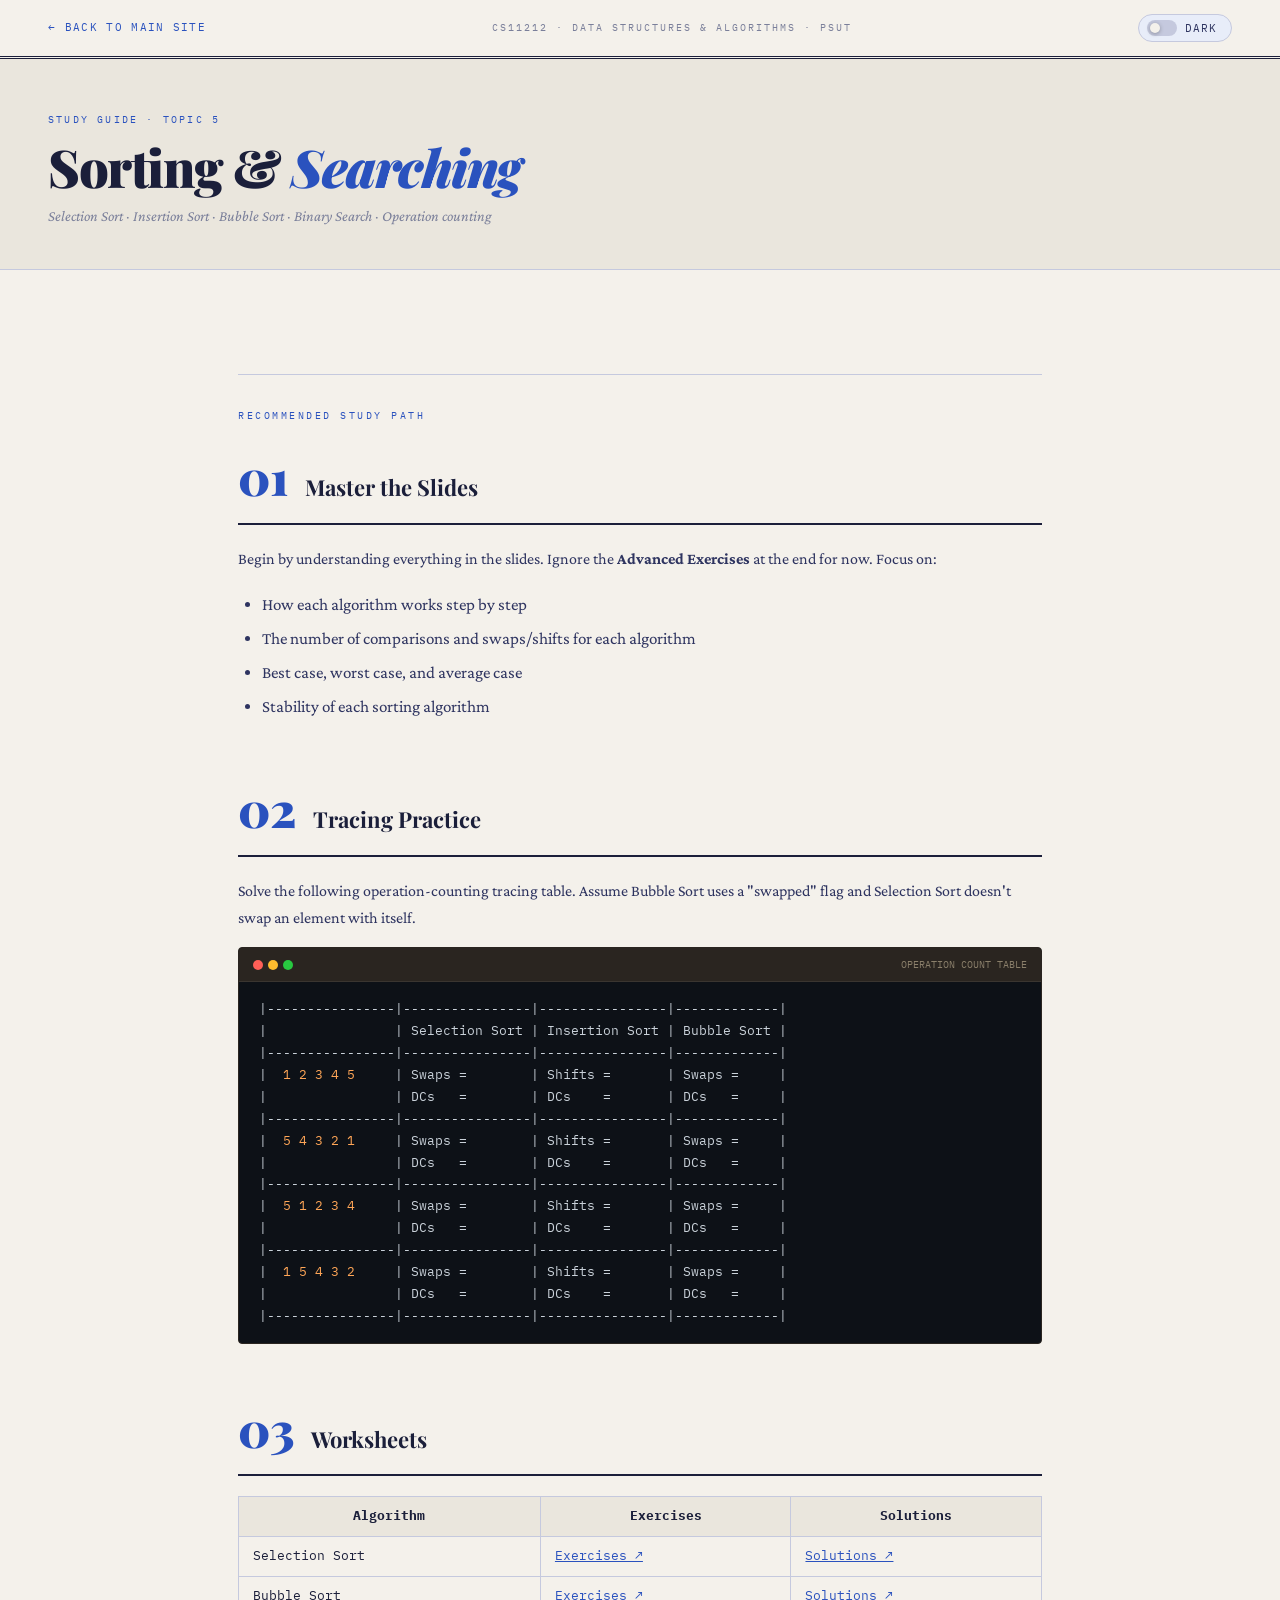
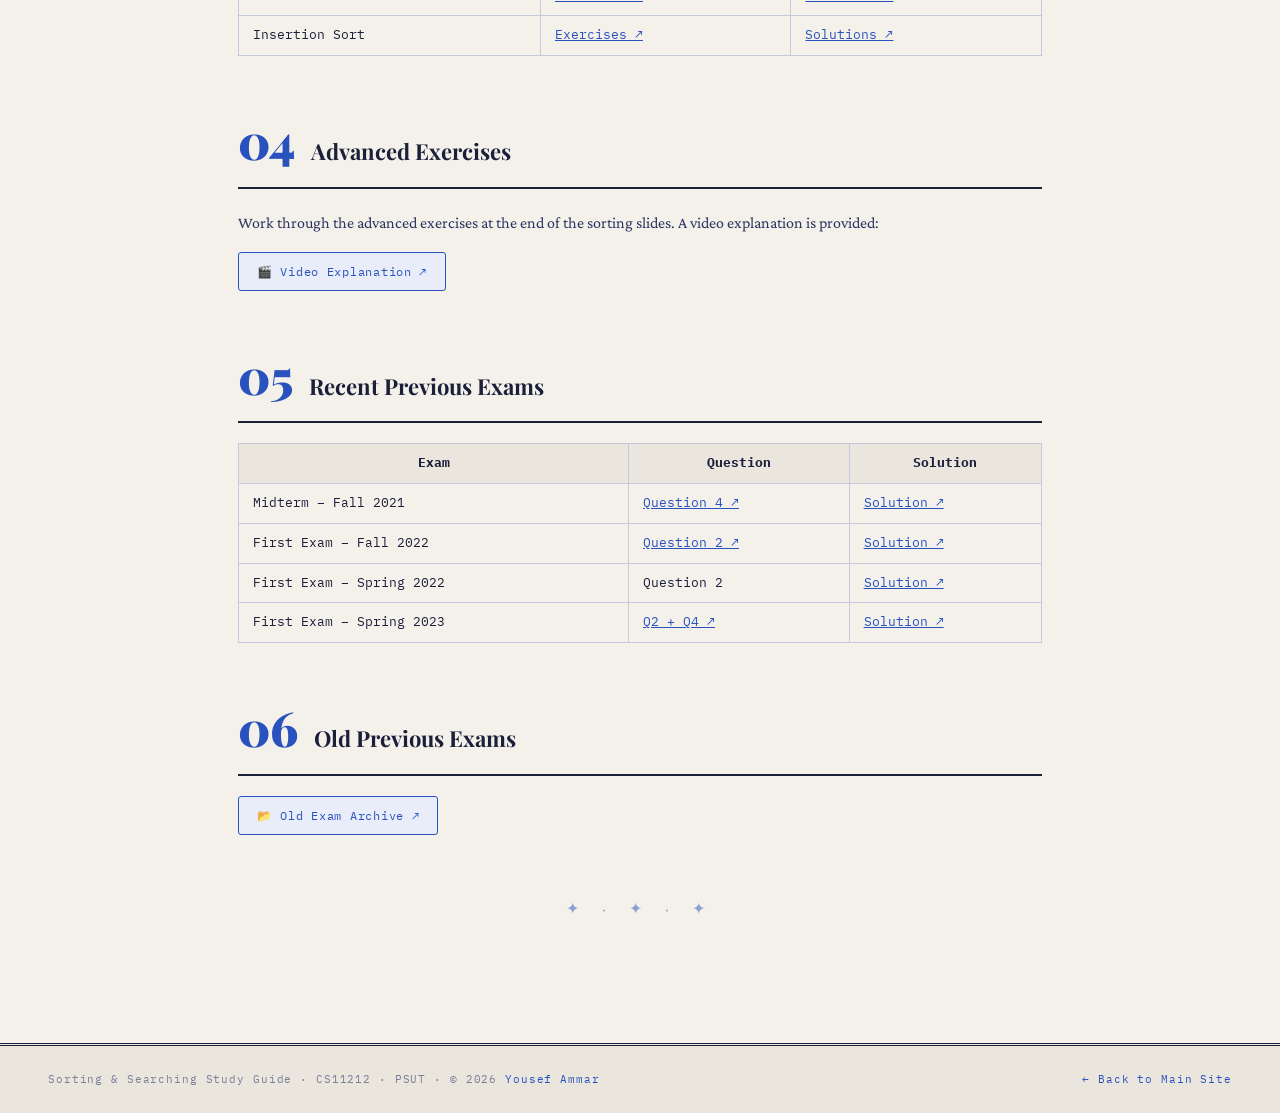
<file: study guides/sorting.html>
<!DOCTYPE html>
<html lang="en">
<head>
  <meta charset="UTF-8" />
  <meta name="viewport" content="width=device-width, initial-scale=1.0" />
  <title>Sorting &amp; Searching — Study Guide · CS11212</title>
  <meta name="description" content="Study guide for Sorting and Searching algorithms in PSUT Data Structures course." />
  <link rel="stylesheet" href="../shared.css" />
</head>
<body>

  <div class="topbar">
    <div class="topbar-inner">
      <a class="back-link" href="../index.html">← Back to Main Site</a>
      <span class="topbar-title">CS11212 · Data Structures &amp; Algorithms · PSUT</span>
      <button class="theme-toggle" onclick="toggleTheme()" aria-label="Toggle theme">
        <div class="toggle-track"><div class="toggle-thumb"></div></div>
        <span id="themeLabel">DARK</span>
      </button>
    </div>
  </div>

  <div class="hero">
    <div class="hero-cat">Study Guide · Topic 5</div>
    <h1>Sorting &amp; <em>Searching</em></h1>
    <p class="hero-sub">Selection Sort · Insertion Sort · Bubble Sort · Binary Search · Operation counting</p>
  </div>

  <div class="content">

    <div class="section-heading">Recommended Study Path</div>

    <div class="exercise">
      <div class="exercise-header">
        <div class="exercise-num">01</div>
        <div class="exercise-title">Master the Slides</div>
      </div>
      <p class="exercise-desc">Begin by understanding everything in the slides. Ignore the <strong>Advanced Exercises</strong> at the end for now. Focus on:</p>
      <ul style="margin: 12px 0 0 24px; color: var(--ink2); line-height: 2;">
        <li>How each algorithm works step by step</li>
        <li>The number of comparisons and swaps/shifts for each algorithm</li>
        <li>Best case, worst case, and average case</li>
        <li>Stability of each sorting algorithm</li>
      </ul>
    </div>

    <div class="exercise">
      <div class="exercise-header">
        <div class="exercise-num">02</div>
        <div class="exercise-title">Tracing Practice</div>
      </div>
      <p class="exercise-desc">Solve the following operation-counting tracing table. Assume Bubble Sort uses a "swapped" flag and Selection Sort doesn't swap an element with itself.</p>

      <div class="code-block" style="margin-top: 12px;">
        <div class="code-bar">
          <div class="code-dots"><div class="code-dot dot-r"></div><div class="code-dot dot-y"></div><div class="code-dot dot-g"></div></div>
          <span style="font-family:'IBM Plex Mono',monospace;font-size:10px;color:#8a7f6a;">OPERATION COUNT TABLE</span>
        </div>
        <pre class="code-pre" data-code="|----------------|----------------|----------------|-------------|
|                | Selection Sort | Insertion Sort | Bubble Sort |
|----------------|----------------|----------------|-------------|
|  1 2 3 4 5     | Swaps =        | Shifts =       | Swaps =     |
|                | DCs   =        | DCs    =       | DCs   =     |
|----------------|----------------|----------------|-------------|
|  5 4 3 2 1     | Swaps =        | Shifts =       | Swaps =     |
|                | DCs   =        | DCs    =       | DCs   =     |
|----------------|----------------|----------------|-------------|
|  5 1 2 3 4     | Swaps =        | Shifts =       | Swaps =     |
|                | DCs   =        | DCs    =       | DCs   =     |
|----------------|----------------|----------------|-------------|
|  1 5 4 3 2     | Swaps =        | Shifts =       | Swaps =     |
|                | DCs   =        | DCs    =       | DCs   =     |
|----------------|----------------|----------------|-------------|"></pre>
      </div>
    </div>

    <div class="exercise">
      <div class="exercise-header">
        <div class="exercise-num">03</div>
        <div class="exercise-title">Worksheets</div>
      </div>
      <table>
        <thead><tr><th>Algorithm</th><th>Exercises</th><th>Solutions</th></tr></thead>
        <tbody>
          <tr>
            <td>Selection Sort</td>
            <td><a href="https://docs.google.com/document/d/1PFK_hDCkCq92s5yjkQOvukkTaA7aT17UYLYRUld4yjA" target="_blank" rel="noopener">Exercises ↗</a></td>
            <td><a href="https://docs.google.com/document/d/1iVeF7Xrv6psQvEpvfhsJnshfqeOiHm0b6o7q8unvszw" target="_blank" rel="noopener">Solutions ↗</a></td>
          </tr>
          <tr>
            <td>Bubble Sort</td>
            <td><a href="https://docs.google.com/document/d/1woKyVhQ65CvYBTjLVt5hzTZfMSNOLB7Pfz1e6Hg9L3Q" target="_blank" rel="noopener">Exercises ↗</a></td>
            <td><a href="https://docs.google.com/document/d/1KrBXubdPcXwfFM3R88OirCDm2pHZb0ff3Qyj6GUfdBQ" target="_blank" rel="noopener">Solutions ↗</a></td>
          </tr>
          <tr>
            <td>Insertion Sort</td>
            <td><a href="https://docs.google.com/document/d/19JQzSO_Lo37xYBLKE1lRYr2Jll_l1Pr_Nx34-lS-lsc" target="_blank" rel="noopener">Exercises ↗</a></td>
            <td><a href="https://docs.google.com/document/d/1ZhTBS8dUuZe404gel1JzQ3Q-hZDEECo_IU1pS9DJanQ" target="_blank" rel="noopener">Solutions ↗</a></td>
          </tr>
        </tbody>
      </table>
    </div>

    <div class="exercise">
      <div class="exercise-header">
        <div class="exercise-num">04</div>
        <div class="exercise-title">Advanced Exercises</div>
      </div>
      <p class="exercise-desc">Work through the advanced exercises at the end of the sorting slides. A video explanation is provided:</p>
      <div style="margin-top: 16px;">
        <a href="https://drive.google.com/file/d/1VNFGeoSQi04xGBRpS6mXdLk_Ktgw8mdE/view?usp=share_link" target="_blank" rel="noopener" class="resource-link">🎬 Video Explanation ↗</a>
      </div>
    </div>

    <div class="exercise">
      <div class="exercise-header">
        <div class="exercise-num">05</div>
        <div class="exercise-title">Recent Previous Exams</div>
      </div>
      <table>
        <thead><tr><th>Exam</th><th>Question</th><th>Solution</th></tr></thead>
        <tbody>
          <tr><td>Midterm – Fall 2021</td><td><a href="https://drive.google.com/file/d/1dAMSwZIaUHxgv95D3pNuzg9Qh0bcr_UY/view?usp=share_link" target="_blank" rel="noopener">Question 4 ↗</a></td><td><a href="https://drive.google.com/file/d/1JJMzZyC2iNYfi3XsEUYSThoFLZ-pvitw/view?usp=share_link" target="_blank" rel="noopener">Solution ↗</a></td></tr>
          <tr><td>First Exam – Fall 2022</td><td><a href="https://drive.google.com/file/d/1nJui0DRtQ-2B6baLzgz5yASaCvtnL9eT/view?usp=share_link" target="_blank" rel="noopener">Question 2 ↗</a></td><td><a href="https://drive.google.com/file/d/14YsAGziZOqFDc40crCYj0pAkfAUY9wMb/view?usp=share_link" target="_blank" rel="noopener">Solution ↗</a></td></tr>
          <tr><td>First Exam – Spring 2022</td><td>Question 2</td><td><a href="https://drive.google.com/file/d/1-f3Cn9s9qJGn0LVN4a268UyDiBexRouo/view?usp=share_link" target="_blank" rel="noopener">Solution ↗</a></td></tr>
          <tr><td>First Exam – Spring 2023</td><td><a href="https://drive.google.com/file/d/1iENXZOOyi0rZC3YnYxOJaBAHn1ZHYv1o" target="_blank" rel="noopener">Q2 + Q4 ↗</a></td><td><a href="https://drive.google.com/file/d/1ctxDT7qqOfYFqHQTBdwMZvBNwVyC3EMe" target="_blank" rel="noopener">Solution ↗</a></td></tr>
        </tbody>
      </table>
    </div>

    <div class="exercise">
      <div class="exercise-header">
        <div class="exercise-num">06</div>
        <div class="exercise-title">Old Previous Exams</div>
      </div>
      <div style="margin-top: 16px;">
        <a href="https://docs.google.com/document/d/17SfDcoqVTrXCOfDPthRuwgHJCGsZWg3NGwCRDc56Vh8" target="_blank" rel="noopener" class="resource-link">📂 Old Exam Archive ↗</a>
      </div>
    </div>

    <div class="divider">✦ · ✦ · ✦</div>

  </div>

  <footer class="page-footer">
    <span>Sorting &amp; Searching Study Guide · CS11212 · PSUT · © 2026 <a href="https://yousefammmar.github.io/profile/" target="_blank">Yousef Ammar</a></span>
    <a href="../index.html">← Back to Main Site</a>
  </footer>

  <style>
    .resource-link {
      display: inline-flex;
      align-items: center;
      gap: 8px;
      padding: 8px 18px;
      background: var(--accent-pale);
      border: 1.5px solid var(--accent);
      color: var(--accent);
      text-decoration: none;
      font-family: 'IBM Plex Mono', monospace;
      font-size: 12px;
      letter-spacing: 0.06em;
      border-radius: 3px;
      transition: all 0.2s;
    }
    .resource-link:hover { background: var(--accent); color: var(--paper); }
    table a { color: var(--accent); }
  </style>

  <script src="../shared.js"></script>
</body>
</html>
</file>
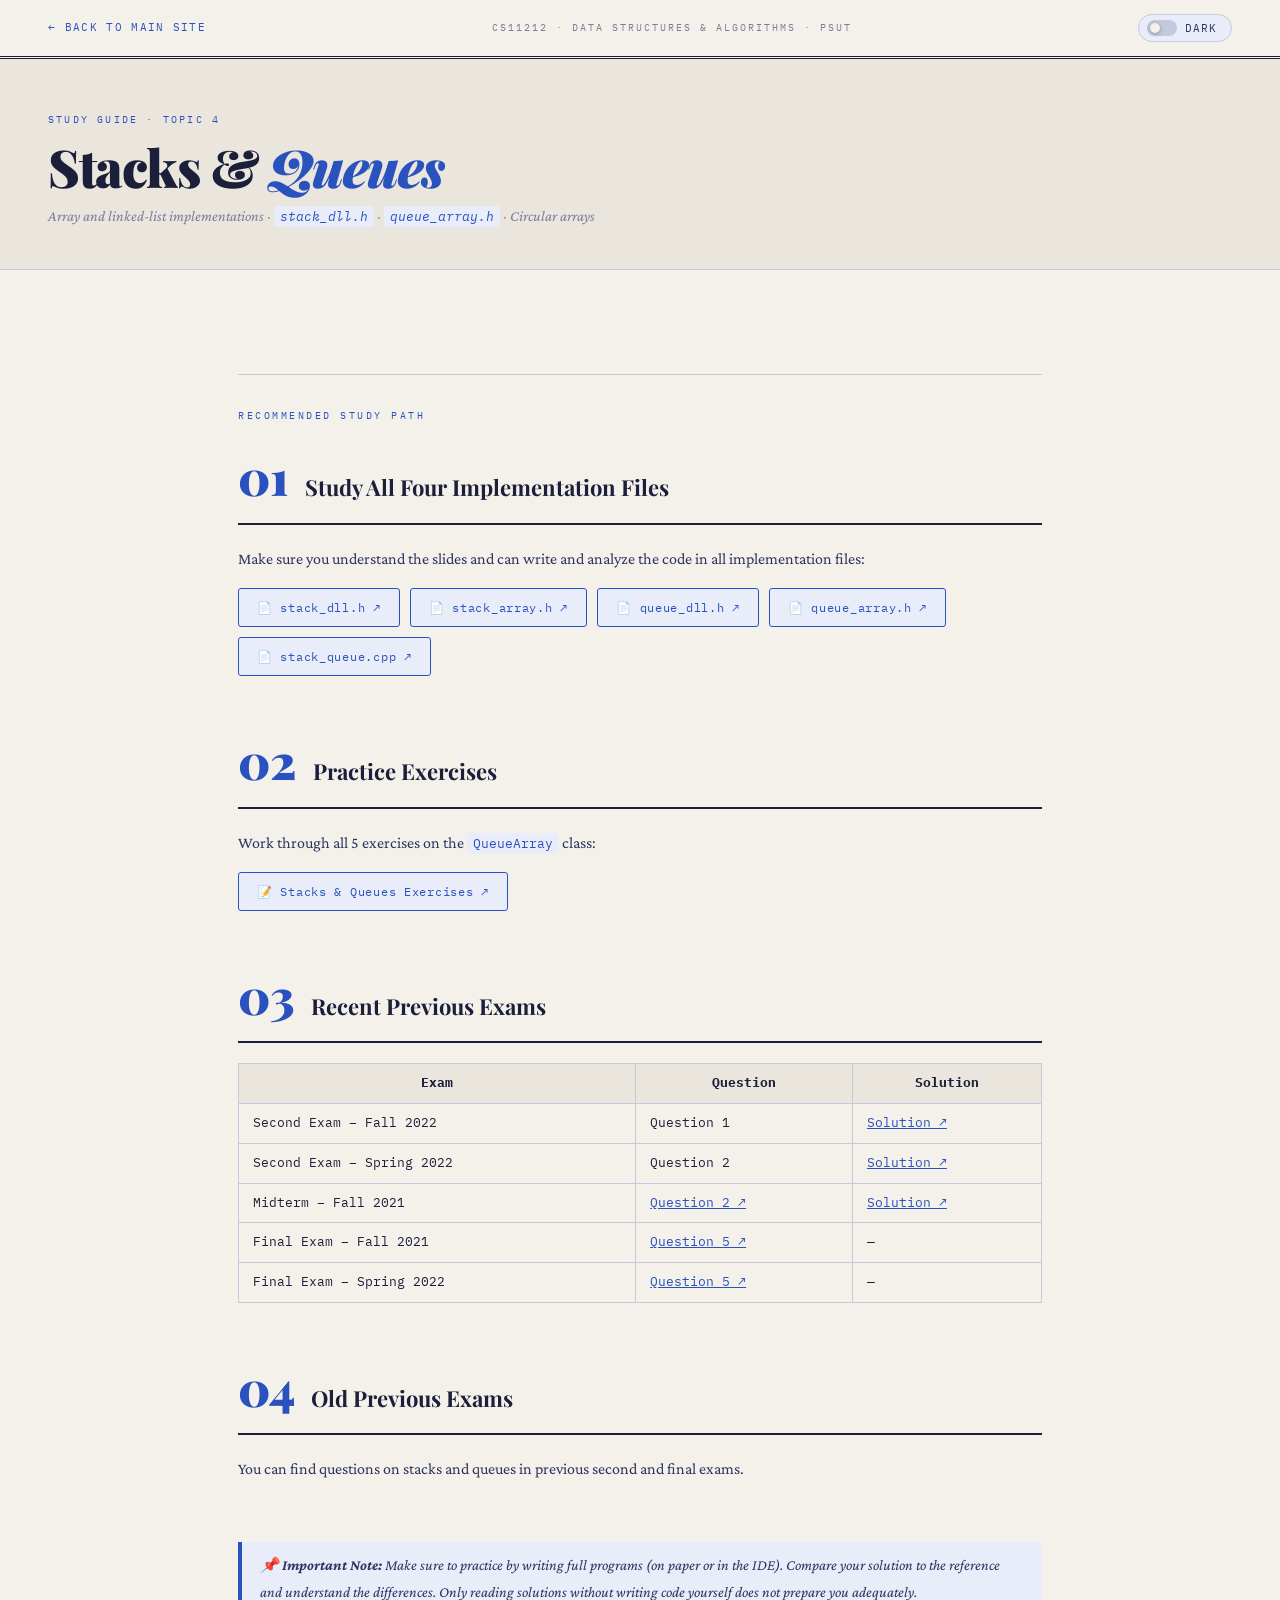
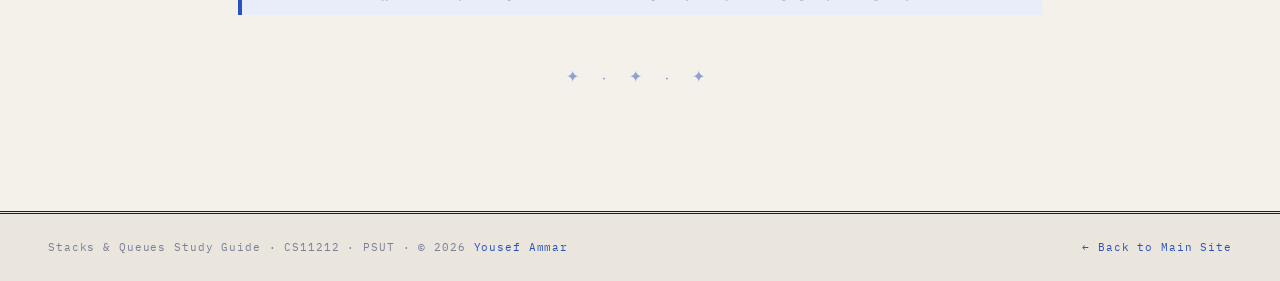
<file: study guides/stacks_queues.html>
<!DOCTYPE html>
<html lang="en">
<head>
  <meta charset="UTF-8" />
  <meta name="viewport" content="width=device-width, initial-scale=1.0" />
  <title>Stacks &amp; Queues — Study Guide · CS11212</title>
  <meta name="description" content="Study guide for Stacks and Queues in PSUT Data Structures course." />
  <link rel="stylesheet" href="../shared.css" />
</head>
<body>

  <div class="topbar">
    <div class="topbar-inner">
      <a class="back-link" href="../index.html">← Back to Main Site</a>
      <span class="topbar-title">CS11212 · Data Structures &amp; Algorithms · PSUT</span>
      <button class="theme-toggle" onclick="toggleTheme()" aria-label="Toggle theme">
        <div class="toggle-track"><div class="toggle-thumb"></div></div>
        <span id="themeLabel">DARK</span>
      </button>
    </div>
  </div>

  <div class="hero">
    <div class="hero-cat">Study Guide · Topic 4</div>
    <h1>Stacks &amp; <em>Queues</em></h1>
    <p class="hero-sub">Array and linked-list implementations · <code>stack_dll.h</code> · <code>queue_array.h</code> · Circular arrays</p>
  </div>

  <div class="content">

    <div class="section-heading">Recommended Study Path</div>

    <div class="exercise">
      <div class="exercise-header">
        <div class="exercise-num">01</div>
        <div class="exercise-title">Study All Four Implementation Files</div>
      </div>
      <p class="exercise-desc">Make sure you understand the slides and can write and analyze the code in all implementation files:</p>
      <div style="margin-top: 16px; display: flex; gap: 10px; flex-wrap: wrap;">
        <a href="https://github.com/ialbluwi/psut-data-structures/blob/main/code/stack_dll.h" target="_blank" rel="noopener" class="resource-link">📄 stack_dll.h ↗</a>
        <a href="https://github.com/ialbluwi/psut-data-structures/blob/main/code/stack_array.h" target="_blank" rel="noopener" class="resource-link">📄 stack_array.h ↗</a>
        <a href="https://github.com/ialbluwi/psut-data-structures/blob/main/code/queue_dll.h" target="_blank" rel="noopener" class="resource-link">📄 queue_dll.h ↗</a>
        <a href="https://github.com/ialbluwi/psut-data-structures/blob/main/code/queue_array.h" target="_blank" rel="noopener" class="resource-link">📄 queue_array.h ↗</a>
        <a href="https://github.com/ialbluwi/psut-data-structures/blob/main/code/stack_queue.cpp" target="_blank" rel="noopener" class="resource-link">📄 stack_queue.cpp ↗</a>
      </div>
    </div>

    <div class="exercise">
      <div class="exercise-header">
        <div class="exercise-num">02</div>
        <div class="exercise-title">Practice Exercises</div>
      </div>
      <p class="exercise-desc">Work through all 5 exercises on the <code>QueueArray</code> class:</p>
      <div style="margin-top: 16px;">
        <a href="../exercises/stacks_queues_exercises.html" class="resource-link">📝 Stacks &amp; Queues Exercises ↗</a>
      </div>
    </div>

    <div class="exercise">
      <div class="exercise-header">
        <div class="exercise-num">03</div>
        <div class="exercise-title">Recent Previous Exams</div>
      </div>
      <table>
        <thead><tr><th>Exam</th><th>Question</th><th>Solution</th></tr></thead>
        <tbody>
          <tr><td>Second Exam – Fall 2022</td><td>Question 1</td><td><a href="https://drive.google.com/file/d/1caBxJHxHRAk1k-fz-fDn51XMe-ds1Cg0/view?usp=share_link" target="_blank" rel="noopener">Solution ↗</a></td></tr>
          <tr><td>Second Exam – Spring 2022</td><td>Question 2</td><td><a href="https://drive.google.com/file/d/1B2wwtuXLiJjhmAHoVMnpWm2kEAx9GpOF/view?usp=share_link" target="_blank" rel="noopener">Solution ↗</a></td></tr>
          <tr><td>Midterm – Fall 2021</td><td><a href="https://drive.google.com/file/d/1dAMSwZIaUHxgv95D3pNuzg9Qh0bcr_UY/view?usp=share_link" target="_blank" rel="noopener">Question 2 ↗</a></td><td><a href="https://drive.google.com/file/d/1JJMzZyC2iNYfi3XsEUYSThoFLZ-pvitw/view?usp=share_link" target="_blank" rel="noopener">Solution ↗</a></td></tr>
          <tr><td>Final Exam – Fall 2021</td><td><a href="https://drive.google.com/file/d/1tjQJ4rxh3BNF0yc0lvceFv3DuwS_XAdX/view?usp=share_link" target="_blank" rel="noopener">Question 5 ↗</a></td><td>—</td></tr>
          <tr><td>Final Exam – Spring 2022</td><td><a href="https://drive.google.com/file/d/1fDMaAQVWAao2sVxTA-YpLZpCRLkpmlyK/view?usp=share_link" target="_blank" rel="noopener">Question 5 ↗</a></td><td>—</td></tr>
        </tbody>
      </table>
    </div>

    <div class="exercise">
      <div class="exercise-header">
        <div class="exercise-num">04</div>
        <div class="exercise-title">Old Previous Exams</div>
      </div>
      <p class="exercise-desc">You can find questions on stacks and queues in previous second and final exams.</p>
    </div>

    <div class="example-note" style="margin-top: 32px;">
      <strong>📌 Important Note:</strong> Make sure to practice by writing <em>full programs</em> (on paper or in the IDE). Compare your solution to the reference and understand the differences. Only reading solutions without writing code yourself does not prepare you adequately.
    </div>

    <div class="divider">✦ · ✦ · ✦</div>

  </div>

  <footer class="page-footer">
    <span>Stacks &amp; Queues Study Guide · CS11212 · PSUT · © 2026 <a href="https://yousefammmar.github.io/profile/" target="_blank">Yousef Ammar</a></span>
    <a href="../index.html">← Back to Main Site</a>
  </footer>

  <style>
    .resource-link {
      display: inline-flex;
      align-items: center;
      gap: 8px;
      padding: 8px 18px;
      background: var(--accent-pale);
      border: 1.5px solid var(--accent);
      color: var(--accent);
      text-decoration: none;
      font-family: 'IBM Plex Mono', monospace;
      font-size: 12px;
      letter-spacing: 0.06em;
      border-radius: 3px;
      transition: all 0.2s;
    }
    .resource-link:hover { background: var(--accent); color: var(--paper); }
    table a { color: var(--accent); }
  </style>

  <script src="../shared.js"></script>
</body>
</html>
</file>
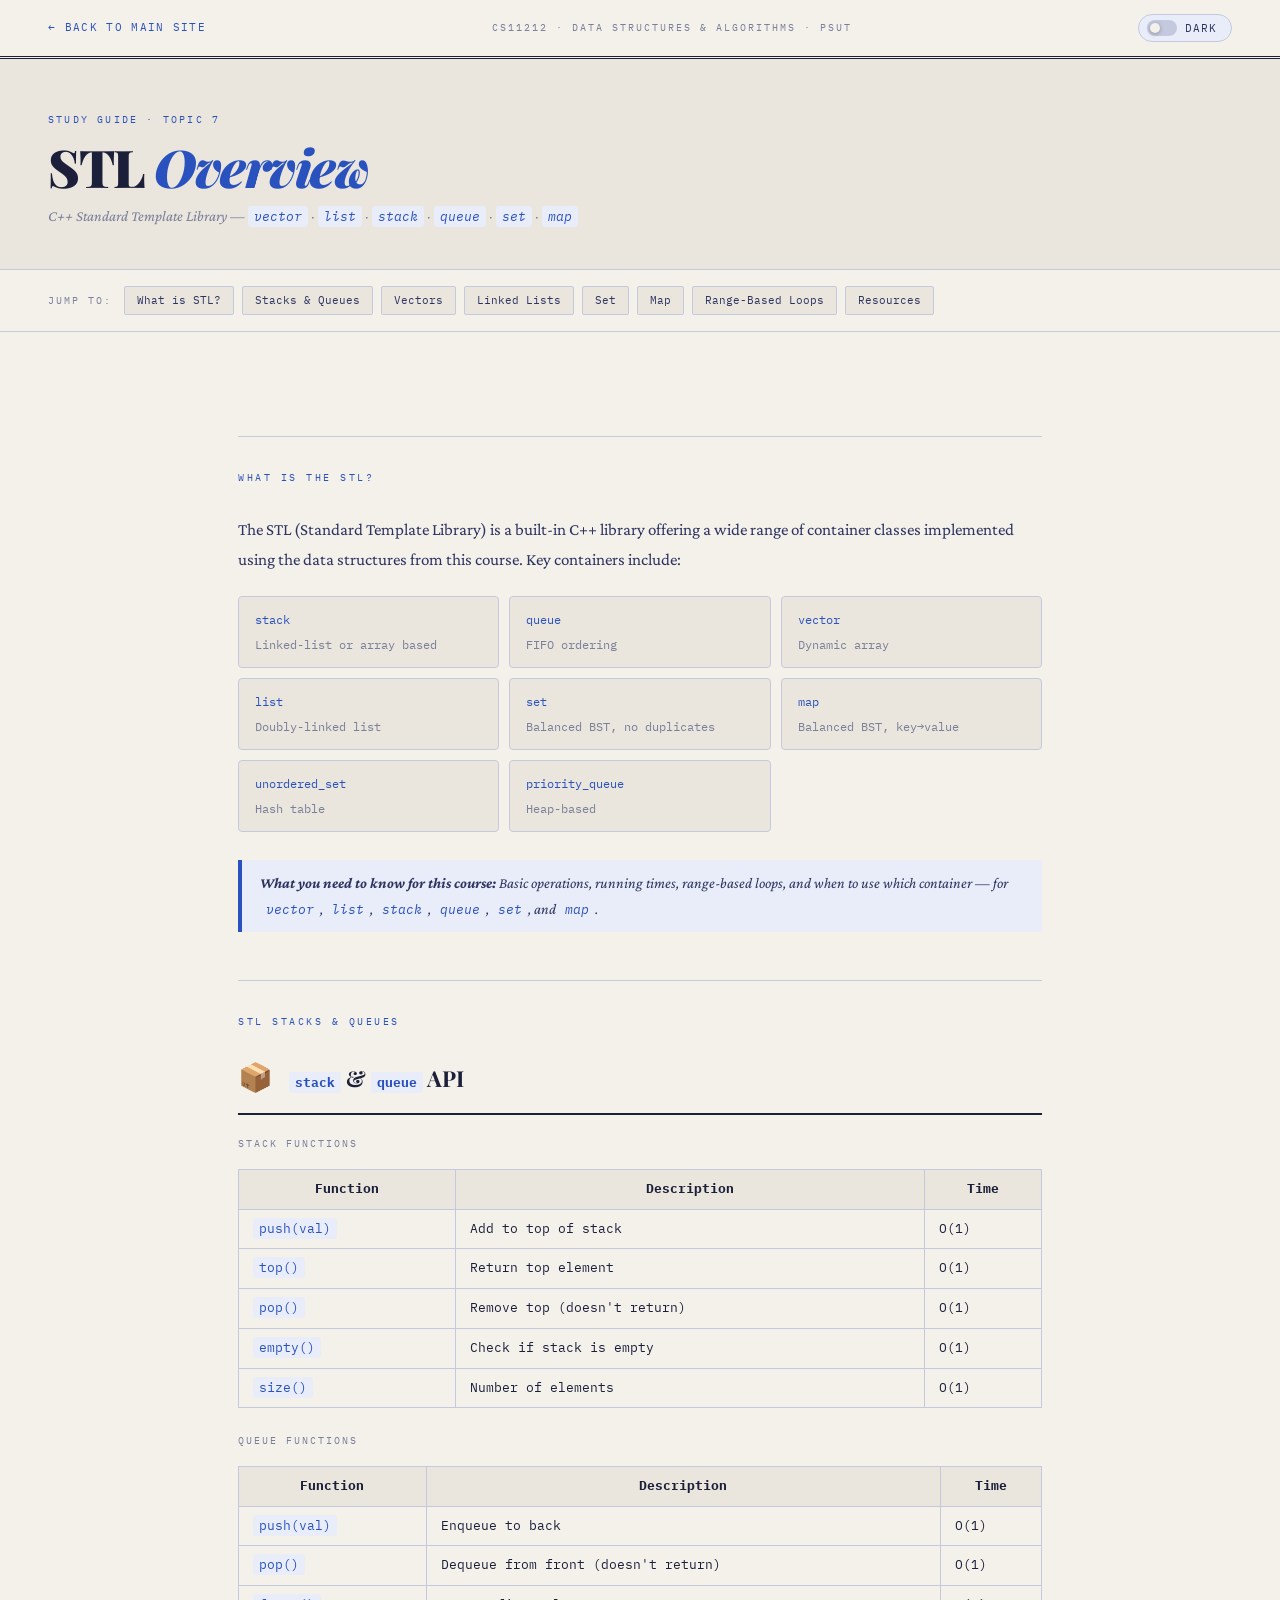
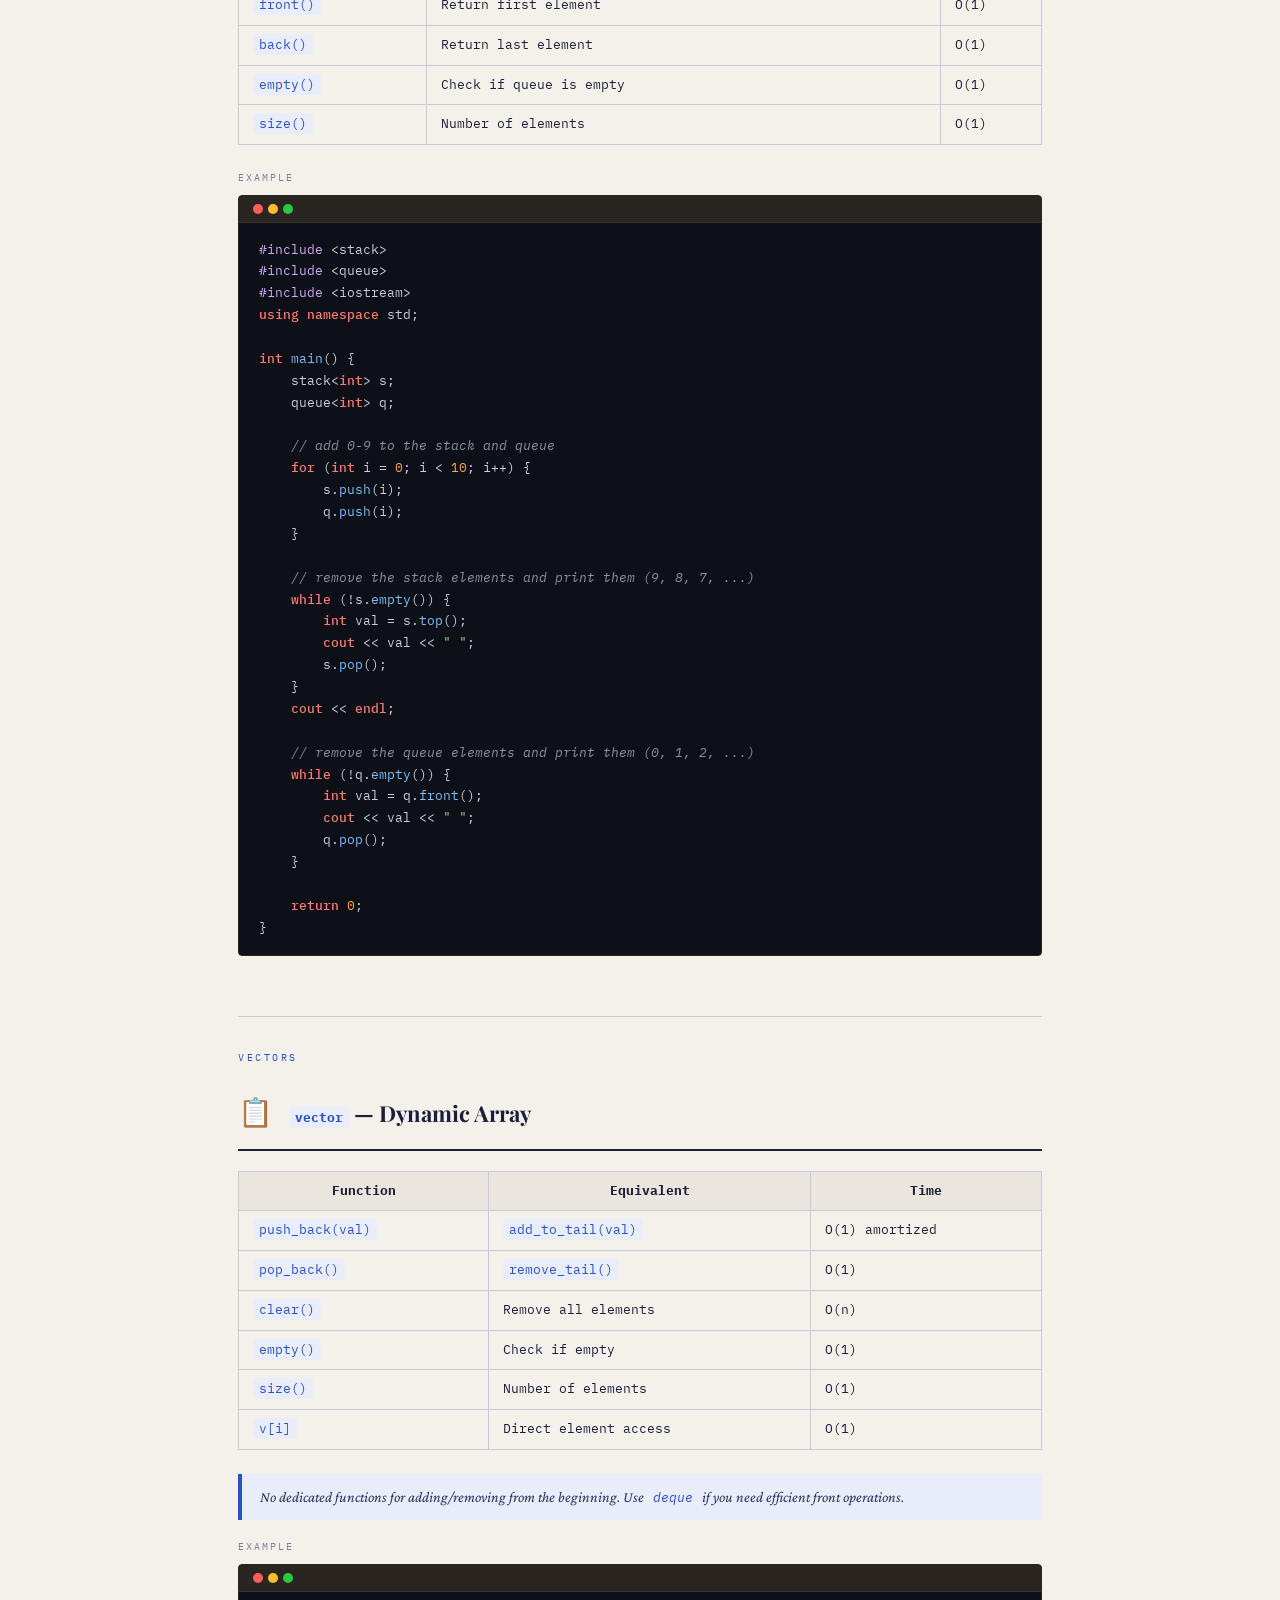
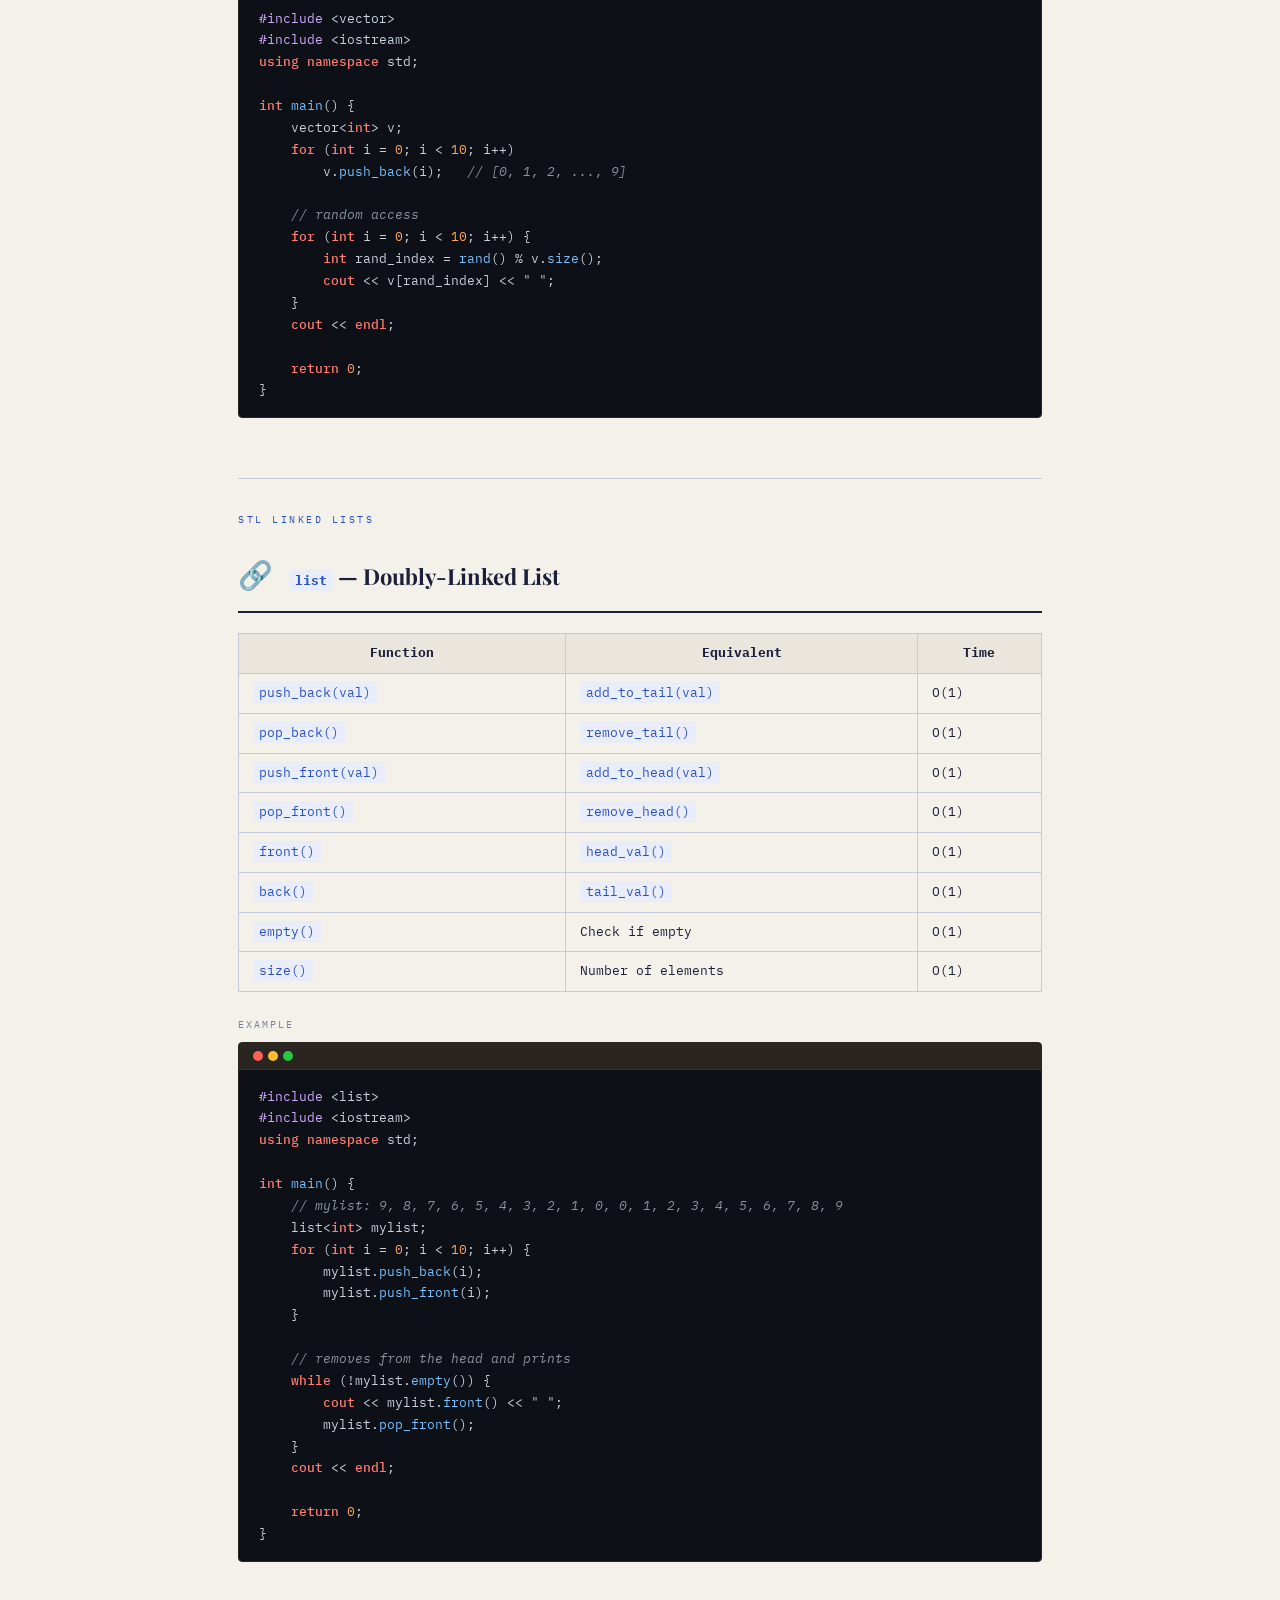
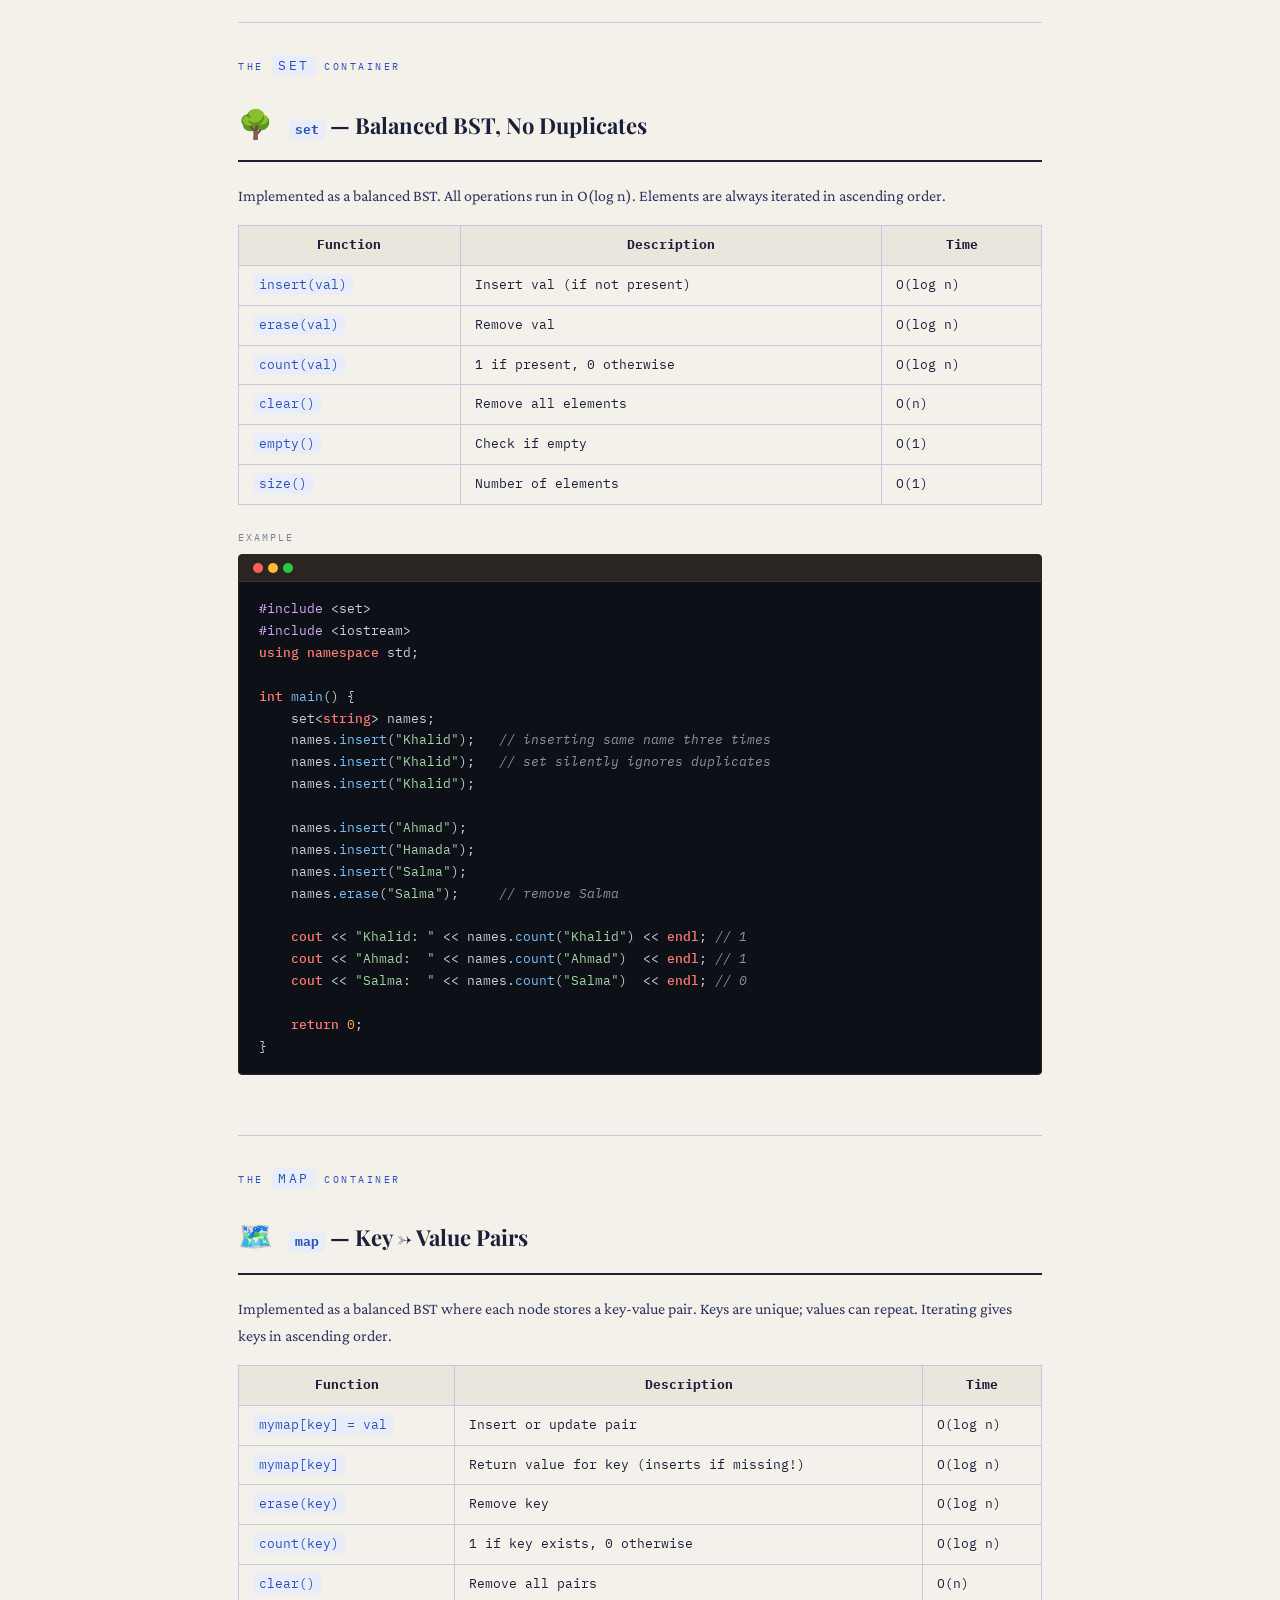
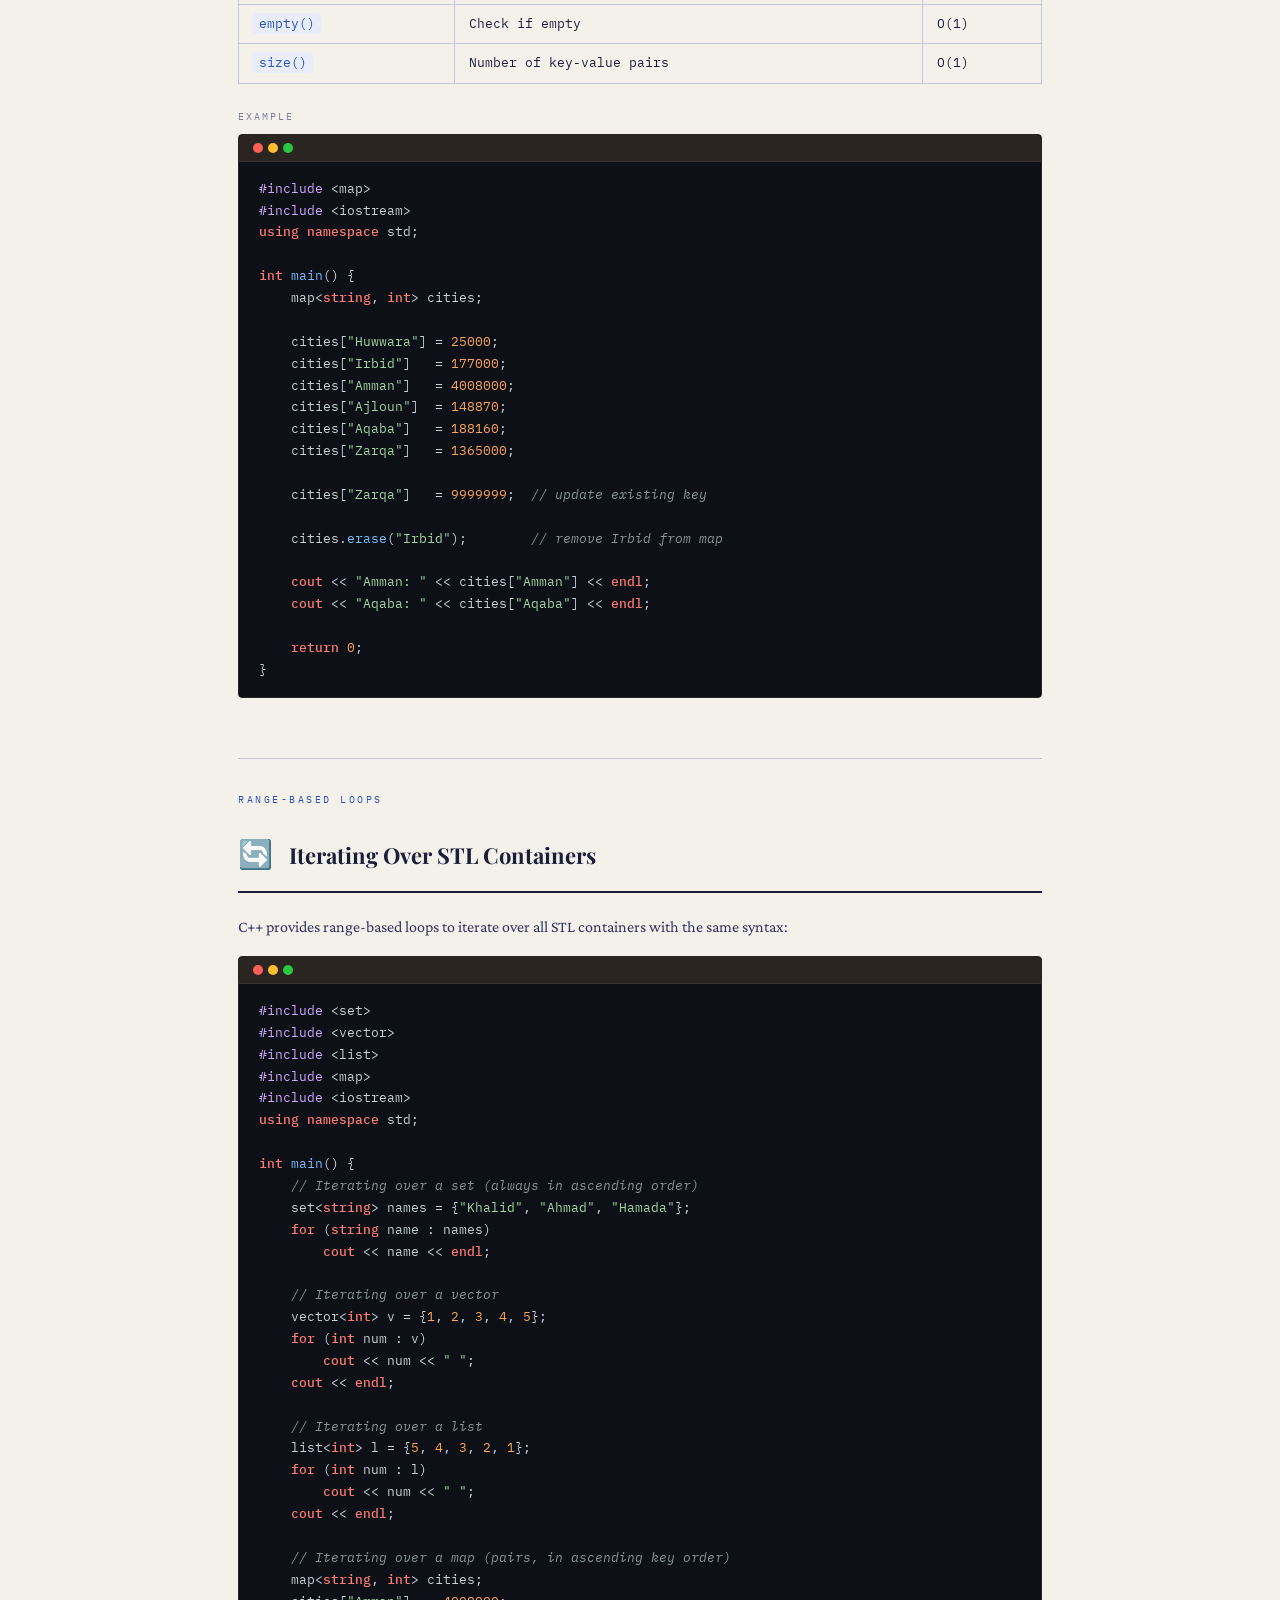
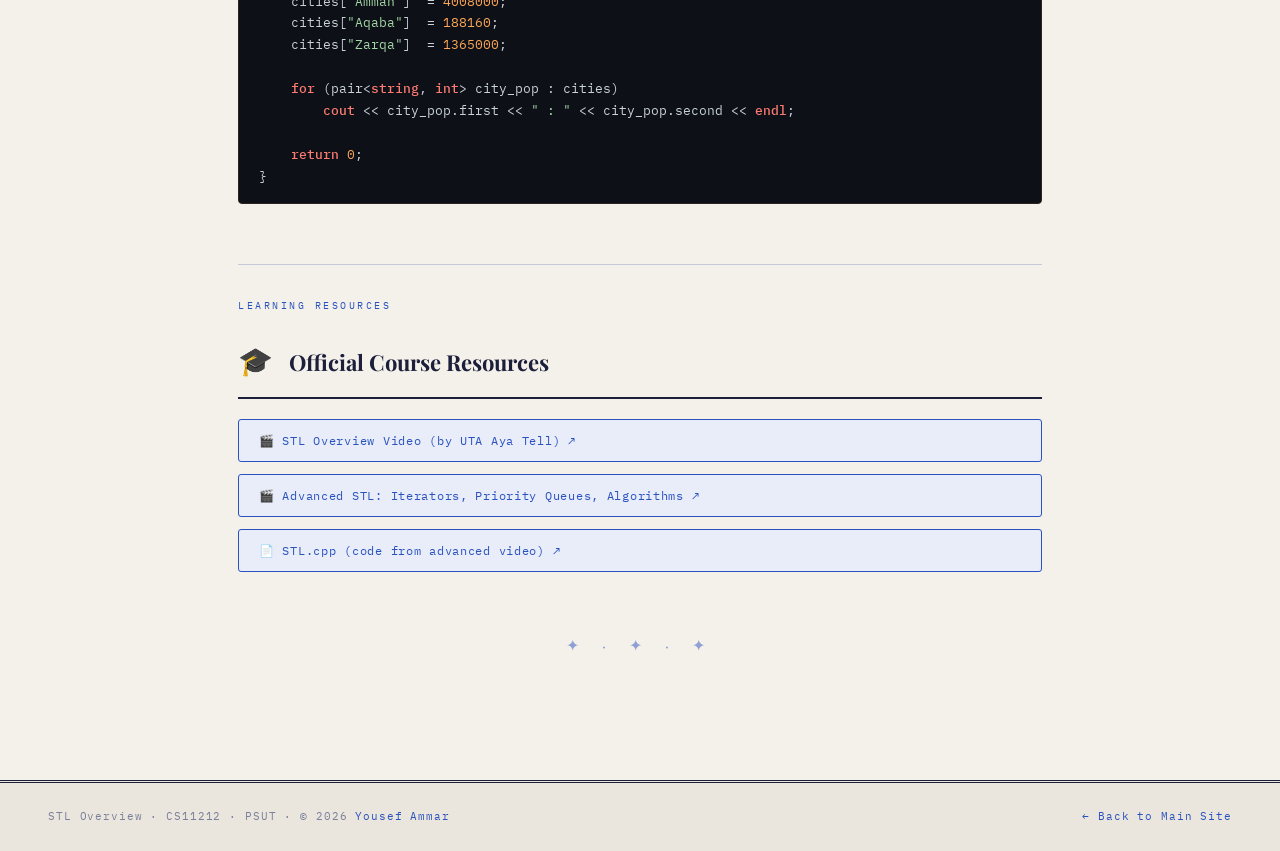
<file: study guides/stl.html>
<!DOCTYPE html>
<html lang="en">
<head>
  <meta charset="UTF-8" />
  <meta name="viewport" content="width=device-width, initial-scale=1.0" />
  <title>STL Overview — Study Guide · CS11212</title>
  <meta name="description" content="C++ Standard Template Library (STL) reference guide for PSUT Data Structures course, covering vector, list, stack, queue, set, map and range-based loops." />
  <link rel="stylesheet" href="../shared.css" />
</head>
<body>

  <div class="topbar">
    <div class="topbar-inner">
      <a class="back-link" href="../index.html">← Back to Main Site</a>
      <span class="topbar-title">CS11212 · Data Structures &amp; Algorithms · PSUT</span>
      <button class="theme-toggle" onclick="toggleTheme()" aria-label="Toggle theme">
        <div class="toggle-track"><div class="toggle-thumb"></div></div>
        <span id="themeLabel">DARK</span>
      </button>
    </div>
  </div>

  <div class="hero">
    <div class="hero-cat">Study Guide · Topic 7</div>
    <h1>STL <em>Overview</em></h1>
    <p class="hero-sub">C++ Standard Template Library — <code>vector</code> · <code>list</code> · <code>stack</code> · <code>queue</code> · <code>set</code> · <code>map</code></p>
  </div>

  <div class="toc-bar">
    <span class="toc-label">Jump to:</span>
    <a class="toc-chip" href="#intro">What is STL?</a>
    <a class="toc-chip" href="#stacks-queues">Stacks &amp; Queues</a>
    <a class="toc-chip" href="#vectors">Vectors</a>
    <a class="toc-chip" href="#lists">Linked Lists</a>
    <a class="toc-chip" href="#set">Set</a>
    <a class="toc-chip" href="#map">Map</a>
    <a class="toc-chip" href="#range-loops">Range-Based Loops</a>
    <a class="toc-chip" href="#resources">Resources</a>
  </div>

  <div class="content">

    <!-- INTRO -->
    <div class="section-heading" id="intro">What Is The STL?</div>
    <p style="color: var(--ink2); margin-bottom: 20px; line-height: 1.8;">
      The STL (Standard Template Library) is a built-in C++ library offering a wide range of container classes implemented using the data structures from this course. Key containers include:
    </p>
    <div style="display: grid; grid-template-columns: repeat(auto-fill, minmax(220px, 1fr)); gap: 10px; margin-bottom: 28px;">
      <div style="background: var(--paper2); border: 1px solid var(--border); padding: 12px 16px; border-radius: 4px; font-family: 'IBM Plex Mono', monospace; font-size: 12px;">
        <div style="color: var(--accent); margin-bottom: 4px;">stack</div>
        <div style="color: var(--muted);">Linked-list or array based</div>
      </div>
      <div style="background: var(--paper2); border: 1px solid var(--border); padding: 12px 16px; border-radius: 4px; font-family: 'IBM Plex Mono', monospace; font-size: 12px;">
        <div style="color: var(--accent); margin-bottom: 4px;">queue</div>
        <div style="color: var(--muted);">FIFO ordering</div>
      </div>
      <div style="background: var(--paper2); border: 1px solid var(--border); padding: 12px 16px; border-radius: 4px; font-family: 'IBM Plex Mono', monospace; font-size: 12px;">
        <div style="color: var(--accent); margin-bottom: 4px;">vector</div>
        <div style="color: var(--muted);">Dynamic array</div>
      </div>
      <div style="background: var(--paper2); border: 1px solid var(--border); padding: 12px 16px; border-radius: 4px; font-family: 'IBM Plex Mono', monospace; font-size: 12px;">
        <div style="color: var(--accent); margin-bottom: 4px;">list</div>
        <div style="color: var(--muted);">Doubly-linked list</div>
      </div>
      <div style="background: var(--paper2); border: 1px solid var(--border); padding: 12px 16px; border-radius: 4px; font-family: 'IBM Plex Mono', monospace; font-size: 12px;">
        <div style="color: var(--accent); margin-bottom: 4px;">set</div>
        <div style="color: var(--muted);">Balanced BST, no duplicates</div>
      </div>
      <div style="background: var(--paper2); border: 1px solid var(--border); padding: 12px 16px; border-radius: 4px; font-family: 'IBM Plex Mono', monospace; font-size: 12px;">
        <div style="color: var(--accent); margin-bottom: 4px;">map</div>
        <div style="color: var(--muted);">Balanced BST, key→value</div>
      </div>
      <div style="background: var(--paper2); border: 1px solid var(--border); padding: 12px 16px; border-radius: 4px; font-family: 'IBM Plex Mono', monospace; font-size: 12px;">
        <div style="color: var(--accent); margin-bottom: 4px;">unordered_set</div>
        <div style="color: var(--muted);">Hash table</div>
      </div>
      <div style="background: var(--paper2); border: 1px solid var(--border); padding: 12px 16px; border-radius: 4px; font-family: 'IBM Plex Mono', monospace; font-size: 12px;">
        <div style="color: var(--accent); margin-bottom: 4px;">priority_queue</div>
        <div style="color: var(--muted);">Heap-based</div>
      </div>
    </div>

    <div class="example-note">
      <strong>What you need to know for this course:</strong> Basic operations, running times, range-based loops, and when to use which container — for <code>vector</code>, <code>list</code>, <code>stack</code>, <code>queue</code>, <code>set</code>, and <code>map</code>.
    </div>

    <!-- STACKS & QUEUES -->
    <div class="section-heading" id="stacks-queues">STL Stacks &amp; Queues</div>

    <div class="exercise">
      <div class="exercise-header">
        <div class="exercise-num" style="font-size: 28px;">📦</div>
        <div class="exercise-title"><code>stack</code> &amp; <code>queue</code> API</div>
      </div>
      <div class="sig-label">Stack Functions</div>
      <table>
        <thead><tr><th>Function</th><th>Description</th><th>Time</th></tr></thead>
        <tbody>
          <tr><td><code>push(val)</code></td><td>Add to top of stack</td><td>O(1)</td></tr>
          <tr><td><code>top()</code></td><td>Return top element</td><td>O(1)</td></tr>
          <tr><td><code>pop()</code></td><td>Remove top (doesn't return)</td><td>O(1)</td></tr>
          <tr><td><code>empty()</code></td><td>Check if stack is empty</td><td>O(1)</td></tr>
          <tr><td><code>size()</code></td><td>Number of elements</td><td>O(1)</td></tr>
        </tbody>
      </table>
      <div class="sig-label" style="margin-top:20px;">Queue Functions</div>
      <table>
        <thead><tr><th>Function</th><th>Description</th><th>Time</th></tr></thead>
        <tbody>
          <tr><td><code>push(val)</code></td><td>Enqueue to back</td><td>O(1)</td></tr>
          <tr><td><code>pop()</code></td><td>Dequeue from front (doesn't return)</td><td>O(1)</td></tr>
          <tr><td><code>front()</code></td><td>Return first element</td><td>O(1)</td></tr>
          <tr><td><code>back()</code></td><td>Return last element</td><td>O(1)</td></tr>
          <tr><td><code>empty()</code></td><td>Check if queue is empty</td><td>O(1)</td></tr>
          <tr><td><code>size()</code></td><td>Number of elements</td><td>O(1)</td></tr>
        </tbody>
      </table>
      <div class="sig-label" style="margin-top:20px;">Example</div>
      <div class="code-block">
        <div class="code-bar"><div class="code-dots"><div class="code-dot dot-r"></div><div class="code-dot dot-y"></div><div class="code-dot dot-g"></div></div></div>
        <pre class="code-pre" data-code="#include <stack>
#include <queue>
#include <iostream>
using namespace std;

int main() {
    stack<int> s;
    queue<int> q;

    // add 0-9 to the stack and queue
    for (int i = 0; i < 10; i++) {
        s.push(i);
        q.push(i);
    }

    // remove the stack elements and print them (9, 8, 7, ...)
    while (!s.empty()) {
        int val = s.top();
        cout << val << &quot; &quot;;
        s.pop();
    }
    cout << endl;

    // remove the queue elements and print them (0, 1, 2, ...)
    while (!q.empty()) {
        int val = q.front();
        cout << val << &quot; &quot;;
        q.pop();
    }

    return 0;
}"></pre>
      </div>
    </div>

    <!-- VECTORS -->
    <div class="section-heading" id="vectors">Vectors</div>

    <div class="exercise">
      <div class="exercise-header">
        <div class="exercise-num" style="font-size: 28px;">📋</div>
        <div class="exercise-title"><code>vector</code> — Dynamic Array</div>
      </div>
      <table>
        <thead><tr><th>Function</th><th>Equivalent</th><th>Time</th></tr></thead>
        <tbody>
          <tr><td><code>push_back(val)</code></td><td><code>add_to_tail(val)</code></td><td>O(1) amortized</td></tr>
          <tr><td><code>pop_back()</code></td><td><code>remove_tail()</code></td><td>O(1)</td></tr>
          <tr><td><code>clear()</code></td><td>Remove all elements</td><td>O(n)</td></tr>
          <tr><td><code>empty()</code></td><td>Check if empty</td><td>O(1)</td></tr>
          <tr><td><code>size()</code></td><td>Number of elements</td><td>O(1)</td></tr>
          <tr><td><code>v[i]</code></td><td>Direct element access</td><td>O(1)</td></tr>
        </tbody>
      </table>
      <div class="example-note" style="margin: 16px 0;">No dedicated functions for adding/removing from the beginning. Use <code>deque</code> if you need efficient front operations.</div>
      <div class="sig-label">Example</div>
      <div class="code-block">
        <div class="code-bar"><div class="code-dots"><div class="code-dot dot-r"></div><div class="code-dot dot-y"></div><div class="code-dot dot-g"></div></div></div>
        <pre class="code-pre" data-code="#include <vector>
#include <iostream>
using namespace std;

int main() {
    vector<int> v;
    for (int i = 0; i < 10; i++)
        v.push_back(i);   // [0, 1, 2, ..., 9]

    // random access
    for (int i = 0; i < 10; i++) {
        int rand_index = rand() % v.size();
        cout << v[rand_index] << &quot; &quot;;
    }
    cout << endl;

    return 0;
}"></pre>
      </div>
    </div>

    <!-- LINKED LISTS -->
    <div class="section-heading" id="lists">STL Linked Lists</div>

    <div class="exercise">
      <div class="exercise-header">
        <div class="exercise-num" style="font-size: 28px;">🔗</div>
        <div class="exercise-title"><code>list</code> — Doubly-Linked List</div>
      </div>
      <table>
        <thead><tr><th>Function</th><th>Equivalent</th><th>Time</th></tr></thead>
        <tbody>
          <tr><td><code>push_back(val)</code></td><td><code>add_to_tail(val)</code></td><td>O(1)</td></tr>
          <tr><td><code>pop_back()</code></td><td><code>remove_tail()</code></td><td>O(1)</td></tr>
          <tr><td><code>push_front(val)</code></td><td><code>add_to_head(val)</code></td><td>O(1)</td></tr>
          <tr><td><code>pop_front()</code></td><td><code>remove_head()</code></td><td>O(1)</td></tr>
          <tr><td><code>front()</code></td><td><code>head_val()</code></td><td>O(1)</td></tr>
          <tr><td><code>back()</code></td><td><code>tail_val()</code></td><td>O(1)</td></tr>
          <tr><td><code>empty()</code></td><td>Check if empty</td><td>O(1)</td></tr>
          <tr><td><code>size()</code></td><td>Number of elements</td><td>O(1)</td></tr>
        </tbody>
      </table>
      <div class="sig-label" style="margin-top: 20px;">Example</div>
      <div class="code-block">
        <div class="code-bar"><div class="code-dots"><div class="code-dot dot-r"></div><div class="code-dot dot-y"></div><div class="code-dot dot-g"></div></div></div>
        <pre class="code-pre" data-code="#include <list>
#include <iostream>
using namespace std;

int main() {
    // mylist: 9, 8, 7, 6, 5, 4, 3, 2, 1, 0, 0, 1, 2, 3, 4, 5, 6, 7, 8, 9
    list<int> mylist;
    for (int i = 0; i < 10; i++) {
        mylist.push_back(i);
        mylist.push_front(i);
    }

    // removes from the head and prints
    while (!mylist.empty()) {
        cout << mylist.front() << &quot; &quot;;
        mylist.pop_front();
    }
    cout << endl;

    return 0;
}"></pre>
      </div>
    </div>

    <!-- SET -->
    <div class="section-heading" id="set">The <code>set</code> Container</div>

    <div class="exercise">
      <div class="exercise-header">
        <div class="exercise-num" style="font-size: 28px;">🌳</div>
        <div class="exercise-title"><code>set</code> — Balanced BST, No Duplicates</div>
      </div>
      <p class="exercise-desc">Implemented as a balanced BST. All operations run in O(log n). Elements are always iterated in ascending order.</p>
      <table>
        <thead><tr><th>Function</th><th>Description</th><th>Time</th></tr></thead>
        <tbody>
          <tr><td><code>insert(val)</code></td><td>Insert val (if not present)</td><td>O(log n)</td></tr>
          <tr><td><code>erase(val)</code></td><td>Remove val</td><td>O(log n)</td></tr>
          <tr><td><code>count(val)</code></td><td>1 if present, 0 otherwise</td><td>O(log n)</td></tr>
          <tr><td><code>clear()</code></td><td>Remove all elements</td><td>O(n)</td></tr>
          <tr><td><code>empty()</code></td><td>Check if empty</td><td>O(1)</td></tr>
          <tr><td><code>size()</code></td><td>Number of elements</td><td>O(1)</td></tr>
        </tbody>
      </table>
      <div class="sig-label" style="margin-top: 20px;">Example</div>
      <div class="code-block">
        <div class="code-bar"><div class="code-dots"><div class="code-dot dot-r"></div><div class="code-dot dot-y"></div><div class="code-dot dot-g"></div></div></div>
        <pre class="code-pre" data-code='#include <set>
#include <iostream>
using namespace std;

int main() {
    set<string> names;
    names.insert("Khalid");   // inserting same name three times
    names.insert("Khalid");   // set silently ignores duplicates
    names.insert("Khalid");   

    names.insert("Ahmad");
    names.insert("Hamada");
    names.insert("Salma");
    names.erase("Salma");     // remove Salma

    cout << "Khalid: " << names.count("Khalid") << endl; // 1
    cout << "Ahmad:  " << names.count("Ahmad")  << endl; // 1
    cout << "Salma:  " << names.count("Salma")  << endl; // 0

    return 0;
}'></pre>
      </div>
    </div>

    <!-- MAP -->
    <div class="section-heading" id="map">The <code>map</code> Container</div>

    <div class="exercise">
      <div class="exercise-header">
        <div class="exercise-num" style="font-size: 28px;">🗺️</div>
        <div class="exercise-title"><code>map</code> — Key → Value Pairs</div>
      </div>
      <p class="exercise-desc">Implemented as a balanced BST where each node stores a key-value pair. Keys are unique; values can repeat. Iterating gives keys in ascending order.</p>
      <table>
        <thead><tr><th>Function</th><th>Description</th><th>Time</th></tr></thead>
        <tbody>
          <tr><td><code>mymap[key] = val</code></td><td>Insert or update pair</td><td>O(log n)</td></tr>
          <tr><td><code>mymap[key]</code></td><td>Return value for key (inserts if missing!)</td><td>O(log n)</td></tr>
          <tr><td><code>erase(key)</code></td><td>Remove key</td><td>O(log n)</td></tr>
          <tr><td><code>count(key)</code></td><td>1 if key exists, 0 otherwise</td><td>O(log n)</td></tr>
          <tr><td><code>clear()</code></td><td>Remove all pairs</td><td>O(n)</td></tr>
          <tr><td><code>empty()</code></td><td>Check if empty</td><td>O(1)</td></tr>
          <tr><td><code>size()</code></td><td>Number of key-value pairs</td><td>O(1)</td></tr>
        </tbody>
      </table>
      <div class="sig-label" style="margin-top: 20px;">Example</div>
      <div class="code-block">
        <div class="code-bar"><div class="code-dots"><div class="code-dot dot-r"></div><div class="code-dot dot-y"></div><div class="code-dot dot-g"></div></div></div>
        <pre class="code-pre" data-code='#include <map>
#include <iostream>
using namespace std;

int main() {
    map<string, int> cities;
    
    cities["Huwwara"] = 25000;
    cities["Irbid"]   = 177000;
    cities["Amman"]   = 4008000;
    cities["Ajloun"]  = 148870;
    cities["Aqaba"]   = 188160;
    cities["Zarqa"]   = 1365000;

    cities["Zarqa"]   = 9999999;  // update existing key

    cities.erase("Irbid");        // remove Irbid from map

    cout << "Amman: " << cities["Amman"] << endl;
    cout << "Aqaba: " << cities["Aqaba"] << endl;
    
    return 0;
}'></pre>
      </div>
    </div>

    <!-- RANGE-BASED LOOPS -->
    <div class="section-heading" id="range-loops">Range-Based Loops</div>

    <div class="exercise">
      <div class="exercise-header">
        <div class="exercise-num" style="font-size: 28px;">🔄</div>
        <div class="exercise-title">Iterating Over STL Containers</div>
      </div>
      <p class="exercise-desc">C++ provides range-based loops to iterate over all STL containers with the same syntax:</p>
      <div class="code-block">
        <div class="code-bar"><div class="code-dots"><div class="code-dot dot-r"></div><div class="code-dot dot-y"></div><div class="code-dot dot-g"></div></div></div>
        <pre class="code-pre" data-code='#include <set>
#include <vector>
#include <list>
#include <map>
#include <iostream>
using namespace std;

int main() {
    // Iterating over a set (always in ascending order)
    set<string> names = {"Khalid", "Ahmad", "Hamada"};
    for (string name : names)
        cout << name << endl;

    // Iterating over a vector
    vector<int> v = {1, 2, 3, 4, 5};
    for (int num : v)
        cout << num << " ";
    cout << endl;

    // Iterating over a list
    list<int> l = {5, 4, 3, 2, 1};
    for (int num : l)
        cout << num << " ";
    cout << endl;

    // Iterating over a map (pairs, in ascending key order)
    map<string, int> cities;
    cities["Amman"]  = 4008000;
    cities["Aqaba"]  = 188160;
    cities["Zarqa"]  = 1365000;

    for (pair<string, int> city_pop : cities)
        cout << city_pop.first << " : " << city_pop.second << endl;

    return 0;
}'></pre>
      </div>
    </div>

    <!-- RESOURCES -->
    <div class="section-heading" id="resources">Learning Resources</div>

    <div class="exercise">
      <div class="exercise-header">
        <div class="exercise-num" style="font-size: 28px;">🎓</div>
        <div class="exercise-title">Official Course Resources</div>
      </div>
      <div style="display: flex; flex-direction: column; gap: 12px; margin-top: 12px;">
        <a href="https://drive.google.com/file/d/1UzGUJo0SoTqdrPRJxI5pek5DaFIErchI/view" target="_blank" rel="noopener" class="resource-link">🎬 STL Overview Video (by UTA Aya Tell) ↗</a>
        <a href="https://drive.google.com/file/d/1dywBBjQJd7yDoEGd8fcMfNgf6Pg5nLvX/view?usp=drive_link" target="_blank" rel="noopener" class="resource-link">🎬 Advanced STL: Iterators, Priority Queues, Algorithms ↗</a>
        <a href="https://github.com/ialbluwi/psut-data-structures/blob/main/code/STL.cpp" target="_blank" rel="noopener" class="resource-link">📄 STL.cpp (code from advanced video) ↗</a>
      </div>
    </div>

    <div class="divider">✦ · ✦ · ✦</div>

  </div>

  <footer class="page-footer">
    <span>STL Overview · CS11212 · PSUT · © 2026 <a href="https://yousefammmar.github.io/profile/" target="_blank">Yousef Ammar</a></span>
    <a href="../index.html">← Back to Main Site</a>
  </footer>

  <style>
    .resource-link {
      display: inline-flex;
      align-items: center;
      gap: 8px;
      padding: 10px 20px;
      background: var(--accent-pale);
      border: 1.5px solid var(--accent);
      color: var(--accent);
      text-decoration: none;
      font-family: 'IBM Plex Mono', monospace;
      font-size: 12px;
      letter-spacing: 0.06em;
      border-radius: 3px;
      transition: all 0.2s;
    }
    .resource-link:hover { background: var(--accent); color: var(--paper); }
    table a { color: var(--accent); }
  </style>

  <script src="../shared.js"></script>
</body>
</html>
</file>
<file: shared.css>
/* ── Shared stylesheet for all exercise and study guide pages ── */
/* Works with both local file:// and GitHub Pages deployment */

@import url('https://fonts.googleapis.com/css2?family=Playfair+Display:ital,wght@0,700;0,900;1,700&family=Crimson+Pro:ital,wght@0,300;0,400;0,600;1,300;1,400&family=IBM+Plex+Mono:wght@400;500&display=swap');

:root {
  --paper: #f4f1eb;
  --paper2: #eae6dd;
  --ink: #1b1f3a;
  --ink2: #2e3460;
  --muted: #7a7f9a;
  --accent: #2a52be;
  --accent-light: #b4c4f0;
  --accent-pale: #e8edf9;
  --border: #c5c9de;
  --code-bg: #0d1117;
  --code-text: #c9d1d9;
  --code-ln: #484f58;
  --code-kw: #ff7b72;
  --code-st: #a5d6a7;
  --code-nu: #ffa657;
  --code-fn: #79c0ff;
  --code-cm: #8b949e;
  --code-pp: #d2a8ff;
}

html.dark {
  --paper: #0d1b2a;
  --paper2: #112240;
  --ink: #ccd6f6;
  --ink2: #a8b2d8;
  --muted: #637aad;
  --accent: #64ffda;
  --accent-light: #1d3d5c;
  --accent-pale: #0a192f;
  --border: #1e3a5f;
  --code-bg: #060f1a;
  --code-text: #ccd6f6;
  --code-ln: #334166;
  --code-kw: #ff79c6;
  --code-st: #50fa7b;
  --code-nu: #ffb86c;
  --code-fn: #64dfdf;
  --code-cm: #6272a4;
  --code-pp: #bd93f9;
}

*, *::before, *::after {
  box-sizing: border-box;
  margin: 0;
  padding: 0;
  transition: background-color 0.3s ease, color 0.3s ease, border-color 0.3s ease;
}

html { scroll-behavior: smooth; }

body {
  background: var(--paper);
  color: var(--ink);
  font-family: 'Crimson Pro', Georgia, serif;
  font-size: 17px;
  line-height: 1.75;
  min-height: 100vh;
}

body::before {
  content: "";
  position: fixed;
  inset: 0;
  background-image: url("https://www.transparenttextures.com/patterns/p6.png");
  opacity: 0.12;
  pointer-events: none;
  z-index: 1000;
}

/* ── TOP BAR ── */
.topbar {
  background: var(--paper);
  border-bottom: 3px double var(--ink);
  padding: 0 48px;
  position: sticky;
  top: 0;
  z-index: 500;
}

.topbar-inner {
  display: flex;
  align-items: center;
  justify-content: space-between;
  padding: 14px 0;
  gap: 16px;
}

.back-link {
  font-family: 'IBM Plex Mono', monospace;
  font-size: 11px;
  letter-spacing: 0.12em;
  text-transform: uppercase;
  color: var(--accent);
  text-decoration: none;
  display: flex;
  align-items: center;
  gap: 6px;
  transition: opacity 0.15s;
}

.back-link:hover { opacity: 0.7; }

.topbar-title {
  font-family: 'IBM Plex Mono', monospace;
  font-size: 10px;
  letter-spacing: 0.2em;
  text-transform: uppercase;
  color: var(--muted);
  text-align: center;
}

.theme-toggle {
  display: flex;
  align-items: center;
  gap: 8px;
  background: var(--accent-pale);
  border: 1.5px solid var(--border);
  border-radius: 999px;
  padding: 5px 14px 5px 8px;
  cursor: pointer;
  font-family: 'IBM Plex Mono', monospace;
  font-size: 11px;
  letter-spacing: 0.1em;
  color: var(--ink2);
  white-space: nowrap;
  flex-shrink: 0;
  transition: all 0.25s;
}

.theme-toggle:hover {
  background: var(--accent);
  color: var(--paper);
  border-color: var(--accent);
}

.toggle-track {
  width: 30px;
  height: 16px;
  background: var(--border);
  border-radius: 999px;
  position: relative;
  transition: background 0.3s;
  flex-shrink: 0;
}

html.dark .toggle-track { background: var(--accent); }

.toggle-thumb {
  width: 10px;
  height: 10px;
  background: var(--paper);
  border-radius: 50%;
  position: absolute;
  top: 3px;
  left: 3px;
  transition: transform 0.3s cubic-bezier(0.34, 1.56, 0.64, 1);
  box-shadow: 0 1px 4px rgba(0,0,0,0.3);
}

html.dark .toggle-thumb { transform: translateX(14px); }

/* ── HERO ── */
.hero {
  border-bottom: 1px solid var(--border);
  padding: 52px 48px 40px;
  background: var(--paper2);
}

.hero-cat {
  font-family: 'IBM Plex Mono', monospace;
  font-size: 10px;
  letter-spacing: 0.22em;
  text-transform: uppercase;
  color: var(--accent);
  margin-bottom: 10px;
}

.hero h1 {
  font-family: 'Playfair Display', Georgia, serif;
  font-size: clamp(28px, 4.5vw, 52px);
  font-weight: 900;
  letter-spacing: -1.5px;
  line-height: 1.08;
  color: var(--ink);
}

.hero h1 em {
  font-style: italic;
  color: var(--accent);
}

.hero-sub {
  font-style: italic;
  color: var(--muted);
  font-size: 15px;
  margin-top: 8px;
}

/* ── TOC ── */
.toc-bar {
  background: var(--paper);
  border-bottom: 1px solid var(--border);
  padding: 16px 48px;
  display: flex;
  flex-wrap: wrap;
  gap: 8px;
  align-items: center;
}

.toc-label {
  font-family: 'IBM Plex Mono', monospace;
  font-size: 10px;
  letter-spacing: 0.2em;
  text-transform: uppercase;
  color: var(--muted);
  flex-shrink: 0;
  margin-right: 4px;
}

.toc-chip {
  font-family: 'IBM Plex Mono', monospace;
  font-size: 11px;
  padding: 4px 12px;
  border: 1px solid var(--border);
  border-radius: 2px;
  color: var(--ink2);
  text-decoration: none;
  background: var(--paper2);
  transition: all 0.15s;
}

.toc-chip:hover {
  background: var(--accent);
  color: var(--paper);
  border-color: var(--accent);
}

/* ── CONTENT ── */
.content {
  max-width: 900px;
  margin: 0 auto;
  padding: 56px 48px 80px;
}

/* ── EXERCISE CARD ── */
.exercise {
  margin-bottom: 60px;
  scroll-margin-top: 80px;
}

.exercise-header {
  display: flex;
  align-items: baseline;
  gap: 16px;
  margin-bottom: 20px;
  padding-bottom: 16px;
  border-bottom: 2px solid var(--ink);
}

.exercise-num {
  font-family: 'Playfair Display', serif;
  font-size: 48px;
  font-weight: 900;
  color: var(--accent);
  line-height: 1;
  flex-shrink: 0;
}

.exercise-title {
  font-family: 'Playfair Display', serif;
  font-size: 22px;
  font-weight: 700;
  color: var(--ink);
}

.exercise-desc {
  font-size: 16px;
  color: var(--ink2);
  line-height: 1.7;
  margin-bottom: 16px;
}

.example-note {
  border-left: 4px solid var(--accent);
  padding: 10px 18px;
  background: var(--accent-pale);
  font-style: italic;
  font-size: 15px;
  color: var(--ink2);
  margin: 16px 0;
}

/* ── SIGNATURE LINE ── */
.sig-label {
  font-family: 'IBM Plex Mono', monospace;
  font-size: 10px;
  letter-spacing: 0.2em;
  text-transform: uppercase;
  color: var(--muted);
  margin-bottom: 6px;
  margin-top: 18px;
}

/* ── SOLUTION TOGGLE ── */
.solution-toggle {
  background: none;
  border: 1.5px solid var(--accent);
  color: var(--accent);
  font-family: 'IBM Plex Mono', monospace;
  font-size: 11px;
  letter-spacing: 0.12em;
  text-transform: uppercase;
  padding: 8px 20px;
  cursor: pointer;
  border-radius: 2px;
  transition: all 0.2s;
  margin-top: 12px;
  display: flex;
  align-items: center;
  gap: 8px;
}

.solution-toggle:hover {
  background: var(--accent);
  color: var(--paper);
}

.solution-toggle .toggle-arrow {
  font-size: 14px;
  transition: transform 0.25s;
}

.solution-toggle.open .toggle-arrow {
  transform: rotate(90deg);
}

.solution-block {
  display: none;
  margin-top: 12px;
}

.solution-block.visible {
  display: block;
}

.solution-label {
  font-family: 'IBM Plex Mono', monospace;
  font-size: 10px;
  letter-spacing: 0.2em;
  text-transform: uppercase;
  color: var(--accent);
  margin-bottom: 4px;
}

/* ── CODE BLOCK ── */
.code-block {
  background: var(--code-bg);
  border-radius: 4px;
  overflow: hidden;
  margin: 8px 0 20px;
  border: 1px solid #2a2520;
}

.code-bar {
  background: #2a2520;
  padding: 8px 14px;
  display: flex;
  align-items: center;
  justify-content: space-between;
  border-bottom: 1px solid #3a3530;
}

.code-dots {
  display: flex;
  gap: 5px;
}

.code-dot {
  width: 10px;
  height: 10px;
  border-radius: 50%;
}

.dot-r { background: #ff5f57; }
.dot-y { background: #febc2e; }
.dot-g { background: #28c840; }

.code-copy {
  font-family: 'IBM Plex Mono', monospace;
  font-size: 10px;
  padding: 3px 10px;
  background: transparent;
  border: 1px solid #3a3530;
  color: #8a7f6a;
  cursor: pointer;
  border-radius: 2px;
  transition: all 0.15s;
}

.code-copy:hover {
  color: #e8c06e;
  border-color: #e8c06e;
}

pre.code-pre {
  padding: 16px 20px;
  overflow-x: auto;
  font-family: 'IBM Plex Mono', monospace;
  font-size: 12.5px;
  line-height: 1.75;
  color: var(--code-text);
  margin: 0;
  scrollbar-width: thin;
  scrollbar-color: #3a3530 transparent;
}

/* Syntax classes */
.kw { color: var(--code-kw); font-weight: 500; }
.cm { color: var(--code-cm); font-style: italic; }
.st { color: var(--code-st); }
.pp { color: var(--code-pp); }
.nu { color: var(--code-nu); }
.fn { color: var(--code-fn); }

/* ── INLINE CODE ── */
code {
  font-family: 'IBM Plex Mono', monospace;
  font-size: 13px;
  background: var(--accent-pale);
  padding: 2px 6px;
  border-radius: 3px;
  color: var(--accent);
}

/* ── SECTION DIVIDER ── */
.divider {
  text-align: center;
  color: var(--accent);
  font-size: 16px;
  letter-spacing: 10px;
  margin: 48px 0 40px;
  opacity: 0.5;
}

/* ── SECTION HEADING ── */
.section-heading {
  font-family: 'IBM Plex Mono', monospace;
  font-size: 10px;
  letter-spacing: 0.25em;
  text-transform: uppercase;
  color: var(--accent);
  border-top: 1px solid var(--border);
  padding-top: 32px;
  margin: 48px 0 28px;
}

/* ── TABLE ── */
.content table {
  width: 100%;
  border-collapse: collapse;
  margin: 16px 0 24px;
  font-family: 'IBM Plex Mono', monospace;
  font-size: 13px;
}

.content table th,
.content table td {
  border: 1px solid var(--border);
  padding: 8px 14px;
}

.content table th {
  background: var(--paper2);
  color: var(--ink);
}

/* ── FOOTER ── */
.page-footer {
  border-top: 3px double var(--ink);
  padding: 24px 48px;
  display: flex;
  justify-content: space-between;
  align-items: center;
  background: var(--paper2);
  font-family: 'IBM Plex Mono', monospace;
  font-size: 11px;
  color: var(--muted);
  letter-spacing: 0.08em;
}

.page-footer a {
  color: var(--accent);
  text-decoration: none;
}

/* ── RESPONSIVE ── */
@media (max-width: 768px) {
  .topbar { padding: 0 20px; }
  .hero { padding: 36px 22px 28px; }
  .toc-bar { padding: 14px 22px; }
  .content { padding: 36px 22px 60px; }
  .page-footer { flex-direction: column; gap: 6px; text-align: center; padding: 18px 22px; }
}
</file>
